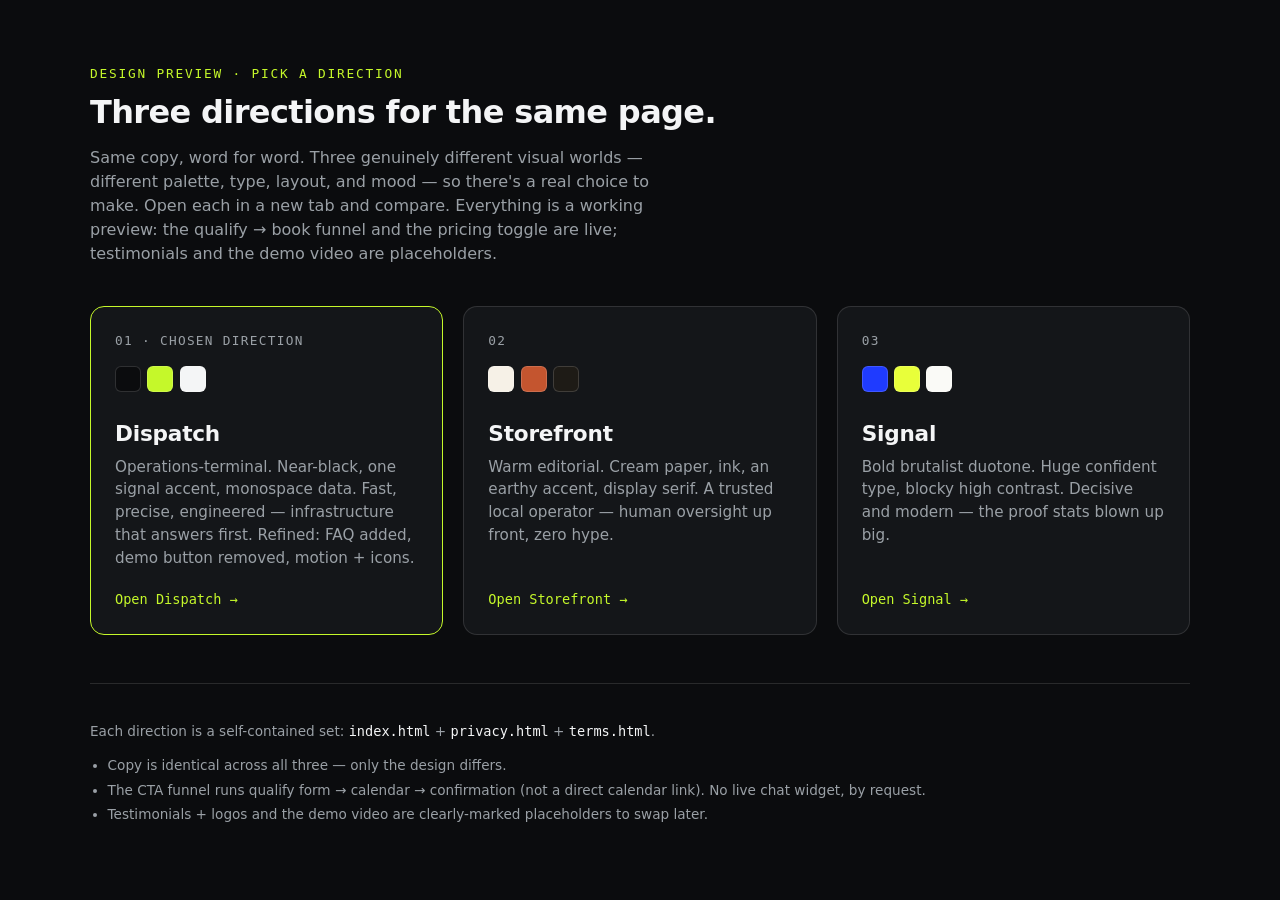
<file: designs/index.html>
<!DOCTYPE html>
<html lang="en">
<head>
<meta charset="utf-8">
<meta name="viewport" content="width=device-width, initial-scale=1">
<title>Design directions — choose one</title>
<meta name="description" content="Three distinct visual directions for the landing page. Open each and compare.">
<meta name="theme-color" content="#0b0c0e">
<style>
  :root{
    --bg:#0b0c0e; --panel:#141619; --line:rgba(255,255,255,.12);
    --text:#f4f5f6; --muted:#9aa0a6; --accent:#c5f82a;
    --font:ui-sans-serif,system-ui,-apple-system,"Segoe UI",Roboto,Helvetica,Arial,sans-serif;
    --mono:ui-monospace,SFMono-Regular,"JetBrains Mono",Menlo,Consolas,monospace;
  }
  *{box-sizing:border-box}
  html:focus-within{scroll-behavior:smooth}
  body{margin:0;background:var(--bg);color:var(--text);font-family:var(--font);
    line-height:1.5;-webkit-font-smoothing:antialiased;padding:clamp(1.25rem,5vw,4rem)}
  a{color:inherit}
  .skip{position:absolute;left:-9999px;top:0;background:var(--accent);color:#000;padding:.6rem 1rem;border-radius:6px}
  .skip:focus{left:1rem;top:1rem;z-index:10}
  header{max-width:1100px;margin:0 auto 2.5rem}
  .kicker{font-family:var(--mono);font-size:.8rem;letter-spacing:.14em;text-transform:uppercase;color:var(--accent);margin:0 0 .75rem}
  h1{font-size:clamp(1.9rem,1.2rem+3vw,3.2rem);line-height:1.08;margin:0 0 1rem;letter-spacing:-.02em}
  .lede{max-width:60ch;color:var(--muted);font-size:clamp(1rem,.95rem+.3vw,1.15rem);margin:0}
  main{max-width:1100px;margin:0 auto}
  .grid{display:grid;gap:1.25rem;grid-template-columns:1fr}
  @media(min-width:760px){.grid{grid-template-columns:repeat(3,1fr)}}
  .card{display:flex;flex-direction:column;background:var(--panel);border:1px solid var(--line);
    border-radius:14px;padding:1.5rem;text-decoration:none;transition:transform .2s ease,border-color .2s ease}
  .card:hover{transform:translateY(-4px);border-color:var(--accent)}
  .card:focus-visible{outline:3px solid var(--accent);outline-offset:3px}
  .num{font-family:var(--mono);font-size:.8rem;color:var(--muted);letter-spacing:.1em}
  .swatches{display:flex;gap:.4rem;margin:1rem 0}
  .sw{width:26px;height:26px;border-radius:6px;border:1px solid rgba(255,255,255,.15)}
  .card h2{font-size:1.35rem;margin:.6rem 0 .35rem;letter-spacing:-.01em}
  .card p{color:var(--muted);font-size:.95rem;margin:0 0 1.25rem}
  .open{margin-top:auto;font-family:var(--mono);font-size:.85rem;color:var(--accent)}
  .open::after{content:" \2192"}
  .a .sw:nth-child(1){background:#0b0c0e}.a .sw:nth-child(2){background:#c5f82a}.a .sw:nth-child(3){background:#f4f5f6}
  .b .sw:nth-child(1){background:#f6f1e7}.b .sw:nth-child(2){background:#c4552f}.b .sw:nth-child(3){background:#1e1b16}
  .c .sw:nth-child(1){background:#1f3bff}.c .sw:nth-child(2){background:#e8ff3a}.c .sw:nth-child(3){background:#fafaf7}
  footer{max-width:1100px;margin:3rem auto 0;color:var(--muted);font-size:.85rem;border-top:1px solid var(--line);padding-top:1.5rem}
  footer code{font-family:var(--mono);color:var(--text)}
  ul.notes{margin:.5rem 0 0;padding-left:1.1rem}ul.notes li{margin:.25rem 0}
  @media (prefers-reduced-motion: reduce){*{transition:none!important;scroll-behavior:auto!important}}
</style>
</head>
<body>
<a class="skip" href="#choose">Skip to the designs</a>
<header>
  <p class="kicker">Design preview · pick a direction</p>
  <h1>Three directions for the same page.</h1>
  <p class="lede">Same copy, word for word. Three genuinely different visual worlds — different palette, type, layout, and mood — so there's a real choice to make. Open each in a new tab and compare. Everything is a working preview: the qualify → book funnel and the pricing toggle are live; testimonials and the demo video are placeholders.</p>
</header>
<main id="choose">
  <div class="grid">
    <a class="card a" href="01-dispatch/index.html" style="border-color:var(--accent)">
      <span class="num">01 · CHOSEN DIRECTION</span>
      <div class="swatches" aria-hidden="true"><span class="sw"></span><span class="sw"></span><span class="sw"></span></div>
      <h2>Dispatch</h2>
      <p>Operations-terminal. Near-black, one signal accent, monospace data. Fast, precise, engineered — infrastructure that answers first. Refined: FAQ added, demo button removed, motion + icons.</p>
      <span class="open">Open Dispatch</span>
    </a>
    <a class="card b" href="02-storefront/index.html">
      <span class="num">02</span>
      <div class="swatches" aria-hidden="true"><span class="sw"></span><span class="sw"></span><span class="sw"></span></div>
      <h2>Storefront</h2>
      <p>Warm editorial. Cream paper, ink, an earthy accent, display serif. A trusted local operator — human oversight up front, zero hype.</p>
      <span class="open">Open Storefront</span>
    </a>
    <a class="card c" href="03-signal/index.html">
      <span class="num">03</span>
      <div class="swatches" aria-hidden="true"><span class="sw"></span><span class="sw"></span><span class="sw"></span></div>
      <h2>Signal</h2>
      <p>Bold brutalist duotone. Huge confident type, blocky high contrast. Decisive and modern — the proof stats blown up big.</p>
      <span class="open">Open Signal</span>
    </a>
  </div>
</main>
<footer>
  <p>Each direction is a self-contained set: <code>index.html</code> + <code>privacy.html</code> + <code>terms.html</code>.</p>
  <ul class="notes">
    <li>Copy is identical across all three — only the design differs.</li>
    <li>The CTA funnel runs qualify form → calendar → confirmation (not a direct calendar link). No live chat widget, by request.</li>
    <li>Testimonials + logos and the demo video are clearly-marked placeholders to swap later.</li>
  </ul>
</footer>
</body>
</html>
</file>
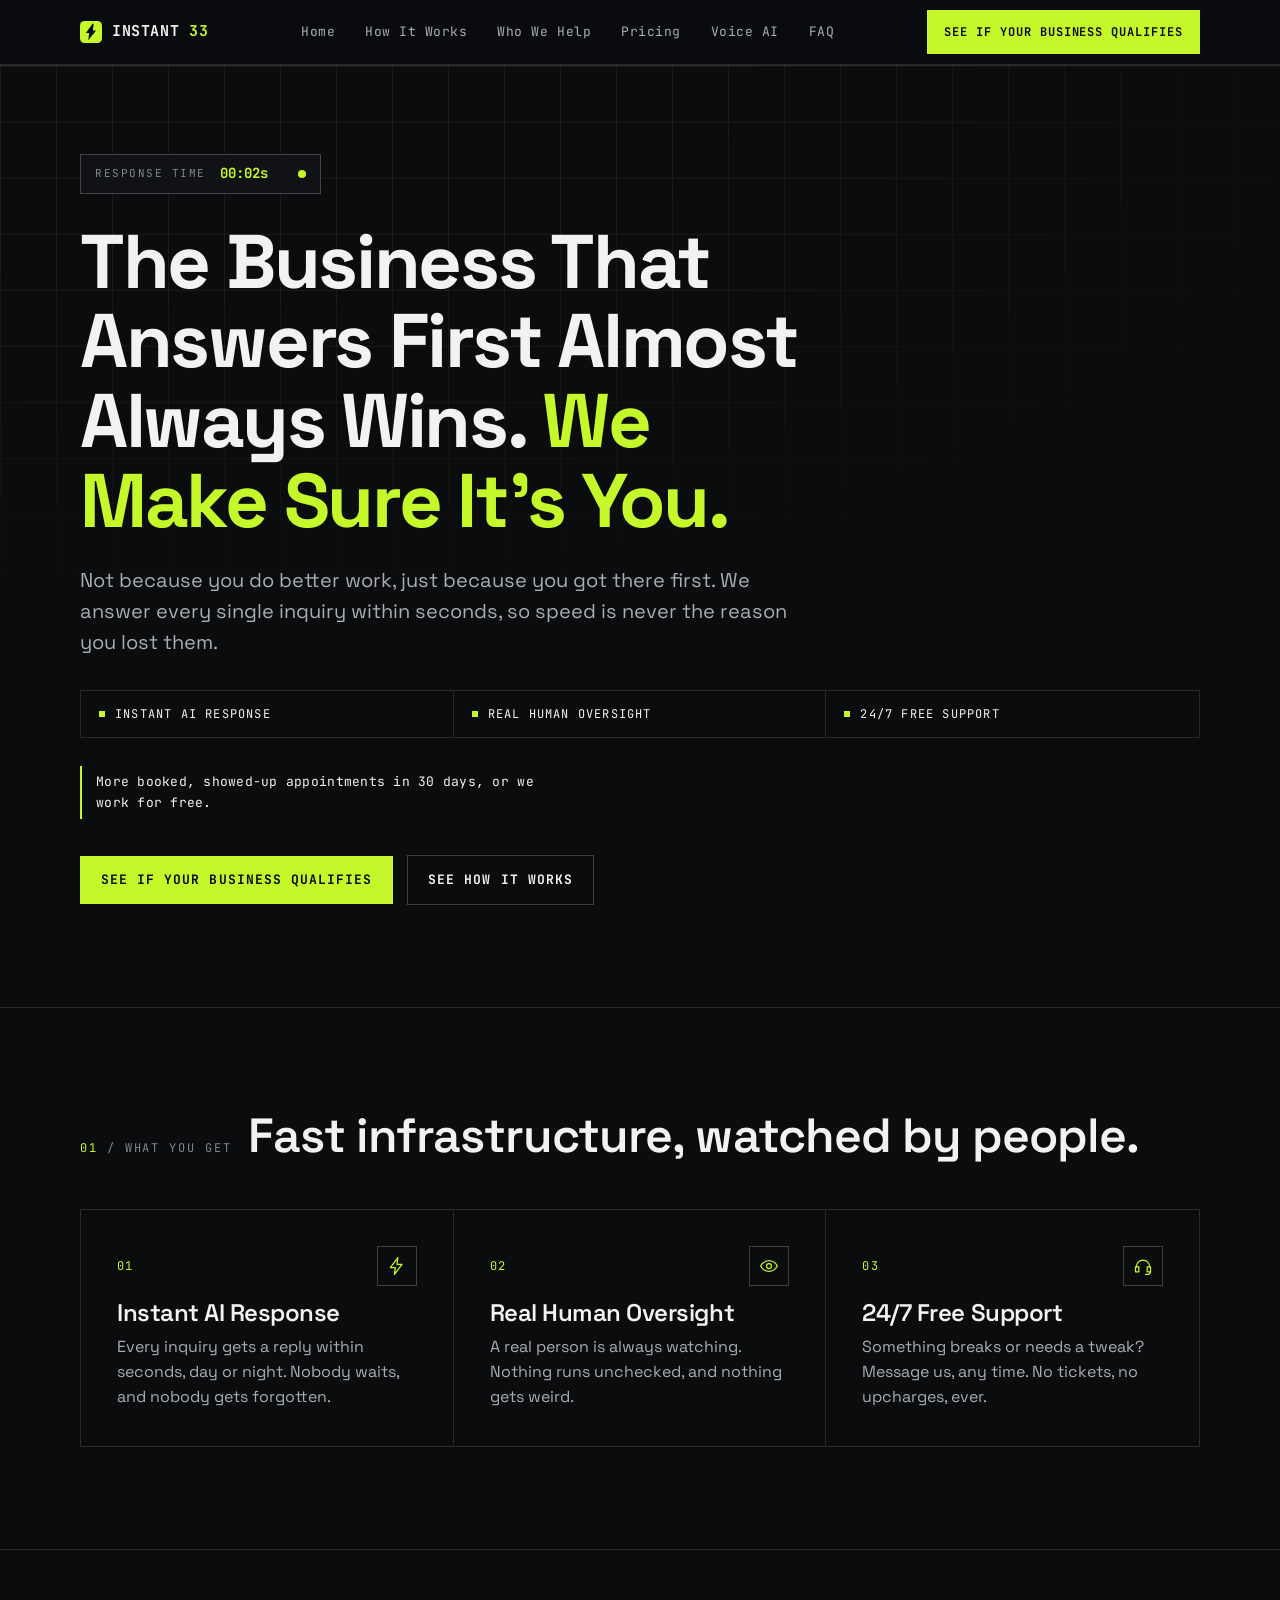
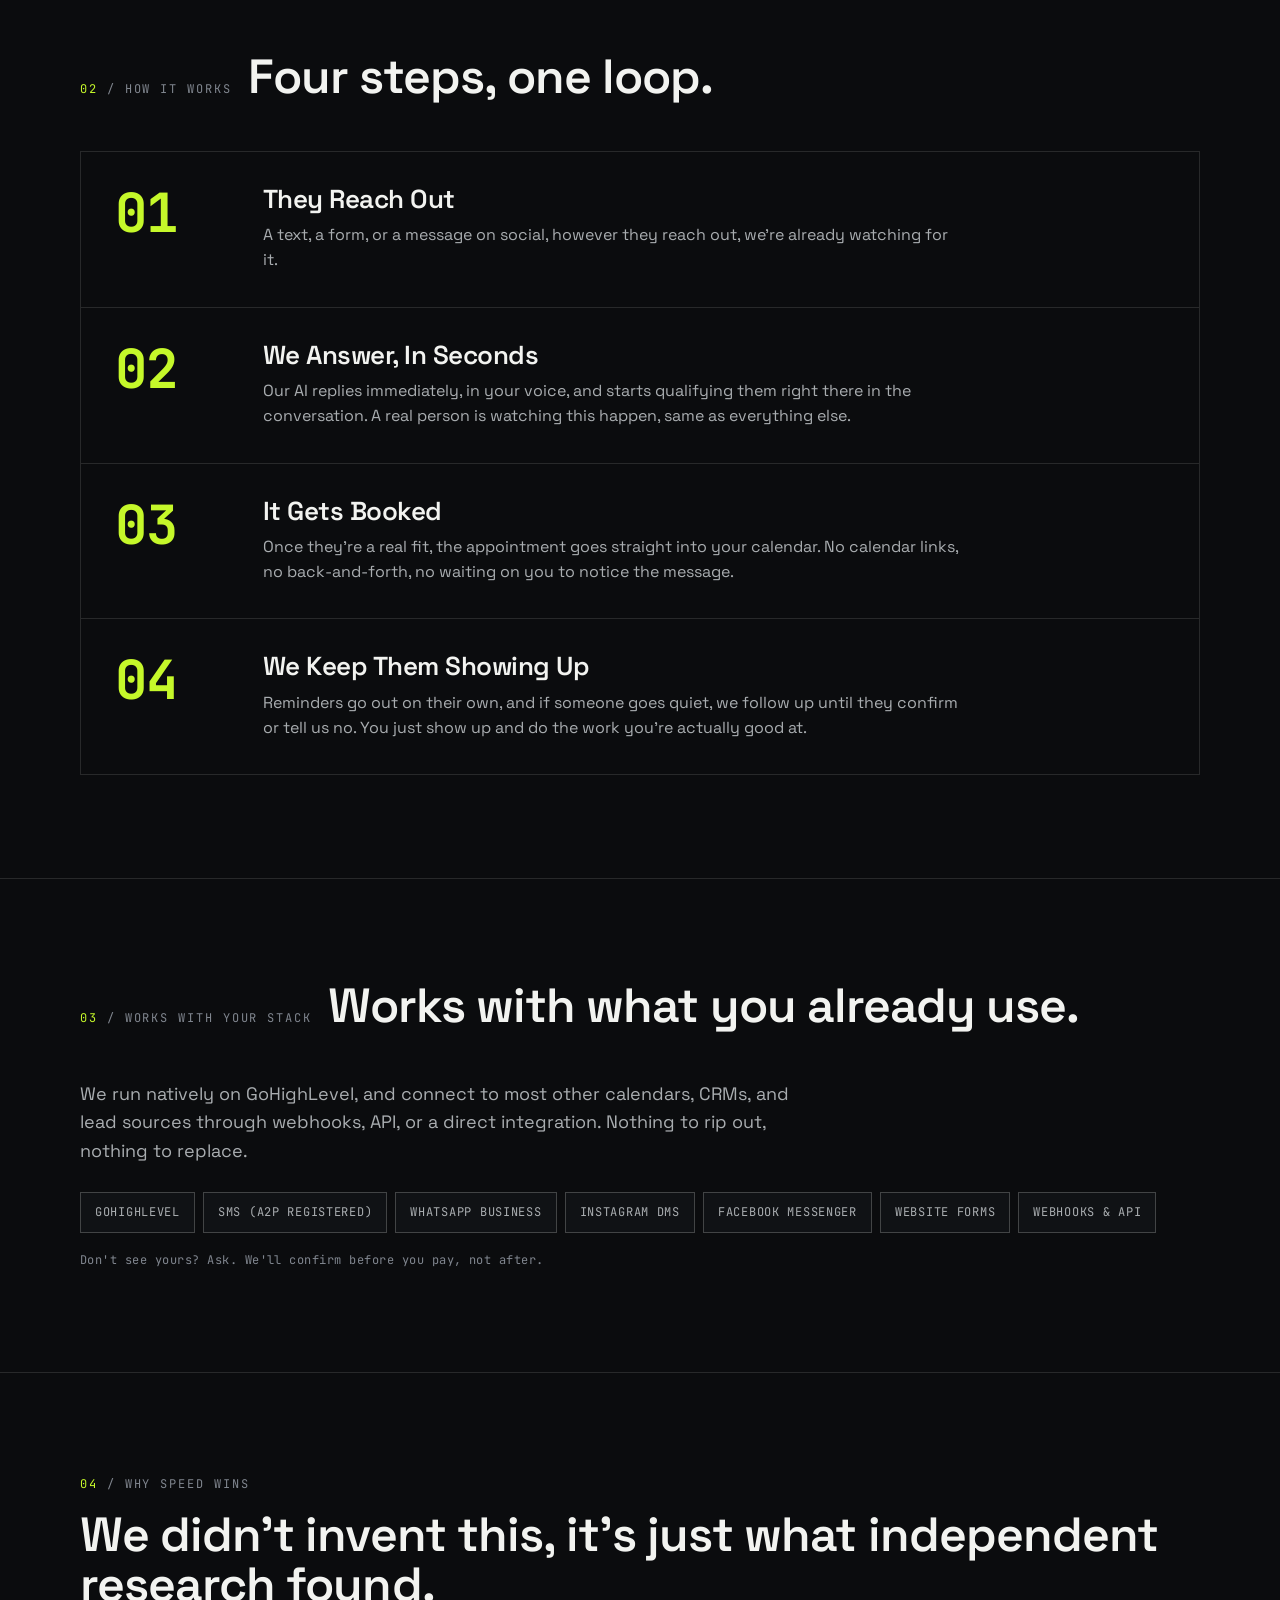
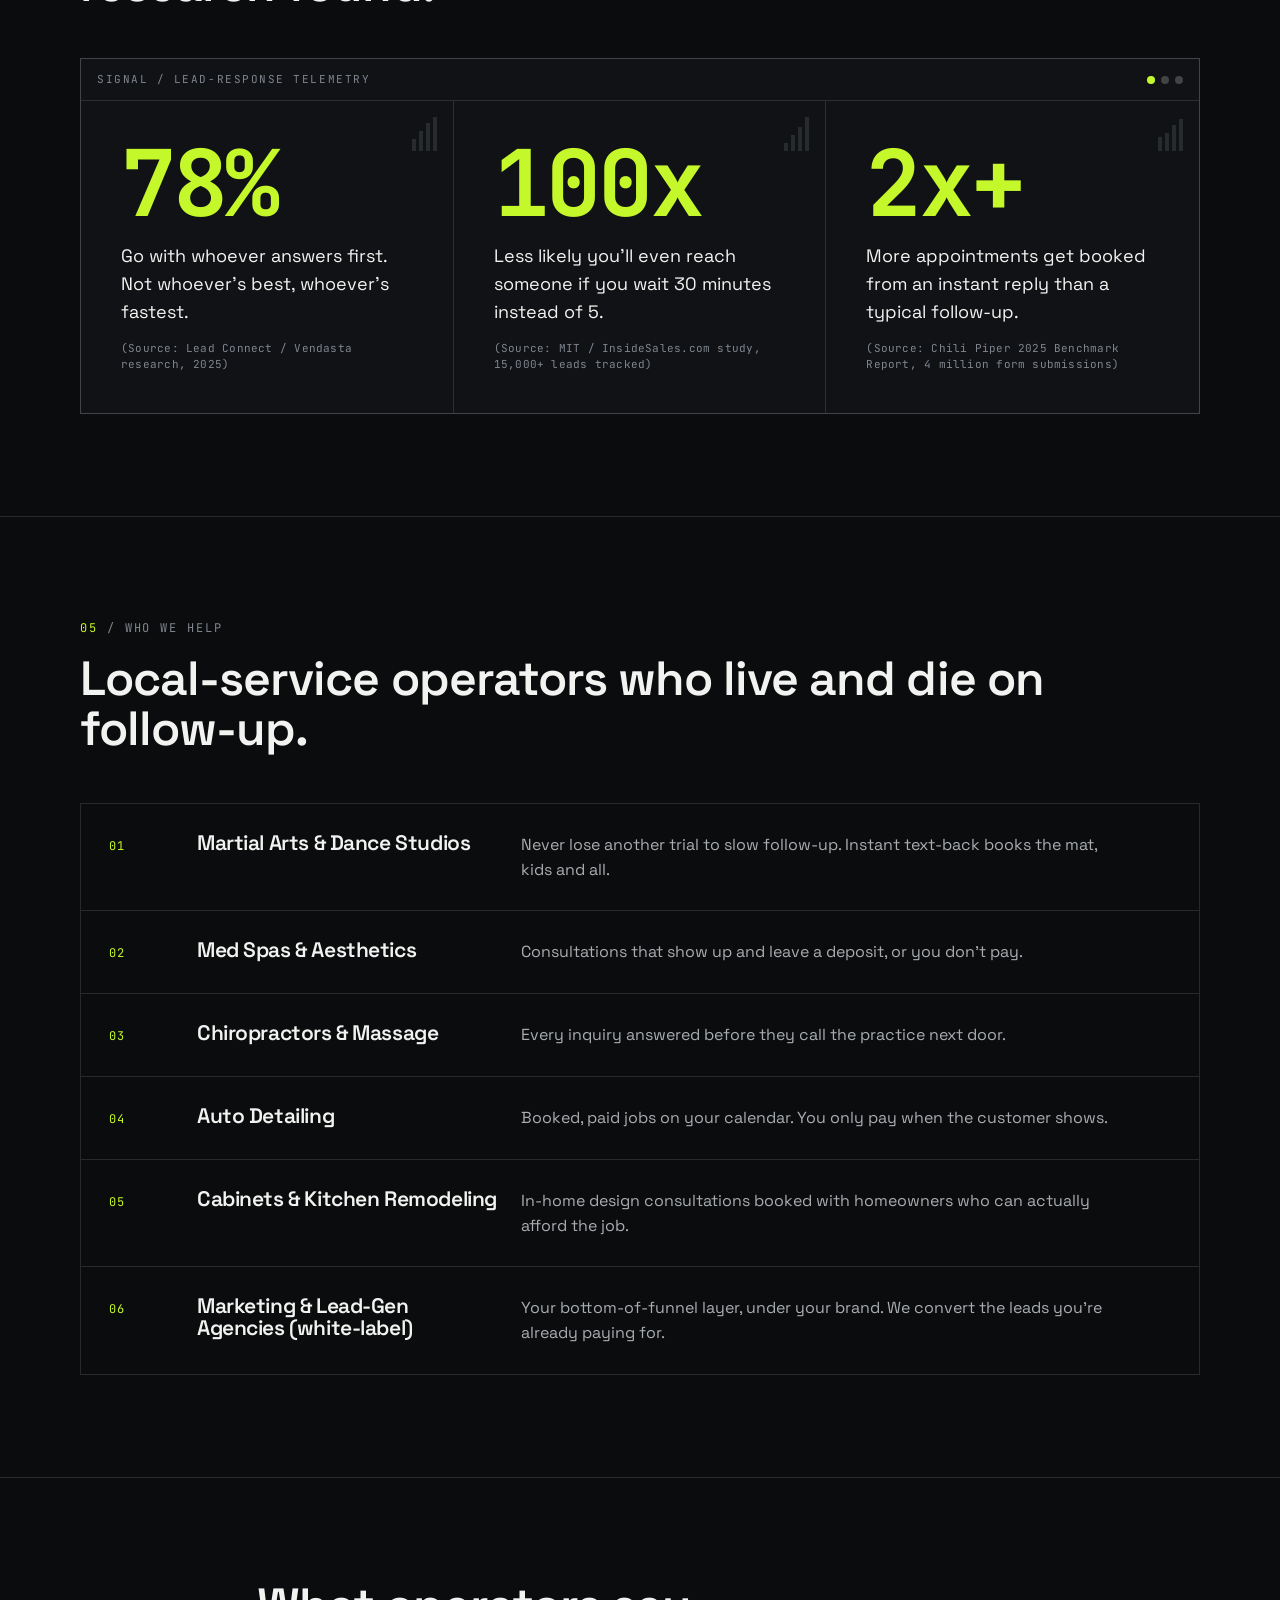
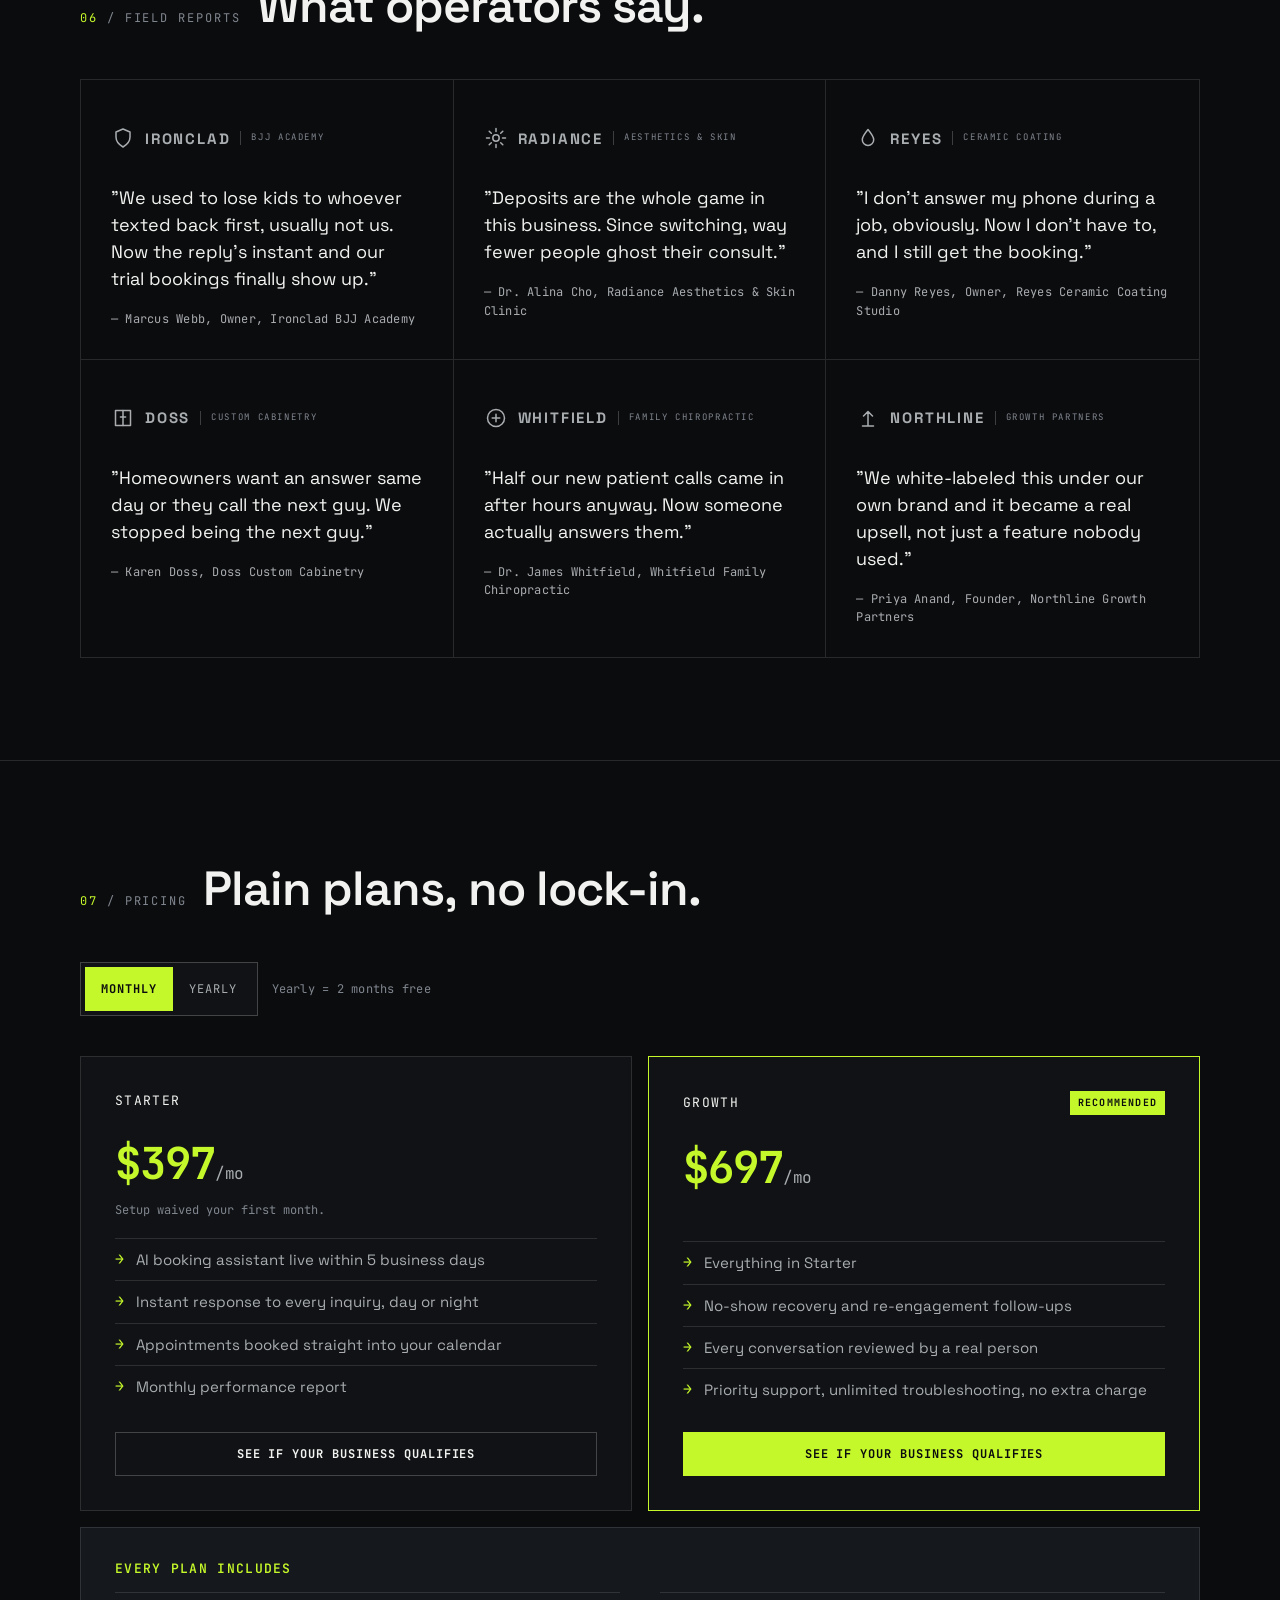
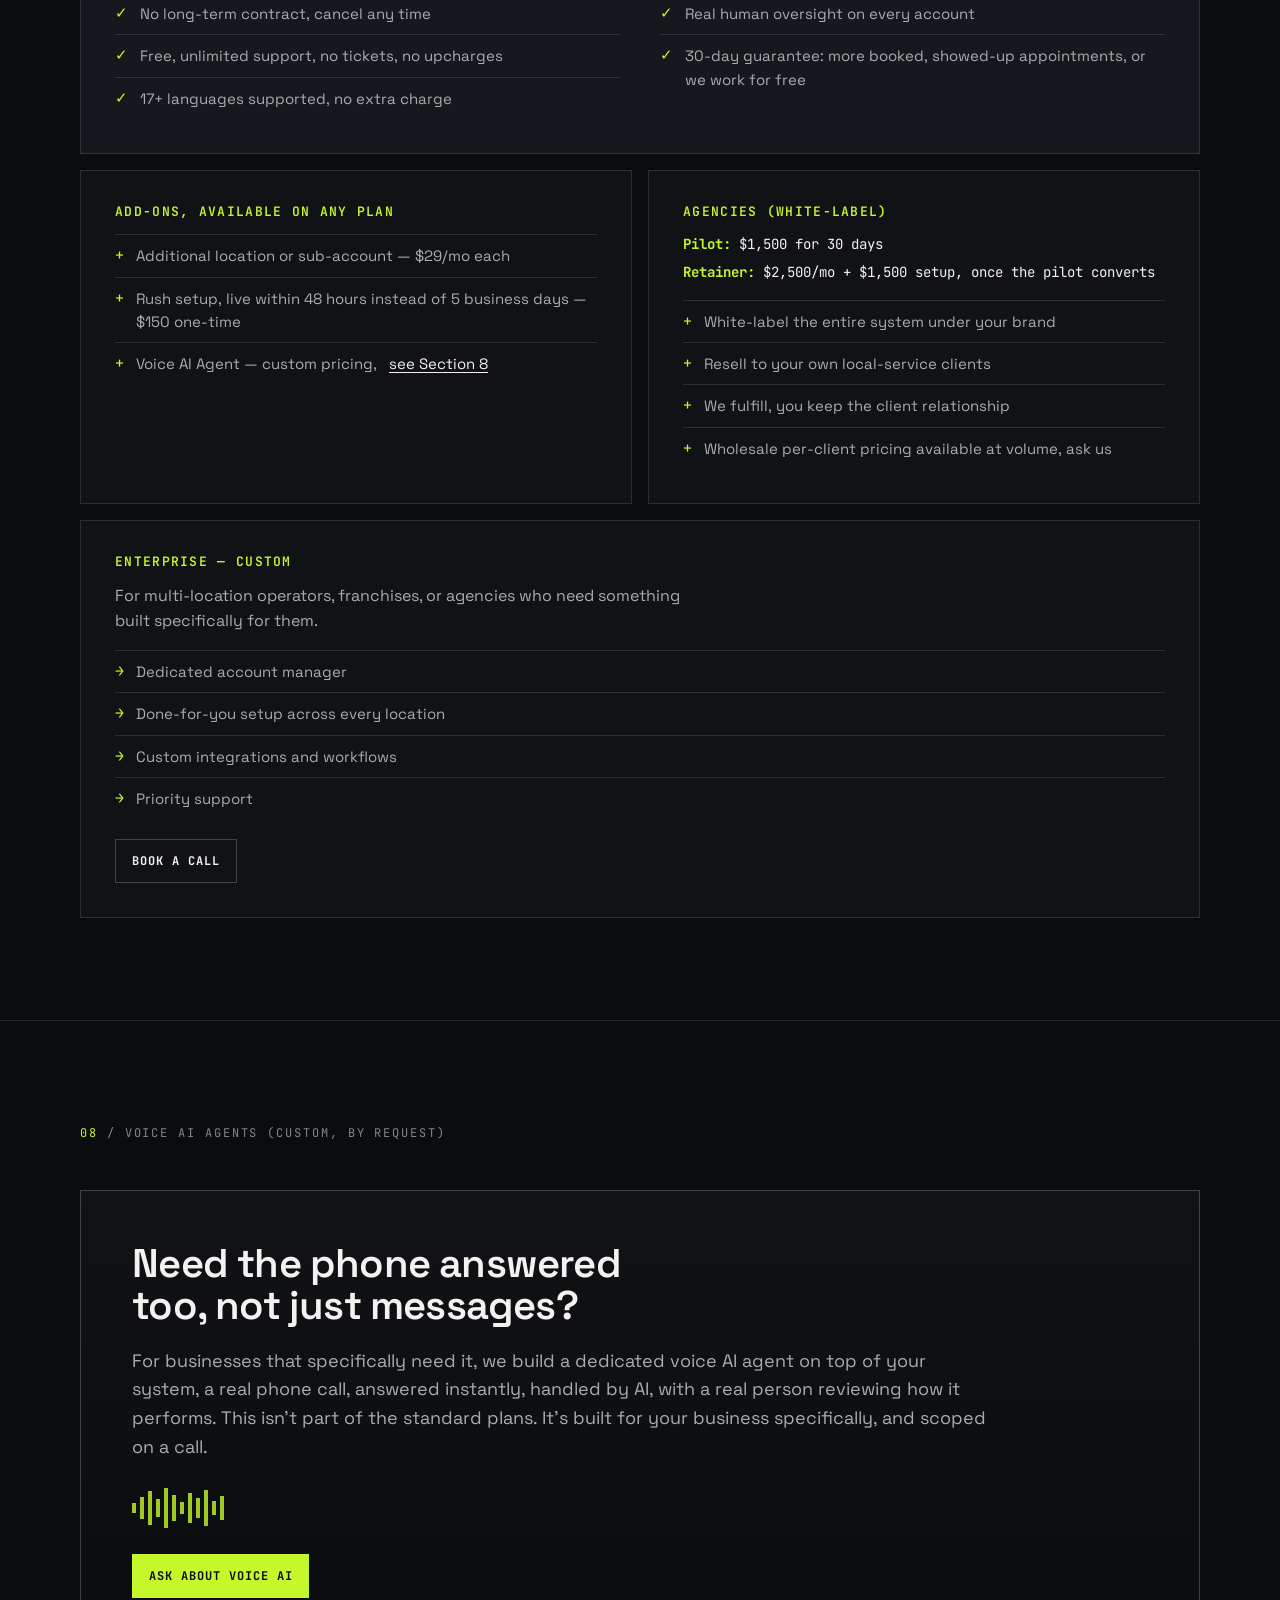
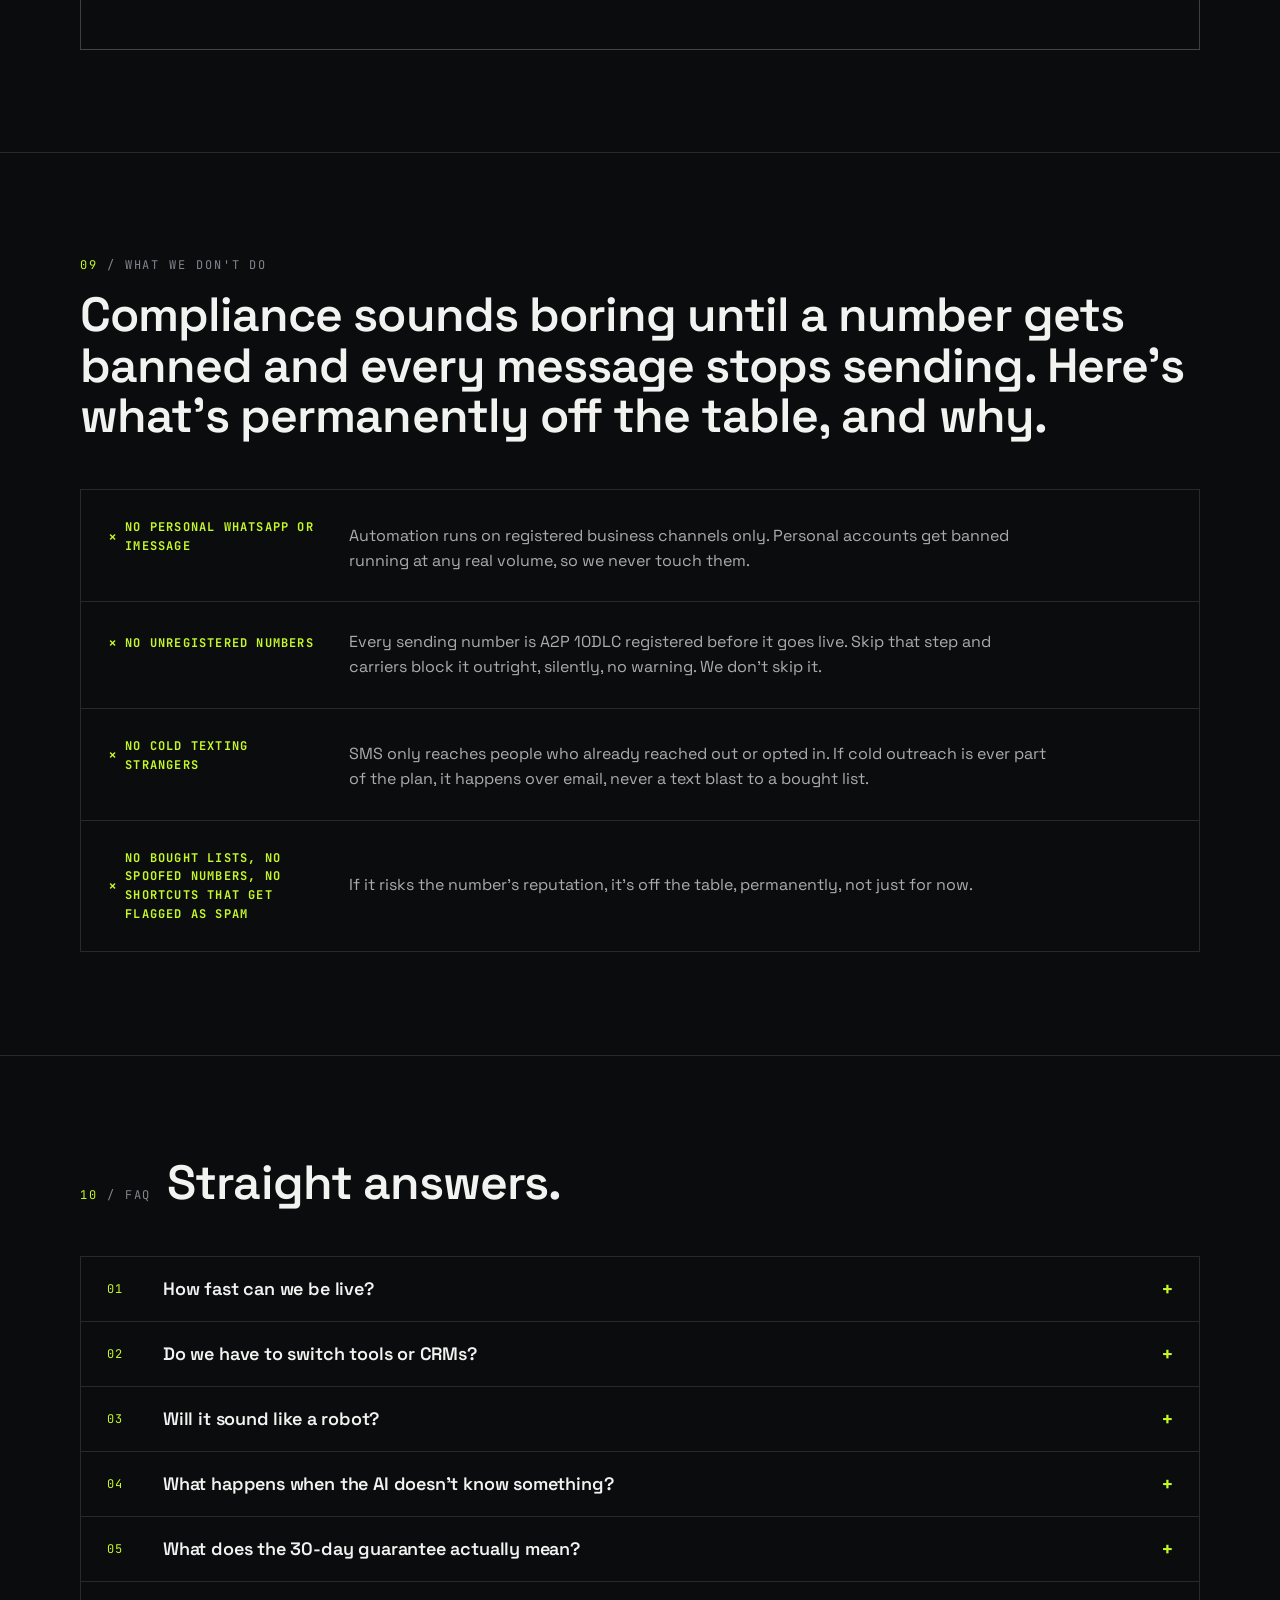
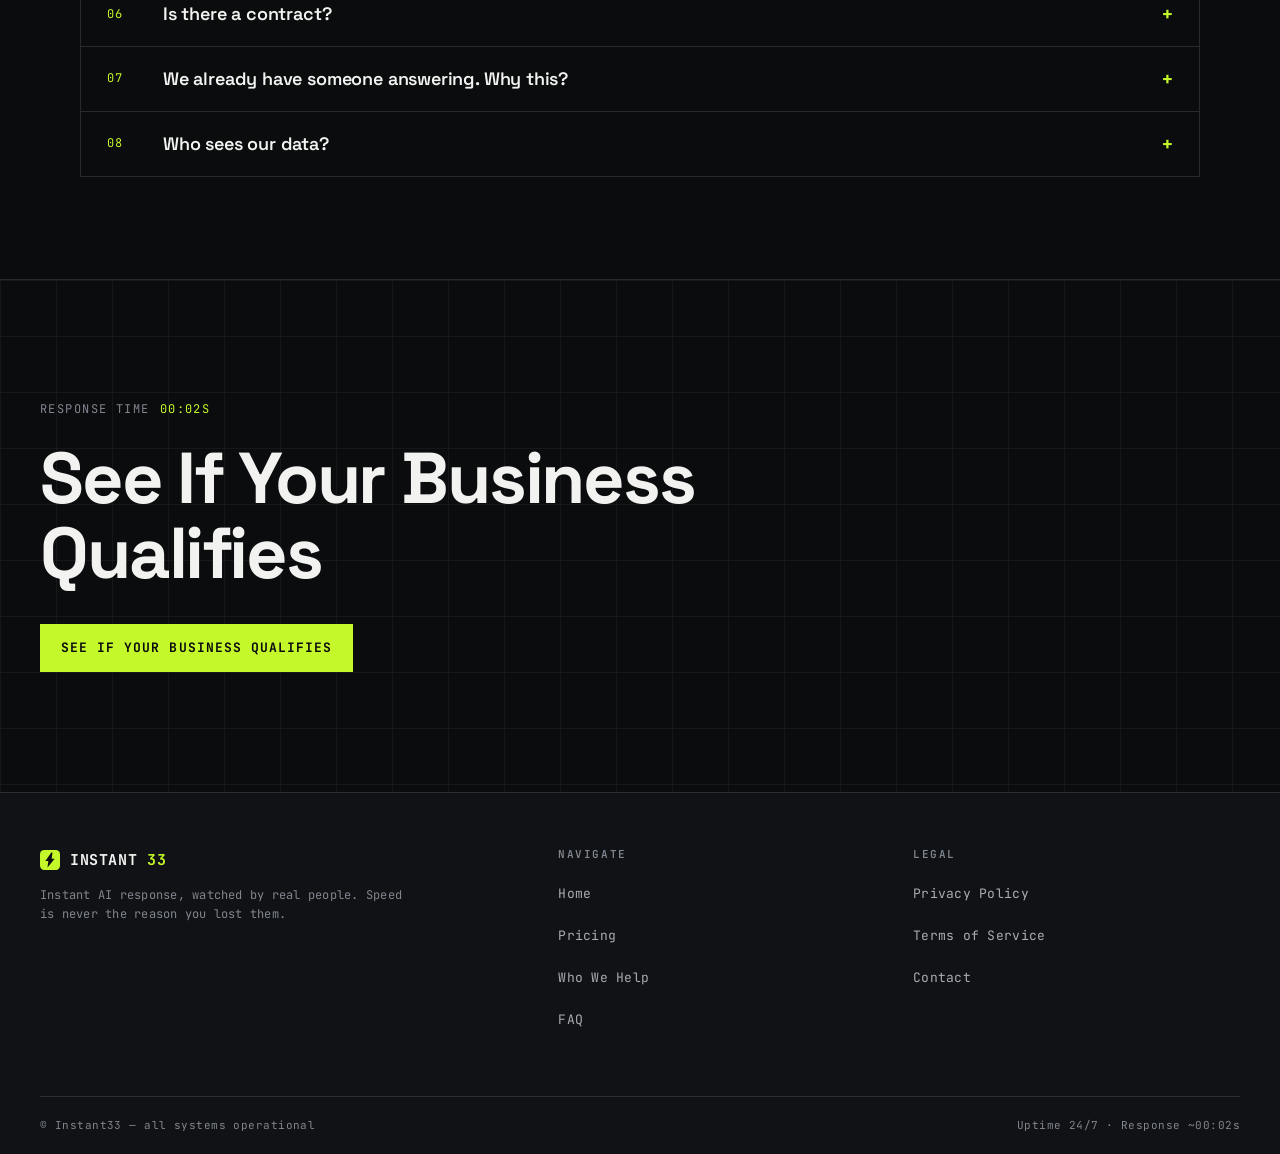
<file: designs/01-dispatch/index.html>
<!DOCTYPE html>
<html lang="en">
<head>
<meta charset="utf-8">
<meta name="viewport" content="width=device-width, initial-scale=1">
<title>Instant33 — Answer First, Win More</title>
<meta name="description" content="We answer every inquiry within seconds so speed is never the reason you lost the lead. Instant AI response with real human oversight. More booked, showed-up appointments in 30 days, or we work for free.">
<meta name="theme-color" content="#0B0C0E">
<!-- Google tag (gtag.js) -->
<script async src="https://www.googletagmanager.com/gtag/js?id=G-95TQKGDL1Y"></script>
<script>
  window.dataLayer = window.dataLayer || [];
  function gtag(){dataLayer.push(arguments);}
  gtag('js', new Date());
  gtag('config', 'G-95TQKGDL1Y');
</script>
<link rel="canonical" href="https://instant33.com/">
<meta property="og:type" content="website">
<meta property="og:url" content="https://instant33.com/">
<meta property="og:site_name" content="Instant33">
<meta property="og:title" content="Instant33 — Answer First, Win More">
<meta property="og:description" content="We answer every inquiry within seconds so speed is never the reason you lost the lead. Instant AI response with real human oversight. More booked, showed-up appointments in 30 days, or we work for free.">
<meta property="og:image" content="https://instant33.com/og-image.png">
<meta property="og:image:width" content="1200">
<meta property="og:image:height" content="630">
<meta name="twitter:card" content="summary_large_image">
<meta name="twitter:title" content="Instant33 — Answer First, Win More">
<meta name="twitter:description" content="We answer every inquiry within seconds so speed is never the reason you lost the lead. Instant AI response with real human oversight. More booked, showed-up appointments in 30 days, or we work for free.">
<meta name="twitter:image" content="https://instant33.com/og-image.png">
<link rel="preconnect" href="https://fonts.googleapis.com">
<link rel="preconnect" href="https://fonts.gstatic.com" crossorigin>
<link rel="preload" as="style" href="https://fonts.googleapis.com/css2?family=JetBrains+Mono:wght@400;700&family=Space+Grotesk:wght@400;600;700&display=swap">
<link href="https://fonts.googleapis.com/css2?family=JetBrains+Mono:wght@400;700&family=Space+Grotesk:wght@400;600;700&display=swap" rel="stylesheet" media="print" onload="this.media='all'">
<noscript><link href="https://fonts.googleapis.com/css2?family=JetBrains+Mono:wght@400;700&family=Space+Grotesk:wght@400;600;700&display=swap" rel="stylesheet"></noscript>
<link rel="icon" href="data:image/svg+xml,%3Csvg xmlns='http://www.w3.org/2000/svg' viewBox='0 0 24 24'%3E%3Crect width='24' height='24' rx='5' fill='%23C5F82A'/%3E%3Cpath d='M13.6 3 L6.4 13.2 H10 L9 21 L17.6 10.4 H14 L15 3 Z' fill='%230B0C0E'/%3E%3C/svg%3E">
<link rel="apple-touch-icon" href="/apple-touch-icon.png">
<link rel="manifest" href="/site.webmanifest">
<style>
/* metric-tuned local fallbacks — keep text width stable while webfonts load (less CLS) */
@font-face{font-family:"Space Grotesk Fallback";src:local("Arial"),local("Helvetica");size-adjust:103%;ascent-override:99%;descent-override:25%;line-gap-override:0%}
@font-face{font-family:"JetBrains Mono Fallback";src:local("Courier New");size-adjust:105%;ascent-override:101%;descent-override:26%;line-gap-override:0%}
:root{
  --canvas:#0B0C0E;
  --panel:#101215;
  --panel-2:#15181C;
  --ink:#F2F3F0;
  --ink-dim:#A9ADB0;
  --ink-faint:#80868F;
  --accent:#C5F82A;
  --accent-ink:#0B0C0E;
  --line:rgba(242,243,240,0.12);
  --line-strong:rgba(242,243,240,0.22);
  --mono:"JetBrains Mono","JetBrains Mono Fallback",ui-monospace,SFMono-Regular,Menlo,Consolas,monospace;
  --grot:"Space Grotesk","Space Grotesk Fallback",-apple-system,BlinkMacSystemFont,"Segoe UI",Roboto,sans-serif;
  --maxw:1200px;
  --pad:clamp(16px,4vw,40px);
}
*{box-sizing:border-box}
html{-webkit-text-size-adjust:100%;scroll-padding-top:84px}
@media(prefers-reduced-motion:no-preference){html{scroll-behavior:smooth}}
::selection{background:var(--accent);color:var(--accent-ink)}
body{
  margin:0;
  background:var(--canvas);
  color:var(--ink);
  font-family:var(--grot);
  font-size:16px;
  line-height:1.55;
  -webkit-font-smoothing:antialiased;
  text-rendering:optimizeLegibility;
  overflow-x:hidden;
}
img,svg{max-width:100%;display:block}
a{color:inherit;text-decoration:none}
h1,h2,h3,h4{margin:0;font-family:var(--grot);font-weight:600;line-height:1.05;letter-spacing:-0.02em}
p{margin:0}
ul{margin:0;padding:0;list-style:none}
button{font-family:inherit}

/* skip link */
.skip{position:absolute;left:-9999px;top:0;z-index:200;background:var(--accent);color:var(--accent-ink);padding:12px 18px;font-family:var(--mono);font-weight:700;font-size:13px;text-transform:uppercase;letter-spacing:0.08em}
.skip:focus{left:12px;top:12px}

:focus-visible{outline:2px solid var(--accent);outline-offset:2px}

.wrap{max-width:var(--maxw);margin:0 auto;padding-left:var(--pad);padding-right:var(--pad)}

/* mono micro-labels */
.mono{font-family:var(--mono)}
.eyebrow{font-family:var(--mono);font-size:12px;font-weight:400;text-transform:uppercase;letter-spacing:0.16em;color:var(--ink-faint)}
.eyebrow .idx{color:var(--accent)}
.tick{font-family:var(--mono);font-variant-numeric:tabular-nums;font-feature-settings:"tnum"}

/* section frame */
section{border-top:1px solid var(--line)}
.sec-pad{padding-top:clamp(56px,8vw,104px);padding-bottom:clamp(56px,8vw,104px)}
.sec-head{display:flex;align-items:baseline;gap:16px;flex-wrap:wrap;margin-bottom:clamp(28px,4vw,48px)}
.sec-head h2{font-size:clamp(28px,5vw,48px)}

/* header */
.site-header{position:sticky;top:0;z-index:100;background:rgba(11,12,14,0.86);backdrop-filter:blur(10px);border-bottom:1px solid var(--line)}
.hbar{display:flex;align-items:center;justify-content:space-between;gap:16px;height:64px}
.brand{display:flex;align-items:center;gap:10px;font-family:var(--mono);font-weight:700;font-size:15px;letter-spacing:0.04em}
.brand .sub{color:var(--ink-faint);font-weight:400}
.brand .n,.fb-name .n{color:var(--accent)}
.nav-desk{display:none;align-items:center;gap:6px}
.nav-desk a{font-family:var(--mono);font-size:13px;letter-spacing:0.04em;color:var(--ink-dim);padding:10px 12px;min-height:44px;display:flex;align-items:center}
.nav-desk a:hover{color:var(--ink)}
.hcta{display:none}
.btn{
  display:inline-flex;align-items:center;justify-content:center;gap:10px;
  font-family:var(--mono);font-weight:700;font-size:13px;text-transform:uppercase;letter-spacing:0.08em;
  padding:14px 20px;min-height:48px;border:1px solid var(--accent);background:var(--accent);color:var(--accent-ink);
  cursor:pointer;transition:transform .12s ease,background .12s ease;
}
.btn:hover{background:#d4ff45}
.btn:active{transform:translateY(1px)}
.btn.ghost{background:transparent;color:var(--ink);border-color:var(--line-strong)}
.btn.ghost:hover{border-color:var(--accent);color:var(--accent)}
.btn.sm{padding:11px 16px;min-height:44px;font-size:12px}
.btn.block{width:100%}

/* hamburger */
.burger{display:inline-flex;flex-direction:column;justify-content:center;gap:5px;width:48px;height:48px;background:transparent;border:1px solid var(--line-strong);cursor:pointer;padding:0}
.burger span{width:20px;height:2px;background:var(--ink);margin:0 auto;transition:.2s}
.burger[aria-expanded="true"] span:nth-child(1){transform:translateY(7px) rotate(45deg)}
.burger[aria-expanded="true"] span:nth-child(2){opacity:0}
.burger[aria-expanded="true"] span:nth-child(3){transform:translateY(-7px) rotate(-45deg)}
.nav-mobile{display:none;border-top:1px solid var(--line);background:var(--panel)}
.nav-mobile.open{display:block}
.nav-mobile a{display:flex;align-items:center;min-height:52px;padding:0 var(--pad);font-family:var(--mono);font-size:14px;letter-spacing:0.04em;color:var(--ink-dim);border-bottom:1px solid var(--line)}
.nav-mobile a:hover{color:var(--ink)}

@media(min-width:1100px){
  .nav-desk{display:flex}
  .hcta{display:inline-flex}
  .burger{display:none}
}

/* HERO */
.hero{position:relative;overflow:hidden}
.hero-grid-bg{position:absolute;inset:0;background-image:linear-gradient(var(--line) 1px,transparent 1px),linear-gradient(90deg,var(--line) 1px,transparent 1px);background-size:56px 56px;opacity:.5;-webkit-mask-image:radial-gradient(120% 80% at 20% 0%,#000 30%,transparent 75%);mask-image:radial-gradient(120% 80% at 20% 0%,#000 30%,transparent 75%);pointer-events:none}
.hero-inner{position:relative;padding-top:clamp(48px,7vw,88px);padding-bottom:clamp(56px,8vw,104px)}
.readout{display:inline-flex;align-items:center;gap:14px;border:1px solid var(--line-strong);padding:8px 14px;margin-bottom:28px;background:var(--panel)}
.readout .lbl{font-family:var(--mono);font-size:11px;text-transform:uppercase;letter-spacing:0.14em;color:var(--ink-faint)}
.readout .val{font-family:var(--mono);font-weight:700;font-size:14px;color:var(--accent);font-variant-numeric:tabular-nums;min-width:8ch}
.readout .pulse{width:8px;height:8px;border-radius:50%;background:var(--accent);animation:pulse 2s ease-in-out infinite}
@keyframes pulse{0%,100%{opacity:.35}50%{opacity:1}}
.hero h1{font-size:clamp(34px,7.2vw,76px);font-weight:700;letter-spacing:-0.03em;max-width:15ch}
.hero h1 .hl{color:var(--accent)}
.hero .sub{margin-top:24px;font-size:clamp(16px,2.1vw,20px);color:var(--ink-dim);max-width:56ch;line-height:1.55}
.strip{display:flex;flex-wrap:wrap;gap:0;margin-top:32px;border:1px solid var(--line)}
.strip .cell{flex:1 1 180px;padding:14px 18px;font-family:var(--mono);font-size:12px;text-transform:uppercase;letter-spacing:0.1em;color:var(--ink);border-right:1px solid var(--line);display:flex;align-items:center;gap:10px}
.strip .cell:last-child{border-right:0}
.strip .cell::before{content:"";width:6px;height:6px;background:var(--accent);flex:0 0 auto}
.guarantee{margin-top:28px;display:flex;gap:12px;align-items:flex-start;font-family:var(--mono);font-size:13px;letter-spacing:0.02em;color:var(--ink);border-left:2px solid var(--accent);padding:6px 0 6px 14px;max-width:60ch}
.hero-cta{margin-top:36px;display:flex;flex-wrap:wrap;gap:14px;align-items:center}

/* WHAT YOU GET (sec2) */
.grid-3{display:grid;grid-template-columns:1fr;border:1px solid var(--line)}
.grid-3 .item{padding:clamp(24px,4vw,36px);border-bottom:1px solid var(--line)}
.grid-3 .item:last-child{border-bottom:0}
.item .num{font-family:var(--mono);font-size:12px;color:var(--accent);letter-spacing:0.1em}
.item h3{font-size:clamp(19px,2.4vw,24px);margin:14px 0 10px}
.item p{color:var(--ink-dim);max-width:44ch}
@media(min-width:820px){
  .grid-3{grid-template-columns:repeat(3,1fr)}
  .grid-3 .item{border-bottom:0;border-right:1px solid var(--line)}
  .grid-3 .item:last-child{border-right:0}
}

/* HOW IT WORKS (sec3) */
.steps{border:1px solid var(--line)}
.step{display:grid;grid-template-columns:1fr;gap:8px 28px;padding:clamp(22px,3.5vw,34px);border-bottom:1px solid var(--line)}
.step:last-child{border-bottom:0}
.step .sidx{font-family:var(--mono);font-weight:700;font-size:clamp(28px,6vw,54px);color:var(--accent);line-height:1;letter-spacing:-0.02em}
.step .sbody h3{font-size:clamp(19px,2.6vw,26px);margin-bottom:10px}
.step .sbody p{color:var(--ink-dim);max-width:70ch}
@media(min-width:720px){
  .step{grid-template-columns:120px 1fr;align-items:start}
}

/* WHY SPEED WINS — telemetry dashboard (sec4) */
.telemetry{border:1px solid var(--line-strong);background:var(--panel)}
.tel-top{display:flex;align-items:center;justify-content:space-between;gap:12px;padding:12px 16px;border-bottom:1px solid var(--line);font-family:var(--mono);font-size:11px;text-transform:uppercase;letter-spacing:0.14em;color:var(--ink-faint)}
.tel-top .dots{display:flex;gap:6px}
.tel-top .dots i{width:8px;height:8px;border-radius:50%;background:var(--line-strong);display:inline-block}
.tel-top .dots i:first-child{background:var(--accent)}
.tel-grid{display:grid;grid-template-columns:1fr}
.tel-cell{padding:clamp(26px,4vw,40px);border-bottom:1px solid var(--line);position:relative}
.tel-cell:last-child{border-bottom:0}
.tel-cell .fig{font-family:var(--mono);font-weight:700;font-size:clamp(48px,10vw,92px);line-height:0.92;letter-spacing:-0.03em;color:var(--accent);font-variant-numeric:tabular-nums}
.tel-cell .desc{margin-top:16px;color:var(--ink);font-size:clamp(15px,1.9vw,18px);max-width:34ch}
.tel-cell .src{margin-top:14px;font-family:var(--mono);font-size:11px;color:var(--ink-faint);letter-spacing:0.02em;line-height:1.5}
.tel-cell .bars{position:absolute;right:16px;top:16px;display:flex;gap:3px;align-items:flex-end;height:34px;opacity:.5}
.tel-cell .bars span{width:4px;background:var(--line-strong);display:block}
@media(min-width:820px){
  .tel-grid{grid-template-columns:repeat(3,1fr)}
  .tel-cell{border-bottom:0;border-right:1px solid var(--line)}
  .tel-cell:last-child{border-right:0}
}

/* WHO WE HELP (sec5) */
.verticals{border:1px solid var(--line);display:grid;grid-template-columns:1fr}
.vrow{display:grid;grid-template-columns:1fr;gap:6px 24px;padding:clamp(20px,3vw,28px);border-bottom:1px solid var(--line)}
.vrow:last-child{border-bottom:0}
.vrow .vidx{font-family:var(--mono);font-size:12px;color:var(--accent);letter-spacing:0.1em}
.vrow h3{font-size:clamp(17px,2.2vw,21px)}
.vrow p{color:var(--ink-dim);max-width:60ch}
@media(min-width:720px){
  .vrow{grid-template-columns:64px 300px 1fr;align-items:baseline}
}

/* TESTIMONIALS (sec6) */
.tgrid{display:grid;grid-template-columns:1fr;gap:0;border:1px solid var(--line)}
.tcell{padding:clamp(22px,3vw,30px);border-bottom:1px solid var(--line);display:flex;flex-direction:column;gap:18px}
.tcell:last-child{border-bottom:0}
.tcell blockquote{margin:0;font-size:clamp(15px,1.9vw,18px);color:var(--ink);line-height:1.5}
.tcell cite{font-style:normal;font-family:var(--mono);font-size:12px;color:var(--ink-dim);letter-spacing:0.02em}
@media(min-width:720px){
  .tgrid{grid-template-columns:repeat(2,1fr)}
  .tcell{border-right:1px solid var(--line)}
  .tcell:nth-child(2n){border-right:0}
  .tcell:nth-last-child(-n+2){border-bottom:0}
}
@media(min-width:1024px){
  .tgrid{grid-template-columns:repeat(3,1fr)}
  .tcell:nth-child(2n){border-right:1px solid var(--line)}
  .tcell:nth-child(3n){border-right:0}
  .tcell:nth-last-child(-n+3){border-bottom:0}
}

/* PRICING (sec7) */
.toggle-row{display:flex;align-items:center;gap:14px;margin-bottom:clamp(28px,4vw,40px);flex-wrap:wrap}
.billtog{display:inline-flex;border:1px solid var(--line-strong);padding:4px;background:var(--panel)}
.billtog button{font-family:var(--mono);font-size:12px;text-transform:uppercase;letter-spacing:0.08em;padding:10px 16px;min-height:44px;background:transparent;color:var(--ink-dim);border:0;cursor:pointer}
.billtog button[aria-pressed="true"]{background:var(--accent);color:var(--accent-ink);font-weight:700}
.tog-note{font-family:var(--mono);font-size:12px;color:var(--ink-faint);letter-spacing:0.02em}
.plans{display:grid;grid-template-columns:1fr;gap:16px}
@media(min-width:820px){.plans{grid-template-columns:1fr 1fr}}
.plan{border:1px solid var(--line);background:var(--panel);padding:clamp(24px,3.5vw,34px);display:flex;flex-direction:column}
.plan.feature{border-color:var(--accent)}
.plan .ptag{display:flex;align-items:center;justify-content:space-between;gap:10px}
.plan .pname{font-family:var(--mono);font-size:13px;text-transform:uppercase;letter-spacing:0.1em;color:var(--ink)}
.plan .pflag{font-family:var(--mono);font-size:10px;text-transform:uppercase;letter-spacing:0.12em;color:var(--accent-ink);background:var(--accent);padding:4px 8px;font-weight:700}
.plan .price{margin:18px 0 4px;font-family:var(--mono);font-weight:700;font-size:clamp(30px,5vw,44px);letter-spacing:-0.02em;color:var(--accent);font-variant-numeric:tabular-nums}
.plan .price .per{font-size:16px;color:var(--ink-dim);font-weight:400}
.plan .pnote{font-family:var(--mono);font-size:12px;color:var(--ink-faint);margin-bottom:18px}
.plan ul li{display:flex;gap:12px;padding:9px 0;border-top:1px solid var(--line);color:var(--ink-dim);font-size:15px}
.plan ul li::before{content:"→";color:var(--accent);font-family:var(--mono);flex:0 0 auto}
.include{border:1px solid var(--line);background:var(--panel-2);padding:clamp(24px,3.5vw,34px);margin-top:16px}
.include h3, .addons h3, .agencies h3, .enterprise h3{font-family:var(--mono);font-size:13px;text-transform:uppercase;letter-spacing:0.1em;color:var(--accent);margin-bottom:16px}
.include ul{columns:1}
.include ul li{display:flex;gap:12px;padding:9px 0;border-top:1px solid var(--line);color:var(--ink-dim);font-size:15px}
.include ul li::before{content:"✓";color:var(--accent);font-family:var(--mono);flex:0 0 auto}
@media(min-width:720px){.include ul{columns:2;column-gap:40px}.include ul li{break-inside:avoid}}
.two-col{display:grid;grid-template-columns:1fr;gap:16px;margin-top:16px}
@media(min-width:820px){.two-col{grid-template-columns:1fr 1fr}}
.addons,.agencies,.enterprise{border:1px solid var(--line);background:var(--panel);padding:clamp(24px,3.5vw,34px)}
.addons ul li,.agencies ul li{display:flex;gap:12px;padding:9px 0;border-top:1px solid var(--line);color:var(--ink-dim);font-size:15px}
.addons ul li::before,.agencies ul li::before{content:"+";color:var(--accent);font-family:var(--mono);flex:0 0 auto}
.agencies .tiers{display:flex;flex-direction:column;gap:6px;margin-bottom:16px}
.agencies .tier{font-family:var(--mono);font-size:14px;color:var(--ink)}
.agencies .tier b{color:var(--accent);font-weight:700}
.enterprise .ep{color:var(--ink-dim);margin-bottom:16px;max-width:60ch}
.enterprise ul li{display:flex;gap:12px;padding:9px 0;border-top:1px solid var(--line);color:var(--ink-dim);font-size:15px}
.enterprise ul li::before{content:"→";color:var(--accent);font-family:var(--mono);flex:0 0 auto}
.enterprise .ecta{margin-top:20px}

/* VOICE AI (sec8) */
.voice{border:1px solid var(--line-strong);background:linear-gradient(180deg,var(--panel),var(--canvas));padding:clamp(28px,4vw,52px)}
.voice h2{font-size:clamp(24px,4vw,40px);max-width:20ch;margin-bottom:20px}
.voice .vp{color:var(--ink-dim);max-width:72ch;font-size:clamp(15px,1.9vw,18px);line-height:1.6}
.voice .wave{display:flex;gap:4px;align-items:center;height:40px;margin:26px 0}
.voice .wave span{width:4px;background:var(--accent);opacity:.8;display:block}
.voice .vcta{margin-top:8px}

/* WHAT WE DON'T DO (sec9) */
.dont{border:1px solid var(--line)}
.dont .drow{display:grid;grid-template-columns:1fr;gap:6px 20px;padding:clamp(20px,3vw,28px);border-bottom:1px solid var(--line)}
.dont .drow:last-child{border-bottom:0}
.dont .dno{font-family:var(--mono);font-weight:700;font-size:12px;text-transform:uppercase;letter-spacing:0.1em;color:var(--accent);display:flex;align-items:center;gap:8px}
.dont .dno .x{color:var(--accent)}
.dont .drow p{color:var(--ink-dim);max-width:70ch}
.dont .drow p b{color:var(--ink);font-weight:600}
@media(min-width:720px){.dont .drow{grid-template-columns:220px 1fr;align-items:baseline}}

/* FINAL CTA (sec10) */
.finalcta{text-align:left;position:relative;overflow:hidden}
.finalcta .fc-bg{position:absolute;inset:0;background-image:linear-gradient(var(--line) 1px,transparent 1px),linear-gradient(90deg,var(--line) 1px,transparent 1px);background-size:56px 56px;opacity:.4;pointer-events:none}
.finalcta .fc-inner{position:relative;padding:clamp(60px,10vw,120px) 0}
.finalcta h2{font-size:clamp(34px,7vw,72px);font-weight:700;letter-spacing:-0.03em;max-width:16ch}
.finalcta .fc-cta{margin-top:32px;display:flex;gap:14px;align-items:center;flex-wrap:wrap}
.finalcta .fc-read{font-family:var(--mono);font-size:12px;text-transform:uppercase;letter-spacing:0.12em;color:var(--ink-faint);margin-bottom:22px;display:flex;align-items:center;gap:10px}
.finalcta .fc-read .val{color:var(--accent)}

/* FOOTER (sec11) */
.site-footer{border-top:1px solid var(--line);background:var(--panel)}
.foot-top{display:grid;grid-template-columns:1fr;gap:28px;padding:clamp(36px,5vw,56px) 0}
.foot-brand{display:flex;flex-direction:column;gap:14px;max-width:38ch}
.foot-brand .fb-name{display:flex;align-items:center;gap:10px;font-family:var(--mono);font-weight:700;font-size:15px;letter-spacing:0.04em}
.foot-brand p{color:var(--ink-faint);font-family:var(--mono);font-size:12px;letter-spacing:0.02em;line-height:1.6}
.foot-nav h3{font-family:var(--mono);font-size:11px;text-transform:uppercase;letter-spacing:0.14em;color:var(--ink-faint);margin-bottom:14px}
.foot-nav ul{display:flex;flex-direction:column;gap:2px}
.foot-nav a{display:inline-flex;align-items:center;min-height:40px;font-family:var(--mono);font-size:13px;color:var(--ink-dim);letter-spacing:0.02em}
.foot-nav a:hover{color:var(--accent)}
.foot-bot{border-top:1px solid var(--line);padding:20px 0;display:flex;justify-content:space-between;gap:12px;flex-wrap:wrap;font-family:var(--mono);font-size:11px;color:var(--ink-faint);letter-spacing:0.04em}
@media(min-width:820px){.foot-top{grid-template-columns:1.5fr 1fr 1fr}}

/* MODAL / DIALOG */
.modal-overlay{position:fixed;inset:0;z-index:1000;background:rgba(5,6,7,0.78);backdrop-filter:blur(4px);display:none;align-items:flex-start;justify-content:center;padding:clamp(12px,4vh,48px) 16px;overflow-y:auto}
.modal-overlay.open{display:flex}
.dialog{width:100%;max-width:560px;background:var(--panel);border:1px solid var(--line-strong);position:relative;margin:auto 0}
.dialog-head{display:flex;align-items:center;justify-content:space-between;gap:12px;padding:18px 20px;border-bottom:1px solid var(--line)}
.dialog-head .dh-l{display:flex;align-items:center;gap:12px;font-family:var(--mono);font-size:11px;text-transform:uppercase;letter-spacing:0.12em;color:var(--ink-faint)}
.dialog-head .dh-l .dot{width:8px;height:8px;background:var(--accent);border-radius:50%}
.dclose{width:44px;height:44px;background:transparent;border:1px solid var(--line-strong);color:var(--ink);cursor:pointer;font-size:20px;line-height:1;display:inline-flex;align-items:center;justify-content:center}
.dclose:hover{border-color:var(--accent);color:var(--accent)}
.dialog-body{padding:clamp(20px,4vw,32px)}
.dialog h2{font-size:clamp(22px,3.4vw,30px);margin-bottom:8px}
.dialog .lead{color:var(--ink-dim);font-size:14px;margin-bottom:24px;font-family:var(--mono);letter-spacing:0.02em}
.field{margin-bottom:22px}
.field > .qlabel{display:block;font-family:var(--mono);font-size:12px;text-transform:uppercase;letter-spacing:0.06em;color:var(--ink);margin-bottom:10px}
.field .qlabel .qn{color:var(--accent);margin-right:8px}
.field select{width:100%;padding:14px 16px;min-height:48px;background:var(--panel-2);border:1px solid var(--line-strong);color:var(--ink);font-family:var(--grot);font-size:15px;appearance:none;background-image:url("data:image/svg+xml,%3Csvg xmlns='http://www.w3.org/2000/svg' width='12' height='8' viewBox='0 0 12 8'%3E%3Cpath fill='%23C5F82A' d='M6 8 0 0h12z'/%3E%3C/svg%3E");background-repeat:no-repeat;background-position:right 16px center}
.field select:focus-visible{border-color:var(--accent)}
.radios{display:grid;grid-template-columns:1fr 1fr;gap:8px}
@media(max-width:420px){.radios{grid-template-columns:1fr}}
.radio{position:relative}
.radio input{position:absolute;opacity:0;width:0;height:0}
.radio label{display:flex;align-items:center;min-height:48px;padding:12px 14px;border:1px solid var(--line-strong);background:var(--panel-2);font-family:var(--mono);font-size:13px;color:var(--ink-dim);cursor:pointer;letter-spacing:0.02em}
.radio input:checked + label{border-color:var(--accent);color:var(--accent);background:rgba(197,248,42,0.06)}
.radio input:focus-visible + label{outline:2px solid var(--accent);outline-offset:2px}
.err{display:none;color:var(--accent);font-family:var(--mono);font-size:12px;margin-top:8px;letter-spacing:0.02em}
.field.invalid .err{display:block}
.field.invalid select,.field.invalid .radios{outline:1px solid var(--accent);outline-offset:4px}
.dialog-actions{display:flex;gap:12px;margin-top:8px;flex-wrap:wrap}

/* calendar */
.cal-label{font-family:var(--mono);font-size:12px;text-transform:uppercase;letter-spacing:0.08em;color:var(--ink);margin-bottom:12px;display:block}
.days{display:grid;grid-template-columns:repeat(auto-fill,minmax(96px,1fr));gap:8px;margin-bottom:24px}
.day{padding:12px 8px;min-height:56px;border:1px solid var(--line-strong);background:var(--panel-2);cursor:pointer;text-align:left;font-family:var(--mono);color:var(--ink-dim);display:flex;flex-direction:column;gap:2px}
.day .dow{font-size:11px;letter-spacing:0.1em;text-transform:uppercase;color:var(--ink-faint)}
.day .dnum{font-size:16px;font-weight:700;color:var(--ink)}
.day[aria-pressed="true"]{border-color:var(--accent);background:rgba(197,248,42,0.08)}
.day[aria-pressed="true"] .dnum{color:var(--accent)}
.slots{display:grid;grid-template-columns:repeat(auto-fill,minmax(84px,1fr));gap:8px;margin-bottom:24px}
.slot{padding:12px 8px;min-height:48px;border:1px solid var(--line-strong);background:var(--panel-2);cursor:pointer;font-family:var(--mono);font-size:13px;color:var(--ink-dim)}
.slot[aria-pressed="true"]{border-color:var(--accent);background:rgba(197,248,42,0.08);color:var(--accent);font-weight:700}

/* confirmation */
.confirm{text-align:left}
.confirm .cmark{width:56px;height:56px;border:1px solid var(--accent);display:flex;align-items:center;justify-content:center;color:var(--accent);font-size:26px;margin-bottom:22px}
.confirm .cval{font-family:var(--mono);font-weight:700;color:var(--accent);font-size:clamp(18px,3vw,24px);margin:12px 0}
.confirm p{color:var(--ink-dim);max-width:44ch}

/* FAQ (sec: straight answers) */
.faq{border:1px solid var(--line)}
.faq details{border-bottom:1px solid var(--line)}
.faq details:last-child{border-bottom:0}
.faq summary{display:grid;grid-template-columns:44px 1fr 32px;align-items:center;gap:12px;padding:18px clamp(16px,3vw,26px);min-height:60px;cursor:pointer;list-style:none}
.faq summary::-webkit-details-marker{display:none}
.faq summary:hover .fq{color:var(--accent)}
.faq .fidx{font-family:var(--mono);font-size:12px;color:var(--accent);letter-spacing:0.1em}
.faq .fq{font-family:var(--grot);font-weight:600;font-size:clamp(15px,2vw,18px);color:var(--ink);letter-spacing:-0.01em}
.faq .mark{font-family:var(--mono);font-weight:700;font-size:18px;color:var(--accent);justify-self:end;transition:transform .2s ease}
.faq details[open] .mark{transform:rotate(45deg)}
.faq .fa{padding:0 clamp(16px,3vw,26px) 22px;margin:0}
.faq .fa p{color:var(--ink-dim);max-width:70ch}
@media(min-width:720px){.faq .fa{padding-left:calc(clamp(16px,3vw,26px) + 56px)}}

/* what-you-get icons */
.item-top{display:flex;align-items:center;justify-content:space-between;gap:12px}
.item .ico{width:40px;height:40px;border:1px solid var(--line-strong);display:inline-flex;align-items:center;justify-content:center;color:var(--accent);flex:0 0 auto}
.item .ico svg{width:20px;height:20px}

/* plan card CTAs */
.plan .pcta{margin-top:auto;padding-top:22px}

/* voice wave motion */
@media(prefers-reduced-motion:no-preference){
  .voice .wave span{animation:wave 1.5s ease-in-out infinite alternate;transform-origin:bottom}
  .voice .wave span:nth-child(2n){animation-delay:-.35s}
  .voice .wave span:nth-child(3n){animation-delay:-.7s}
  .voice .wave span:nth-child(4n){animation-delay:-1.05s}
  .voice .wave span:nth-child(5n){animation-delay:-.2s}
}
@keyframes wave{from{transform:scaleY(.3)}to{transform:scaleY(1)}}

/* scroll reveal (JS adds .js-anim on <html>; no-JS and reduced-motion stay fully visible) */
.js-anim .rv{opacity:0;transform:translateY(12px);transition:opacity .45s cubic-bezier(0,0,0.2,1),transform .45s cubic-bezier(0,0,0.2,1)}
.js-anim .rv.in{opacity:1;transform:none}
@media print{.js-anim .rv{opacity:1 !important;transform:none !important}}

/* brand mark */
.brand .mark{width:22px;height:22px;flex:0 0 auto}
.fb-name .mark{width:20px;height:20px;flex:0 0 auto}

/* integrations strip */
.stack-lede{color:var(--ink-dim);max-width:62ch;font-size:clamp(15px,1.9vw,18px);line-height:1.6;margin:0 0 26px}
.chips{display:flex;flex-wrap:wrap;gap:8px}
.chips li{font-family:var(--mono);font-size:12px;letter-spacing:0.06em;text-transform:uppercase;color:var(--ink-dim);border:1px solid var(--line-strong);background:var(--panel);padding:10px 14px}
.stack-note{margin-top:18px;font-family:var(--mono);font-size:12px;color:var(--ink-faint);letter-spacing:0.04em}
.inline-link{color:var(--ink);text-decoration:underline;text-underline-offset:3px}
.inline-link:hover{color:var(--accent)}

/* testimonial logo lockups */
.logo-real{display:flex;align-items:center;gap:10px;height:56px;color:var(--ink-dim)}
.logo-real svg{width:24px;height:24px;flex:0 0 auto}
.lr-name{font-family:var(--grot);font-weight:700;font-size:15px;letter-spacing:0.12em}
.lr-sub{font-family:var(--mono);font-size:9px;letter-spacing:0.18em;color:var(--ink-faint);text-transform:uppercase;border-left:1px solid var(--line-strong);padding-left:10px}

/* hidden util */
[hidden]{display:none !important}
.visually-hidden{position:absolute;width:1px;height:1px;padding:0;margin:-1px;overflow:hidden;clip:rect(0 0 0 0);white-space:nowrap;border:0}

@media (prefers-reduced-motion: reduce){
  *{animation-duration:0.001ms !important;animation-iteration-count:1 !important;transition-duration:0.001ms !important}
  .readout .pulse{opacity:1}
}
</style>
<script type="application/ld+json">
{
  "@context": "https://schema.org",
  "@graph": [
    {
      "@type": "Organization",
      "@id": "https://instant33.com/#org",
      "name": "Instant33",
      "url": "https://instant33.com/",
      "logo": {"@type": "ImageObject", "url": "https://instant33.com/logo.png", "width": 512, "height": 512},
      "description": "Done-for-you AI appointment-setting and lead-response agency. Instant AI response to every inquiry, 24/7, with real human oversight on every account."
    },
    {
      "@type": "WebSite",
      "@id": "https://instant33.com/#website",
      "url": "https://instant33.com/",
      "name": "Instant33",
      "publisher": {"@id": "https://instant33.com/#org"}
    },
    {
      "@type": "Service",
      "@id": "https://instant33.com/#service",
      "name": "AI appointment setting and lead response",
      "serviceType": "AI lead response and appointment booking",
      "provider": {"@id": "https://instant33.com/#org"},
      "areaServed": "US",
      "description": "Instant AI replies to every inquiry by SMS, WhatsApp Business, Instagram DMs, Facebook Messenger, and website forms. Leads are qualified in conversation and appointments are booked straight into the business calendar, with a real person overseeing every account.",
      "offers": [
        {"@type": "Offer", "name": "Starter", "price": "397", "priceCurrency": "USD", "description": "Monthly plan. AI booking assistant live within 5 business days, instant response to every inquiry, appointments booked straight into your calendar, monthly performance report."},
        {"@type": "Offer", "name": "Growth", "price": "697", "priceCurrency": "USD", "description": "Monthly plan. Everything in Starter plus no-show recovery and re-engagement follow-ups, every conversation reviewed by a real person, and priority support."}
      ]
    }
  ]
}
</script>
<script type="application/ld+json">
{
  "@context": "https://schema.org",
  "@type": "FAQPage",
  "mainEntity": [
    {"@type":"Question","name":"How fast can we be live?","acceptedAnswer":{"@type":"Answer","text":"Starter accounts go live within 5 business days. Rush setup gets you live within 48 hours for $150, one-time."}},
    {"@type":"Question","name":"Do we have to switch tools or CRMs?","acceptedAnswer":{"@type":"Answer","text":"Not usually. We run on GoHighLevel natively and connect to most other calendars and CRMs through webhooks or a direct integration. If something can't connect, we tell you before you pay, not after."}},
    {"@type":"Question","name":"Will it sound like a robot?","acceptedAnswer":{"@type":"Answer","text":"It answers in your voice, with your services, your prices, and your hours. When someone asks for a human, a human takes over."}},
    {"@type":"Question","name":"What happens when the AI doesn't know something?","acceptedAnswer":{"@type":"Answer","text":"It doesn't guess. The conversation gets flagged to a real person, and a human steps in. That's what the oversight is for."}},
    {"@type":"Question","name":"What does the 30-day guarantee actually mean?","acceptedAnswer":{"@type":"Answer","text":"If your first 30 days don't produce more booked, showed-up appointments than before, we keep working for free until they do."}},
    {"@type":"Question","name":"Is there a contract?","acceptedAnswer":{"@type":"Answer","text":"No long-term contract, cancel any time. Yearly billing just trades flexibility for 2 months free."}},
    {"@type":"Question","name":"We already have someone answering. Why this?","acceptedAnswer":{"@type":"Answer","text":"Keep them. We catch what they can't, nights, weekends, and the inquiries that come in while they're on another call."}},
    {"@type":"Question","name":"Who sees our data?","acceptedAnswer":{"@type":"Answer","text":"Your data stays yours. We use it to run your account, not to sell it or share it. Details live in the Privacy Policy."}}
  ]
}
</script>
</head>
<body>
<a class="skip" href="#main">Skip to content</a>

<header class="site-header">
  <div class="wrap hbar">
    <a class="brand" href="#top">
      <svg class="mark" viewBox="0 0 24 24" aria-hidden="true"><rect width="24" height="24" rx="5" fill="#C5F82A"/><path d="M13.6 3 L6.4 13.2 H10 L9 21 L17.6 10.4 H14 L15 3 Z" fill="#0B0C0E"/></svg>
      INSTANT<span class="n">33</span>
    </a>
    <nav class="nav-desk" aria-label="Primary">
      <a href="#top">Home</a>
      <a href="#how">How It Works</a>
      <a href="#who">Who We Help</a>
      <a href="#pricing">Pricing</a>
      <a href="#voice">Voice AI</a>
      <a href="#faq">FAQ</a>
    </nav>
    <button class="btn sm hcta" data-open-funnel type="button">See If Your Business Qualifies</button>
    <button class="burger" type="button" aria-label="Menu" aria-expanded="false" aria-controls="mobileNav">
      <span></span><span></span><span></span>
    </button>
  </div>
  <nav class="nav-mobile" id="mobileNav" aria-label="Mobile">
    <a href="#top">Home</a>
    <a href="#how">How It Works</a>
    <a href="#who">Who We Help</a>
    <a href="#pricing">Pricing</a>
    <a href="#voice">Voice AI</a>
    <a href="#faq">FAQ</a>
    <a href="#final" data-open-funnel-link>See If Your Business Qualifies</a>
  </nav>
</header>

<main id="main">
<span id="top"></span>

<!-- SECTION 1: HERO -->
<section class="hero" aria-labelledby="hero-h1">
  <div class="hero-grid-bg" aria-hidden="true"></div>
  <div class="wrap hero-inner">
    <div class="readout" role="status" aria-live="off">
      <span class="lbl">Response time</span>
      <span class="val tick" id="respReadout">00:00s</span>
      <span class="pulse" aria-hidden="true"></span>
    </div>
    <h1 id="hero-h1">The Business That Answers First Almost Always Wins. <span class="hl">We Make Sure It's You.</span></h1>
    <p class="sub">Not because you do better work, just because you got there first. We answer every single inquiry within seconds, so speed is never the reason you lost them.</p>
    <div class="strip" role="list">
      <div class="cell" role="listitem">Instant AI Response</div>
      <div class="cell" role="listitem">Real Human Oversight</div>
      <div class="cell" role="listitem">24/7 Free Support</div>
    </div>
    <p class="guarantee">More booked, showed-up appointments in 30 days, or we work for free.</p>
    <div class="hero-cta">
      <button class="btn" data-open-funnel type="button">See If Your Business Qualifies</button>
      <a class="btn ghost" href="#how">See how it works</a>
    </div>
  </div>
</section>

<!-- SECTION 2: WHAT YOU GET -->
<section aria-labelledby="s2h" class="sec-pad">
  <div class="wrap">
    <div class="sec-head">
      <span class="eyebrow"><span class="idx">01</span> / What you get</span>
      <h2 id="s2h">Fast infrastructure, watched by people.</h2>
    </div>
    <div class="grid-3">
      <div class="item rv">
        <div class="item-top">
          <span class="num">01</span>
          <span class="ico" aria-hidden="true"><svg viewBox="0 0 24 24" fill="none" stroke="currentColor" stroke-width="1.5" stroke-linejoin="round" stroke-linecap="round"><path d="M13 2 4 14h6l-1 8 9-12h-6l1-8z"/></svg></span>
        </div>
        <h3>Instant AI Response</h3>
        <p>Every inquiry gets a reply within seconds, day or night. Nobody waits, and nobody gets forgotten.</p>
      </div>
      <div class="item rv">
        <div class="item-top">
          <span class="num">02</span>
          <span class="ico" aria-hidden="true"><svg viewBox="0 0 24 24" fill="none" stroke="currentColor" stroke-width="1.5" stroke-linejoin="round" stroke-linecap="round"><path d="M2 12s3.5-6.5 10-6.5S22 12 22 12s-3.5 6.5-10 6.5S2 12 2 12z"/><circle cx="12" cy="12" r="3"/></svg></span>
        </div>
        <h3>Real Human Oversight</h3>
        <p>A real person is always watching. Nothing runs unchecked, and nothing gets weird.</p>
      </div>
      <div class="item rv">
        <div class="item-top">
          <span class="num">03</span>
          <span class="ico" aria-hidden="true"><svg viewBox="0 0 24 24" fill="none" stroke="currentColor" stroke-width="1.5" stroke-linejoin="round" stroke-linecap="round"><path d="M4 13a8 8 0 0 1 16 0"/><rect x="3" y="13" width="4" height="6"/><rect x="17" y="13" width="4" height="6"/><path d="M21 19a3 3 0 0 1-3 3h-3"/></svg></span>
        </div>
        <h3>24/7 Free Support</h3>
        <p>Something breaks or needs a tweak? Message us, any time. No tickets, no upcharges, ever.</p>
      </div>
    </div>
  </div>
</section>

<!-- SECTION 3: HOW IT WORKS -->
<section id="how" aria-labelledby="s3h" class="sec-pad">
  <div class="wrap">
    <div class="sec-head">
      <span class="eyebrow"><span class="idx">02</span> / How it works</span>
      <h2 id="s3h">Four steps, one loop.</h2>
    </div>
    <div class="steps">
      <div class="step rv">
        <div class="sidx">01</div>
        <div class="sbody">
          <h3>They Reach Out</h3>
          <p>A text, a form, or a message on social, however they reach out, we're already watching for it.</p>
        </div>
      </div>
      <div class="step rv">
        <div class="sidx">02</div>
        <div class="sbody">
          <h3>We Answer, In Seconds</h3>
          <p>Our AI replies immediately, in your voice, and starts qualifying them right there in the conversation. A real person is watching this happen, same as everything else.</p>
        </div>
      </div>
      <div class="step rv">
        <div class="sidx">03</div>
        <div class="sbody">
          <h3>It Gets Booked</h3>
          <p>Once they're a real fit, the appointment goes straight into your calendar. No calendar links, no back-and-forth, no waiting on you to notice the message.</p>
        </div>
      </div>
      <div class="step rv">
        <div class="sidx">04</div>
        <div class="sbody">
          <h3>We Keep Them Showing Up</h3>
          <p>Reminders go out on their own, and if someone goes quiet, we follow up until they confirm or tell us no. You just show up and do the work you're actually good at.</p>
        </div>
      </div>
    </div>
  </div>
</section>

<!-- SECTION 3b: WORKS WITH YOUR STACK (added by owner request review) -->
<section id="stack" aria-labelledby="s3bh" class="sec-pad">
  <div class="wrap">
    <div class="sec-head">
      <span class="eyebrow"><span class="idx">03</span> / Works with your stack</span>
      <h2 id="s3bh">Works with what you already use.</h2>
    </div>
    <p class="stack-lede">We run natively on GoHighLevel, and connect to most other calendars, CRMs, and lead sources through webhooks, API, or a direct integration. Nothing to rip out, nothing to replace.</p>
    <ul class="chips rv">
      <li>GoHighLevel</li>
      <li>SMS (A2P registered)</li>
      <li>WhatsApp Business</li>
      <li>Instagram DMs</li>
      <li>Facebook Messenger</li>
      <li>Website forms</li>
      <li>Webhooks &amp; API</li>
    </ul>
    <p class="stack-note">Don't see yours? Ask. We'll confirm before you pay, not after.</p>
  </div>
</section>

<!-- SECTION 4: WHY SPEED WINS — telemetry dashboard -->
<section aria-labelledby="s4h" class="sec-pad">
  <div class="wrap">
    <div class="sec-head">
      <span class="eyebrow"><span class="idx">04</span> / Why speed wins</span>
      <h2 id="s4h">We didn't invent this, it's just what independent research found.</h2>
    </div>
    <div class="telemetry">
      <div class="tel-top">
        <span>Signal / lead-response telemetry</span>
        <span class="dots" aria-hidden="true"><i></i><i></i><i></i></span>
      </div>
      <div class="tel-grid">
        <div class="tel-cell rv">
          <div class="bars" aria-hidden="true"><span style="height:12px"></span><span style="height:20px"></span><span style="height:28px"></span><span style="height:34px"></span></div>
          <div class="fig" data-count="78" data-suffix="%">78%</div>
          <p class="desc">Go with whoever answers first. Not whoever's best, whoever's fastest.</p>
          <p class="src">(Source: Lead Connect / Vendasta research, 2025)</p>
        </div>
        <div class="tel-cell rv">
          <div class="bars" aria-hidden="true"><span style="height:8px"></span><span style="height:16px"></span><span style="height:24px"></span><span style="height:34px"></span></div>
          <div class="fig" data-count="100" data-suffix="x">100x</div>
          <p class="desc">Less likely you'll even reach someone if you wait 30 minutes instead of 5.</p>
          <p class="src">(Source: MIT / InsideSales.com study, 15,000+ leads tracked)</p>
        </div>
        <div class="tel-cell rv">
          <div class="bars" aria-hidden="true"><span style="height:14px"></span><span style="height:18px"></span><span style="height:26px"></span><span style="height:32px"></span></div>
          <div class="fig" data-count="2" data-suffix="x+">2x+</div>
          <p class="desc">More appointments get booked from an instant reply than a typical follow-up.</p>
          <p class="src">(Source: Chili Piper 2025 Benchmark Report, 4 million form submissions)</p>
        </div>
      </div>
    </div>
  </div>
</section>

<!-- SECTION 5: WHO WE HELP -->
<section id="who" aria-labelledby="s5h" class="sec-pad">
  <div class="wrap">
    <div class="sec-head">
      <span class="eyebrow"><span class="idx">05</span> / Who we help</span>
      <h2 id="s5h">Local-service operators who live and die on follow-up.</h2>
    </div>
    <div class="verticals">
      <div class="vrow rv">
        <span class="vidx">01</span>
        <h3>Martial Arts &amp; Dance Studios</h3>
        <p>Never lose another trial to slow follow-up. Instant text-back books the mat, kids and all.</p>
      </div>
      <div class="vrow rv">
        <span class="vidx">02</span>
        <h3>Med Spas &amp; Aesthetics</h3>
        <p>Consultations that show up and leave a deposit, or you don't pay.</p>
      </div>
      <div class="vrow rv">
        <span class="vidx">03</span>
        <h3>Chiropractors &amp; Massage</h3>
        <p>Every inquiry answered before they call the practice next door.</p>
      </div>
      <div class="vrow rv">
        <span class="vidx">04</span>
        <h3>Auto Detailing</h3>
        <p>Booked, paid jobs on your calendar. You only pay when the customer shows.</p>
      </div>
      <div class="vrow rv">
        <span class="vidx">05</span>
        <h3>Cabinets &amp; Kitchen Remodeling</h3>
        <p>In-home design consultations booked with homeowners who can actually afford the job.</p>
      </div>
      <div class="vrow rv">
        <span class="vidx">06</span>
        <h3>Marketing &amp; Lead-Gen Agencies (white-label)</h3>
        <p>Your bottom-of-funnel layer, under your brand. We convert the leads you're already paying for.</p>
      </div>
    </div>
  </div>
</section>

<!-- SECTION 6: TESTIMONIALS -->
<!-- PLACEHOLDER TESTIMONIALS: swap real names/quotes/logos -->
<section aria-labelledby="s6h" class="sec-pad">
  <div class="wrap">
    <div class="sec-head">
      <span class="eyebrow"><span class="idx">06</span> / Field reports</span>
      <h2 id="s6h">What operators say.</h2>
    </div>
    <div class="tgrid">
      <div class="tcell rv">
        <div class="logo-real" aria-hidden="true"><svg viewBox="0 0 24 24" fill="none" stroke="currentColor" stroke-width="1.5" stroke-linecap="round" stroke-linejoin="round"><path d="M12 3l7 3v5c0 4.6-2.9 7.6-7 10-4.1-2.4-7-5.4-7-10V6z"/></svg><span class="lr-name">IRONCLAD</span><span class="lr-sub">BJJ Academy</span></div>
        <blockquote>"We used to lose kids to whoever texted back first, usually not us. Now the reply's instant and our trial bookings finally show up."</blockquote>
        <cite>— Marcus Webb, Owner, Ironclad BJJ Academy</cite>
      </div>
      <div class="tcell rv">
        <div class="logo-real" aria-hidden="true"><svg viewBox="0 0 24 24" fill="none" stroke="currentColor" stroke-width="1.5" stroke-linecap="round" stroke-linejoin="round"><circle cx="12" cy="12" r="3.2"/><path d="M12 2.5v3M12 18.5v3M2.5 12h3M18.5 12h3M5.2 5.2l2.1 2.1M16.7 16.7l2.1 2.1M18.8 5.2l-2.1 2.1M7.3 16.7l-2.1 2.1"/></svg><span class="lr-name">RADIANCE</span><span class="lr-sub">Aesthetics &amp; Skin</span></div>
        <blockquote>"Deposits are the whole game in this business. Since switching, way fewer people ghost their consult."</blockquote>
        <cite>— Dr. Alina Cho, Radiance Aesthetics &amp; Skin Clinic</cite>
      </div>
      <div class="tcell rv">
        <div class="logo-real" aria-hidden="true"><svg viewBox="0 0 24 24" fill="none" stroke="currentColor" stroke-width="1.5" stroke-linecap="round" stroke-linejoin="round"><path d="M12 3.5c3.8 4.6 5.7 7.5 5.7 10.2a5.7 5.7 0 1 1-11.4 0C6.3 11 8.2 8.1 12 3.5z"/></svg><span class="lr-name">REYES</span><span class="lr-sub">Ceramic Coating</span></div>
        <blockquote>"I don't answer my phone during a job, obviously. Now I don't have to, and I still get the booking."</blockquote>
        <cite>— Danny Reyes, Owner, Reyes Ceramic Coating Studio</cite>
      </div>
      <div class="tcell rv">
        <div class="logo-real" aria-hidden="true"><svg viewBox="0 0 24 24" fill="none" stroke="currentColor" stroke-width="1.5" stroke-linecap="round" stroke-linejoin="round"><rect x="4.5" y="4.5" width="15" height="15"/><path d="M12 4.5v15M9.4 11h1.7M12.9 11h1.7"/></svg><span class="lr-name">DOSS</span><span class="lr-sub">Custom Cabinetry</span></div>
        <blockquote>"Homeowners want an answer same day or they call the next guy. We stopped being the next guy."</blockquote>
        <cite>— Karen Doss, Doss Custom Cabinetry</cite>
      </div>
      <div class="tcell rv">
        <div class="logo-real" aria-hidden="true"><svg viewBox="0 0 24 24" fill="none" stroke="currentColor" stroke-width="1.5" stroke-linecap="round" stroke-linejoin="round"><circle cx="12" cy="12" r="8.5"/><path d="M12 8.2v7.6M8.2 12h7.6"/></svg><span class="lr-name">WHITFIELD</span><span class="lr-sub">Family Chiropractic</span></div>
        <blockquote>"Half our new patient calls came in after hours anyway. Now someone actually answers them."</blockquote>
        <cite>— Dr. James Whitfield, Whitfield Family Chiropractic</cite>
      </div>
      <div class="tcell rv">
        <div class="logo-real" aria-hidden="true"><svg viewBox="0 0 24 24" fill="none" stroke="currentColor" stroke-width="1.5" stroke-linecap="round" stroke-linejoin="round"><path d="M12 20V5.5M7.5 10L12 5.5 16.5 10M6.5 20h11"/></svg><span class="lr-name">NORTHLINE</span><span class="lr-sub">Growth Partners</span></div>
        <blockquote>"We white-labeled this under our own brand and it became a real upsell, not just a feature nobody used."</blockquote>
        <cite>— Priya Anand, Founder, Northline Growth Partners</cite>
      </div>
    </div>
  </div>
</section>

<!-- SECTION 7: PRICING -->
<section id="pricing" aria-labelledby="s7h" class="sec-pad">
  <div class="wrap">
    <div class="sec-head">
      <span class="eyebrow"><span class="idx">07</span> / Pricing</span>
      <h2 id="s7h">Plain plans, no lock-in.</h2>
    </div>

    <div class="toggle-row">
      <div class="billtog" role="group" aria-label="Billing period">
        <button type="button" id="billMonthly" data-bill="monthly" aria-pressed="true">Monthly</button>
        <button type="button" id="billYearly" data-bill="yearly" aria-pressed="false">Yearly</button>
      </div>
      <span class="tog-note">Yearly = 2 months free</span>
    </div>

    <div class="plans">
      <div class="plan rv">
        <div class="ptag"><span class="pname">Starter</span></div>
        <div class="price"><span class="pamt" data-monthly="$397" data-yearly="$3,970">$397</span><span class="per pper" data-monthly="/mo" data-yearly="/yr">/mo</span></div>
        <p class="pnote">Setup waived your first month.</p>
        <ul>
          <li>AI booking assistant live within 5 business days</li>
          <li>Instant response to every inquiry, day or night</li>
          <li>Appointments booked straight into your calendar</li>
          <li>Monthly performance report</li>
        </ul>
        <div class="pcta"><button class="btn ghost sm block" data-open-funnel type="button">See If Your Business Qualifies</button></div>
      </div>
      <div class="plan feature rv">
        <div class="ptag"><span class="pname">Growth</span><span class="pflag">Recommended</span></div>
        <div class="price"><span class="pamt" data-monthly="$697" data-yearly="$6,970">$697</span><span class="per pper" data-monthly="/mo" data-yearly="/yr">/mo</span></div>
        <p class="pnote">&nbsp;</p>
        <ul>
          <li>Everything in Starter</li>
          <li>No-show recovery and re-engagement follow-ups</li>
          <li>Every conversation reviewed by a real person</li>
          <li>Priority support, unlimited troubleshooting, no extra charge</li>
        </ul>
        <div class="pcta"><button class="btn sm block" data-open-funnel type="button">See If Your Business Qualifies</button></div>
      </div>
    </div>

    <div class="include">
      <h3>Every plan includes</h3>
      <ul>
        <li>No long-term contract, cancel any time</li>
        <li>Free, unlimited support, no tickets, no upcharges</li>
        <li>17+ languages supported, no extra charge</li>
        <li>Real human oversight on every account</li>
        <li>30-day guarantee: more booked, showed-up appointments, or we work for free</li>
      </ul>
    </div>

    <div class="two-col">
      <div class="addons">
        <h3>Add-ons, available on any plan</h3>
        <ul>
          <li>Additional location or sub-account — $29/mo each</li>
          <li>Rush setup, live within 48 hours instead of 5 business days — $150 one-time</li>
          <li>Voice AI Agent — custom pricing, <a class="inline-link" href="#voice">see Section 8</a></li>
        </ul>
      </div>
      <div class="agencies">
        <h3>Agencies (White-Label)</h3>
        <div class="tiers">
          <div class="tier"><b>Pilot:</b> $1,500 for 30 days</div>
          <div class="tier"><b>Retainer:</b> $2,500/mo + $1,500 setup, once the pilot converts</div>
        </div>
        <ul>
          <li>White-label the entire system under your brand</li>
          <li>Resell to your own local-service clients</li>
          <li>We fulfill, you keep the client relationship</li>
          <li>Wholesale per-client pricing available at volume, ask us</li>
        </ul>
      </div>
    </div>

    <div class="enterprise" style="margin-top:16px">
      <h3>Enterprise — Custom</h3>
      <p class="ep">For multi-location operators, franchises, or agencies who need something built specifically for them.</p>
      <ul>
        <li>Dedicated account manager</li>
        <li>Done-for-you setup across every location</li>
        <li>Custom integrations and workflows</li>
        <li>Priority support</li>
      </ul>
      <div class="ecta">
        <button class="btn ghost sm" data-open-funnel type="button">Book a Call</button>
      </div>
    </div>
  </div>
</section>

<!-- SECTION 8: VOICE AI -->
<section id="voice" aria-labelledby="s8h" class="sec-pad">
  <div class="wrap">
    <div class="sec-head">
      <span class="eyebrow"><span class="idx">08</span> / Voice AI Agents (Custom, By Request)</span>
    </div>
    <div class="voice">
      <h2 id="s8h">Need the phone answered too, not just messages?</h2>
      <p class="vp">For businesses that specifically need it, we build a dedicated voice AI agent on top of your system, a real phone call, answered instantly, handled by AI, with a real person reviewing how it performs. This isn't part of the standard plans. It's built for your business specifically, and scoped on a call.</p>
      <div class="wave" aria-hidden="true">
        <span style="height:10px"></span><span style="height:22px"></span><span style="height:34px"></span><span style="height:18px"></span><span style="height:40px"></span><span style="height:26px"></span><span style="height:12px"></span><span style="height:30px"></span><span style="height:20px"></span><span style="height:36px"></span><span style="height:14px"></span><span style="height:24px"></span>
      </div>
      <div class="vcta">
        <button class="btn sm" data-open-funnel type="button">Ask About Voice AI</button>
      </div>
    </div>
  </div>
</section>

<!-- SECTION 9: WHAT WE DON'T DO -->
<section aria-labelledby="s9h" class="sec-pad">
  <div class="wrap">
    <div class="sec-head">
      <span class="eyebrow"><span class="idx">09</span> / What we don't do</span>
      <h2 id="s9h">Compliance sounds boring until a number gets banned and every message stops sending. Here's what's permanently off the table, and why.</h2>
    </div>
    <div class="dont">
      <div class="drow">
        <div class="dno"><span class="x" aria-hidden="true">✕</span> No personal WhatsApp or iMessage</div>
        <p>Automation runs on registered business channels only. Personal accounts get banned running at any real volume, so we never touch them.</p>
      </div>
      <div class="drow">
        <div class="dno"><span class="x" aria-hidden="true">✕</span> No unregistered numbers</div>
        <p>Every sending number is A2P 10DLC registered before it goes live. Skip that step and carriers block it outright, silently, no warning. We don't skip it.</p>
      </div>
      <div class="drow">
        <div class="dno"><span class="x" aria-hidden="true">✕</span> No cold texting strangers</div>
        <p>SMS only reaches people who already reached out or opted in. If cold outreach is ever part of the plan, it happens over email, never a text blast to a bought list.</p>
      </div>
      <div class="drow">
        <div class="dno"><span class="x" aria-hidden="true">✕</span> No bought lists, no spoofed numbers, no shortcuts that get flagged as spam</div>
        <p>If it risks the number's reputation, it's off the table, permanently, not just for now.</p>
      </div>
    </div>
  </div>
</section>

<!-- SECTION 9b: FAQ -->
<section id="faq" aria-labelledby="s9bh" class="sec-pad">
  <div class="wrap">
    <div class="sec-head">
      <span class="eyebrow"><span class="idx">10</span> / FAQ</span>
      <h2 id="s9bh">Straight answers.</h2>
    </div>
    <div class="faq rv">
      <details>
        <summary><span class="fidx">01</span><span class="fq">How fast can we be live?</span><span class="mark" aria-hidden="true">+</span></summary>
        <div class="fa"><p>Starter accounts go live within 5 business days. Rush setup gets you live within 48 hours for $150, one-time.</p></div>
      </details>
      <details>
        <summary><span class="fidx">02</span><span class="fq">Do we have to switch tools or CRMs?</span><span class="mark" aria-hidden="true">+</span></summary>
        <div class="fa"><p>Not usually. We run on GoHighLevel natively and connect to most other calendars and CRMs through webhooks or a direct integration. If something can't connect, we tell you before you pay, not after.</p></div>
      </details>
      <details>
        <summary><span class="fidx">03</span><span class="fq">Will it sound like a robot?</span><span class="mark" aria-hidden="true">+</span></summary>
        <div class="fa"><p>It answers in your voice, with your services, your prices, and your hours. When someone asks for a human, a human takes over.</p></div>
      </details>
      <details>
        <summary><span class="fidx">04</span><span class="fq">What happens when the AI doesn't know something?</span><span class="mark" aria-hidden="true">+</span></summary>
        <div class="fa"><p>It doesn't guess. The conversation gets flagged to a real person, and a human steps in. That's what the oversight is for.</p></div>
      </details>
      <details>
        <summary><span class="fidx">05</span><span class="fq">What does the 30-day guarantee actually mean?</span><span class="mark" aria-hidden="true">+</span></summary>
        <div class="fa"><p>If your first 30 days don't produce more booked, showed-up appointments than before, we keep working for free until they do.</p></div>
      </details>
      <details>
        <summary><span class="fidx">06</span><span class="fq">Is there a contract?</span><span class="mark" aria-hidden="true">+</span></summary>
        <div class="fa"><p>No long-term contract, cancel any time. Yearly billing just trades flexibility for 2 months free.</p></div>
      </details>
      <details>
        <summary><span class="fidx">07</span><span class="fq">We already have someone answering. Why this?</span><span class="mark" aria-hidden="true">+</span></summary>
        <div class="fa"><p>Keep them. We catch what they can't, nights, weekends, and the inquiries that come in while they're on another call.</p></div>
      </details>
      <details>
        <summary><span class="fidx">08</span><span class="fq">Who sees our data?</span><span class="mark" aria-hidden="true">+</span></summary>
        <div class="fa"><p>Your data stays yours. We use it to run your account, not to sell it or share it. Details live in the <a class="inline-link" href="privacy.html">Privacy Policy</a>.</p></div>
      </details>
    </div>
  </div>
</section>

<!-- SECTION 10: FINAL CTA -->
<section id="final" class="finalcta" aria-labelledby="s10h">
  <div class="fc-bg" aria-hidden="true"></div>
  <div class="wrap fc-inner">
    <p class="fc-read"><span>Response time</span> <span class="val tick">00:02s</span></p>
    <h2 id="s10h">See If Your Business Qualifies</h2>
    <div class="fc-cta">
      <button class="btn" data-open-funnel type="button">See If Your Business Qualifies</button>
    </div>
  </div>
</section>

</main>

<!-- SECTION 11: FOOTER -->
<footer class="site-footer">
  <div class="wrap foot-top">
    <div class="foot-brand">
      <span class="fb-name"><svg class="mark" viewBox="0 0 24 24" aria-hidden="true"><rect width="24" height="24" rx="5" fill="#C5F82A"/><path d="M13.6 3 L6.4 13.2 H10 L9 21 L17.6 10.4 H14 L15 3 Z" fill="#0B0C0E"/></svg> INSTANT<span class="n">33</span></span>
      <p>Instant AI response, watched by real people. Speed is never the reason you lost them.</p>
    </div>
    <nav class="foot-nav" aria-label="Footer">
      <h3>Navigate</h3>
      <ul>
        <li><a href="#top">Home</a></li>
        <li><a href="#pricing">Pricing</a></li>
        <li><a href="#who">Who We Help</a></li>
        <li><a href="#faq">FAQ</a></li>
      </ul>
    </nav>
    <nav class="foot-nav" aria-label="Legal and contact">
      <h3>Legal</h3>
      <ul>
        <li><a href="privacy.html">Privacy Policy</a></li>
        <li><a href="terms.html">Terms of Service</a></li>
        <li><a href="#final">Contact</a></li>
      </ul>
    </nav>
  </div>
  <div class="wrap foot-bot">
    <span>© Instant33 — all systems operational</span>
    <span class="tick">Uptime 24/7 · Response ~00:02s</span>
  </div>
</footer>

<!-- ===== FUNNEL MODAL ===== -->
<div class="modal-overlay" id="funnelOverlay">
  <div class="dialog" role="dialog" aria-modal="true" aria-labelledby="funnelTitle" id="funnelDialog">
    <div class="dialog-head">
      <div class="dh-l"><span class="dot" aria-hidden="true"></span> <span id="funnelStepLabel">Step 1 of 3</span></div>
      <button class="dclose" type="button" data-close-funnel aria-label="Close dialog">×</button>
    </div>
    <div class="dialog-body">
      <!-- STEP 1 -->
      <div id="funnelStep1">
        <h2 id="funnelTitle">See if your business qualifies</h2>
        <p class="lead">Four quick questions. About thirty seconds.</p>
        <form id="qualifyForm" novalidate>
          <div class="field" id="fieldQ1">
            <label class="qlabel" for="q1"><span class="qn">01</span>What's your business?</label>
            <select id="q1" name="q1" required aria-describedby="q1err">
              <option value="" disabled selected>Select one</option>
              <option>Martial Arts</option>
              <option>Dance</option>
              <option>Med Spa</option>
              <option>Chiropractic</option>
              <option>Massage</option>
              <option>Auto Detailing</option>
              <option>Cabinets &amp; Remodeling</option>
              <option>Marketing Agency</option>
              <option>Other</option>
            </select>
            <span class="err" id="q1err">Pick an option to continue.</span>
          </div>

          <div class="field" id="fieldQ2" role="radiogroup" aria-labelledby="q2label" aria-describedby="q2err">
            <span class="qlabel" id="q2label"><span class="qn">02</span>Roughly how many new inquiries do you get a month?</span>
            <div class="radios">
              <div class="radio"><input type="radio" name="q2" id="q2a" value="under 20"><label for="q2a">under 20</label></div>
              <div class="radio"><input type="radio" name="q2" id="q2b" value="20–50"><label for="q2b">20–50</label></div>
              <div class="radio"><input type="radio" name="q2" id="q2c" value="50–100"><label for="q2c">50–100</label></div>
              <div class="radio"><input type="radio" name="q2" id="q2d" value="100+"><label for="q2d">100+</label></div>
            </div>
            <span class="err" id="q2err">Pick an option to continue.</span>
          </div>

          <div class="field" id="fieldQ3" role="radiogroup" aria-labelledby="q3label" aria-describedby="q3err">
            <span class="qlabel" id="q3label"><span class="qn">03</span>Do you currently follow up with every inquiry within 5 minutes?</span>
            <div class="radios">
              <div class="radio"><input type="radio" name="q3" id="q3a" value="Yes"><label for="q3a">Yes</label></div>
              <div class="radio"><input type="radio" name="q3" id="q3b" value="No"><label for="q3b">No</label></div>
              <div class="radio"><input type="radio" name="q3" id="q3c" value="Not sure"><label for="q3c">Not sure</label></div>
            </div>
            <span class="err" id="q3err">Pick an option to continue.</span>
          </div>

          <div class="field" id="fieldQ4" role="radiogroup" aria-labelledby="q4label" aria-describedby="q4err">
            <span class="qlabel" id="q4label"><span class="qn">04</span>What's slowing you down most right now?</span>
            <div class="radios">
              <div class="radio"><input type="radio" name="q4" id="q4a" value="Slow follow-up"><label for="q4a">Slow follow-up</label></div>
              <div class="radio"><input type="radio" name="q4" id="q4b" value="No-shows"><label for="q4b">No-shows</label></div>
              <div class="radio"><input type="radio" name="q4" id="q4c" value="Not enough leads"><label for="q4c">Not enough leads</label></div>
              <div class="radio"><input type="radio" name="q4" id="q4d" value="Something else"><label for="q4d">Something else</label></div>
            </div>
            <span class="err" id="q4err">Pick an option to continue.</span>
          </div>

          <div class="dialog-actions">
            <button class="btn" type="submit">Continue</button>
          </div>
        </form>
      </div>

      <!-- STEP 2 -->
      <div id="funnelStep2" hidden>
        <h2>Pick a call time</h2>
        <p class="lead">Choose a day and a slot. We'll confirm on the next screen.</p>
        <span class="cal-label">Day</span>
        <div class="days" id="dayGrid" role="group" aria-label="Choose a day"></div>
        <span class="cal-label">Time</span>
        <div class="slots" id="slotGrid" role="group" aria-label="Choose a time"></div>
        <span class="err" id="calErr">Pick a day and a time to continue.</span>
        <div class="dialog-actions">
          <button class="btn ghost sm" type="button" id="backToStep1">Back</button>
          <button class="btn" type="button" id="confirmBooking">Confirm booking</button>
        </div>
      </div>

      <!-- STEP 3 -->
      <div id="funnelStep3" hidden>
        <div class="confirm">
          <div class="cmark" aria-hidden="true">✓</div>
          <h2>You're booked.</h2>
          <p class="cval" id="confirmDetail">—</p>
          <p>Check your email for details.</p>
          <div class="dialog-actions" style="margin-top:24px">
            <button class="btn" type="button" data-close-funnel>Close</button>
          </div>
        </div>
      </div>
    </div>
  </div>
</div>

<script>
(function(){
  "use strict";
  var reduceMotion = window.matchMedia && window.matchMedia("(prefers-reduced-motion: reduce)").matches;
  if(!reduceMotion){ document.documentElement.classList.add("js-anim"); }

  /* ---------- Hero response-time ticker ---------- */
  var readout = document.getElementById("respReadout");
  if(readout){
    if(reduceMotion){
      readout.textContent = "00:02s";
    } else {
      var v = 0; /* tenths of a second — counts to 2.0s, holds, then loops */
      setInterval(function(){
        v += 1;
        if(v > 34) v = 0;
        var t = Math.min(v, 20);
        var whole = Math.floor(t/10);
        var frac = t % 10;
        readout.textContent = "00:0" + whole + (frac ? "." + frac : "") + "s";
      }, 90);
    }
  }

  /* ---------- Mobile nav ---------- */
  var burger = document.querySelector(".burger");
  var mnav = document.getElementById("mobileNav");
  function closeMobileNav(){
    if(!burger || !mnav) return;
    burger.setAttribute("aria-expanded","false");
    mnav.classList.remove("open");
  }
  if(burger && mnav){
    burger.addEventListener("click", function(){
      var open = burger.getAttribute("aria-expanded") === "true";
      burger.setAttribute("aria-expanded", String(!open));
      mnav.classList.toggle("open", !open);
    });
    mnav.querySelectorAll("a").forEach(function(a){
      a.addEventListener("click", closeMobileNav);
    });
    document.addEventListener("click", function(e){
      if(mnav.classList.contains("open") && !e.target.closest(".site-header")) closeMobileNav();
    });
  }

  /* ---------- Generic modal machinery ---------- */
  var lastTrigger = null;
  var scrollY = 0;
  function lockScroll(){
    scrollY = window.scrollY;
    document.body.style.position = "fixed";
    document.body.style.top = "-" + scrollY + "px";
    document.body.style.width = "100%";
  }
  function unlockScroll(){
    document.body.style.position = "";
    document.body.style.top = "";
    document.body.style.width = "";
    window.scrollTo(0, scrollY);
  }
  function focusables(container){
    return Array.prototype.slice.call(container.querySelectorAll(
      'a[href], button:not([disabled]), select, input:not([disabled]), [tabindex]:not([tabindex="-1"])'
    )).filter(function(el){ return el.offsetParent !== null || el === document.activeElement; });
  }
  function openModal(overlay, dialog, trigger){
    lastTrigger = trigger || document.activeElement;
    overlay.classList.add("open");
    lockScroll();
    var f = focusables(dialog);
    (f[0] || dialog).focus();
  }
  function closeModal(overlay){
    overlay.classList.remove("open");
    unlockScroll();
    if(lastTrigger && typeof lastTrigger.focus === "function"){ lastTrigger.focus(); }
    lastTrigger = null;
  }
  function trapFocus(e, dialog){
    if(e.key !== "Tab") return;
    var f = focusables(dialog);
    if(!f.length) return;
    var first = f[0], last = f[f.length-1];
    if(e.shiftKey && document.activeElement === first){ e.preventDefault(); last.focus(); }
    else if(!e.shiftKey && document.activeElement === last){ e.preventDefault(); first.focus(); }
  }

  /* ---------- Funnel modal ---------- */
  var funnelOverlay = document.getElementById("funnelOverlay");
  var funnelDialog = document.getElementById("funnelDialog");
  var step1 = document.getElementById("funnelStep1");
  var step2 = document.getElementById("funnelStep2");
  var step3 = document.getElementById("funnelStep3");
  var stepLabel = document.getElementById("funnelStepLabel");

  function showStep(n){
    step1.hidden = n !== 1;
    step2.hidden = n !== 2;
    step3.hidden = n !== 3;
    stepLabel.textContent = "Step " + n + " of 3";
    var f = focusables(funnelDialog);
    (f[0] || funnelDialog).focus();
  }
  function resetFunnel(){
    var form = document.getElementById("qualifyForm");
    if(form) form.reset();
    ["fieldQ1","fieldQ2","fieldQ3","fieldQ4"].forEach(function(id){
      var fd = document.getElementById(id);
      fd.classList.remove("invalid");
      fd.removeAttribute("aria-invalid");
    });
    document.getElementById("q1").removeAttribute("aria-invalid");
    selectedDay = null; selectedSlot = null;
    document.getElementById("calErr").style.display = "none";
    showStep(1);
  }
  function openFunnel(trigger){
    resetFunnel();
    openModal(funnelOverlay, funnelDialog, trigger);
  }

  document.querySelectorAll("[data-open-funnel],[data-open-funnel-link]").forEach(function(b){
    b.addEventListener("click", function(e){
      if(b.hasAttribute("data-open-funnel-link")) e.preventDefault();
      openFunnel(b);
    });
  });
  funnelOverlay.querySelectorAll("[data-close-funnel]").forEach(function(b){
    b.addEventListener("click", function(){ closeModal(funnelOverlay); });
  });
  funnelOverlay.addEventListener("mousedown", function(e){
    if(e.target === funnelOverlay) closeModal(funnelOverlay);
  });

  /* Step 1 validation */
  var qForm = document.getElementById("qualifyForm");
  qForm.addEventListener("submit", function(e){
    e.preventDefault();
    var ok = true;
    var q1 = document.getElementById("q1");
    var f1 = document.getElementById("fieldQ1");
    if(!q1.value){ f1.classList.add("invalid"); q1.setAttribute("aria-invalid","true"); ok = false; }
    else { f1.classList.remove("invalid"); q1.removeAttribute("aria-invalid"); }
    [["q2","fieldQ2"],["q3","fieldQ3"],["q4","fieldQ4"]].forEach(function(pair){
      var checked = qForm.querySelector('input[name="'+pair[0]+'"]:checked');
      var fd = document.getElementById(pair[1]);
      if(!checked){ fd.classList.add("invalid"); fd.setAttribute("aria-invalid","true"); ok = false; }
      else { fd.classList.remove("invalid"); fd.removeAttribute("aria-invalid"); }
    });
    if(ok) showStep(2);
    else {
      var firstInvalid = funnelDialog.querySelector(".field.invalid");
      if(firstInvalid){
        var focusEl = firstInvalid.querySelector("select,input");
        if(focusEl) focusEl.focus();
      }
    }
  });

  /* clear invalid state on change */
  qForm.addEventListener("change", function(e){
    var field = e.target.closest(".field");
    if(field){ field.classList.remove("invalid"); field.removeAttribute("aria-invalid"); }
    e.target.removeAttribute("aria-invalid");
  });

  document.getElementById("backToStep1").addEventListener("click", function(){ showStep(1); });

  /* ---------- Calendar ---------- */
  var dayGrid = document.getElementById("dayGrid");
  var slotGrid = document.getElementById("slotGrid");
  var selectedDay = null, selectedSlot = null;
  var DOW = ["Sun","Mon","Tue","Wed","Thu","Fri","Sat"];
  var MON = ["Jan","Feb","Mar","Apr","May","Jun","Jul","Aug","Sep","Oct","Nov","Dec"];

  function buildDays(){
    dayGrid.innerHTML = "";
    var d = new Date();
    var count = 0;
    while(count < 8){
      d.setDate(d.getDate() + 1);
      var dow = d.getDay();
      if(dow === 0 || dow === 6) continue; // weekdays only
      count++;
      var label = DOW[dow] + ", " + MON[d.getMonth()] + " " + d.getDate();
      var btn = document.createElement("button");
      btn.type = "button";
      btn.className = "day";
      btn.setAttribute("aria-pressed","false");
      btn.dataset.label = label;
      btn.innerHTML = '<span class="dow">'+DOW[dow]+'</span><span class="dnum">'+MON[d.getMonth()]+' '+d.getDate()+'</span>';
      btn.addEventListener("click", function(){
        dayGrid.querySelectorAll(".day").forEach(function(x){ x.setAttribute("aria-pressed","false"); });
        this.setAttribute("aria-pressed","true");
        selectedDay = this.dataset.label;
        document.getElementById("calErr").style.display = "none";
      });
      dayGrid.appendChild(btn);
    }
  }
  function buildSlots(){
    slotGrid.innerHTML = "";
    var times = ["9:00 AM","9:30 AM","10:00 AM","10:30 AM","11:00 AM","11:30 AM","1:00 PM","1:30 PM","2:00 PM","2:30 PM","3:00 PM","3:30 PM","4:00 PM"];
    times.forEach(function(t){
      var btn = document.createElement("button");
      btn.type = "button";
      btn.className = "slot";
      btn.textContent = t;
      btn.setAttribute("aria-pressed","false");
      btn.addEventListener("click", function(){
        slotGrid.querySelectorAll(".slot").forEach(function(x){ x.setAttribute("aria-pressed","false"); });
        this.setAttribute("aria-pressed","true");
        selectedSlot = t;
        document.getElementById("calErr").style.display = "none";
      });
      slotGrid.appendChild(btn);
    });
  }
  buildDays();
  buildSlots();

  document.getElementById("confirmBooking").addEventListener("click", function(){
    if(!selectedDay || !selectedSlot){
      document.getElementById("calErr").style.display = "block";
      return;
    }
    document.getElementById("confirmDetail").textContent = "You're booked for " + selectedDay + " at " + selectedSlot + ".";
    showStep(3);
  });

  /* ---------- Global key handling ---------- */
  document.addEventListener("keydown", function(e){
    if(funnelOverlay.classList.contains("open")){
      if(e.key === "Escape") closeModal(funnelOverlay);
      else trapFocus(e, funnelDialog);
    } else if(e.key === "Escape" && mnav && mnav.classList.contains("open")){
      closeMobileNav();
      burger.focus();
    }
  });

  /* ---------- Pricing billing toggle ---------- */
  var billMonthly = document.getElementById("billMonthly");
  var billYearly = document.getElementById("billYearly");
  function setBilling(mode){
    var yearly = mode === "yearly";
    billMonthly.setAttribute("aria-pressed", String(!yearly));
    billYearly.setAttribute("aria-pressed", String(yearly));
    document.querySelectorAll(".pamt").forEach(function(el){
      el.textContent = yearly ? el.dataset.yearly : el.dataset.monthly;
    });
    document.querySelectorAll(".pper").forEach(function(el){
      el.textContent = yearly ? el.dataset.yearly : el.dataset.monthly;
    });
  }
  billMonthly.addEventListener("click", function(){ setBilling("monthly"); });
  billYearly.addEventListener("click", function(){ setBilling("yearly"); });
  setBilling("monthly");

  /* ---------- Scroll reveal (staggered per group) ---------- */
  var rvEls = Array.prototype.slice.call(document.querySelectorAll(".rv"));
  if(!reduceMotion && "IntersectionObserver" in window && rvEls.length){
    var groups = [];
    rvEls.forEach(function(el){
      var rec = null;
      for(var i = 0; i < groups.length; i++){ if(groups[i].p === el.parentNode){ rec = groups[i]; break; } }
      if(!rec){ rec = {p: el.parentNode, n: 0}; groups.push(rec); }
      el.style.transitionDelay = Math.min(rec.n * 60, 300) + "ms";
      rec.n += 1;
    });
    var io = new IntersectionObserver(function(entries){
      entries.forEach(function(en){
        if(en.isIntersecting){ en.target.classList.add("in"); io.unobserve(en.target); }
      });
    }, {rootMargin: "0px 0px 6% 0px", threshold: 0.01});
    rvEls.forEach(function(el){ io.observe(el); });
  } else {
    rvEls.forEach(function(el){ el.classList.add("in"); });
  }

  /* ---------- Stat count-up (once, on view) ---------- */
  var figs = Array.prototype.slice.call(document.querySelectorAll(".fig[data-count]"));
  if(!reduceMotion && "IntersectionObserver" in window && figs.length){
    var fio = new IntersectionObserver(function(entries){
      entries.forEach(function(en){
        if(!en.isIntersecting) return;
        fio.unobserve(en.target);
        var el = en.target;
        var target = parseInt(el.getAttribute("data-count"), 10);
        var suffix = el.getAttribute("data-suffix") || "";
        var start = null, dur = 900;
        var tick = function(ts){
          if(start === null) start = ts;
          var p = Math.min((ts - start) / dur, 1);
          var eased = 1 - Math.pow(1 - p, 3);
          el.textContent = Math.round(target * eased) + suffix;
          if(p < 1) requestAnimationFrame(tick);
        };
        requestAnimationFrame(tick);
      });
    }, {threshold: 0.4});
    figs.forEach(function(el){ fio.observe(el); });
  }
})();
</script>
</body>
</html>
</file>
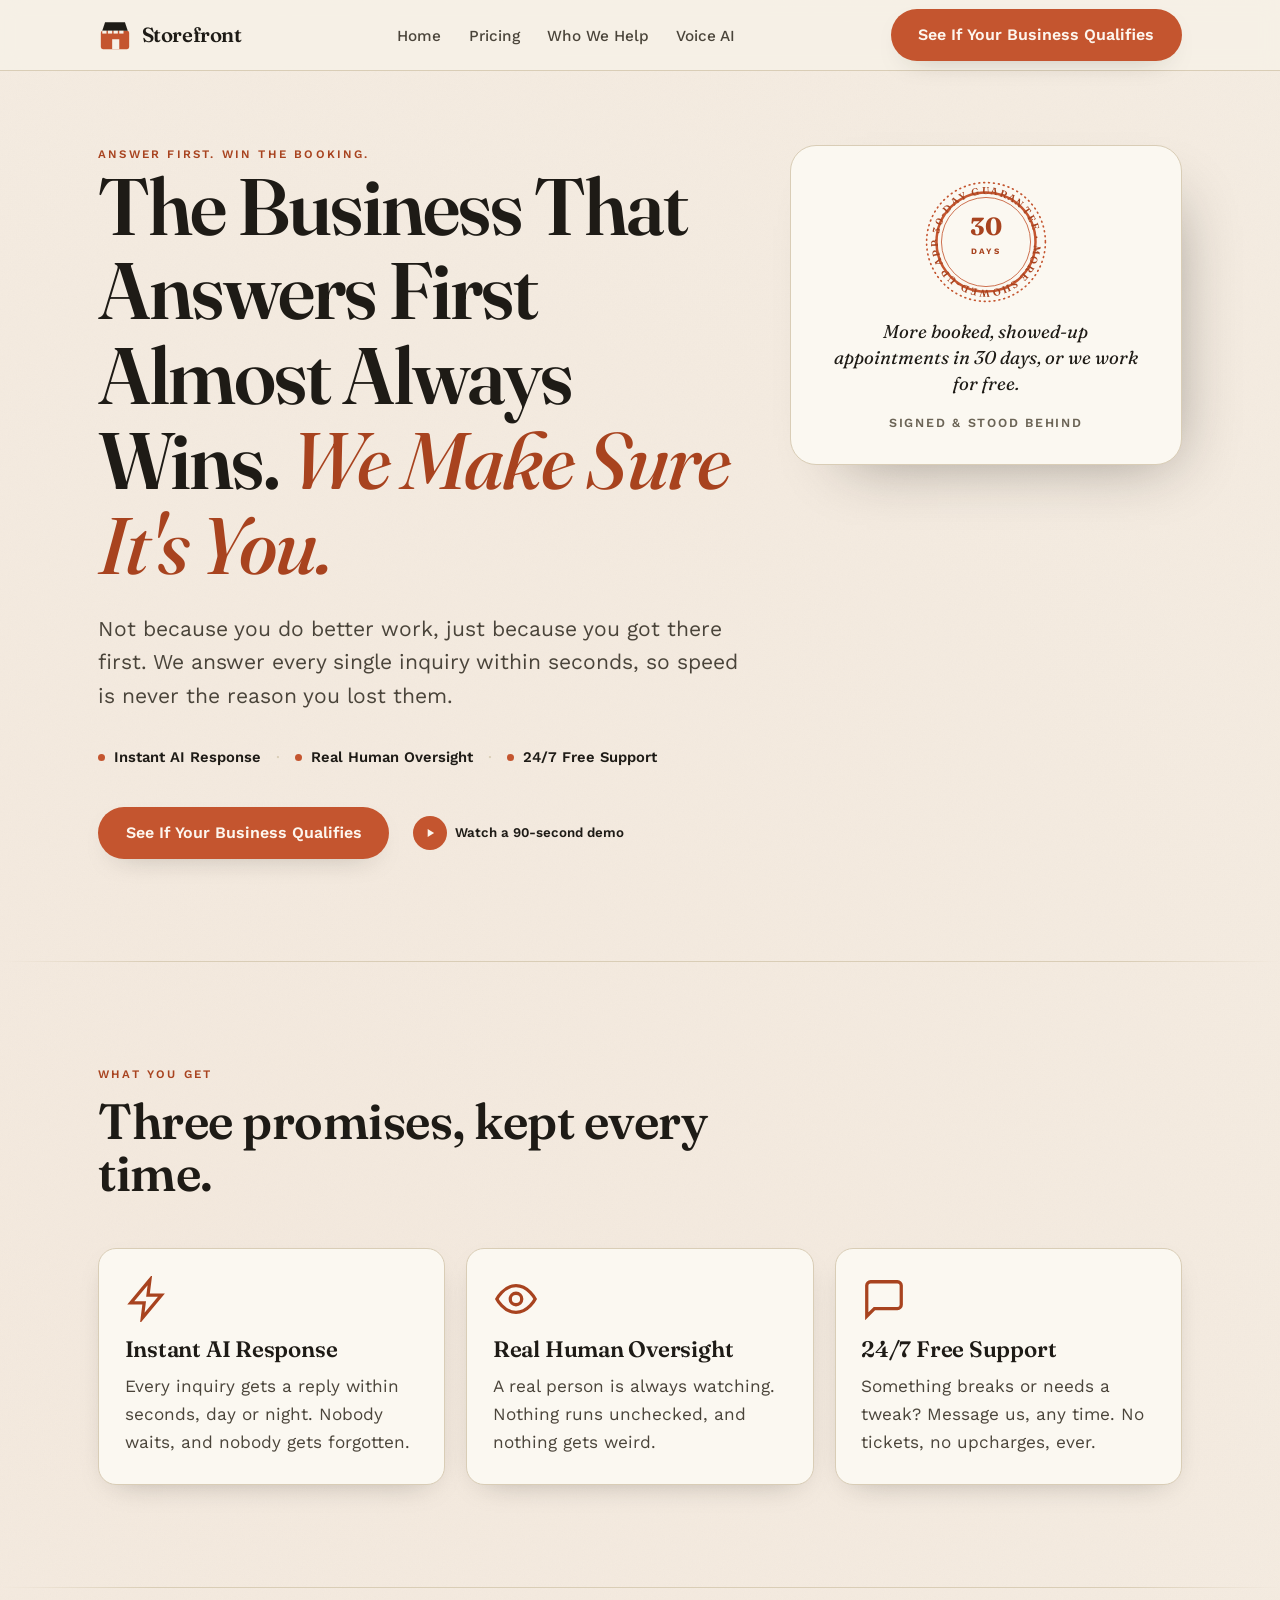
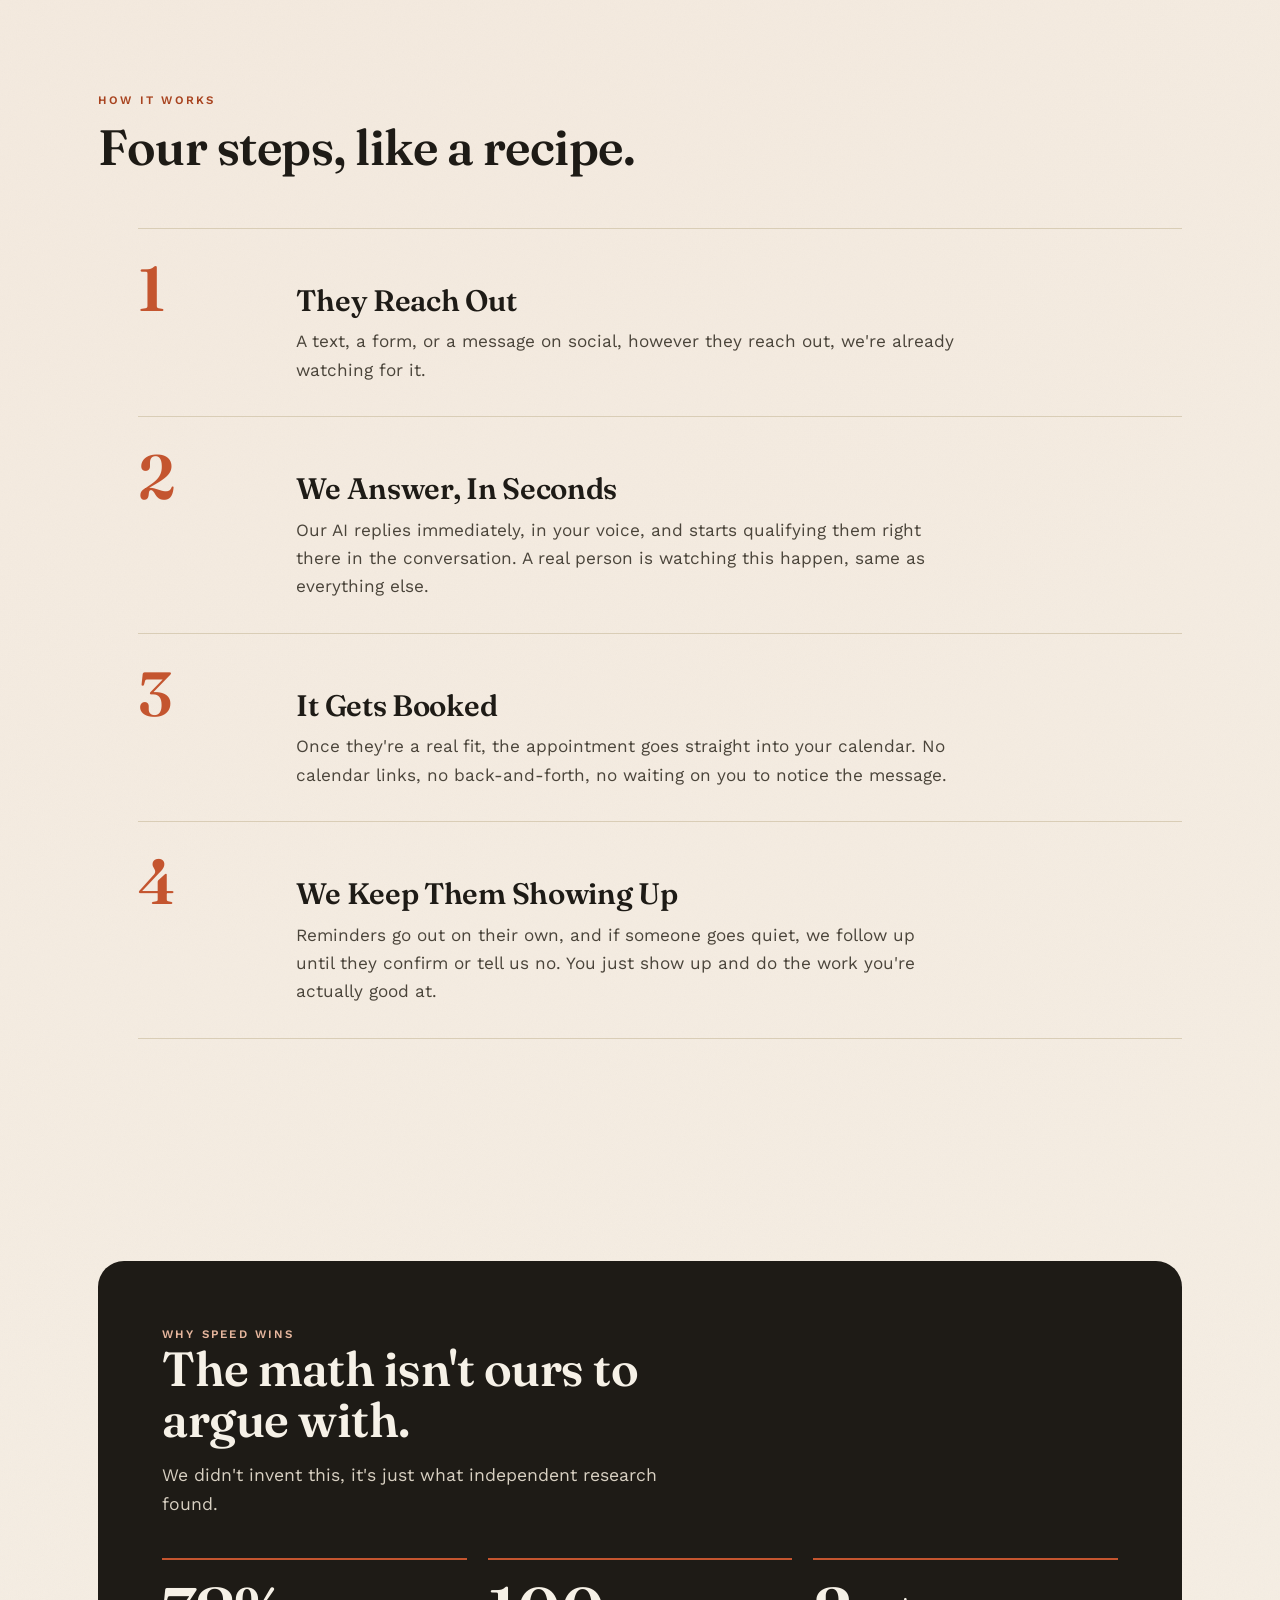
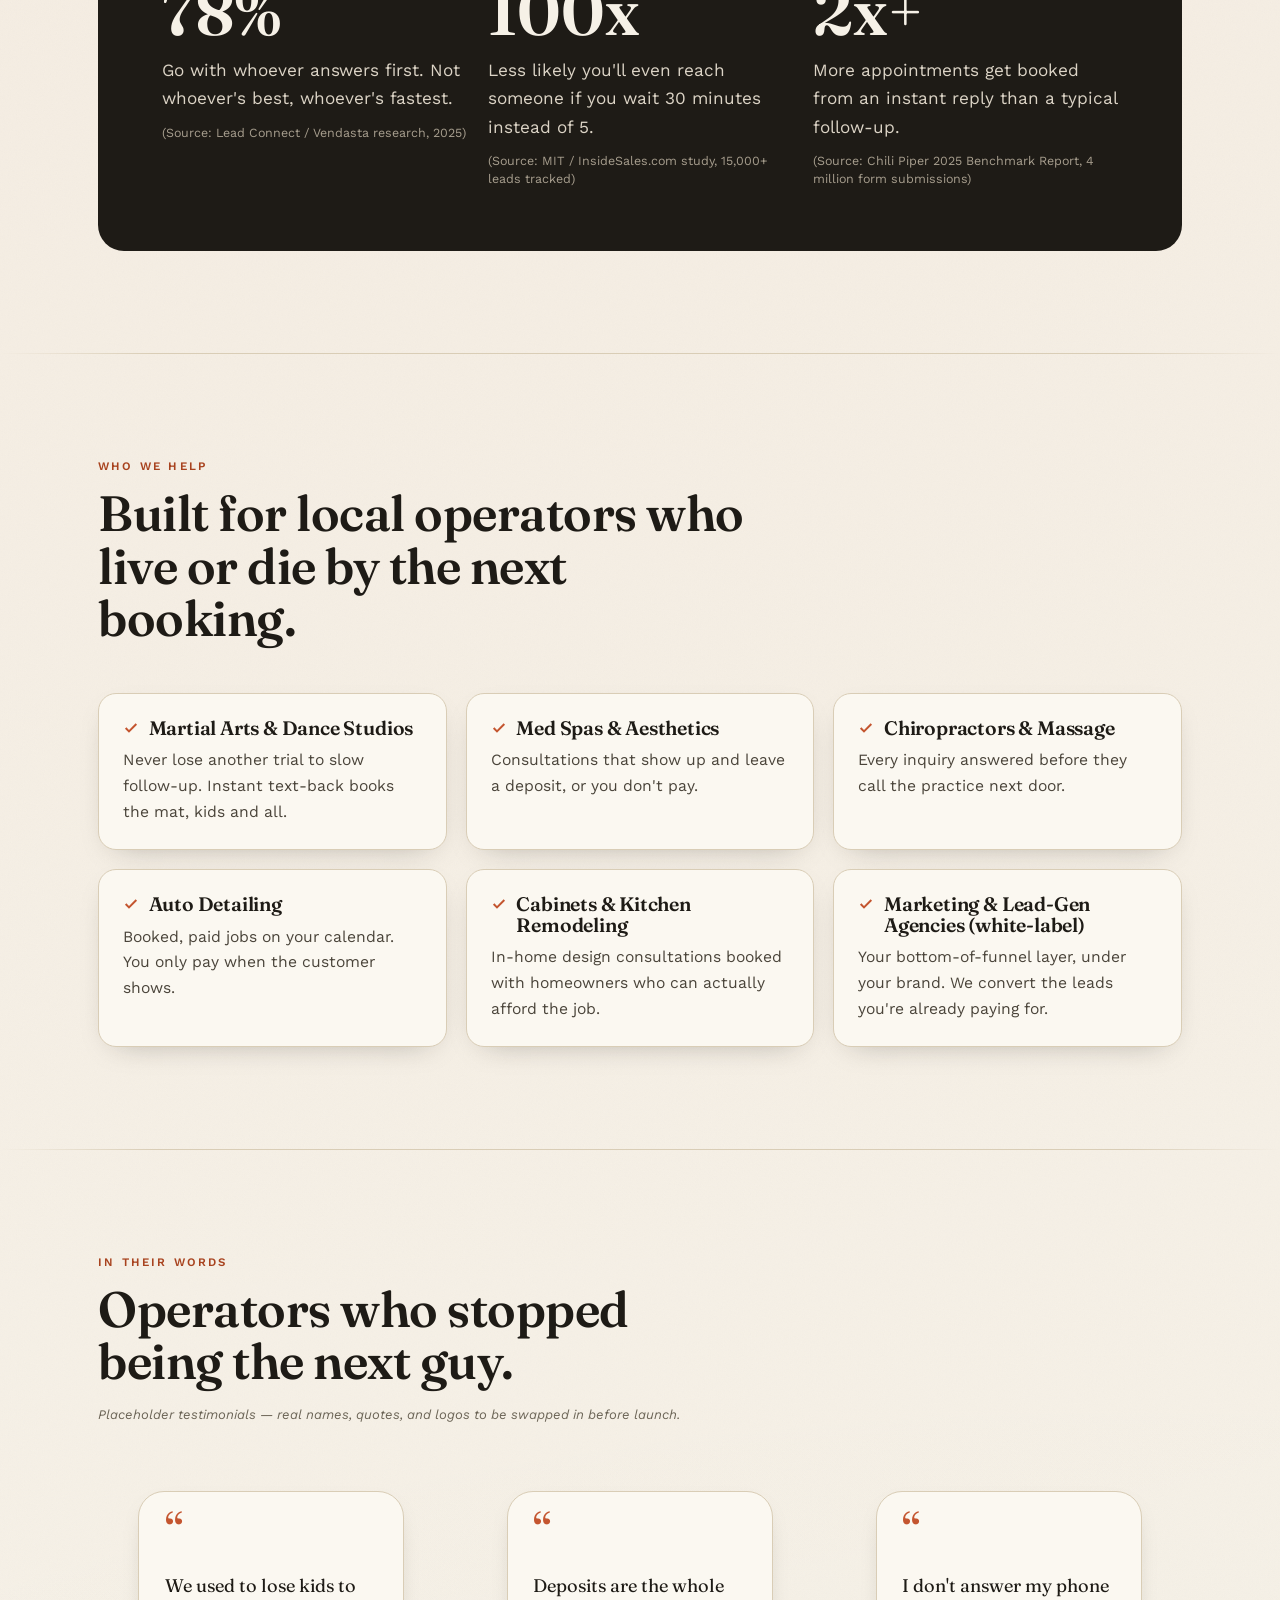
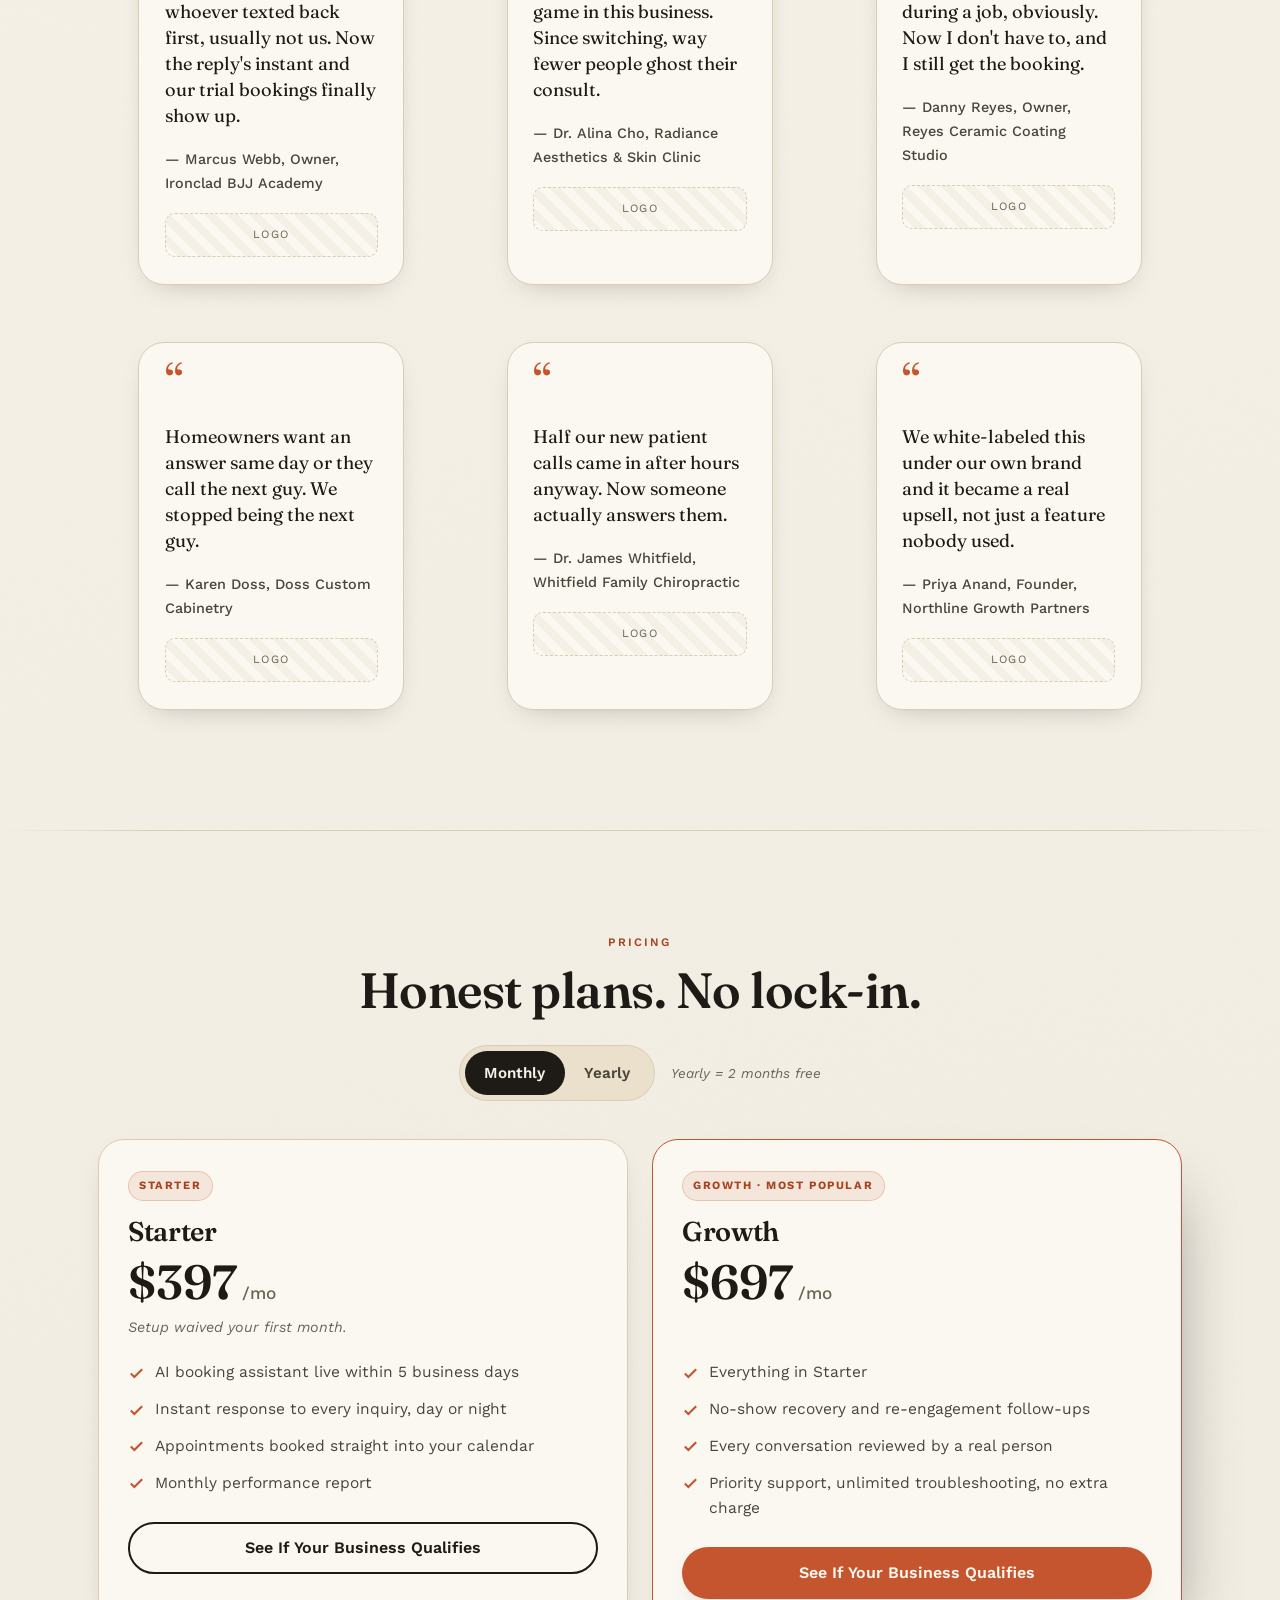
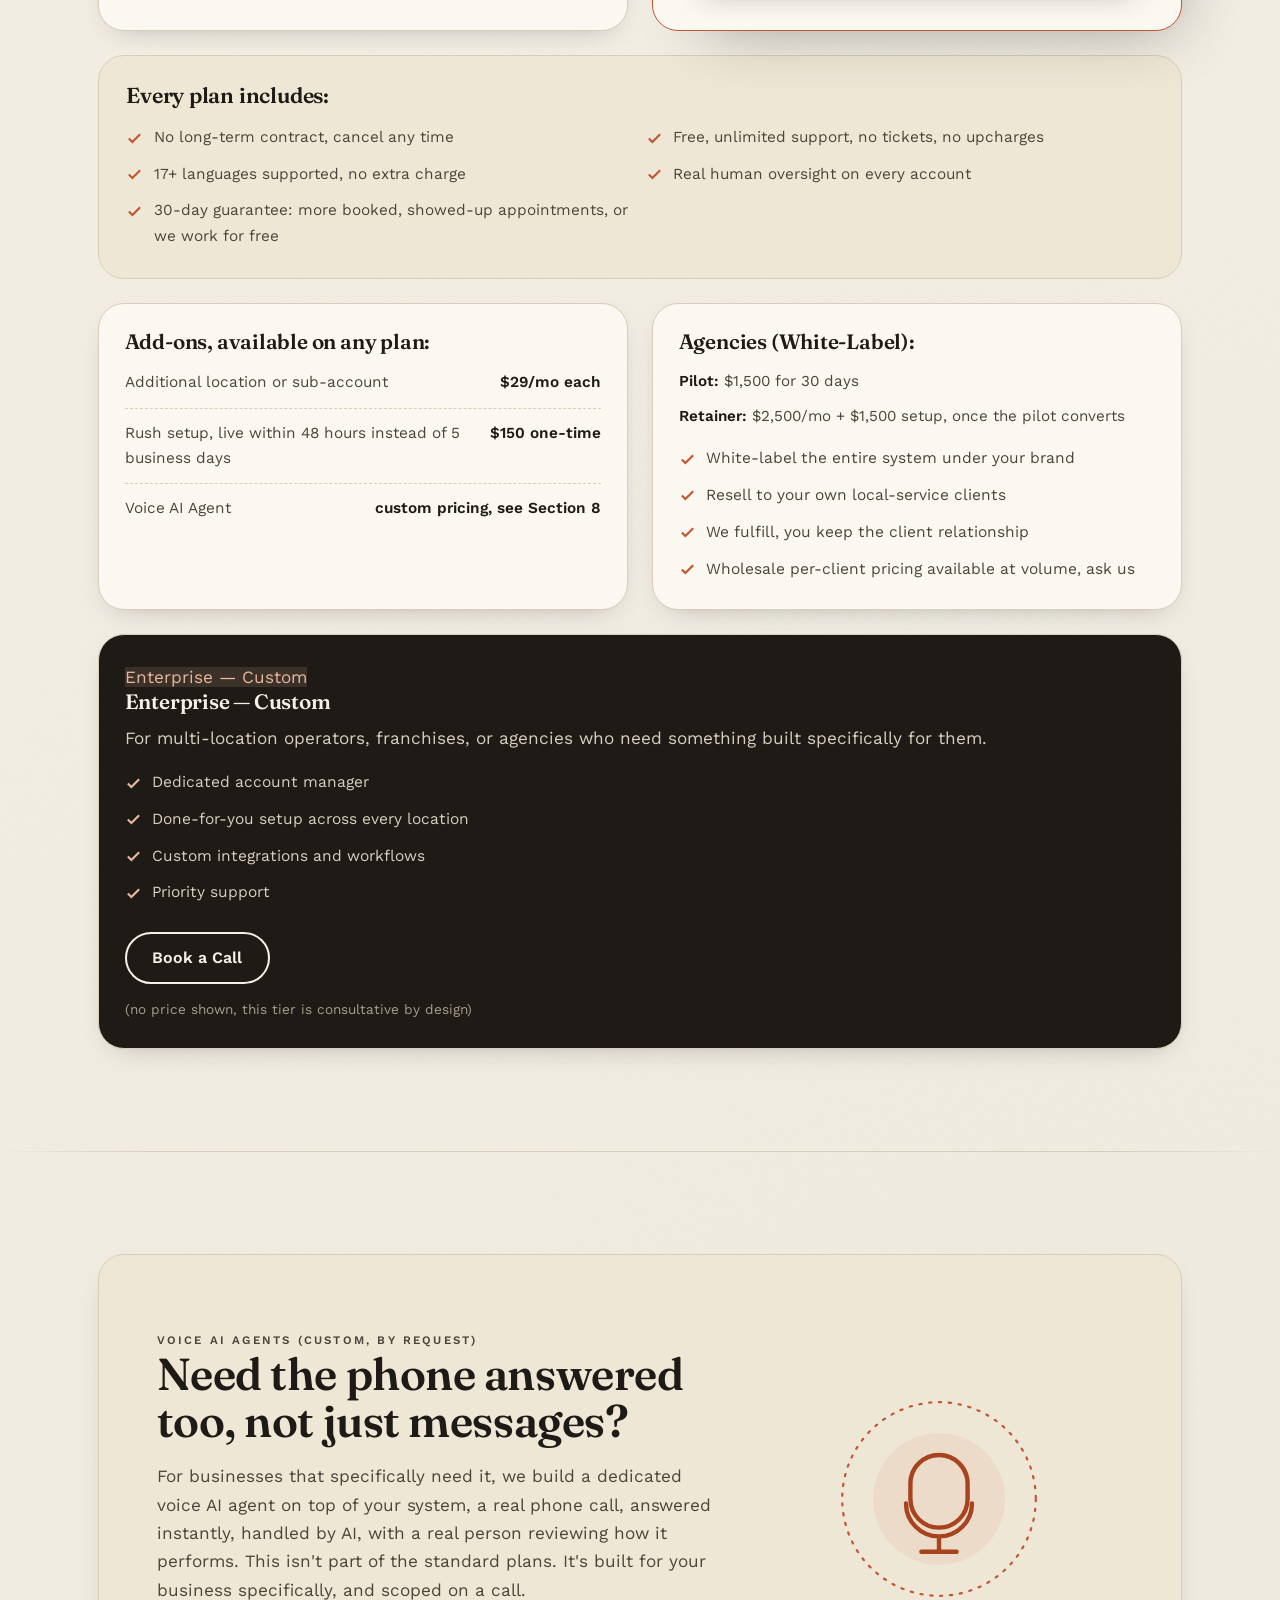
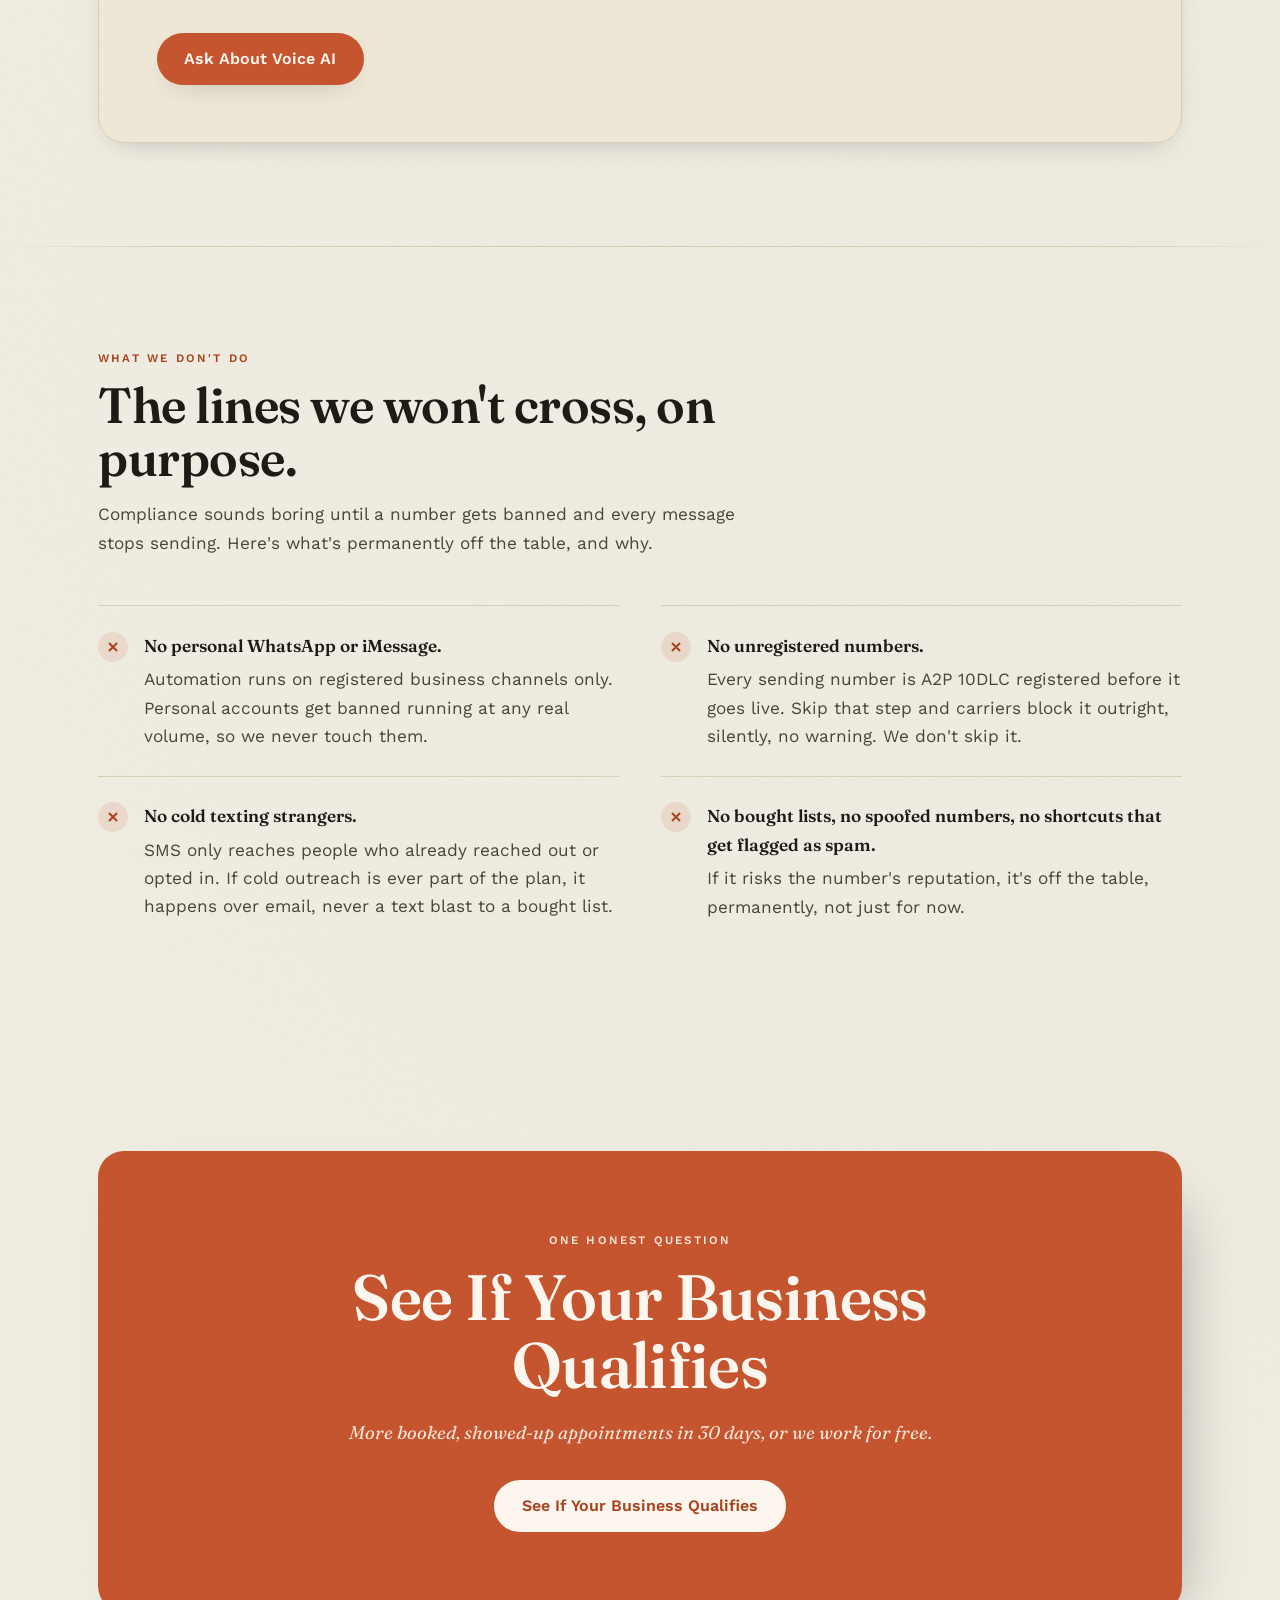
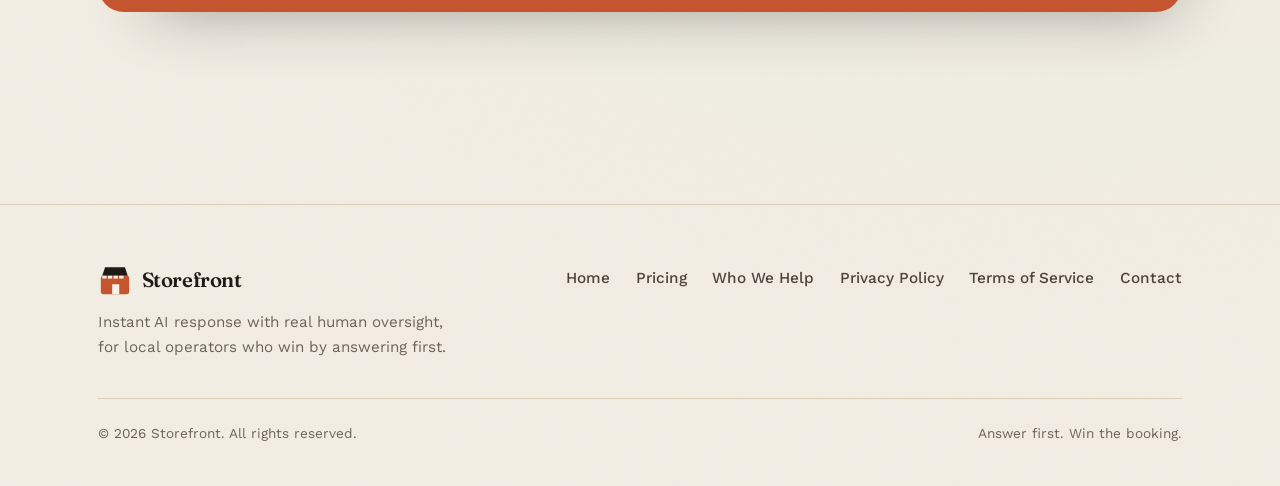
<file: designs/02-storefront/index.html>
<!DOCTYPE html>
<html lang="en">
<head>
<meta charset="utf-8">
<meta name="viewport" content="width=device-width, initial-scale=1">
<title>Storefront — Answer First. Win the Booking.</title>
<meta name="description" content="We answer every inquiry within seconds with AI plus real human oversight, so speed is never the reason you lost the booking. More showed-up appointments in 30 days, or we work for free.">
<meta name="theme-color" content="#F6F1E7">
<link rel="preconnect" href="https://fonts.googleapis.com">
<link rel="preconnect" href="https://fonts.gstatic.com" crossorigin>
<link href="https://fonts.googleapis.com/css2?family=Fraunces:ital,opsz,wght@0,9..144,400;0,9..144,500;0,9..144,600;0,9..144,700;1,9..144,400&family=Work+Sans:wght@400;500;600;700&display=swap" rel="stylesheet">
<style>
  :root{
    --paper:#F6F1E7;
    --paper-2:#EFE7D6;
    --paper-3:#EAE0CC;
    --ink:#1E1B16;
    --ink-soft:#4A443A;
    --ink-mute:#6B6456;
    --terra:#C4552F;
    --terra-deep:#A8431F;
    --line:#D9CDB6;
    --card:#FBF8F1;
    --shadow:22px 26px 60px -34px rgba(30,27,22,.45);
    --shadow-sm:0 10px 30px -18px rgba(30,27,22,.4);
    --radius:18px;
    --radius-lg:26px;
    --measure:66ch;
    --serif:"Fraunces",Georgia,"Times New Roman",serif;
    --sans:"Work Sans",-apple-system,BlinkMacSystemFont,"Segoe UI",Roboto,Helvetica,Arial,sans-serif;
  }
  *,*::before,*::after{box-sizing:border-box}
  html{-webkit-text-size-adjust:100%}
  body{
    margin:0;
    background-color:var(--paper);
    background-image:
      radial-gradient(circle at 18% 12%, rgba(196,85,47,.05), transparent 42%),
      radial-gradient(circle at 88% 82%, rgba(47,93,69,.045), transparent 46%),
      url("data:image/svg+xml,%3Csvg xmlns='http://www.w3.org/2000/svg' width='140' height='140'%3E%3Cfilter id='n'%3E%3CfeTurbulence type='fractalNoise' baseFrequency='0.85' numOctaves='2' stitchTiles='stitch'/%3E%3CfeColorMatrix type='saturate' values='0'/%3E%3C/filter%3E%3Crect width='140' height='140' filter='url(%23n)' opacity='0.035'/%3E%3C/svg%3E");
    color:var(--ink);
    font-family:var(--sans);
    font-size:clamp(1rem,.96rem + .2vw,1.075rem);
    line-height:1.65;
    -webkit-font-smoothing:antialiased;
    text-rendering:optimizeLegibility;
    overflow-x:hidden;
  }
  h1,h2,h3,h4{font-family:var(--serif);font-weight:600;line-height:1.06;margin:0;font-optical-sizing:auto;letter-spacing:-.01em}
  p{margin:0}
  a{color:var(--terra-deep);text-decoration-thickness:1px;text-underline-offset:3px}
  a:hover{color:var(--terra)}
  img,svg{max-width:100%;display:block}
  ::selection{background:var(--terra);color:var(--paper)}

  .wrap{width:100%;max-width:1180px;margin:0 auto;padding:0 clamp(1.15rem,4vw,3rem)}
  .eyebrow{font-family:var(--sans);font-weight:600;text-transform:uppercase;letter-spacing:.19em;font-size:.72rem;color:var(--terra-deep)}
  .section{padding:clamp(3.6rem,8vw,7rem) 0;position:relative}
  .rule{height:1px;background:linear-gradient(90deg,transparent,var(--line) 12%,var(--line) 88%,transparent);border:0;margin:0}

  /* Skip link */
  .skip{position:absolute;left:-999px;top:0;z-index:200;background:var(--ink);color:var(--paper);padding:.75rem 1.1rem;border-radius:0 0 12px 0;font-weight:600}
  .skip:focus{left:0}

  /* Focus */
  a:focus-visible,button:focus-visible,select:focus-visible,input:focus-visible,[tabindex]:focus-visible{
    outline:3px solid var(--terra);outline-offset:3px;border-radius:6px}

  /* Buttons */
  .btn{
    display:inline-flex;align-items:center;justify-content:center;gap:.55rem;
    font-family:var(--sans);font-weight:600;font-size:1rem;line-height:1;
    min-height:52px;padding:.95rem 1.6rem;border-radius:999px;border:2px solid transparent;
    cursor:pointer;text-decoration:none;transition:transform .18s ease,box-shadow .2s ease,background .2s ease,color .2s ease;
  }
  .btn-primary{background:var(--terra);color:#FDF6EE;box-shadow:var(--shadow-sm)}
  .btn-primary:hover{background:var(--terra-deep);color:#FDF6EE;transform:translateY(-2px)}
  .btn-ghost{background:transparent;color:var(--ink);border-color:var(--ink)}
  .btn-ghost:hover{background:var(--ink);color:var(--paper);transform:translateY(-2px)}
  .btn-quiet{background:transparent;color:var(--ink);border-color:var(--line);min-height:48px}
  .btn-quiet:hover{border-color:var(--ink);transform:translateY(-1px)}
  .btn-link{background:none;border:0;padding:0;min-height:44px;font-family:var(--sans);font-weight:600;color:var(--ink);cursor:pointer;display:inline-flex;align-items:center;gap:.5rem}
  .btn-link .play{width:34px;height:34px;border-radius:50%;background:var(--terra);color:#FDF6EE;display:grid;place-items:center;flex:none}
  .btn-link:hover{color:var(--terra-deep)}

  /* Header */
  .site-header{position:sticky;top:0;z-index:100;background:rgba(246,241,231,.86);backdrop-filter:blur(9px);border-bottom:1px solid var(--line)}
  .nav{display:flex;align-items:center;justify-content:space-between;gap:1rem;min-height:70px}
  .brand{display:inline-flex;align-items:center;gap:.6rem;text-decoration:none;color:var(--ink);font-family:var(--serif);font-weight:600;font-size:1.28rem;letter-spacing:-.02em}
  .brand .mark{width:34px;height:34px;flex:none}
  .nav-links{display:none;align-items:center;gap:1.7rem;list-style:none;margin:0;padding:0}
  .nav-links a{color:var(--ink-soft);text-decoration:none;font-weight:500;font-size:.96rem}
  .nav-links a:hover{color:var(--terra-deep)}
  .nav-cta{display:none}
  .nav-toggle{display:inline-flex;align-items:center;justify-content:center;width:48px;height:48px;background:transparent;border:1px solid var(--line);border-radius:12px;cursor:pointer;color:var(--ink)}
  .mobile-menu{display:none;border-top:1px solid var(--line);background:var(--paper)}
  .mobile-menu.open{display:block}
  .mobile-menu ul{list-style:none;margin:0;padding:.6rem clamp(1.15rem,4vw,3rem) 1.3rem;display:flex;flex-direction:column;gap:.2rem}
  .mobile-menu a{display:block;padding:.75rem .2rem;color:var(--ink);text-decoration:none;font-weight:500;border-bottom:1px solid var(--line)}
  .mobile-menu .btn{margin-top:.9rem;width:100%}
  @media(min-width:900px){
    .nav-links{display:flex}
    .nav-cta{display:inline-flex}
    .nav-toggle{display:none}
  }

  /* Hero */
  .hero{padding-top:clamp(2.6rem,6vw,4.6rem)}
  .hero-grid{display:grid;grid-template-columns:1fr;gap:clamp(2rem,5vw,3.4rem);align-items:start}
  @media(min-width:960px){.hero-grid{grid-template-columns:1.55fr .95fr;gap:clamp(2.4rem,4vw,4rem)}}
  .hero h1{font-size:clamp(2.5rem,3.1rem + 2.6vw,5rem);letter-spacing:-.025em;max-width:16ch}
  .hero h1 em{font-style:italic;color:var(--terra-deep);font-weight:500}
  .hero .sub{font-size:clamp(1.08rem,1.02rem + .5vw,1.32rem);color:var(--ink-soft);margin-top:1.5rem;max-width:52ch;line-height:1.6}
  .strip{display:flex;flex-wrap:wrap;align-items:center;gap:.5rem .95rem;margin-top:1.9rem}
  .strip .chip{display:inline-flex;align-items:center;gap:.55rem;font-weight:600;font-size:.92rem;color:var(--ink)}
  .strip .dot{width:7px;height:7px;border-radius:50%;background:var(--terra);flex:none}
  .strip .sep{color:var(--line);font-weight:400}
  .hero-cta{display:flex;flex-wrap:wrap;align-items:center;gap:1.1rem 1.5rem;margin-top:2.2rem}
  .hero-side{align-self:stretch}

  /* Guarantee stamp */
  .stamp{
    position:relative;background:var(--card);border:1px solid var(--line);border-radius:var(--radius-lg);
    padding:1.9rem 1.7rem;box-shadow:var(--shadow);text-align:center;
  }
  .stamp .seal{width:132px;height:132px;margin:0 auto .7rem}
  .stamp .note{font-family:var(--serif);font-style:italic;font-size:1.16rem;line-height:1.4;color:var(--ink);max-width:26ch;margin:0 auto}
  .stamp .kicker{margin-top:1rem;font-size:.78rem;letter-spacing:.14em;text-transform:uppercase;color:var(--ink-mute);font-weight:600}

  /* What you get */
  .lead{font-size:clamp(1.9rem,1.5rem + 2vw,3.1rem);max-width:20ch}
  .section-head{max-width:60ch}
  .section-head .lead{margin-top:.7rem}
  .get-grid{display:grid;grid-template-columns:1fr;gap:1.3rem;margin-top:clamp(2rem,4vw,3rem)}
  @media(min-width:760px){.get-grid{grid-template-columns:repeat(3,1fr)}}
  .get-card{background:var(--card);border:1px solid var(--line);border-radius:var(--radius);padding:1.7rem 1.6rem;box-shadow:var(--shadow-sm)}
  .get-card .ic{width:46px;height:46px;color:var(--terra-deep);margin-bottom:1rem}
  .get-card h3{font-size:1.4rem;letter-spacing:-.01em}
  .get-card p{margin-top:.6rem;color:var(--ink-soft)}

  /* How it works — recipe */
  .steps{margin-top:clamp(2.2rem,5vw,3.4rem);display:grid;gap:0}
  .step{display:grid;grid-template-columns:auto 1fr;gap:1.3rem clamp(1.3rem,3vw,2.4rem);padding:2rem 0;border-top:1px solid var(--line);align-items:start}
  .step:last-child{border-bottom:1px solid var(--line)}
  .step .num{font-family:var(--serif);font-size:clamp(2.4rem,1.6rem + 3vw,3.9rem);line-height:.9;color:var(--terra);font-weight:600;font-variant-numeric:lining-nums}
  .step h3{font-size:clamp(1.35rem,1.15rem + 1vw,1.85rem)}
  .step p{margin-top:.7rem;color:var(--ink-soft);max-width:60ch}
  @media(min-width:820px){.step{grid-template-columns:120px 1fr;align-items:baseline}}

  /* Why speed wins */
  .speed{background:var(--ink);color:var(--paper);border-radius:var(--radius-lg);padding:clamp(2.4rem,5vw,4rem)}
  .speed .eyebrow{color:#E7B79E}
  .speed h2{color:var(--paper);font-size:clamp(1.9rem,1.5rem + 2vw,3rem);max-width:18ch}
  .speed .intro{color:#D8D0C2;margin-top:1rem;font-size:1.1rem;max-width:46ch}
  .stats{display:grid;grid-template-columns:1fr;gap:1.3rem;margin-top:2.4rem}
  @media(min-width:760px){.stats{grid-template-columns:repeat(3,1fr)}}
  .stat{border-top:2px solid var(--terra);padding-top:1.1rem}
  .stat .big{font-family:var(--serif);font-size:clamp(2.8rem,2rem + 4vw,4.2rem);line-height:1;color:var(--paper);font-weight:600}
  .stat p{color:#DCD4C6;margin-top:.7rem}
  .stat .src{display:block;margin-top:.7rem;font-size:.78rem;color:#A79E8E;line-height:1.4}

  /* Who we help */
  .help-grid{display:grid;grid-template-columns:1fr;gap:1.2rem;margin-top:clamp(2rem,4vw,3rem)}
  @media(min-width:680px){.help-grid{grid-template-columns:1fr 1fr}}
  @media(min-width:1000px){.help-grid{grid-template-columns:repeat(3,1fr)}}
  .help-card{background:var(--card);border:1px solid var(--line);border-radius:var(--radius);padding:1.5rem 1.5rem;box-shadow:var(--shadow-sm)}
  .help-card h3{font-size:1.22rem;display:flex;gap:.6rem;align-items:baseline}
  .help-card h3 .tick{width:16px;height:16px;color:var(--terra);flex:none;transform:translateY(1px)}
  .help-card p{margin-top:.55rem;color:var(--ink-soft);font-size:.98rem}

  /* Testimonials */
  .quotes{display:grid;grid-template-columns:1fr;gap:1.4rem;margin-top:clamp(2rem,4vw,3rem)}
  @media(min-width:720px){.quotes{grid-template-columns:1fr 1fr}}
  @media(min-width:1040px){.quotes{grid-template-columns:repeat(3,1fr)}}
  .quote{background:var(--card);border:1px solid var(--line);border-radius:var(--radius-lg);padding:1.7rem 1.6rem;box-shadow:var(--shadow-sm);display:flex;flex-direction:column}
  .quote .mark{font-family:var(--serif);font-size:3rem;line-height:.5;color:var(--terra);height:.9em}
  .quote blockquote{margin:.7rem 0 0;font-family:var(--serif);font-size:1.14rem;line-height:1.42;color:var(--ink)}
  .quote figcaption{margin-top:1.2rem;font-size:.9rem;color:var(--ink-soft);font-weight:500}
  .logo-box{margin-top:1.1rem;height:44px;border:1px dashed var(--line);border-radius:10px;display:flex;align-items:center;justify-content:center;color:var(--ink-mute);font-size:.7rem;letter-spacing:.12em;text-transform:uppercase;background:repeating-linear-gradient(45deg,transparent,transparent 8px,rgba(217,205,182,.18) 8px,rgba(217,205,182,.18) 16px)}
  .placeholder-note{margin-top:1rem;font-size:.82rem;color:var(--ink-mute);font-style:italic}

  /* Pricing */
  .toggle-wrap{display:flex;align-items:center;justify-content:center;gap:1rem;margin-top:1.8rem;flex-wrap:wrap}
  .toggle{position:relative;display:inline-flex;background:var(--paper-3);border:1px solid var(--line);border-radius:999px;padding:5px}
  .toggle button{appearance:none;border:0;background:transparent;font-family:var(--sans);font-weight:600;font-size:.95rem;color:var(--ink-soft);padding:.6rem 1.2rem;border-radius:999px;cursor:pointer;min-height:44px;transition:color .2s ease}
  .toggle button[aria-pressed="true"]{background:var(--ink);color:var(--paper)}
  .toggle-hint{font-size:.85rem;color:var(--ink-mute);font-style:italic}
  .price-grid{display:grid;grid-template-columns:1fr;gap:1.5rem;margin-top:2.4rem}
  @media(min-width:820px){.price-grid{grid-template-columns:1fr 1fr}}
  .plan{background:var(--card);border:1px solid var(--line);border-radius:var(--radius-lg);padding:1.9rem 1.8rem;box-shadow:var(--shadow-sm);display:flex;flex-direction:column}
  .plan.featured{border-color:var(--terra);box-shadow:var(--shadow)}
  .plan .tag{align-self:flex-start;font-size:.7rem;font-weight:700;letter-spacing:.14em;text-transform:uppercase;color:var(--terra-deep);background:rgba(196,85,47,.1);border:1px solid rgba(196,85,47,.25);padding:.3rem .65rem;border-radius:999px;margin-bottom:1rem}
  .plan h3{font-size:1.7rem}
  .price{margin-top:.8rem;display:flex;align-items:baseline;gap:.35rem;flex-wrap:wrap}
  .price .amt{font-family:var(--serif);font-size:clamp(2.2rem,1.6rem + 2vw,3rem);font-weight:600;line-height:1}
  .price .per{color:var(--ink-mute);font-weight:500}
  .plan .subnote{margin-top:.5rem;font-size:.9rem;color:var(--ink-mute);font-style:italic;min-height:1.2em}
  .feat{list-style:none;margin:1.3rem 0 0;padding:0;display:flex;flex-direction:column;gap:.7rem}
  .feat li{display:flex;gap:.65rem;align-items:flex-start;font-size:.97rem;color:var(--ink-soft)}
  .feat li .tick{width:17px;height:17px;color:var(--terra);flex:none;margin-top:.28rem}
  .plan .btn{margin-top:1.6rem}

  .includes{margin-top:1.5rem;background:var(--paper-2);border:1px solid var(--line);border-radius:var(--radius-lg);padding:1.8rem 1.7rem}
  .includes h3{font-size:1.35rem}
  .includes ul{list-style:none;margin:1.1rem 0 0;padding:0;display:grid;grid-template-columns:1fr;gap:.7rem}
  @media(min-width:720px){.includes ul{grid-template-columns:1fr 1fr}}
  .includes li{display:flex;gap:.65rem;align-items:flex-start;font-size:.96rem;color:var(--ink-soft)}
  .includes li .tick{width:17px;height:17px;color:var(--terra);flex:none;margin-top:.28rem}

  .extra-grid{margin-top:1.5rem;display:grid;grid-template-columns:1fr;gap:1.5rem}
  @media(min-width:820px){.extra-grid{grid-template-columns:1fr 1fr}}
  .panel{background:var(--card);border:1px solid var(--line);border-radius:var(--radius-lg);padding:1.7rem 1.6rem;box-shadow:var(--shadow-sm)}
  .panel h3{font-size:1.3rem}
  .panel .lines{list-style:none;margin:1.1rem 0 0;padding:0;display:flex;flex-direction:column;gap:.75rem}
  .panel .lines li{display:flex;justify-content:space-between;gap:1rem;font-size:.96rem;color:var(--ink-soft);border-bottom:1px dashed var(--line);padding-bottom:.75rem}
  .panel .lines li:last-child{border-bottom:0;padding-bottom:0}
  .panel .lines .amt{font-weight:600;color:var(--ink);white-space:nowrap}
  .panel .tiers{display:flex;flex-wrap:wrap;gap:.6rem 1.4rem;margin-top:1rem}
  .panel .tiers .t{font-size:.95rem;color:var(--ink-soft)}
  .panel .tiers .t strong{color:var(--ink);font-weight:600}
  .enterprise{background:var(--ink);color:var(--paper)}
  .enterprise h3,.enterprise .price .amt{color:var(--paper)}
  .enterprise p,.enterprise .feat li{color:#D8D0C2}
  .enterprise .feat li .tick{color:#E7B79E}
  .enterprise .btn-ghost{border-color:var(--paper);color:var(--paper)}
  .enterprise .btn-ghost:hover{background:var(--paper);color:var(--ink)}

  /* Voice */
  .voice{background:var(--paper-2);border:1px solid var(--line);border-radius:var(--radius-lg);padding:clamp(2.2rem,5vw,3.6rem);box-shadow:var(--shadow-sm)}
  .voice-grid{display:grid;grid-template-columns:1fr;gap:1.6rem;align-items:center}
  @media(min-width:860px){.voice-grid{grid-template-columns:1.4fr .9fr}}
  .voice h2{font-size:clamp(1.8rem,1.4rem + 2vw,2.8rem);max-width:18ch}
  .voice p{margin-top:1.1rem;color:var(--ink-soft);max-width:56ch}
  .voice .badge{width:100%;max-width:220px;margin:0 auto;color:var(--terra-deep)}

  /* What we don't do */
  .dont-list{margin-top:clamp(2rem,4vw,3rem);display:grid;grid-template-columns:1fr;gap:0}
  @media(min-width:820px){.dont-list{grid-template-columns:1fr 1fr;column-gap:2.6rem}}
  .dont{padding:1.6rem 0;border-top:1px solid var(--line);display:grid;grid-template-columns:auto 1fr;gap:1rem;align-items:start}
  .dont .x{width:30px;height:30px;border-radius:50%;background:rgba(196,85,47,.12);color:var(--terra-deep);display:grid;place-items:center;flex:none}
  .dont p{color:var(--ink-soft)}
  .dont p strong{color:var(--ink);font-family:var(--serif);font-weight:600;font-size:1.08rem;display:block;margin-bottom:.3rem}

  /* Final CTA */
  .final{background:var(--terra);border-radius:var(--radius-lg);padding:clamp(2.8rem,7vw,5rem) clamp(1.5rem,5vw,3rem);text-align:center;color:#FDF6EE;box-shadow:var(--shadow)}
  .final .eyebrow{color:#FBE3D6}
  .final h2{color:#FDF6EE;font-size:clamp(2.2rem,1.7rem + 3vw,4rem);max-width:16ch;margin:.8rem auto 0}
  .final .g{margin-top:1.2rem;color:#FBE3D6;font-style:italic;font-family:var(--serif);font-size:1.15rem}
  .final .btn{margin-top:2rem;background:#FDF6EE;color:var(--terra-deep);border-color:#FDF6EE}
  .final .btn:hover{background:var(--ink);color:#FDF6EE;border-color:var(--ink)}

  /* Footer */
  .site-footer{border-top:1px solid var(--line);margin-top:clamp(3rem,7vw,6rem);padding:clamp(2.4rem,5vw,3.6rem) 0 2.6rem}
  .foot-top{display:flex;flex-wrap:wrap;justify-content:space-between;gap:2rem}
  .foot-brand{max-width:32ch}
  .foot-brand .brand{margin-bottom:.8rem}
  .foot-brand p{color:var(--ink-mute);font-size:.95rem}
  .foot-nav{list-style:none;margin:0;padding:0;display:flex;flex-wrap:wrap;gap:.6rem 1.6rem}
  .foot-nav a{color:var(--ink-soft);text-decoration:none;font-weight:500;font-size:.96rem}
  .foot-nav a:hover{color:var(--terra-deep)}
  .foot-bottom{margin-top:2.4rem;padding-top:1.4rem;border-top:1px solid var(--line);color:var(--ink-mute);font-size:.85rem;display:flex;flex-wrap:wrap;gap:.6rem 1.2rem;justify-content:space-between}

  /* Modal / dialog */
  .backdrop{position:fixed;inset:0;background:rgba(30,27,22,.55);backdrop-filter:blur(3px);z-index:300;display:none;align-items:flex-start;justify-content:center;padding:clamp(.8rem,4vh,3rem) 1rem;overflow-y:auto}
  .backdrop.open{display:flex}
  .dialog{background:var(--paper);border:1px solid var(--line);border-radius:var(--radius-lg);box-shadow:0 40px 90px -30px rgba(30,27,22,.6);width:100%;max-width:560px;margin:auto;position:relative;overflow:hidden}
  .dialog-head{display:flex;align-items:flex-start;justify-content:space-between;gap:1rem;padding:1.6rem 1.7rem 0}
  .dialog-head .eyebrow{margin-bottom:.35rem}
  .dialog-head h2{font-size:clamp(1.5rem,1.2rem + 1.5vw,2rem)}
  .dialog-body{padding:1.2rem 1.7rem 1.8rem}
  .x-close{width:44px;height:44px;flex:none;border:1px solid var(--line);background:var(--card);border-radius:12px;cursor:pointer;color:var(--ink);display:grid;place-items:center}
  .x-close:hover{background:var(--ink);color:var(--paper)}
  .field{margin-top:1.2rem}
  .field > label,.fieldset > legend{display:block;font-weight:600;font-size:.98rem;margin-bottom:.55rem;color:var(--ink)}
  .fieldset{border:0;padding:0;margin:1.2rem 0 0}
  select{width:100%;font-family:var(--sans);font-size:1rem;color:var(--ink);background:var(--card);border:1.5px solid var(--line);border-radius:12px;padding:.85rem 1rem;min-height:50px;appearance:none;background-image:url("data:image/svg+xml,%3Csvg xmlns='http://www.w3.org/2000/svg' width='14' height='14' viewBox='0 0 24 24' fill='none' stroke='%236B6456' stroke-width='2.5'%3E%3Cpath d='M6 9l6 6 6-6'/%3E%3C/svg%3E");background-repeat:no-repeat;background-position:right 1rem center}
  select:hover{border-color:var(--ink-mute)}
  .radios{display:grid;grid-template-columns:1fr 1fr;gap:.55rem}
  .radio{position:relative}
  .radio input{position:absolute;opacity:0;width:1px;height:1px}
  .radio label{display:flex;align-items:center;min-height:48px;padding:.6rem .9rem;border:1.5px solid var(--line);border-radius:12px;background:var(--card);cursor:pointer;font-size:.95rem;font-weight:500;transition:border-color .15s ease,background .15s ease}
  .radio label:hover{border-color:var(--ink-mute)}
  .radio input:checked + label{border-color:var(--terra);background:rgba(196,85,47,.08);color:var(--terra-deep);font-weight:600}
  .radio input:focus-visible + label{outline:3px solid var(--terra);outline-offset:2px}
  .err{color:var(--terra-deep);font-size:.85rem;font-weight:600;margin-top:.5rem;display:none}
  .err.show{display:block}
  .field.invalid select{border-color:var(--terra-deep)}
  .dialog-actions{margin-top:1.7rem;display:flex;gap:.8rem;flex-wrap:wrap}
  .dialog-actions .btn{flex:1;min-width:150px}

  .cal{margin-top:1.2rem}
  .cal h3{font-size:1.05rem;font-family:var(--sans);font-weight:600;margin-bottom:.6rem}
  .day-grid{display:grid;grid-template-columns:repeat(2,1fr);gap:.55rem}
  @media(min-width:460px){.day-grid{grid-template-columns:repeat(3,1fr)}}
  .slot-grid{display:grid;grid-template-columns:repeat(3,1fr);gap:.55rem;margin-top:.6rem}
  .pick{appearance:none;border:1.5px solid var(--line);background:var(--card);border-radius:12px;padding:.7rem .5rem;min-height:48px;cursor:pointer;font-family:var(--sans);font-size:.9rem;font-weight:500;color:var(--ink);text-align:center;transition:border-color .15s ease,background .15s ease}
  .pick:hover{border-color:var(--ink-mute)}
  .pick[aria-pressed="true"]{border-color:var(--terra);background:var(--terra);color:#FDF6EE;font-weight:600}
  .pick .dow{display:block;font-size:.72rem;color:var(--ink-mute);text-transform:uppercase;letter-spacing:.06em}
  .pick[aria-pressed="true"] .dow{color:#FBE3D6}

  .confirm{text-align:center;padding:1rem 0 .4rem}
  .confirm .seal{width:96px;height:96px;margin:0 auto 1.1rem}
  .confirm h2{margin-bottom:.6rem}
  .confirm p{color:var(--ink-soft);max-width:38ch;margin:0 auto}
  .confirm .when{font-family:var(--serif);font-weight:600;color:var(--terra-deep)}

  /* Video lightbox */
  .video-box{aspect-ratio:16/9;width:100%;background:var(--ink);border-radius:14px;display:flex;flex-direction:column;align-items:center;justify-content:center;color:var(--paper);gap:1rem;text-align:center;padding:1.5rem}
  .video-box .play-big{width:70px;height:70px;border-radius:50%;background:var(--terra);display:grid;place-items:center;color:#FDF6EE}
  .video-box p{color:#D8D0C2;font-size:.95rem}

  .sr-only{position:absolute;width:1px;height:1px;padding:0;margin:-1px;overflow:hidden;clip:rect(0,0,0,0);white-space:nowrap;border:0}

  @media (prefers-reduced-motion: reduce){
    *,*::before,*::after{animation-duration:.001ms!important;transition-duration:.001ms!important;scroll-behavior:auto!important}
    .btn:hover,.btn-quiet:hover,.btn-link:hover{transform:none}
  }
</style>
</head>
<body>
<a class="skip" href="#main">Skip to content</a>

<header class="site-header">
  <div class="wrap">
    <nav class="nav" aria-label="Primary">
      <a class="brand" href="#top" aria-label="Storefront, home">
        <svg class="mark" viewBox="0 0 48 48" fill="none" aria-hidden="true">
          <rect x="4" y="18" width="40" height="26" rx="3" fill="#C4552F"/>
          <path d="M6 18 L10 6 H38 L42 18 Z" fill="#1E1B16"/>
          <rect x="6" y="18" width="6" height="4" fill="#F6F1E7"/>
          <rect x="14" y="18" width="6" height="4" fill="#F6F1E7"/>
          <rect x="22" y="18" width="6" height="4" fill="#F6F1E7"/>
          <rect x="30" y="18" width="6" height="4" fill="#F6F1E7"/>
          <rect x="20" y="30" width="10" height="14" fill="#F6F1E7"/>
        </svg>
        <span>Storefront</span>
      </a>
      <ul class="nav-links">
        <li><a href="#top">Home</a></li>
        <li><a href="#pricing">Pricing</a></li>
        <li><a href="#who">Who We Help</a></li>
        <li><a href="#voice">Voice AI</a></li>
      </ul>
      <button class="btn btn-primary nav-cta" data-open-funnel type="button">See If Your Business Qualifies</button>
      <button class="nav-toggle" type="button" aria-expanded="false" aria-controls="mobile-menu" aria-label="Open menu">
        <svg width="22" height="22" viewBox="0 0 24 24" fill="none" stroke="currentColor" stroke-width="2.2" aria-hidden="true"><path d="M4 7h16M4 12h16M4 17h16"/></svg>
      </button>
    </nav>
  </div>
  <div class="mobile-menu" id="mobile-menu">
    <ul>
      <li><a href="#top">Home</a></li>
      <li><a href="#pricing">Pricing</a></li>
      <li><a href="#who">Who We Help</a></li>
      <li><a href="#voice">Voice AI</a></li>
      <li><button class="btn btn-primary" data-open-funnel type="button">See If Your Business Qualifies</button></li>
    </ul>
  </div>
</header>

<main id="main">
<span id="top"></span>

<!-- ===== SECTION 1: HERO ===== -->
<section class="section hero" aria-labelledby="hero-h">
  <div class="wrap">
    <div class="hero-grid">
      <div class="hero-main">
        <p class="eyebrow">Answer first. Win the booking.</p>
        <h1 id="hero-h">The Business That Answers First Almost Always Wins. <em>We Make Sure It's You.</em></h1>
        <p class="sub">Not because you do better work, just because you got there first. We answer every single inquiry within seconds, so speed is never the reason you lost them.</p>
        <div class="strip" aria-label="What we deliver">
          <span class="chip"><span class="dot"></span>Instant AI Response</span>
          <span class="sep" aria-hidden="true">·</span>
          <span class="chip"><span class="dot"></span>Real Human Oversight</span>
          <span class="sep" aria-hidden="true">·</span>
          <span class="chip"><span class="dot"></span>24/7 Free Support</span>
        </div>
        <div class="hero-cta">
          <button class="btn btn-primary" data-open-funnel type="button">See If Your Business Qualifies</button>
          <button class="btn-link" data-open-video type="button">
            <span class="play" aria-hidden="true"><svg width="14" height="14" viewBox="0 0 24 24" fill="currentColor"><path d="M8 5v14l11-7z"/></svg></span>
            Watch a 90-second demo
          </button>
        </div>
      </div>
      <aside class="hero-side" aria-label="Guarantee">
        <div class="stamp">
          <svg class="seal" viewBox="0 0 160 160" aria-hidden="true">
            <path id="sealcurve" d="M80,80 m-58,0 a58,58 0 1,1 116,0 a58,58 0 1,1 -116,0" fill="none"/>
            <circle cx="80" cy="80" r="72" fill="none" stroke="#C4552F" stroke-width="2" stroke-dasharray="1 5" stroke-linecap="round"/>
            <circle cx="80" cy="80" r="60" fill="none" stroke="#C4552F" stroke-width="3"/>
            <circle cx="80" cy="80" r="54" fill="none" stroke="#C4552F" stroke-width="1"/>
            <text font-family="Fraunces, serif" font-size="12" font-weight="600" letter-spacing="2" fill="#A8431F">
              <textPath href="#sealcurve" startOffset="0%">· 30-DAY GUARANTEE · MORE SHOWED-UP APPOINTMENTS ·</textPath>
            </text>
            <text x="80" y="72" text-anchor="middle" font-family="Fraunces, serif" font-size="30" font-weight="700" fill="#A8431F">30</text>
            <text x="80" y="94" text-anchor="middle" font-family="Work Sans, sans-serif" font-size="10" letter-spacing="3" font-weight="700" fill="#A8431F">DAYS</text>
          </svg>
          <p class="note">More booked, showed-up appointments in 30 days, or we work for free.</p>
          <p class="kicker">Signed &amp; stood behind</p>
        </div>
      </aside>
    </div>
  </div>
</section>

<hr class="rule">

<!-- ===== SECTION 2: WHAT YOU GET ===== -->
<section class="section" aria-labelledby="get-h">
  <div class="wrap">
    <div class="section-head">
      <p class="eyebrow">What you get</p>
      <h2 class="lead" id="get-h">Three promises, kept every time.</h2>
    </div>
    <div class="get-grid">
      <article class="get-card">
        <svg class="ic" viewBox="0 0 24 24" fill="none" stroke="currentColor" stroke-width="1.7" aria-hidden="true"><path d="M13 2 3 14h7l-1 8 10-12h-7z"/></svg>
        <h3>Instant AI Response</h3>
        <p>Every inquiry gets a reply within seconds, day or night. Nobody waits, and nobody gets forgotten.</p>
      </article>
      <article class="get-card">
        <svg class="ic" viewBox="0 0 24 24" fill="none" stroke="currentColor" stroke-width="1.7" aria-hidden="true"><circle cx="12" cy="12" r="3"/><path d="M2 12s3.5-7 10-7 10 7 10 7-3.5 7-10 7-10-7-10-7z"/></svg>
        <h3>Real Human Oversight</h3>
        <p>A real person is always watching. Nothing runs unchecked, and nothing gets weird.</p>
      </article>
      <article class="get-card">
        <svg class="ic" viewBox="0 0 24 24" fill="none" stroke="currentColor" stroke-width="1.7" aria-hidden="true"><path d="M21 15a2 2 0 0 1-2 2H7l-4 4V5a2 2 0 0 1 2-2h14a2 2 0 0 1 2 2z"/></svg>
        <h3>24/7 Free Support</h3>
        <p>Something breaks or needs a tweak? Message us, any time. No tickets, no upcharges, ever.</p>
      </article>
    </div>
  </div>
</section>

<hr class="rule">

<!-- ===== SECTION 3: HOW IT WORKS ===== -->
<section class="section" aria-labelledby="how-h">
  <div class="wrap">
    <div class="section-head">
      <p class="eyebrow">How it works</p>
      <h2 class="lead" id="how-h">Four steps, like a recipe.</h2>
    </div>
    <ol class="steps">
      <li class="step">
        <span class="num" aria-hidden="true">1</span>
        <div>
          <h3>They Reach Out</h3>
          <p>A text, a form, or a message on social, however they reach out, we're already watching for it.</p>
        </div>
      </li>
      <li class="step">
        <span class="num" aria-hidden="true">2</span>
        <div>
          <h3>We Answer, In Seconds</h3>
          <p>Our AI replies immediately, in your voice, and starts qualifying them right there in the conversation. A real person is watching this happen, same as everything else.</p>
        </div>
      </li>
      <li class="step">
        <span class="num" aria-hidden="true">3</span>
        <div>
          <h3>It Gets Booked</h3>
          <p>Once they're a real fit, the appointment goes straight into your calendar. No calendar links, no back-and-forth, no waiting on you to notice the message.</p>
        </div>
      </li>
      <li class="step">
        <span class="num" aria-hidden="true">4</span>
        <div>
          <h3>We Keep Them Showing Up</h3>
          <p>Reminders go out on their own, and if someone goes quiet, we follow up until they confirm or tell us no. You just show up and do the work you're actually good at.</p>
        </div>
      </li>
    </ol>
  </div>
</section>

<!-- ===== SECTION 4: WHY SPEED WINS ===== -->
<section class="section" aria-labelledby="speed-h">
  <div class="wrap">
    <div class="speed">
      <p class="eyebrow">Why speed wins</p>
      <h2 id="speed-h">The math isn't ours to argue with.</h2>
      <p class="intro">We didn't invent this, it's just what independent research found.</p>
      <div class="stats">
        <div class="stat">
          <div class="big">78%</div>
          <p>Go with whoever answers first. Not whoever's best, whoever's fastest.</p>
          <span class="src">(Source: Lead Connect / Vendasta research, 2025)</span>
        </div>
        <div class="stat">
          <div class="big">100x</div>
          <p>Less likely you'll even reach someone if you wait 30 minutes instead of 5.</p>
          <span class="src">(Source: MIT / InsideSales.com study, 15,000+ leads tracked)</span>
        </div>
        <div class="stat">
          <div class="big">2x+</div>
          <p>More appointments get booked from an instant reply than a typical follow-up.</p>
          <span class="src">(Source: Chili Piper 2025 Benchmark Report, 4 million form submissions)</span>
        </div>
      </div>
    </div>
  </div>
</section>

<hr class="rule">

<!-- ===== SECTION 5: WHO WE HELP ===== -->
<section class="section" id="who" aria-labelledby="who-h">
  <div class="wrap">
    <div class="section-head">
      <p class="eyebrow">Who we help</p>
      <h2 class="lead" id="who-h">Built for local operators who live or die by the next booking.</h2>
    </div>
    <div class="help-grid">
      <article class="help-card">
        <h3><svg class="tick" viewBox="0 0 24 24" fill="none" stroke="currentColor" stroke-width="3" aria-hidden="true"><path d="M20 6 9 17l-5-5"/></svg>Martial Arts &amp; Dance Studios</h3>
        <p>Never lose another trial to slow follow-up. Instant text-back books the mat, kids and all.</p>
      </article>
      <article class="help-card">
        <h3><svg class="tick" viewBox="0 0 24 24" fill="none" stroke="currentColor" stroke-width="3" aria-hidden="true"><path d="M20 6 9 17l-5-5"/></svg>Med Spas &amp; Aesthetics</h3>
        <p>Consultations that show up and leave a deposit, or you don't pay.</p>
      </article>
      <article class="help-card">
        <h3><svg class="tick" viewBox="0 0 24 24" fill="none" stroke="currentColor" stroke-width="3" aria-hidden="true"><path d="M20 6 9 17l-5-5"/></svg>Chiropractors &amp; Massage</h3>
        <p>Every inquiry answered before they call the practice next door.</p>
      </article>
      <article class="help-card">
        <h3><svg class="tick" viewBox="0 0 24 24" fill="none" stroke="currentColor" stroke-width="3" aria-hidden="true"><path d="M20 6 9 17l-5-5"/></svg>Auto Detailing</h3>
        <p>Booked, paid jobs on your calendar. You only pay when the customer shows.</p>
      </article>
      <article class="help-card">
        <h3><svg class="tick" viewBox="0 0 24 24" fill="none" stroke="currentColor" stroke-width="3" aria-hidden="true"><path d="M20 6 9 17l-5-5"/></svg>Cabinets &amp; Kitchen Remodeling</h3>
        <p>In-home design consultations booked with homeowners who can actually afford the job.</p>
      </article>
      <article class="help-card">
        <h3><svg class="tick" viewBox="0 0 24 24" fill="none" stroke="currentColor" stroke-width="3" aria-hidden="true"><path d="M20 6 9 17l-5-5"/></svg>Marketing &amp; Lead-Gen Agencies (white-label)</h3>
        <p>Your bottom-of-funnel layer, under your brand. We convert the leads you're already paying for.</p>
      </article>
    </div>
  </div>
</section>

<hr class="rule">

<!-- ===== SECTION 6: TESTIMONIALS ===== -->
<!-- PLACEHOLDER TESTIMONIALS: swap real names/quotes/logos -->
<section class="section" aria-labelledby="testi-h">
  <div class="wrap">
    <div class="section-head">
      <p class="eyebrow">In their words</p>
      <h2 class="lead" id="testi-h">Operators who stopped being the next guy.</h2>
      <p class="placeholder-note">Placeholder testimonials — real names, quotes, and logos to be swapped in before launch.</p>
    </div>
    <div class="quotes">
      <figure class="quote">
        <span class="mark" aria-hidden="true">&ldquo;</span>
        <blockquote>We used to lose kids to whoever texted back first, usually not us. Now the reply's instant and our trial bookings finally show up.</blockquote>
        <figcaption>&mdash; Marcus Webb, Owner, Ironclad BJJ Academy</figcaption>
        <div class="logo-box" aria-label="Client logo placeholder">Logo</div>
      </figure>
      <figure class="quote">
        <span class="mark" aria-hidden="true">&ldquo;</span>
        <blockquote>Deposits are the whole game in this business. Since switching, way fewer people ghost their consult.</blockquote>
        <figcaption>&mdash; Dr. Alina Cho, Radiance Aesthetics &amp; Skin Clinic</figcaption>
        <div class="logo-box" aria-label="Client logo placeholder">Logo</div>
      </figure>
      <figure class="quote">
        <span class="mark" aria-hidden="true">&ldquo;</span>
        <blockquote>I don't answer my phone during a job, obviously. Now I don't have to, and I still get the booking.</blockquote>
        <figcaption>&mdash; Danny Reyes, Owner, Reyes Ceramic Coating Studio</figcaption>
        <div class="logo-box" aria-label="Client logo placeholder">Logo</div>
      </figure>
      <figure class="quote">
        <span class="mark" aria-hidden="true">&ldquo;</span>
        <blockquote>Homeowners want an answer same day or they call the next guy. We stopped being the next guy.</blockquote>
        <figcaption>&mdash; Karen Doss, Doss Custom Cabinetry</figcaption>
        <div class="logo-box" aria-label="Client logo placeholder">Logo</div>
      </figure>
      <figure class="quote">
        <span class="mark" aria-hidden="true">&ldquo;</span>
        <blockquote>Half our new patient calls came in after hours anyway. Now someone actually answers them.</blockquote>
        <figcaption>&mdash; Dr. James Whitfield, Whitfield Family Chiropractic</figcaption>
        <div class="logo-box" aria-label="Client logo placeholder">Logo</div>
      </figure>
      <figure class="quote">
        <span class="mark" aria-hidden="true">&ldquo;</span>
        <blockquote>We white-labeled this under our own brand and it became a real upsell, not just a feature nobody used.</blockquote>
        <figcaption>&mdash; Priya Anand, Founder, Northline Growth Partners</figcaption>
        <div class="logo-box" aria-label="Client logo placeholder">Logo</div>
      </figure>
    </div>
  </div>
</section>

<hr class="rule">

<!-- ===== SECTION 7: PRICING ===== -->
<section class="section" id="pricing" aria-labelledby="price-h">
  <div class="wrap">
    <div class="section-head" style="max-width:none;text-align:center;margin:0 auto">
      <p class="eyebrow">Pricing</p>
      <h2 class="lead" id="price-h" style="margin-left:auto;margin-right:auto">Honest plans. No lock-in.</h2>
    </div>
    <div class="toggle-wrap">
      <div class="toggle" role="group" aria-label="Billing period">
        <button type="button" id="bill-monthly" data-bill="monthly" aria-pressed="true">Monthly</button>
        <button type="button" id="bill-yearly" data-bill="yearly" aria-pressed="false">Yearly</button>
      </div>
      <span class="toggle-hint">Yearly = 2 months free</span>
    </div>

    <div class="price-grid">
      <article class="plan">
        <span class="tag">Starter</span>
        <h3>Starter</h3>
        <div class="price">
          <span class="amt" data-price-monthly="$397" data-price-yearly="$3,970">$397</span>
          <span class="per" data-per-monthly="/mo" data-per-yearly="/yr">/mo</span>
        </div>
        <p class="subnote">Setup waived your first month.</p>
        <ul class="feat">
          <li><svg class="tick" viewBox="0 0 24 24" fill="none" stroke="currentColor" stroke-width="3" aria-hidden="true"><path d="M20 6 9 17l-5-5"/></svg>AI booking assistant live within 5 business days</li>
          <li><svg class="tick" viewBox="0 0 24 24" fill="none" stroke="currentColor" stroke-width="3" aria-hidden="true"><path d="M20 6 9 17l-5-5"/></svg>Instant response to every inquiry, day or night</li>
          <li><svg class="tick" viewBox="0 0 24 24" fill="none" stroke="currentColor" stroke-width="3" aria-hidden="true"><path d="M20 6 9 17l-5-5"/></svg>Appointments booked straight into your calendar</li>
          <li><svg class="tick" viewBox="0 0 24 24" fill="none" stroke="currentColor" stroke-width="3" aria-hidden="true"><path d="M20 6 9 17l-5-5"/></svg>Monthly performance report</li>
        </ul>
        <button class="btn btn-ghost" data-open-funnel type="button">See If Your Business Qualifies</button>
      </article>

      <article class="plan featured">
        <span class="tag">Growth · Most popular</span>
        <h3>Growth</h3>
        <div class="price">
          <span class="amt" data-price-monthly="$697" data-price-yearly="$6,970">$697</span>
          <span class="per" data-per-monthly="/mo" data-per-yearly="/yr">/mo</span>
        </div>
        <p class="subnote">&nbsp;</p>
        <ul class="feat">
          <li><svg class="tick" viewBox="0 0 24 24" fill="none" stroke="currentColor" stroke-width="3" aria-hidden="true"><path d="M20 6 9 17l-5-5"/></svg>Everything in Starter</li>
          <li><svg class="tick" viewBox="0 0 24 24" fill="none" stroke="currentColor" stroke-width="3" aria-hidden="true"><path d="M20 6 9 17l-5-5"/></svg>No-show recovery and re-engagement follow-ups</li>
          <li><svg class="tick" viewBox="0 0 24 24" fill="none" stroke="currentColor" stroke-width="3" aria-hidden="true"><path d="M20 6 9 17l-5-5"/></svg>Every conversation reviewed by a real person</li>
          <li><svg class="tick" viewBox="0 0 24 24" fill="none" stroke="currentColor" stroke-width="3" aria-hidden="true"><path d="M20 6 9 17l-5-5"/></svg>Priority support, unlimited troubleshooting, no extra charge</li>
        </ul>
        <button class="btn btn-primary" data-open-funnel type="button">See If Your Business Qualifies</button>
      </article>
    </div>

    <div class="includes">
      <h3>Every plan includes:</h3>
      <ul>
        <li><svg class="tick" viewBox="0 0 24 24" fill="none" stroke="currentColor" stroke-width="3" aria-hidden="true"><path d="M20 6 9 17l-5-5"/></svg>No long-term contract, cancel any time</li>
        <li><svg class="tick" viewBox="0 0 24 24" fill="none" stroke="currentColor" stroke-width="3" aria-hidden="true"><path d="M20 6 9 17l-5-5"/></svg>Free, unlimited support, no tickets, no upcharges</li>
        <li><svg class="tick" viewBox="0 0 24 24" fill="none" stroke="currentColor" stroke-width="3" aria-hidden="true"><path d="M20 6 9 17l-5-5"/></svg>17+ languages supported, no extra charge</li>
        <li><svg class="tick" viewBox="0 0 24 24" fill="none" stroke="currentColor" stroke-width="3" aria-hidden="true"><path d="M20 6 9 17l-5-5"/></svg>Real human oversight on every account</li>
        <li><svg class="tick" viewBox="0 0 24 24" fill="none" stroke="currentColor" stroke-width="3" aria-hidden="true"><path d="M20 6 9 17l-5-5"/></svg>30-day guarantee: more booked, showed-up appointments, or we work for free</li>
      </ul>
    </div>

    <div class="extra-grid">
      <article class="panel">
        <h3>Add-ons, available on any plan:</h3>
        <ul class="lines">
          <li><span>Additional location or sub-account</span><span class="amt">$29/mo each</span></li>
          <li><span>Rush setup, live within 48 hours instead of 5 business days</span><span class="amt">$150 one-time</span></li>
          <li><span>Voice AI Agent</span><span class="amt">custom pricing, see Section 8</span></li>
        </ul>
      </article>
      <article class="panel">
        <h3>Agencies (White-Label):</h3>
        <div class="tiers">
          <span class="t"><strong>Pilot:</strong> $1,500 for 30 days</span>
          <span class="t"><strong>Retainer:</strong> $2,500/mo + $1,500 setup, once the pilot converts</span>
        </div>
        <ul class="feat" style="margin-top:1.1rem">
          <li><svg class="tick" viewBox="0 0 24 24" fill="none" stroke="currentColor" stroke-width="3" aria-hidden="true"><path d="M20 6 9 17l-5-5"/></svg>White-label the entire system under your brand</li>
          <li><svg class="tick" viewBox="0 0 24 24" fill="none" stroke="currentColor" stroke-width="3" aria-hidden="true"><path d="M20 6 9 17l-5-5"/></svg>Resell to your own local-service clients</li>
          <li><svg class="tick" viewBox="0 0 24 24" fill="none" stroke="currentColor" stroke-width="3" aria-hidden="true"><path d="M20 6 9 17l-5-5"/></svg>We fulfill, you keep the client relationship</li>
          <li><svg class="tick" viewBox="0 0 24 24" fill="none" stroke="currentColor" stroke-width="3" aria-hidden="true"><path d="M20 6 9 17l-5-5"/></svg>Wholesale per-client pricing available at volume, ask us</li>
        </ul>
      </article>
    </div>

    <div class="extra-grid" style="grid-template-columns:1fr">
      <article class="panel enterprise">
        <span class="tag" style="color:#E7B79E;background:rgba(231,183,158,.14);border-color:rgba(231,183,158,.3)">Enterprise — Custom</span>
        <h3>Enterprise — Custom</h3>
        <p style="margin-top:.7rem">For multi-location operators, franchises, or agencies who need something built specifically for them.</p>
        <ul class="feat" style="margin-top:1.1rem">
          <li><svg class="tick" viewBox="0 0 24 24" fill="none" stroke="currentColor" stroke-width="3" aria-hidden="true"><path d="M20 6 9 17l-5-5"/></svg>Dedicated account manager</li>
          <li><svg class="tick" viewBox="0 0 24 24" fill="none" stroke="currentColor" stroke-width="3" aria-hidden="true"><path d="M20 6 9 17l-5-5"/></svg>Done-for-you setup across every location</li>
          <li><svg class="tick" viewBox="0 0 24 24" fill="none" stroke="currentColor" stroke-width="3" aria-hidden="true"><path d="M20 6 9 17l-5-5"/></svg>Custom integrations and workflows</li>
          <li><svg class="tick" viewBox="0 0 24 24" fill="none" stroke="currentColor" stroke-width="3" aria-hidden="true"><path d="M20 6 9 17l-5-5"/></svg>Priority support</li>
        </ul>
        <button class="btn btn-ghost" data-open-funnel type="button" style="align-self:flex-start;margin-top:1.6rem">Book a Call</button>
        <p style="margin-top:.9rem;font-size:.85rem;color:#A79E8E">(no price shown, this tier is consultative by design)</p>
      </article>
    </div>
  </div>
</section>

<hr class="rule">

<!-- ===== SECTION 8: VOICE AI ===== -->
<section class="section" id="voice" aria-labelledby="voice-h">
  <div class="wrap">
    <div class="voice">
      <div class="voice-grid">
        <div>
          <p class="eyebrow">Voice AI Agents (Custom, By Request)</p>
          <h2 id="voice-h">Need the phone answered too, not just messages?</h2>
          <p>For businesses that specifically need it, we build a dedicated voice AI agent on top of your system, a real phone call, answered instantly, handled by AI, with a real person reviewing how it performs. This isn't part of the standard plans. It's built for your business specifically, and scoped on a call.</p>
          <button class="btn btn-primary" data-open-funnel type="button" style="margin-top:1.8rem">Ask About Voice AI</button>
        </div>
        <div>
          <svg class="badge" viewBox="0 0 200 200" aria-hidden="true">
            <circle cx="100" cy="100" r="88" fill="none" stroke="#C4552F" stroke-width="2" stroke-dasharray="2 7" stroke-linecap="round"/>
            <circle cx="100" cy="100" r="60" fill="rgba(196,85,47,.08)"/>
            <path d="M100 60a26 26 0 0 1 26 26v14a26 26 0 0 1-52 0V86a26 26 0 0 1 26-26z" fill="none" stroke="#A8431F" stroke-width="4"/>
            <path d="M70 104a30 30 0 0 0 60 0M100 134v14M84 148h32" fill="none" stroke="#A8431F" stroke-width="4" stroke-linecap="round"/>
          </svg>
        </div>
      </div>
    </div>
  </div>
</section>

<hr class="rule">

<!-- ===== SECTION 9: WHAT WE DON'T DO ===== -->
<section class="section" aria-labelledby="dont-h">
  <div class="wrap">
    <div class="section-head">
      <p class="eyebrow">What we don't do</p>
      <h2 class="lead" id="dont-h">The lines we won't cross, on purpose.</h2>
      <p class="sub" style="margin-top:1rem;max-width:60ch;color:var(--ink-soft)">Compliance sounds boring until a number gets banned and every message stops sending. Here's what's permanently off the table, and why.</p>
    </div>
    <div class="dont-list">
      <div class="dont">
        <span class="x" aria-hidden="true"><svg width="16" height="16" viewBox="0 0 24 24" fill="none" stroke="currentColor" stroke-width="3"><path d="M18 6 6 18M6 6l12 12"/></svg></span>
        <p><strong>No personal WhatsApp or iMessage.</strong>Automation runs on registered business channels only. Personal accounts get banned running at any real volume, so we never touch them.</p>
      </div>
      <div class="dont">
        <span class="x" aria-hidden="true"><svg width="16" height="16" viewBox="0 0 24 24" fill="none" stroke="currentColor" stroke-width="3"><path d="M18 6 6 18M6 6l12 12"/></svg></span>
        <p><strong>No unregistered numbers.</strong>Every sending number is A2P 10DLC registered before it goes live. Skip that step and carriers block it outright, silently, no warning. We don't skip it.</p>
      </div>
      <div class="dont">
        <span class="x" aria-hidden="true"><svg width="16" height="16" viewBox="0 0 24 24" fill="none" stroke="currentColor" stroke-width="3"><path d="M18 6 6 18M6 6l12 12"/></svg></span>
        <p><strong>No cold texting strangers.</strong>SMS only reaches people who already reached out or opted in. If cold outreach is ever part of the plan, it happens over email, never a text blast to a bought list.</p>
      </div>
      <div class="dont">
        <span class="x" aria-hidden="true"><svg width="16" height="16" viewBox="0 0 24 24" fill="none" stroke="currentColor" stroke-width="3"><path d="M18 6 6 18M6 6l12 12"/></svg></span>
        <p><strong>No bought lists, no spoofed numbers, no shortcuts that get flagged as spam.</strong>If it risks the number's reputation, it's off the table, permanently, not just for now.</p>
      </div>
    </div>
  </div>
</section>

<!-- ===== SECTION 10: FINAL CTA ===== -->
<section class="section" aria-labelledby="final-h">
  <div class="wrap">
    <div class="final">
      <p class="eyebrow">One honest question</p>
      <h2 id="final-h">See If Your Business Qualifies</h2>
      <p class="g">More booked, showed-up appointments in 30 days, or we work for free.</p>
      <button class="btn" data-open-funnel type="button">See If Your Business Qualifies</button>
    </div>
  </div>
</section>

</main>

<!-- ===== SECTION 11: FOOTER ===== -->
<footer class="site-footer">
  <div class="wrap">
    <div class="foot-top">
      <div class="foot-brand">
        <a class="brand" href="#top" aria-label="Storefront, home">
          <svg class="mark" viewBox="0 0 48 48" fill="none" aria-hidden="true">
            <rect x="4" y="18" width="40" height="26" rx="3" fill="#C4552F"/>
            <path d="M6 18 L10 6 H38 L42 18 Z" fill="#1E1B16"/>
            <rect x="6" y="18" width="6" height="4" fill="#F6F1E7"/>
            <rect x="14" y="18" width="6" height="4" fill="#F6F1E7"/>
            <rect x="22" y="18" width="6" height="4" fill="#F6F1E7"/>
            <rect x="30" y="18" width="6" height="4" fill="#F6F1E7"/>
            <rect x="20" y="30" width="10" height="14" fill="#F6F1E7"/>
          </svg>
          <span>Storefront</span>
        </a>
        <p>Instant AI response with real human oversight, for local operators who win by answering first.</p>
      </div>
      <nav aria-label="Footer">
        <ul class="foot-nav">
          <li><a href="#top">Home</a></li>
          <li><a href="#pricing">Pricing</a></li>
          <li><a href="#who">Who We Help</a></li>
          <li><a href="privacy.html">Privacy Policy</a></li>
          <li><a href="terms.html">Terms of Service</a></li>
          <li><a href="#top">Contact</a></li>
        </ul>
      </nav>
    </div>
    <div class="foot-bottom">
      <span>&copy; 2026 Storefront. All rights reserved.</span>
      <span>Answer first. Win the booking.</span>
    </div>
  </div>
</footer>

<!-- ===== FUNNEL DIALOG ===== -->
<div class="backdrop" id="funnel-backdrop">
  <div class="dialog" role="dialog" aria-modal="true" aria-labelledby="funnel-title" id="funnel-dialog">
    <div class="dialog-head">
      <div>
        <p class="eyebrow" id="funnel-step-label">Step 1 of 3</p>
        <h2 id="funnel-title">See if your business qualifies</h2>
      </div>
      <button class="x-close" type="button" data-close-funnel aria-label="Close">
        <svg width="18" height="18" viewBox="0 0 24 24" fill="none" stroke="currentColor" stroke-width="2.4" aria-hidden="true"><path d="M18 6 6 18M6 6l12 12"/></svg>
      </button>
    </div>
    <div class="dialog-body">

      <!-- STEP 1 -->
      <form id="funnel-step1" novalidate>
        <div class="field" id="f-q1-field">
          <label for="q1">What's your business?</label>
          <select id="q1" name="q1" required>
            <option value="" selected disabled>Choose one</option>
            <option>Martial Arts</option>
            <option>Dance</option>
            <option>Med Spa</option>
            <option>Chiropractic</option>
            <option>Massage</option>
            <option>Auto Detailing</option>
            <option>Cabinets &amp; Remodeling</option>
            <option>Marketing Agency</option>
            <option>Other</option>
          </select>
          <p class="err" id="err-q1">Please choose your business type.</p>
        </div>

        <fieldset class="fieldset" id="f-q2-field">
          <legend>Roughly how many new inquiries do you get a month?</legend>
          <div class="radios" role="radiogroup" aria-labelledby="f-q2-field">
            <div class="radio"><input type="radio" id="q2a" name="q2" value="under 20"><label for="q2a">under 20</label></div>
            <div class="radio"><input type="radio" id="q2b" name="q2" value="20–50"><label for="q2b">20–50</label></div>
            <div class="radio"><input type="radio" id="q2c" name="q2" value="50–100"><label for="q2c">50–100</label></div>
            <div class="radio"><input type="radio" id="q2d" name="q2" value="100+"><label for="q2d">100+</label></div>
          </div>
          <p class="err" id="err-q2">Please pick a range.</p>
        </fieldset>

        <fieldset class="fieldset" id="f-q3-field">
          <legend>Do you currently follow up with every inquiry within 5 minutes?</legend>
          <div class="radios" role="radiogroup" style="grid-template-columns:repeat(3,1fr)">
            <div class="radio"><input type="radio" id="q3a" name="q3" value="Yes"><label for="q3a">Yes</label></div>
            <div class="radio"><input type="radio" id="q3b" name="q3" value="No"><label for="q3b">No</label></div>
            <div class="radio"><input type="radio" id="q3c" name="q3" value="Not sure"><label for="q3c">Not sure</label></div>
          </div>
          <p class="err" id="err-q3">Please pick one.</p>
        </fieldset>

        <fieldset class="fieldset" id="f-q4-field">
          <legend>What's slowing you down most right now?</legend>
          <div class="radios">
            <div class="radio"><input type="radio" id="q4a" name="q4" value="Slow follow-up"><label for="q4a">Slow follow-up</label></div>
            <div class="radio"><input type="radio" id="q4b" name="q4" value="No-shows"><label for="q4b">No-shows</label></div>
            <div class="radio"><input type="radio" id="q4c" name="q4" value="Not enough leads"><label for="q4c">Not enough leads</label></div>
            <div class="radio"><input type="radio" id="q4d" name="q4" value="Something else"><label for="q4d">Something else</label></div>
          </div>
          <p class="err" id="err-q4">Please pick one.</p>
        </fieldset>

        <div class="dialog-actions">
          <button class="btn btn-primary" type="submit">Continue</button>
        </div>
      </form>

      <!-- STEP 2 -->
      <div id="funnel-step2" hidden>
        <div class="cal">
          <h3 id="day-label">Pick a day</h3>
          <div class="day-grid" role="group" aria-labelledby="day-label" id="day-grid"></div>
        </div>
        <div class="cal">
          <h3 id="slot-label">Pick a time</h3>
          <div class="slot-grid" role="group" aria-labelledby="slot-label" id="slot-grid"></div>
        </div>
        <p class="err" id="err-cal">Please choose a day and a time.</p>
        <div class="dialog-actions">
          <button class="btn btn-quiet" type="button" id="cal-back">Back</button>
          <button class="btn btn-primary" type="button" id="cal-confirm">Confirm booking</button>
        </div>
      </div>

      <!-- STEP 3 -->
      <div id="funnel-step3" hidden>
        <div class="confirm">
          <svg class="seal" viewBox="0 0 160 160" aria-hidden="true">
            <circle cx="80" cy="80" r="60" fill="none" stroke="#2F5D45" stroke-width="3"/>
            <circle cx="80" cy="80" r="54" fill="none" stroke="#2F5D45" stroke-width="1"/>
            <path d="M55 82 l16 16 l34 -38" fill="none" stroke="#2F5D45" stroke-width="7" stroke-linecap="round" stroke-linejoin="round"/>
          </svg>
          <h2 id="confirm-title">You're booked</h2>
          <p><span class="when" id="confirm-when"></span> Check your email for details.</p>
          <div class="dialog-actions" style="justify-content:center">
            <button class="btn btn-primary" type="button" data-close-funnel>Close</button>
          </div>
        </div>
      </div>

    </div>
  </div>
</div>

<!-- ===== VIDEO LIGHTBOX ===== -->
<div class="backdrop" id="video-backdrop">
  <div class="dialog" role="dialog" aria-modal="true" aria-labelledby="video-title" id="video-dialog">
    <div class="dialog-head">
      <div>
        <p class="eyebrow">Demo</p>
        <h2 id="video-title">Watch a 90-second demo</h2>
      </div>
      <button class="x-close" type="button" data-close-video aria-label="Close">
        <svg width="18" height="18" viewBox="0 0 24 24" fill="none" stroke="currentColor" stroke-width="2.4" aria-hidden="true"><path d="M18 6 6 18M6 6l12 12"/></svg>
      </button>
    </div>
    <div class="dialog-body">
      <div class="video-box">
        <span class="play-big" aria-hidden="true"><svg width="26" height="26" viewBox="0 0 24 24" fill="currentColor"><path d="M8 5v14l11-7z"/></svg></span>
        <p>90-second demo — video coming soon</p>
      </div>
    </div>
  </div>
</div>

<script>
(function(){
  "use strict";
  var FOCUSABLE = 'a[href],button:not([disabled]),select,input:not([type="hidden"]),[tabindex]:not([tabindex="-1"])';

  /* ---------- Mobile nav ---------- */
  var toggle = document.querySelector('.nav-toggle');
  var menu = document.getElementById('mobile-menu');
  if(toggle){
    toggle.addEventListener('click', function(){
      var open = menu.classList.toggle('open');
      toggle.setAttribute('aria-expanded', open ? 'true' : 'false');
      toggle.setAttribute('aria-label', open ? 'Close menu' : 'Open menu');
    });
    menu.querySelectorAll('a').forEach(function(a){
      a.addEventListener('click', function(){
        menu.classList.remove('open');
        toggle.setAttribute('aria-expanded','false');
      });
    });
  }

  /* ---------- Generic dialog helpers ---------- */
  var lastTrigger = null;
  var scrollY = 0;
  function lockScroll(){
    scrollY = window.scrollY;
    document.body.style.position='fixed';
    document.body.style.top = '-'+scrollY+'px';
    document.body.style.width='100%';
  }
  function unlockScroll(){
    document.body.style.position='';
    document.body.style.top='';
    document.body.style.width='';
    window.scrollTo(0, scrollY);
  }
  function trap(dialog, e){
    if(e.key !== 'Tab') return;
    var nodes = Array.prototype.slice.call(dialog.querySelectorAll(FOCUSABLE)).filter(function(n){
      return n.offsetParent !== null || n === document.activeElement;
    });
    if(!nodes.length) return;
    var first = nodes[0], last = nodes[nodes.length-1];
    if(e.shiftKey && document.activeElement === first){ e.preventDefault(); last.focus(); }
    else if(!e.shiftKey && document.activeElement === last){ e.preventDefault(); first.focus(); }
  }

  /* ---------- Funnel dialog ---------- */
  var fBack = document.getElementById('funnel-backdrop');
  var fDialog = document.getElementById('funnel-dialog');
  var step1 = document.getElementById('funnel-step1');
  var step2 = document.getElementById('funnel-step2');
  var step3 = document.getElementById('funnel-step3');
  var stepLabel = document.getElementById('funnel-step-label');

  function openFunnel(trigger){
    lastTrigger = trigger || document.activeElement;
    resetFunnel();
    fBack.classList.add('open');
    lockScroll();
    document.addEventListener('keydown', funnelKey);
    var focusTarget = document.getElementById('q1');
    if(focusTarget) focusTarget.focus();
  }
  function closeFunnel(){
    fBack.classList.remove('open');
    unlockScroll();
    document.removeEventListener('keydown', funnelKey);
    if(lastTrigger && lastTrigger.focus) lastTrigger.focus();
  }
  function funnelKey(e){
    if(e.key === 'Escape'){ closeFunnel(); return; }
    trap(fDialog, e);
  }
  function showStep(n){
    step1.hidden = (n!==1); step2.hidden = (n!==2); step3.hidden = (n!==3);
    stepLabel.textContent = 'Step '+n+' of 3';
  }
  function resetFunnel(){
    step1.reset();
    ['q1','q2','q3','q4'].forEach(function(k){
      var f = document.getElementById('err-'+k); if(f) f.classList.remove('show');
    });
    document.getElementById('f-q1-field').classList.remove('invalid');
    selectedDay=null; selectedSlot=null;
    document.getElementById('err-cal').classList.remove('show');
    buildCalendar();
    showStep(1);
  }

  // Step 1 validation
  step1.addEventListener('submit', function(e){
    e.preventDefault();
    var ok = true, firstBad = null;
    var q1 = document.getElementById('q1');
    if(!q1.value){ ok=false; document.getElementById('err-q1').classList.add('show'); document.getElementById('f-q1-field').classList.add('invalid'); firstBad = firstBad||q1; }
    else { document.getElementById('err-q1').classList.remove('show'); document.getElementById('f-q1-field').classList.remove('invalid'); }
    [['q2','err-q2'],['q3','err-q3'],['q4','err-q4']].forEach(function(pair){
      var checked = step1.querySelector('input[name="'+pair[0]+'"]:checked');
      var err = document.getElementById(pair[1]);
      if(!checked){ ok=false; err.classList.add('show'); firstBad = firstBad || step1.querySelector('input[name="'+pair[0]+'"]'); }
      else { err.classList.remove('show'); }
    });
    if(!ok){ if(firstBad) firstBad.focus(); return; }
    showStep(2);
    document.getElementById('day-label').focus && document.getElementById('day-label').setAttribute('tabindex','-1');
    var firstDay = document.querySelector('#day-grid .pick');
    if(firstDay) firstDay.focus();
  });

  /* ---------- Calendar (Step 2) ---------- */
  var selectedDay = null, selectedSlot = null;
  var dayGrid = document.getElementById('day-grid');
  var slotGrid = document.getElementById('slot-grid');
  var DOW = ['Sun','Mon','Tue','Wed','Thu','Fri','Sat'];
  var MON = ['Jan','Feb','Mar','Apr','May','Jun','Jul','Aug','Sep','Oct','Nov','Dec'];
  var SLOTS = ['9:00 AM','10:00 AM','11:00 AM','12:00 PM','1:00 PM','2:00 PM','3:00 PM','4:00 PM'];

  function buildCalendar(){
    dayGrid.innerHTML=''; slotGrid.innerHTML='';
    var added = 0; var d = new Date(); d.setHours(0,0,0,0);
    while(added < 9){
      d.setDate(d.getDate()+1);
      var dow = d.getDay();
      if(dow===0 || dow===6) continue; // weekdays only
      var btn = document.createElement('button');
      btn.type='button'; btn.className='pick'; btn.setAttribute('aria-pressed','false');
      var label = DOW[dow]+', '+MON[d.getMonth()]+' '+d.getDate();
      btn.setAttribute('data-label', label);
      btn.innerHTML = '<span class="dow">'+DOW[dow]+'</span>'+MON[d.getMonth()]+' '+d.getDate();
      btn.addEventListener('click', function(){
        selectedDay = this.getAttribute('data-label');
        dayGrid.querySelectorAll('.pick').forEach(function(p){p.setAttribute('aria-pressed','false');});
        this.setAttribute('aria-pressed','true');
        document.getElementById('err-cal').classList.remove('show');
      });
      dayGrid.appendChild(btn);
      added++;
    }
    SLOTS.forEach(function(s){
      var btn = document.createElement('button');
      btn.type='button'; btn.className='pick'; btn.setAttribute('aria-pressed','false');
      btn.textContent = s;
      btn.addEventListener('click', function(){
        selectedSlot = s;
        slotGrid.querySelectorAll('.pick').forEach(function(p){p.setAttribute('aria-pressed','false');});
        this.setAttribute('aria-pressed','true');
        document.getElementById('err-cal').classList.remove('show');
      });
      slotGrid.appendChild(btn);
    });
  }

  document.getElementById('cal-back').addEventListener('click', function(){
    showStep(1);
    document.getElementById('q1').focus();
  });
  document.getElementById('cal-confirm').addEventListener('click', function(){
    if(!selectedDay || !selectedSlot){
      document.getElementById('err-cal').classList.add('show');
      return;
    }
    document.getElementById('confirm-when').textContent = "You're booked for "+selectedDay+" at "+selectedSlot+".";
    showStep(3);
    var h = document.getElementById('confirm-title');
    h.setAttribute('tabindex','-1'); h.focus();
  });

  /* ---------- Video lightbox ---------- */
  var vBack = document.getElementById('video-backdrop');
  var vDialog = document.getElementById('video-dialog');
  function openVideo(trigger){
    lastTrigger = trigger || document.activeElement;
    vBack.classList.add('open');
    lockScroll();
    document.addEventListener('keydown', videoKey);
    vDialog.querySelector('.x-close').focus();
  }
  function closeVideo(){
    vBack.classList.remove('open');
    unlockScroll();
    document.removeEventListener('keydown', videoKey);
    if(lastTrigger && lastTrigger.focus) lastTrigger.focus();
  }
  function videoKey(e){
    if(e.key==='Escape'){ closeVideo(); return; }
    trap(vDialog, e);
  }

  /* ---------- Wire triggers ---------- */
  document.querySelectorAll('[data-open-funnel]').forEach(function(b){
    b.addEventListener('click', function(){ openFunnel(b); });
  });
  document.querySelectorAll('[data-close-funnel]').forEach(function(b){
    b.addEventListener('click', closeFunnel);
  });
  document.querySelectorAll('[data-open-video]').forEach(function(b){
    b.addEventListener('click', function(){ openVideo(b); });
  });
  document.querySelectorAll('[data-close-video]').forEach(function(b){
    b.addEventListener('click', closeVideo);
  });
  fBack.addEventListener('mousedown', function(e){ if(e.target === fBack) closeFunnel(); });
  vBack.addEventListener('mousedown', function(e){ if(e.target === vBack) closeVideo(); });

  /* ---------- Pricing toggle ---------- */
  var billMonthly = document.getElementById('bill-monthly');
  var billYearly = document.getElementById('bill-yearly');
  function setBilling(period){
    var monthly = period === 'monthly';
    billMonthly.setAttribute('aria-pressed', monthly ? 'true':'false');
    billYearly.setAttribute('aria-pressed', monthly ? 'false':'true');
    document.querySelectorAll('[data-price-monthly]').forEach(function(el){
      el.textContent = el.getAttribute(monthly ? 'data-price-monthly':'data-price-yearly');
    });
    document.querySelectorAll('[data-per-monthly]').forEach(function(el){
      el.textContent = el.getAttribute(monthly ? 'data-per-monthly':'data-per-yearly');
    });
  }
  billMonthly.addEventListener('click', function(){ setBilling('monthly'); });
  billYearly.addEventListener('click', function(){ setBilling('yearly'); });
  setBilling('monthly');
})();
</script>
</body>
</html>
</file>
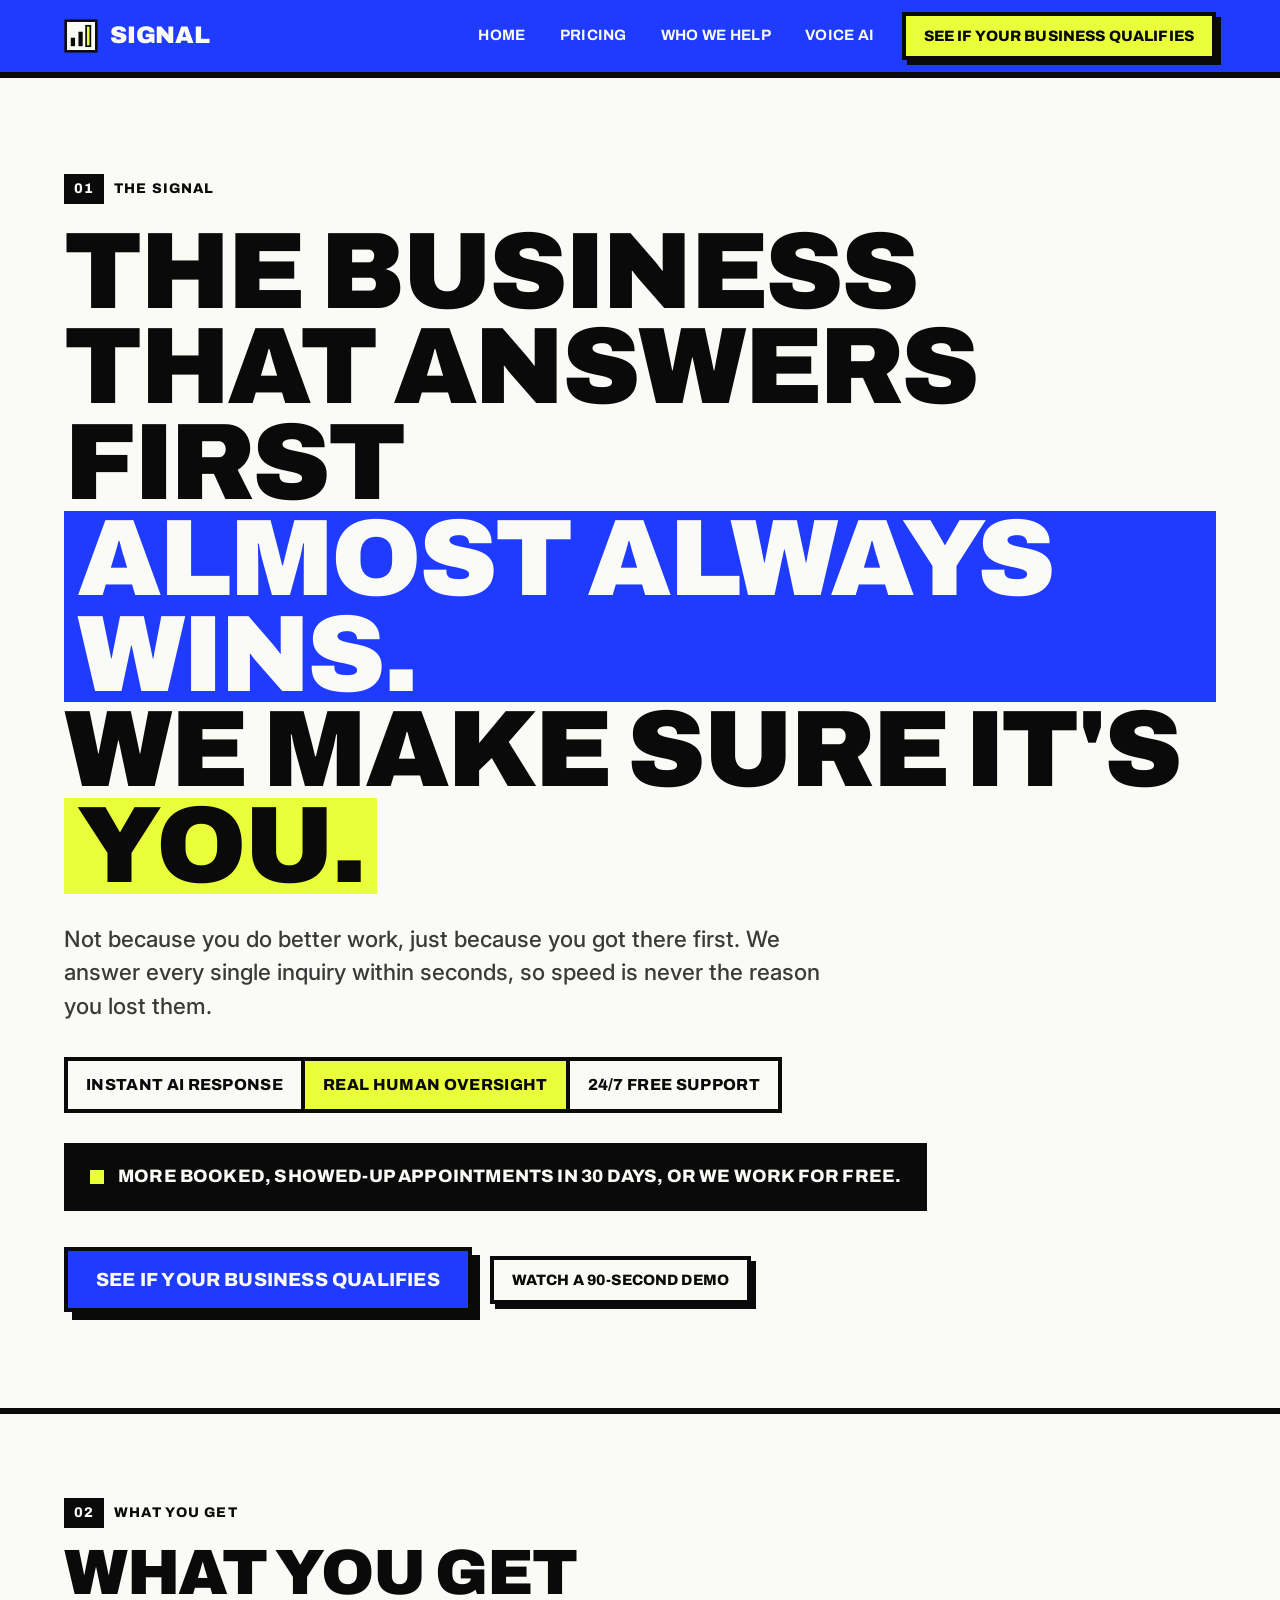
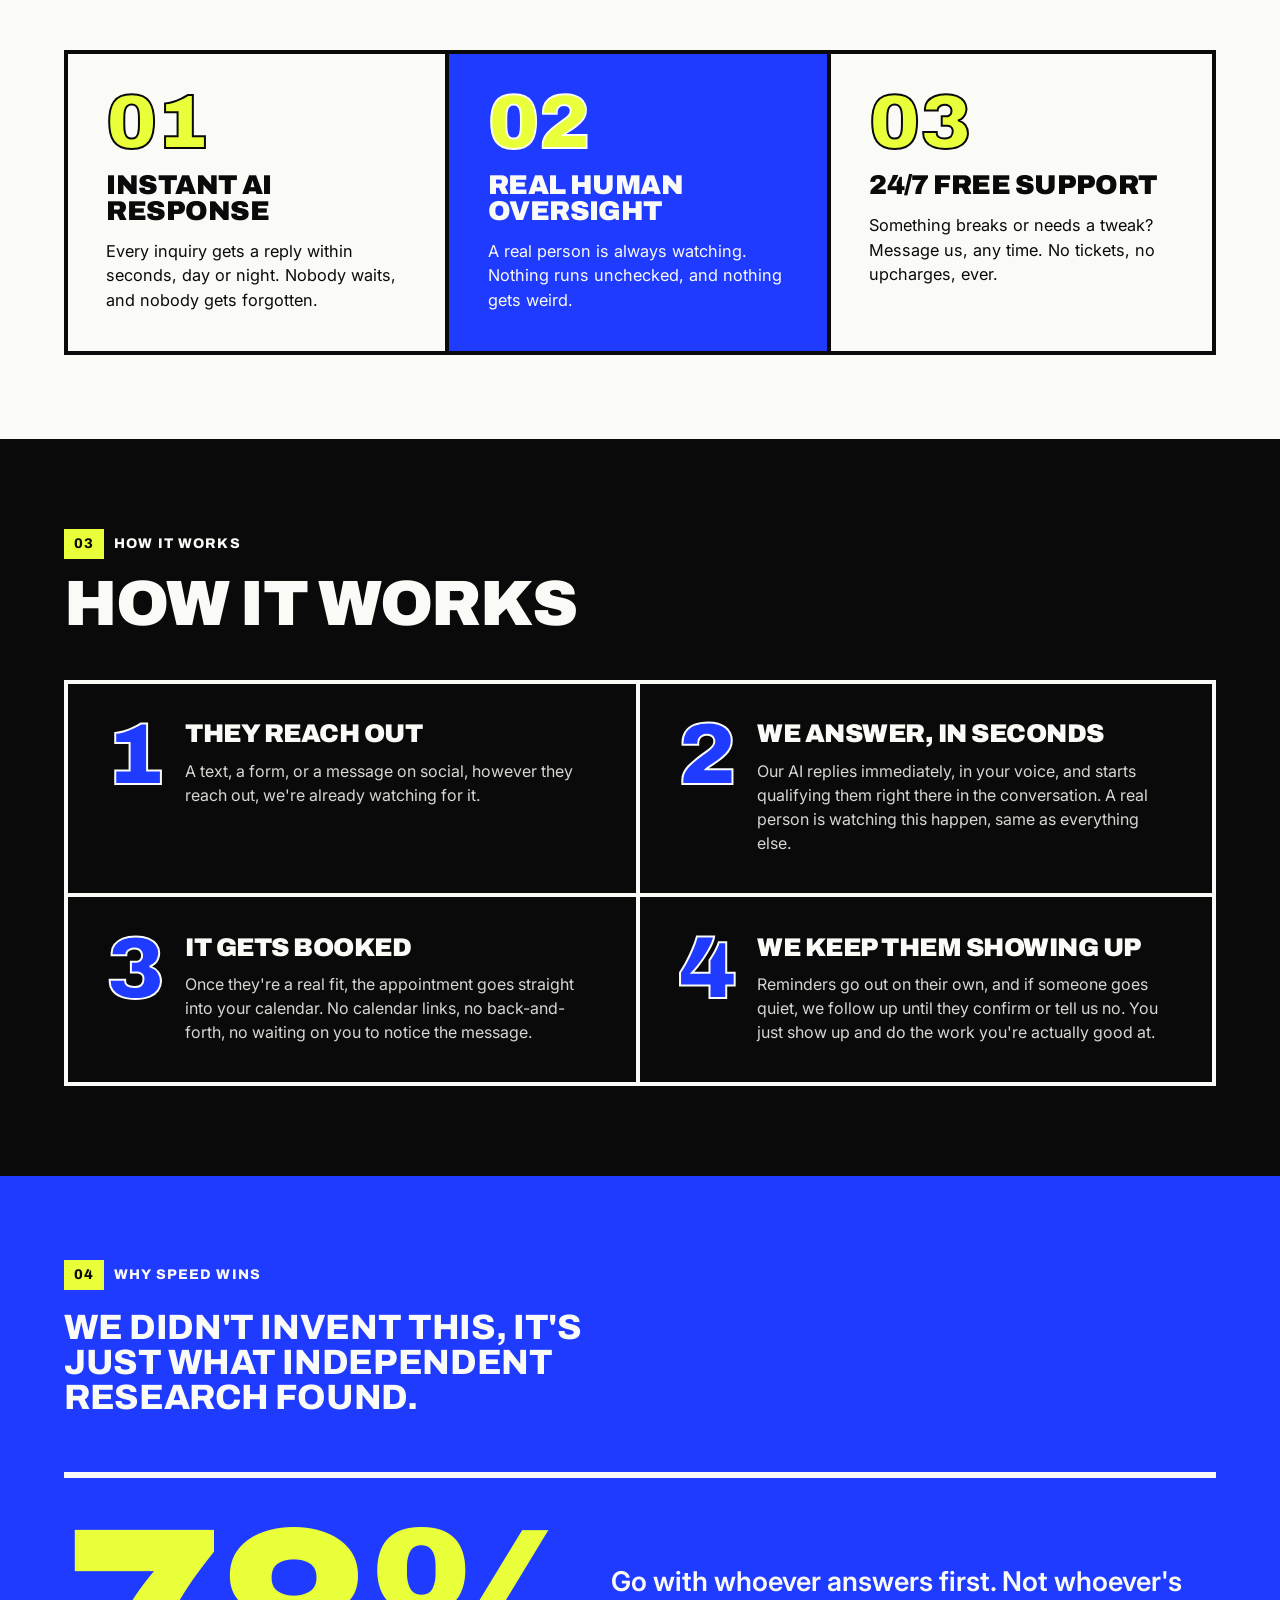
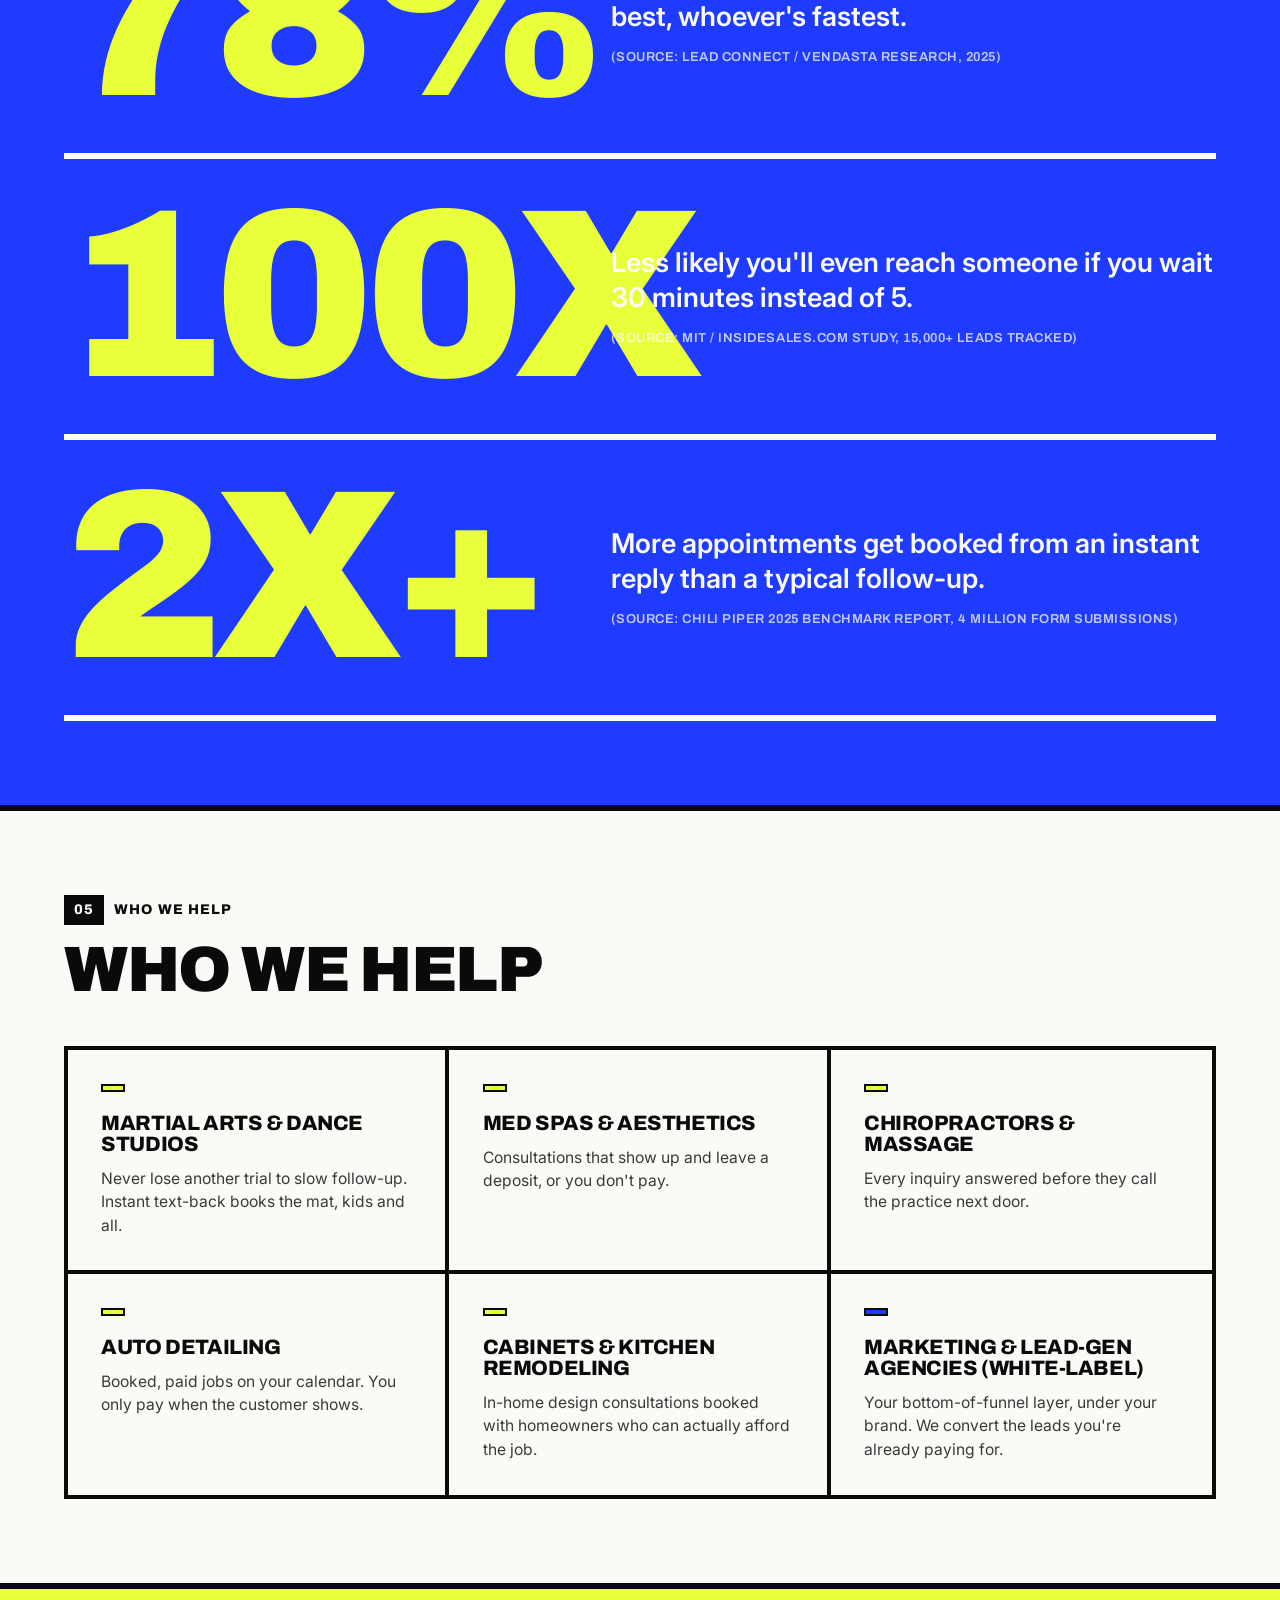
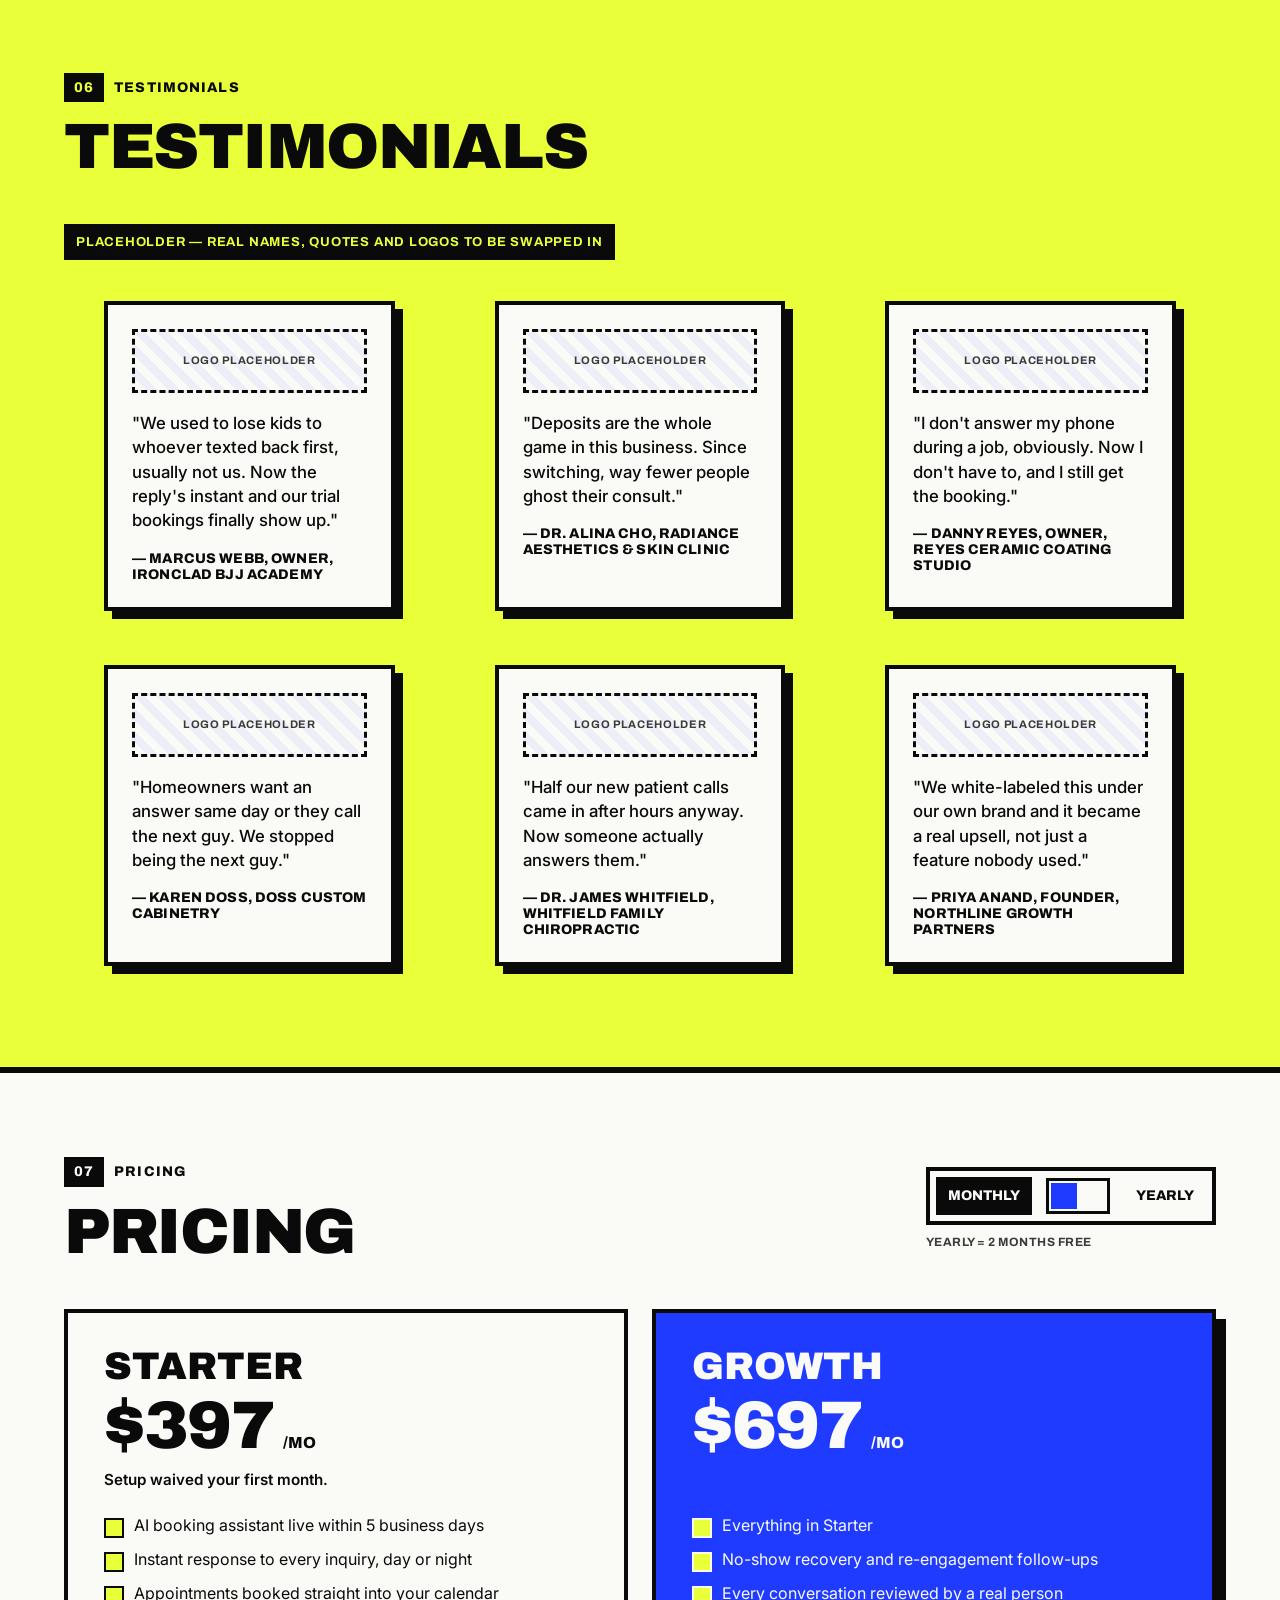
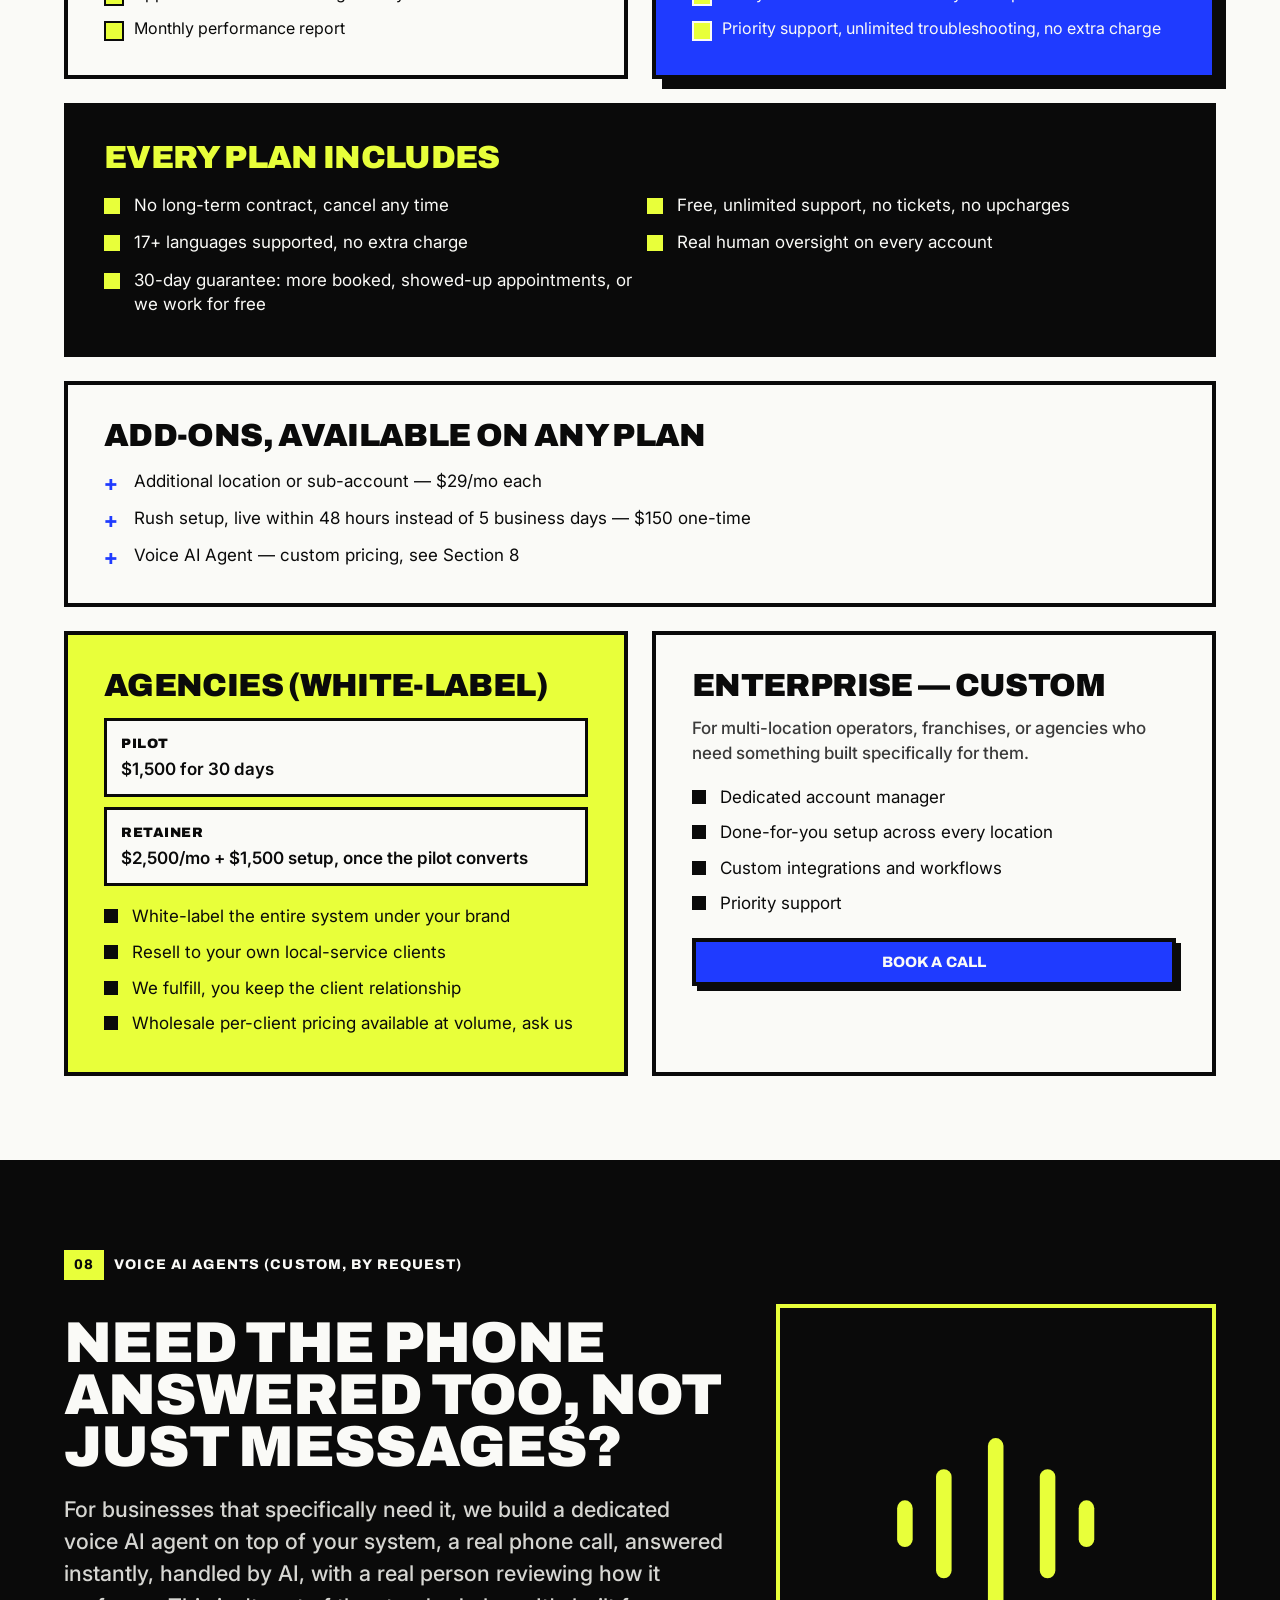
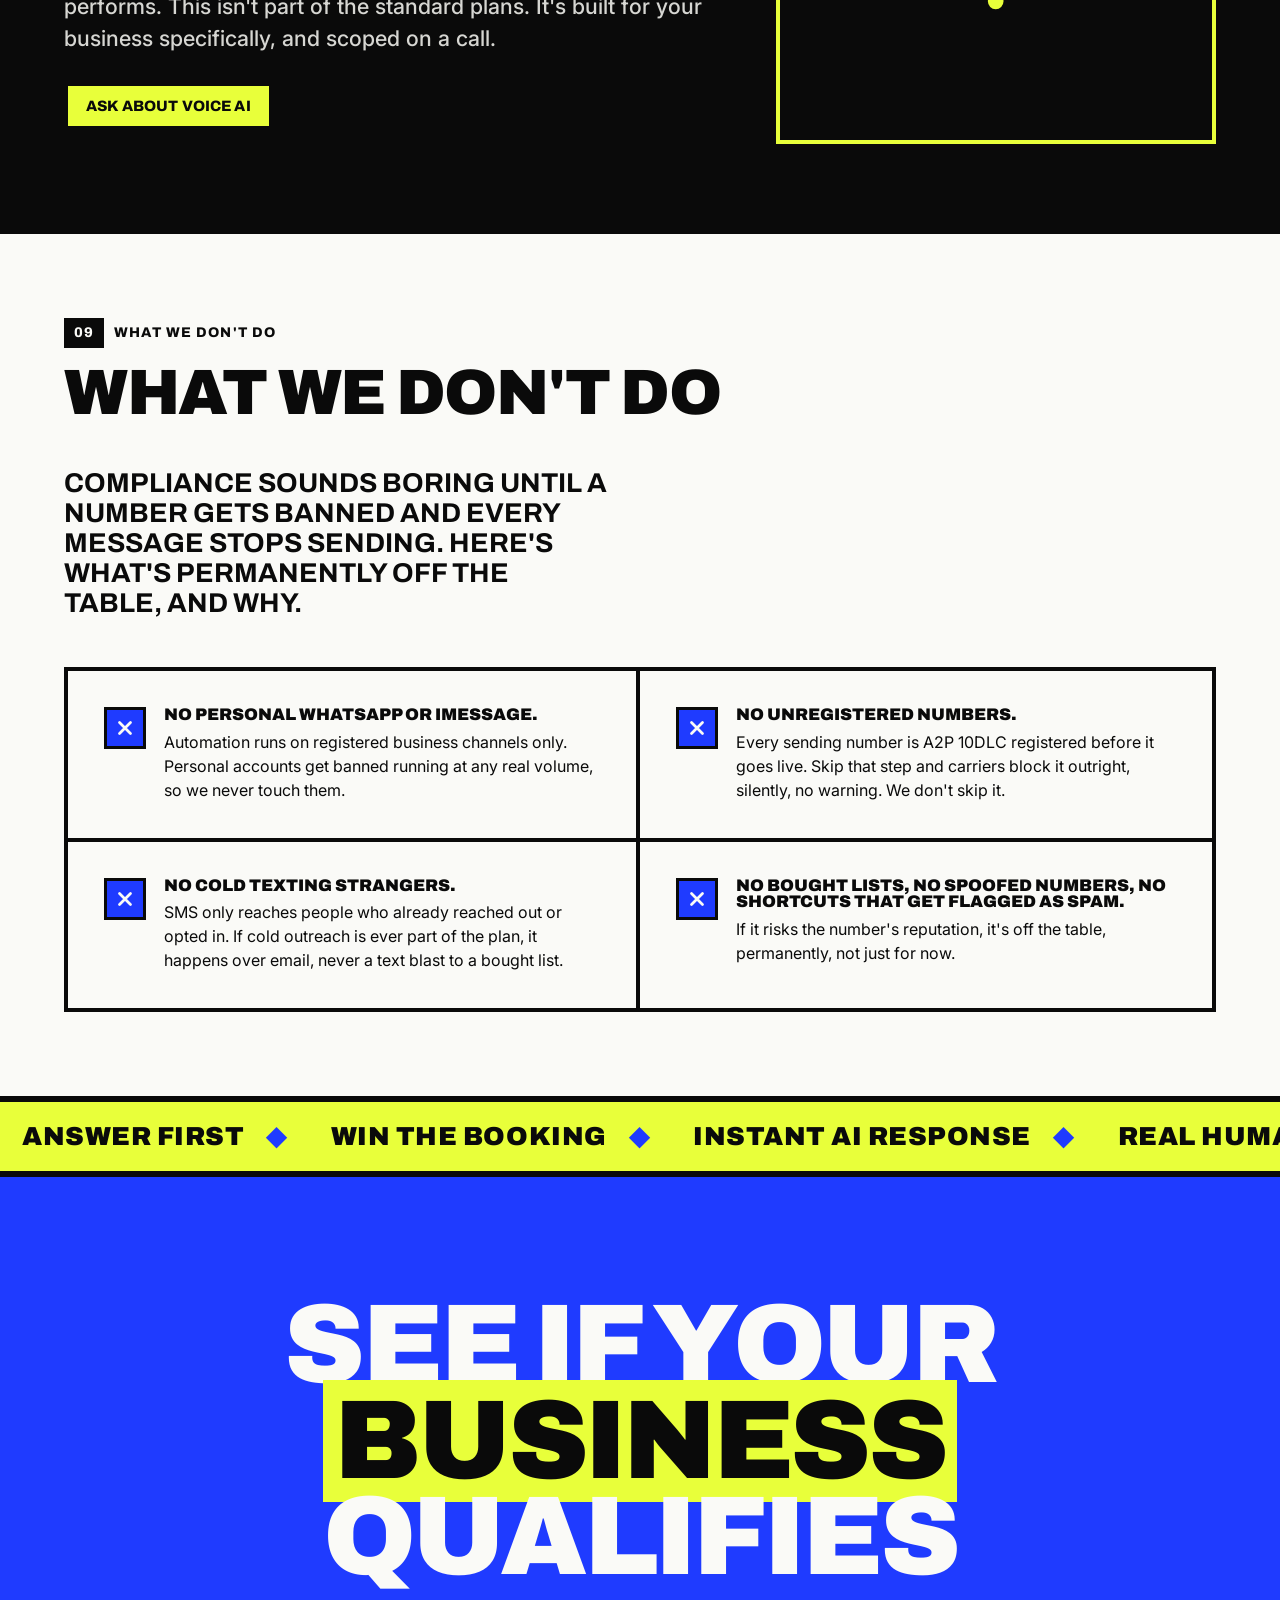
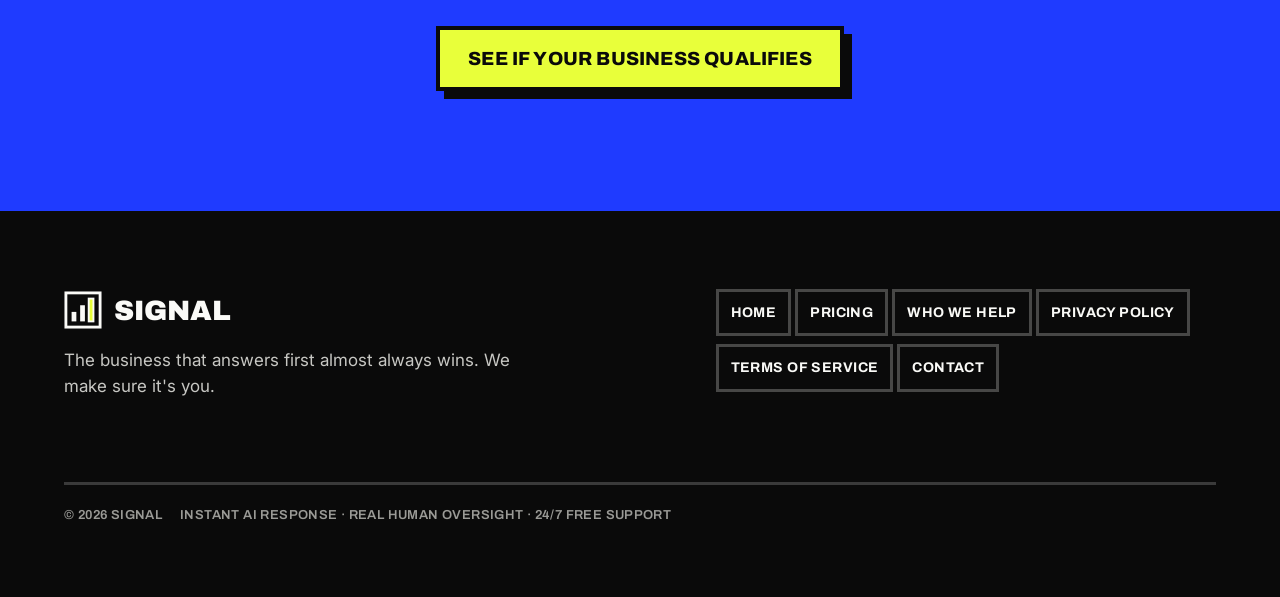
<file: designs/03-signal/index.html>
<!DOCTYPE html>
<html lang="en">
<head>
<meta charset="utf-8">
<meta name="viewport" content="width=device-width, initial-scale=1">
<title>Signal — Answer First, Win the Booking</title>
<meta name="description" content="We answer every inquiry within seconds so speed is never the reason you lost the lead. Instant AI response with real human oversight. More booked, showed-up appointments in 30 days, or we work for free.">
<meta name="theme-color" content="#1F3BFF">
<link rel="preconnect" href="https://fonts.googleapis.com">
<link rel="preconnect" href="https://fonts.gstatic.com" crossorigin>
<link href="https://fonts.googleapis.com/css2?family=Archivo:wght@400;500;600;700;800;900&family=Inter:wght@400;500;600;700&display=swap" rel="stylesheet">
<style>
:root{
  --cobalt:#1F3BFF;
  --cobalt-dark:#1730D6;
  --yellow:#E8FF3A;
  --paper:#FAFAF7;
  --ink:#0A0A0A;
  --ink-70:#3A3A3A;
  --line:#0A0A0A;
  --disp:"Archivo",-apple-system,BlinkMacSystemFont,"Segoe UI",Roboto,sans-serif;
  --body:"Inter",-apple-system,BlinkMacSystemFont,"Segoe UI",Roboto,sans-serif;
  --maxw:1240px;
  --pad:clamp(16px,4vw,44px);
  --bd:4px;
  --bd-thick:6px;
}
*{box-sizing:border-box}
html{-webkit-text-size-adjust:100%;scroll-behavior:smooth}
@media (prefers-reduced-motion: reduce){html{scroll-behavior:auto}}
body{
  margin:0;
  background:var(--paper);
  color:var(--ink);
  font-family:var(--body);
  font-size:17px;
  line-height:1.55;
  -webkit-font-smoothing:antialiased;
  text-rendering:optimizeLegibility;
  overflow-x:hidden;
}
img,svg{max-width:100%;display:block}
a{color:inherit;text-decoration:none}
p{margin:0}
ul{margin:0;padding:0;list-style:none}
button{font-family:inherit;cursor:pointer}
h1,h2,h3,h4{margin:0;font-family:var(--disp);line-height:0.95;letter-spacing:-0.02em}

/* Display type helpers */
.disp{font-family:var(--disp);font-weight:900;text-transform:uppercase;letter-spacing:-0.02em;line-height:0.9}

/* Skip link */
.skip{position:absolute;left:-9999px;top:0;z-index:300;background:var(--yellow);color:var(--ink);padding:14px 20px;font-family:var(--disp);font-weight:800;text-transform:uppercase;border:var(--bd) solid var(--ink)}
.skip:focus{left:12px;top:12px}

/* Focus visibility */
a:focus-visible,button:focus-visible,input:focus-visible,select:focus-visible,[tabindex]:focus-visible{
  outline:4px solid var(--cobalt);
  outline-offset:3px;
}
button:focus-visible,.btn:focus-visible{outline-color:var(--yellow);outline-offset:4px}

.wrap{max-width:var(--maxw);margin:0 auto;padding-inline:var(--pad)}

/* Section marker */
.marker{display:inline-flex;align-items:center;gap:10px;font-family:var(--disp);font-weight:800;font-size:14px;text-transform:uppercase;letter-spacing:0.08em}
.marker .num{background:var(--ink);color:var(--paper);padding:4px 10px;font-variant-numeric:tabular-nums}

section{border-bottom:var(--bd-thick) solid var(--ink)}

/* Buttons */
.btn{
  display:inline-flex;align-items:center;justify-content:center;gap:10px;
  font-family:var(--disp);font-weight:800;text-transform:uppercase;letter-spacing:0.01em;
  font-size:clamp(16px,2vw,19px);
  padding:18px 28px;min-height:56px;
  border:var(--bd) solid var(--ink);
  background:var(--yellow);color:var(--ink);
  box-shadow:8px 8px 0 var(--ink);
  transition:transform .12s ease, box-shadow .12s ease;
}
.btn:hover{transform:translate(-2px,-2px);box-shadow:10px 10px 0 var(--ink)}
.btn:active{transform:translate(4px,4px);box-shadow:4px 4px 0 var(--ink)}
.btn--cobalt{background:var(--cobalt);color:var(--paper)}
.btn--ghost{background:var(--paper);color:var(--ink);box-shadow:none}
.btn--ghost:hover{background:var(--ink);color:var(--paper);transform:none;box-shadow:none}
.btn--sm{font-size:15px;padding:12px 18px;min-height:48px;box-shadow:5px 5px 0 var(--ink)}
@media (prefers-reduced-motion: reduce){
  .btn{transition:none}
  .btn:hover,.btn:active{transform:none;box-shadow:8px 8px 0 var(--ink)}
}

/* ---------- HEADER / NAV ---------- */
.site-header{position:sticky;top:0;z-index:100;background:var(--cobalt);color:var(--paper);border-bottom:var(--bd-thick) solid var(--ink)}
.nav{display:flex;align-items:center;justify-content:space-between;gap:16px;min-height:72px}
.brand{display:flex;align-items:center;gap:12px;font-family:var(--disp);font-weight:900;text-transform:uppercase;font-size:24px;letter-spacing:-0.01em}
.brand .mark{width:34px;height:34px;flex:0 0 auto}
.nav-links{display:flex;align-items:center;gap:4px}
.nav-links a{font-family:var(--disp);font-weight:700;text-transform:uppercase;font-size:15px;letter-spacing:0.02em;padding:10px 12px;border:3px solid transparent}
.nav-links a:hover{border-color:var(--paper)}
.nav-cta{margin-left:8px}
.nav-toggle{display:none;background:var(--yellow);color:var(--ink);border:var(--bd) solid var(--ink);width:52px;height:52px;align-items:center;justify-content:center}
.nav-toggle svg{width:26px;height:26px}
@media (max-width:960px){
  .nav-links{
    position:fixed;inset:72px 0 auto 0;flex-direction:column;align-items:stretch;gap:0;
    background:var(--cobalt);border-bottom:var(--bd-thick) solid var(--ink);
    padding:8px var(--pad) 20px;display:none;
  }
  .nav-links.open{display:flex}
  .nav-links a{padding:16px 4px;border:none;border-bottom:3px solid rgba(250,250,247,0.25)}
  .nav-cta{margin:12px 0 0}
  .nav-toggle{display:inline-flex}
}

/* ---------- HERO (1) ---------- */
.hero{background:var(--paper);position:relative;overflow:hidden}
.hero-inner{padding-block:clamp(48px,8vw,96px)}
.hero h1{
  font-weight:900;text-transform:uppercase;
  font-size:clamp(2.6rem,8.5vw,7.2rem);
  line-height:0.88;letter-spacing:-0.03em;
  max-width:16ch;
}
.hero h1 .flip{background:var(--cobalt);color:var(--paper);padding:0 .12em;display:inline-block}
.hero h1 .mark-y{background:var(--yellow);color:var(--ink);padding:0 .12em;display:inline-block}
.hero-sub{margin-top:28px;font-size:clamp(1.05rem,2.2vw,1.4rem);line-height:1.5;max-width:56ch;color:var(--ink-70);font-weight:500}
.strip{display:flex;flex-wrap:wrap;gap:0;margin-top:34px;border:var(--bd) solid var(--ink);width:fit-content;max-width:100%}
.strip li{font-family:var(--disp);font-weight:800;text-transform:uppercase;font-size:clamp(13px,1.6vw,16px);letter-spacing:0.02em;padding:12px 18px;border-right:var(--bd) solid var(--ink)}
.strip li:last-child{border-right:none}
.strip li:nth-child(2){background:var(--yellow)}
.hero-guarantee{margin-top:30px;display:inline-flex;align-items:center;gap:14px;background:var(--ink);color:var(--paper);padding:16px 22px;border:var(--bd) solid var(--ink);font-family:var(--disp);font-weight:800;text-transform:uppercase;font-size:clamp(14px,1.9vw,18px);letter-spacing:0.01em;max-width:100%}
.hero-guarantee .dot{width:14px;height:14px;background:var(--yellow);flex:0 0 auto}
.hero-cta{display:flex;flex-wrap:wrap;align-items:center;gap:18px;margin-top:36px}

/* ---------- WHAT YOU GET (2) ---------- */
.band{padding-block:clamp(44px,7vw,84px)}
.band-head{display:flex;flex-wrap:wrap;align-items:flex-end;justify-content:space-between;gap:16px;margin-bottom:clamp(28px,4vw,48px)}
.band-head h2{font-weight:900;text-transform:uppercase;font-size:clamp(2rem,5.5vw,4rem);line-height:0.9;letter-spacing:-0.02em}
.get-grid{display:grid;grid-template-columns:repeat(3,1fr);gap:0;border:var(--bd) solid var(--ink)}
.get-cell{padding:clamp(24px,3vw,40px);border-right:var(--bd) solid var(--ink)}
.get-cell:last-child{border-right:none}
.get-cell:nth-child(2){background:var(--cobalt);color:var(--paper)}
.get-cell .idx{font-family:var(--disp);font-weight:900;font-size:clamp(3rem,6vw,5rem);line-height:0.8;color:var(--yellow);-webkit-text-stroke:2px var(--ink);text-transform:uppercase}
.get-cell:nth-child(2) .idx{color:var(--yellow);-webkit-text-stroke:2px var(--paper)}
.get-cell h3{margin-top:18px;font-weight:900;text-transform:uppercase;font-size:clamp(1.25rem,2.4vw,1.7rem);line-height:0.95}
.get-cell p{margin-top:14px;font-size:1.02rem;line-height:1.5}
.get-cell:nth-child(2) p{color:var(--paper)}
@media (max-width:820px){.get-grid{grid-template-columns:1fr}.get-cell{border-right:none;border-bottom:var(--bd) solid var(--ink)}.get-cell:last-child{border-bottom:none}}

/* ---------- HOW IT WORKS (3) ---------- */
.how{background:var(--ink);color:var(--paper)}
.how .marker .num{background:var(--yellow);color:var(--ink)}
.how .band-head h2{color:var(--paper)}
.steps{display:grid;grid-template-columns:1fr 1fr;gap:0;border:var(--bd) solid var(--paper)}
.step{padding:clamp(24px,3vw,40px);border-right:var(--bd) solid var(--paper);border-bottom:var(--bd) solid var(--paper);display:flex;gap:20px;align-items:flex-start}
.step:nth-child(2n){border-right:none}
.step:nth-child(3),.step:nth-child(4){border-bottom:none}
.step-n{font-family:var(--disp);font-weight:900;font-size:clamp(3rem,7vw,5.5rem);line-height:0.75;color:var(--cobalt);-webkit-text-stroke:2px var(--paper);flex:0 0 auto}
.step h3{font-weight:900;text-transform:uppercase;font-size:clamp(1.15rem,2.3vw,1.6rem);line-height:0.95}
.step p{margin-top:12px;color:#D6D6D2;font-size:1rem;line-height:1.5}
@media (max-width:820px){.steps{grid-template-columns:1fr}.step{border-right:none}.step:nth-child(3){border-bottom:var(--bd) solid var(--paper)}}

/* ---------- WHY SPEED WINS (4) — GIANT NUMBERS ---------- */
.speed{background:var(--cobalt);color:var(--paper)}
.speed .marker .num{background:var(--yellow);color:var(--ink)}
.speed-intro{font-family:var(--disp);font-weight:800;text-transform:uppercase;font-size:clamp(1.2rem,3vw,2.2rem);line-height:1;letter-spacing:-0.01em;max-width:24ch;margin-bottom:clamp(30px,5vw,56px)}
.stat{border-top:var(--bd-thick) solid var(--paper);padding-block:clamp(28px,4vw,52px);display:grid;grid-template-columns:minmax(0,0.9fr) 1.1fr;gap:clamp(20px,4vw,56px);align-items:center}
.stat:last-child{border-bottom:var(--bd-thick) solid var(--paper)}
.stat .big{font-family:var(--disp);font-weight:900;text-transform:uppercase;font-size:clamp(5rem,20vw,15rem);line-height:0.72;letter-spacing:-0.04em;color:var(--yellow);-webkit-text-stroke:0}
.stat .copy{font-size:clamp(1.15rem,2.4vw,1.7rem);line-height:1.28;font-weight:600}
.stat .src{display:block;margin-top:14px;font-family:var(--disp);font-weight:600;text-transform:uppercase;font-size:clamp(11px,1.3vw,13px);letter-spacing:0.04em;color:rgba(250,250,247,0.75)}
@media (max-width:760px){.stat{grid-template-columns:1fr;gap:8px}.stat .big{font-size:clamp(5rem,32vw,10rem)}}

/* ---------- WHO WE HELP (5) ---------- */
.who .who-grid{display:grid;grid-template-columns:repeat(3,1fr);gap:0;border:var(--bd) solid var(--ink)}
.who-cell{padding:clamp(22px,2.6vw,34px);border-right:var(--bd) solid var(--ink);border-bottom:var(--bd) solid var(--ink)}
.who-cell:nth-child(3n){border-right:none}
.who-cell:nth-child(n+4){}
.who-cell:nth-child(4),.who-cell:nth-child(5),.who-cell:nth-child(6){border-bottom:none}
.who-cell h3{font-weight:800;text-transform:uppercase;font-size:clamp(1.05rem,1.9vw,1.3rem);line-height:1}
.who-cell p{margin-top:12px;font-size:0.98rem;line-height:1.5;color:var(--ink-70)}
.who-cell .tag{display:inline-block;width:24px;height:8px;background:var(--yellow);border:2px solid var(--ink);margin-bottom:14px}
.who-cell:nth-child(6) .tag{background:var(--cobalt)}
@media (max-width:900px){.who .who-grid{grid-template-columns:1fr 1fr}.who-cell:nth-child(3n){border-right:var(--bd) solid var(--ink)}.who-cell:nth-child(2n){border-right:none}.who-cell:nth-child(5),.who-cell:nth-child(6){border-bottom:none}.who-cell:nth-child(4){border-bottom:var(--bd) solid var(--ink)}}
@media (max-width:560px){.who .who-grid{grid-template-columns:1fr}.who-cell{border-right:none!important;border-bottom:var(--bd) solid var(--ink)!important}.who-cell:last-child{border-bottom:none!important}}

/* ---------- TESTIMONIALS (6) ---------- */
.tst{background:var(--yellow)}
.tst .marker .num{background:var(--ink);color:var(--yellow)}
.tst-note{font-family:var(--disp);font-weight:700;text-transform:uppercase;font-size:13px;letter-spacing:0.06em;background:var(--ink);color:var(--yellow);padding:8px 12px;display:inline-block;margin-bottom:24px}
.tst-grid{display:grid;grid-template-columns:repeat(3,1fr);gap:20px}
.tst-card{background:var(--paper);border:var(--bd) solid var(--ink);padding:24px;display:flex;flex-direction:column;gap:18px;box-shadow:8px 8px 0 var(--ink)}
.tst-logo{width:100%;height:64px;border:3px dashed var(--ink);display:flex;align-items:center;justify-content:center;font-family:var(--disp);font-weight:700;text-transform:uppercase;font-size:11px;letter-spacing:0.06em;color:var(--ink-70);background:repeating-linear-gradient(45deg,transparent,transparent 8px,rgba(31,59,255,0.06) 8px,rgba(31,59,255,0.06) 16px)}
.tst-card blockquote{margin:0;font-size:1.05rem;line-height:1.45;font-weight:500}
.tst-card .who-said{font-family:var(--disp);font-weight:800;text-transform:uppercase;font-size:14px;line-height:1.15;letter-spacing:0.01em}
@media (max-width:900px){.tst-grid{grid-template-columns:1fr 1fr}}
@media (max-width:600px){.tst-grid{grid-template-columns:1fr}}

/* ---------- PRICING (7) ---------- */
.pricing .band-head{align-items:center}
.toggle-wrap{display:inline-flex;align-items:center;gap:14px;border:var(--bd) solid var(--ink);background:var(--paper);padding:6px}
.toggle-wrap .lbl{font-family:var(--disp);font-weight:800;text-transform:uppercase;font-size:14px;padding:8px 12px}
.toggle-wrap .lbl.on{background:var(--ink);color:var(--paper)}
.switch{position:relative;width:64px;height:36px;border:3px solid var(--ink);background:var(--paper);padding:0;flex:0 0 auto}
.switch .knob{position:absolute;top:2px;left:2px;width:26px;height:26px;background:var(--cobalt);transition:transform .15s ease}
.switch[aria-pressed="true"] .knob{transform:translateX(28px);background:var(--yellow);border:2px solid var(--ink)}
@media (prefers-reduced-motion: reduce){.switch .knob{transition:none}}
.yr-note{font-family:var(--disp);font-weight:700;text-transform:uppercase;font-size:12px;letter-spacing:0.04em;color:var(--ink-70)}

.plan-grid{display:grid;grid-template-columns:1fr 1fr;gap:24px}
.plan{border:var(--bd) solid var(--ink);background:var(--paper);padding:clamp(24px,3vw,36px);display:flex;flex-direction:column}
.plan--feature{background:var(--cobalt);color:var(--paper);box-shadow:10px 10px 0 var(--ink)}
.plan .p-name{font-family:var(--disp);font-weight:900;text-transform:uppercase;font-size:clamp(1.6rem,3vw,2.4rem);line-height:0.9}
.plan .price{margin-top:16px;display:flex;align-items:baseline;gap:8px;flex-wrap:wrap}
.plan .price .amt{font-family:var(--disp);font-weight:900;font-size:clamp(2.6rem,6vw,4.2rem);line-height:0.8;letter-spacing:-0.02em}
.plan .price .per{font-family:var(--disp);font-weight:800;text-transform:uppercase;font-size:1rem}
.plan .p-note{margin-top:12px;font-weight:600;font-size:0.95rem}
.plan--feature .p-note{color:var(--paper)}
.plan ul.feats{margin-top:22px;display:flex;flex-direction:column;gap:12px}
.plan ul.feats li{position:relative;padding-left:30px;font-size:1rem;line-height:1.4}
.plan ul.feats li::before{content:"";position:absolute;left:0;top:4px;width:16px;height:16px;background:var(--yellow);border:2px solid var(--ink)}
.plan--feature ul.feats li::before{background:var(--yellow);border-color:var(--paper)}

.includes{margin-top:24px;border:var(--bd) solid var(--ink);background:var(--ink);color:var(--paper);padding:clamp(24px,3vw,36px)}
.includes h3{font-family:var(--disp);font-weight:900;text-transform:uppercase;font-size:clamp(1.3rem,2.6vw,2rem);color:var(--yellow)}
.includes ul{margin-top:20px;display:grid;grid-template-columns:1fr 1fr;gap:14px}
.includes ul li{position:relative;padding-left:30px;line-height:1.4}
.includes ul li::before{content:"";position:absolute;left:0;top:4px;width:16px;height:16px;background:var(--yellow)}
@media (max-width:700px){.includes ul{grid-template-columns:1fr}}

.addons{margin-top:24px;border:var(--bd) solid var(--ink);background:var(--paper);padding:clamp(24px,3vw,36px)}
.addons h3,.wl h3,.ent h3{font-family:var(--disp);font-weight:900;text-transform:uppercase;font-size:clamp(1.3rem,2.6vw,2rem)}
.addons ul{margin-top:18px;display:flex;flex-direction:column;gap:12px}
.addons ul li{padding-left:30px;position:relative;line-height:1.45}
.addons ul li::before{content:"+";position:absolute;left:0;top:-1px;font-family:var(--disp);font-weight:900;color:var(--cobalt);font-size:1.3rem}

.pair{margin-top:24px;display:grid;grid-template-columns:1fr 1fr;gap:24px}
.wl,.ent{border:var(--bd) solid var(--ink);padding:clamp(24px,3vw,36px);display:flex;flex-direction:column}
.wl{background:var(--yellow)}
.ent{background:var(--paper)}
.wl .tiers{margin-top:16px;display:flex;flex-direction:column;gap:10px}
.wl .tier{border:3px solid var(--ink);background:var(--paper);padding:12px 14px;font-weight:600}
.wl .tier strong{font-family:var(--disp);font-weight:900;text-transform:uppercase;display:block;font-size:0.85rem;letter-spacing:0.04em;margin-bottom:2px}
.wl ul,.ent ul{margin-top:18px;display:flex;flex-direction:column;gap:11px}
.wl ul li,.ent ul li{position:relative;padding-left:28px;line-height:1.45}
.wl ul li::before,.ent ul li::before{content:"";position:absolute;left:0;top:5px;width:14px;height:14px;background:var(--ink)}
.ent .ent-desc{margin-top:14px;font-weight:500;line-height:1.5;color:var(--ink-70)}
.ent .btn{margin-top:auto}
.wl .btn{margin-top:auto}
@media (max-width:820px){.plan-grid{grid-template-columns:1fr}.pair{grid-template-columns:1fr}}

/* ---------- VOICE AI (8) ---------- */
.voice{background:var(--ink);color:var(--paper)}
.voice .marker .num{background:var(--yellow);color:var(--ink)}
.voice-inner{display:grid;grid-template-columns:1.2fr 0.8fr;gap:clamp(24px,4vw,56px);align-items:center}
.voice h2{font-weight:900;text-transform:uppercase;font-size:clamp(2rem,5vw,3.6rem);line-height:0.9;color:var(--paper)}
.voice .lead{margin-top:20px;font-size:clamp(1.05rem,2vw,1.35rem);line-height:1.5;color:#D6D6D2;font-weight:500}
.voice-mark{border:var(--bd) solid var(--yellow);aspect-ratio:1/1;display:flex;align-items:center;justify-content:center}
.voice-mark svg{width:60%;height:60%}
@media (max-width:820px){.voice-inner{grid-template-columns:1fr}.voice-mark{max-width:260px}}

/* ---------- WHAT WE DON'T DO (9) ---------- */
.dont{background:var(--paper)}
.dont-intro{font-family:var(--disp);font-weight:700;text-transform:uppercase;font-size:clamp(1.1rem,2.4vw,1.7rem);line-height:1.1;max-width:34ch;margin-bottom:clamp(28px,4vw,48px)}
.dont-list{display:grid;grid-template-columns:1fr 1fr;gap:0;border:var(--bd) solid var(--ink)}
.dont-item{padding:clamp(22px,3vw,36px);border-right:var(--bd) solid var(--ink);border-bottom:var(--bd) solid var(--ink);display:flex;gap:18px;align-items:flex-start}
.dont-item:nth-child(2n){border-right:none}
.dont-item:nth-child(3),.dont-item:nth-child(4){border-bottom:none}
.dont-x{width:42px;height:42px;flex:0 0 auto;background:var(--cobalt);border:3px solid var(--ink);display:flex;align-items:center;justify-content:center}
.dont-x svg{width:22px;height:22px}
.dont-item p{font-size:1rem;line-height:1.5}
.dont-item p strong{font-family:var(--disp);font-weight:900;text-transform:uppercase;display:block;margin-bottom:6px;font-size:1.05rem;line-height:1}
@media (max-width:820px){.dont-list{grid-template-columns:1fr}.dont-item{border-right:none}.dont-item:nth-child(3){border-bottom:var(--bd) solid var(--ink)}}

/* ---------- TICKER ---------- */
.ticker{background:var(--yellow);border-bottom:var(--bd-thick) solid var(--ink);overflow:hidden;white-space:nowrap}
.ticker-track{display:inline-flex;gap:0;padding-block:14px;animation:scrollx 26s linear infinite;will-change:transform}
.ticker-track span{font-family:var(--disp);font-weight:900;text-transform:uppercase;font-size:clamp(16px,2.6vw,26px);letter-spacing:0.02em;padding-inline:22px}
.ticker-track span::after{content:"◆";margin-left:22px;color:var(--cobalt)}
@keyframes scrollx{from{transform:translateX(0)}to{transform:translateX(-50%)}}
@media (prefers-reduced-motion: reduce){.ticker-track{animation:none;white-space:normal;flex-wrap:wrap}}

/* ---------- FINAL CTA (10) ---------- */
.final{background:var(--cobalt);color:var(--paper);text-align:center}
.final-inner{padding-block:clamp(56px,10vw,120px)}
.final h2{font-weight:900;text-transform:uppercase;font-size:clamp(2.4rem,9vw,7rem);line-height:0.86;letter-spacing:-0.03em;max-width:18ch;margin:0 auto}
.final .btn{margin-top:40px}
.final h2 .hl{background:var(--yellow);color:var(--ink);padding:0 .1em}

/* ---------- FOOTER (11) ---------- */
.site-footer{background:var(--ink);color:var(--paper);border-bottom:none}
.footer-inner{padding-block:clamp(40px,6vw,72px);display:grid;grid-template-columns:1.2fr 1fr;gap:clamp(24px,4vw,56px);align-items:start}
.footer-brand{display:flex;align-items:center;gap:12px;font-family:var(--disp);font-weight:900;text-transform:uppercase;font-size:28px}
.footer-brand .mark{width:38px;height:38px}
.footer-tag{margin-top:16px;color:#C7C7C3;max-width:44ch;line-height:1.5}
.footer-nav{display:flex;flex-wrap:wrap;gap:8px 4px}
.footer-nav a{font-family:var(--disp);font-weight:700;text-transform:uppercase;font-size:14px;letter-spacing:0.03em;padding:10px 12px;border:3px solid rgba(250,250,247,0.25)}
.footer-nav a:hover{border-color:var(--yellow);color:var(--yellow)}
.footer-legal{grid-column:1/-1;margin-top:32px;padding-top:20px;border-top:3px solid rgba(250,250,247,0.2);color:#9A9A96;font-size:13px;display:flex;flex-wrap:wrap;gap:6px 18px;font-family:var(--disp);text-transform:uppercase;font-weight:600;letter-spacing:0.03em}
@media (max-width:760px){.footer-inner{grid-template-columns:1fr}}

/* ---------- MODAL / DIALOG ---------- */
.overlay{position:fixed;inset:0;z-index:200;background:rgba(10,10,10,0.72);display:none;align-items:flex-start;justify-content:center;padding:clamp(12px,4vh,48px) 16px;overflow-y:auto}
.overlay.open{display:flex}
.dialog{background:var(--paper);color:var(--ink);border:var(--bd-thick) solid var(--ink);box-shadow:14px 14px 0 var(--cobalt);width:100%;max-width:600px;margin:auto}
.dialog--video{max-width:860px}
.dialog-head{display:flex;align-items:center;justify-content:space-between;gap:16px;background:var(--cobalt);color:var(--paper);padding:18px 22px;border-bottom:var(--bd) solid var(--ink)}
.dialog-head h2{font-family:var(--disp);font-weight:900;text-transform:uppercase;font-size:clamp(1.2rem,3vw,1.7rem);line-height:0.95}
.dialog-close{background:var(--yellow);color:var(--ink);border:var(--bd) solid var(--ink);width:48px;height:48px;flex:0 0 auto;display:flex;align-items:center;justify-content:center;font-size:0}
.dialog-close svg{width:22px;height:22px}
.dialog-body{padding:clamp(20px,4vw,32px)}
.step-label{font-family:var(--disp);font-weight:800;text-transform:uppercase;font-size:13px;letter-spacing:0.06em;color:var(--cobalt);margin-bottom:6px;display:block}
.q{margin-bottom:24px}
.q > .q-label{display:block;font-family:var(--disp);font-weight:800;text-transform:uppercase;font-size:0.95rem;line-height:1.15;margin-bottom:12px}
select,input{font-family:var(--body);font-size:1rem}
.q select{width:100%;padding:14px;border:var(--bd) solid var(--ink);background:var(--paper);min-height:52px;font-weight:500}
.radios{display:grid;grid-template-columns:1fr 1fr;gap:10px}
@media (max-width:480px){.radios{grid-template-columns:1fr}}
.radio-opt{display:flex;align-items:center;gap:10px;border:3px solid var(--ink);padding:12px 14px;min-height:48px;cursor:pointer;font-weight:500;background:var(--paper)}
.radio-opt:hover{background:#F0F0EA}
.radio-opt input{width:20px;height:20px;accent-color:var(--cobalt);flex:0 0 auto}
.radio-opt:has(input:checked){background:var(--yellow)}
.err{color:#B00020;font-weight:600;font-size:0.9rem;margin-top:8px;display:none}
.err.show{display:block}
.q.invalid select,.q.invalid .radios{outline:3px solid #B00020;outline-offset:4px}
.dialog-foot{margin-top:8px;display:flex;justify-content:flex-end;gap:12px}

/* calendar */
.cal-lead{font-weight:600;margin-bottom:16px;line-height:1.45}
.day-grid{display:grid;grid-template-columns:repeat(auto-fill,minmax(120px,1fr));gap:10px;margin-bottom:26px}
.day-opt,.time-opt{border:3px solid var(--ink);background:var(--paper);padding:12px 8px;text-align:center;font-family:var(--disp);font-weight:700;text-transform:uppercase;font-size:0.85rem;line-height:1.1;min-height:52px}
.day-opt small{display:block;font-family:var(--body);font-weight:600;font-size:0.72rem;color:var(--ink-70);margin-top:4px;text-transform:none}
.day-opt[aria-pressed="true"],.time-opt[aria-pressed="true"]{background:var(--cobalt);color:var(--paper);box-shadow:4px 4px 0 var(--ink)}
.day-opt[aria-pressed="true"] small{color:rgba(250,250,247,0.8)}
.time-grid{display:grid;grid-template-columns:repeat(auto-fill,minmax(96px,1fr));gap:10px}
.subhead{font-family:var(--disp);font-weight:800;text-transform:uppercase;font-size:0.9rem;margin:20px 0 12px}

/* confirmation */
.confirm{text-align:center;padding:8px 0 12px}
.confirm .check{width:72px;height:72px;margin:0 auto 20px;background:var(--yellow);border:var(--bd) solid var(--ink);display:flex;align-items:center;justify-content:center}
.confirm .check svg{width:38px;height:38px}
.confirm h3{font-family:var(--disp);font-weight:900;text-transform:uppercase;font-size:clamp(1.4rem,3.4vw,2rem);line-height:0.95}
.confirm p{margin-top:16px;font-size:1.1rem;line-height:1.5;max-width:44ch;margin-inline:auto}
.confirm .booked{font-weight:700;color:var(--cobalt)}

/* video placeholder */
.video-frame{aspect-ratio:16/9;background:var(--ink);border:var(--bd) solid var(--ink);display:flex;flex-direction:column;align-items:center;justify-content:center;gap:18px;color:var(--paper)}
.video-frame .play{width:84px;height:84px;background:var(--yellow);border:var(--bd) solid var(--paper);display:flex;align-items:center;justify-content:center}
.video-frame .play svg{width:34px;height:34px}
.video-frame .cap{font-family:var(--disp);font-weight:800;text-transform:uppercase;font-size:clamp(0.9rem,2vw,1.1rem);letter-spacing:0.03em}

.sr-only{position:absolute;width:1px;height:1px;padding:0;margin:-1px;overflow:hidden;clip:rect(0,0,0,0);white-space:nowrap;border:0}
body.locked{overflow:hidden}
</style>
</head>
<body>
<a class="skip" href="#main">Skip to content</a>

<!-- ===== HEADER / NAV ===== -->
<header class="site-header">
  <div class="wrap nav">
    <a class="brand" href="#top" aria-label="Signal home">
      <svg class="mark" viewBox="0 0 40 40" fill="none" aria-hidden="true">
        <rect x="2" y="2" width="36" height="36" fill="#FAFAF7" stroke="#0A0A0A" stroke-width="3"/>
        <rect x="8" y="22" width="5" height="10" fill="#0A0A0A"/>
        <rect x="17" y="15" width="5" height="17" fill="#0A0A0A"/>
        <rect x="26" y="8" width="5" height="24" fill="#E8FF3A" stroke="#0A0A0A" stroke-width="2"/>
      </svg>
      Signal
    </a>
    <nav class="nav-links" id="navLinks" aria-label="Primary">
      <a href="#top">Home</a>
      <a href="#pricing">Pricing</a>
      <a href="#who">Who We Help</a>
      <a href="#voice">Voice AI</a>
      <button class="btn btn--sm nav-cta" data-open-funnel type="button">See If Your Business Qualifies</button>
    </nav>
    <button class="nav-toggle" id="navToggle" type="button" aria-expanded="false" aria-controls="navLinks" aria-label="Open menu">
      <svg viewBox="0 0 24 24" fill="none" stroke="#0A0A0A" stroke-width="3" aria-hidden="true"><path d="M3 6h18M3 12h18M3 18h18"/></svg>
    </button>
  </div>
</header>

<main id="main">
<span id="top"></span>

<!-- ===== SECTION 1: HERO ===== -->
<section class="hero" aria-labelledby="hero-h">
  <div class="wrap hero-inner">
    <p class="marker"><span class="num">01</span> The Signal</p>
    <h1 id="hero-h" style="margin-top:20px">The Business That Answers First <span class="flip">Almost Always Wins.</span> We Make Sure It's <span class="mark-y">You.</span></h1>
    <p class="hero-sub">Not because you do better work, just because you got there first. We answer every single inquiry within seconds, so speed is never the reason you lost them.</p>
    <ul class="strip" aria-label="What you get">
      <li>Instant AI Response</li>
      <li>Real Human Oversight</li>
      <li>24/7 Free Support</li>
    </ul>
    <p class="hero-guarantee"><span class="dot" aria-hidden="true"></span>More booked, showed-up appointments in 30 days, or we work for free.</p>
    <div class="hero-cta">
      <button class="btn btn--cobalt" data-open-funnel type="button">See If Your Business Qualifies</button>
      <button class="btn btn--ghost btn--sm" data-open-video type="button">Watch a 90-second demo</button>
    </div>
  </div>
</section>

<!-- ===== SECTION 2: WHAT YOU GET ===== -->
<section class="band" aria-labelledby="get-h">
  <div class="wrap">
    <div class="band-head">
      <div>
        <p class="marker"><span class="num">02</span> What You Get</p>
        <h2 id="get-h" style="margin-top:16px">What You Get</h2>
      </div>
    </div>
    <div class="get-grid">
      <div class="get-cell">
        <span class="idx" aria-hidden="true">01</span>
        <h3>Instant AI Response</h3>
        <p>Every inquiry gets a reply within seconds, day or night. Nobody waits, and nobody gets forgotten.</p>
      </div>
      <div class="get-cell">
        <span class="idx" aria-hidden="true">02</span>
        <h3>Real Human Oversight</h3>
        <p>A real person is always watching. Nothing runs unchecked, and nothing gets weird.</p>
      </div>
      <div class="get-cell">
        <span class="idx" aria-hidden="true">03</span>
        <h3>24/7 Free Support</h3>
        <p>Something breaks or needs a tweak? Message us, any time. No tickets, no upcharges, ever.</p>
      </div>
    </div>
  </div>
</section>

<!-- ===== SECTION 3: HOW IT WORKS ===== -->
<section class="how band" aria-labelledby="how-h">
  <div class="wrap">
    <div class="band-head">
      <div>
        <p class="marker"><span class="num">03</span> How It Works</p>
        <h2 id="how-h" style="margin-top:16px">How It Works</h2>
      </div>
    </div>
    <div class="steps">
      <div class="step">
        <span class="step-n" aria-hidden="true">1</span>
        <div>
          <h3>They Reach Out</h3>
          <p>A text, a form, or a message on social, however they reach out, we're already watching for it.</p>
        </div>
      </div>
      <div class="step">
        <span class="step-n" aria-hidden="true">2</span>
        <div>
          <h3>We Answer, In Seconds</h3>
          <p>Our AI replies immediately, in your voice, and starts qualifying them right there in the conversation. A real person is watching this happen, same as everything else.</p>
        </div>
      </div>
      <div class="step">
        <span class="step-n" aria-hidden="true">3</span>
        <div>
          <h3>It Gets Booked</h3>
          <p>Once they're a real fit, the appointment goes straight into your calendar. No calendar links, no back-and-forth, no waiting on you to notice the message.</p>
        </div>
      </div>
      <div class="step">
        <span class="step-n" aria-hidden="true">4</span>
        <div>
          <h3>We Keep Them Showing Up</h3>
          <p>Reminders go out on their own, and if someone goes quiet, we follow up until they confirm or tell us no. You just show up and do the work you're actually good at.</p>
        </div>
      </div>
    </div>
  </div>
</section>

<!-- ===== SECTION 4: WHY SPEED WINS (GIANT NUMBERS) ===== -->
<section class="speed band" aria-labelledby="speed-h">
  <div class="wrap">
    <p class="marker"><span class="num">04</span> Why Speed Wins</p>
    <h2 id="speed-h" class="sr-only">Why Speed Wins</h2>
    <p class="speed-intro" style="margin-top:20px">We didn't invent this, it's just what independent research found.</p>
    <div class="stat">
      <div class="big" aria-hidden="true">78%</div>
      <p class="copy"><span class="sr-only">78% </span>Go with whoever answers first. Not whoever's best, whoever's fastest.<span class="src">(Source: Lead Connect / Vendasta research, 2025)</span></p>
    </div>
    <div class="stat">
      <div class="big" aria-hidden="true">100x</div>
      <p class="copy"><span class="sr-only">100x </span>Less likely you'll even reach someone if you wait 30 minutes instead of 5.<span class="src">(Source: MIT / InsideSales.com study, 15,000+ leads tracked)</span></p>
    </div>
    <div class="stat">
      <div class="big" aria-hidden="true">2x+</div>
      <p class="copy"><span class="sr-only">2x+ </span>More appointments get booked from an instant reply than a typical follow-up.<span class="src">(Source: Chili Piper 2025 Benchmark Report, 4 million form submissions)</span></p>
    </div>
  </div>
</section>

<!-- ===== SECTION 5: WHO WE HELP ===== -->
<section class="who band" id="who" aria-labelledby="who-h">
  <div class="wrap">
    <div class="band-head">
      <div>
        <p class="marker"><span class="num">05</span> Who We Help</p>
        <h2 id="who-h" style="margin-top:16px">Who We Help</h2>
      </div>
    </div>
    <div class="who-grid">
      <div class="who-cell">
        <span class="tag" aria-hidden="true"></span>
        <h3>Martial Arts &amp; Dance Studios</h3>
        <p>Never lose another trial to slow follow-up. Instant text-back books the mat, kids and all.</p>
      </div>
      <div class="who-cell">
        <span class="tag" aria-hidden="true"></span>
        <h3>Med Spas &amp; Aesthetics</h3>
        <p>Consultations that show up and leave a deposit, or you don't pay.</p>
      </div>
      <div class="who-cell">
        <span class="tag" aria-hidden="true"></span>
        <h3>Chiropractors &amp; Massage</h3>
        <p>Every inquiry answered before they call the practice next door.</p>
      </div>
      <div class="who-cell">
        <span class="tag" aria-hidden="true"></span>
        <h3>Auto Detailing</h3>
        <p>Booked, paid jobs on your calendar. You only pay when the customer shows.</p>
      </div>
      <div class="who-cell">
        <span class="tag" aria-hidden="true"></span>
        <h3>Cabinets &amp; Kitchen Remodeling</h3>
        <p>In-home design consultations booked with homeowners who can actually afford the job.</p>
      </div>
      <div class="who-cell">
        <span class="tag" aria-hidden="true"></span>
        <h3>Marketing &amp; Lead-Gen Agencies (white-label)</h3>
        <p>Your bottom-of-funnel layer, under your brand. We convert the leads you're already paying for.</p>
      </div>
    </div>
  </div>
</section>

<!-- ===== SECTION 6: TESTIMONIALS ===== -->
<!-- PLACEHOLDER TESTIMONIALS: swap real names/quotes/logos -->
<section class="tst band" aria-labelledby="tst-h">
  <div class="wrap">
    <div class="band-head">
      <div>
        <p class="marker"><span class="num">06</span> Testimonials</p>
        <h2 id="tst-h" style="margin-top:16px">Testimonials</h2>
      </div>
    </div>
    <p class="tst-note">Placeholder — real names, quotes and logos to be swapped in</p>
    <div class="tst-grid">
      <figure class="tst-card">
        <div class="tst-logo" aria-hidden="true">Logo placeholder</div>
        <blockquote>"We used to lose kids to whoever texted back first, usually not us. Now the reply's instant and our trial bookings finally show up."</blockquote>
        <figcaption class="who-said">— Marcus Webb, Owner, Ironclad BJJ Academy</figcaption>
      </figure>
      <figure class="tst-card">
        <div class="tst-logo" aria-hidden="true">Logo placeholder</div>
        <blockquote>"Deposits are the whole game in this business. Since switching, way fewer people ghost their consult."</blockquote>
        <figcaption class="who-said">— Dr. Alina Cho, Radiance Aesthetics &amp; Skin Clinic</figcaption>
      </figure>
      <figure class="tst-card">
        <div class="tst-logo" aria-hidden="true">Logo placeholder</div>
        <blockquote>"I don't answer my phone during a job, obviously. Now I don't have to, and I still get the booking."</blockquote>
        <figcaption class="who-said">— Danny Reyes, Owner, Reyes Ceramic Coating Studio</figcaption>
      </figure>
      <figure class="tst-card">
        <div class="tst-logo" aria-hidden="true">Logo placeholder</div>
        <blockquote>"Homeowners want an answer same day or they call the next guy. We stopped being the next guy."</blockquote>
        <figcaption class="who-said">— Karen Doss, Doss Custom Cabinetry</figcaption>
      </figure>
      <figure class="tst-card">
        <div class="tst-logo" aria-hidden="true">Logo placeholder</div>
        <blockquote>"Half our new patient calls came in after hours anyway. Now someone actually answers them."</blockquote>
        <figcaption class="who-said">— Dr. James Whitfield, Whitfield Family Chiropractic</figcaption>
      </figure>
      <figure class="tst-card">
        <div class="tst-logo" aria-hidden="true">Logo placeholder</div>
        <blockquote>"We white-labeled this under our own brand and it became a real upsell, not just a feature nobody used."</blockquote>
        <figcaption class="who-said">— Priya Anand, Founder, Northline Growth Partners</figcaption>
      </figure>
    </div>
  </div>
</section>

<!-- ===== SECTION 7: PRICING ===== -->
<section class="pricing band" id="pricing" aria-labelledby="pricing-h">
  <div class="wrap">
    <div class="band-head">
      <div>
        <p class="marker"><span class="num">07</span> Pricing</p>
        <h2 id="pricing-h" style="margin-top:16px">Pricing</h2>
      </div>
      <div style="display:flex;flex-direction:column;gap:8px;align-items:flex-start">
        <div class="toggle-wrap" role="group" aria-label="Billing period">
          <span class="lbl on" id="lbl-month" data-month>Monthly</span>
          <button class="switch" id="billingToggle" type="button" role="switch" aria-checked="false" aria-label="Switch to yearly billing"><span class="knob" aria-hidden="true"></span></button>
          <span class="lbl" id="lbl-year" data-year>Yearly</span>
        </div>
        <span class="yr-note">Yearly = 2 months free</span>
      </div>
    </div>

    <div class="plan-grid">
      <div class="plan">
        <div class="p-name">Starter</div>
        <div class="price">
          <span class="amt" data-price data-mo="$397" data-yr="$3,970">$397</span>
          <span class="per" data-per>/mo</span>
        </div>
        <p class="p-note">Setup waived your first month.</p>
        <ul class="feats">
          <li>AI booking assistant live within 5 business days</li>
          <li>Instant response to every inquiry, day or night</li>
          <li>Appointments booked straight into your calendar</li>
          <li>Monthly performance report</li>
        </ul>
      </div>
      <div class="plan plan--feature">
        <div class="p-name">Growth</div>
        <div class="price">
          <span class="amt" data-price data-mo="$697" data-yr="$6,970">$697</span>
          <span class="per" data-per>/mo</span>
        </div>
        <p class="p-note">&nbsp;</p>
        <ul class="feats">
          <li>Everything in Starter</li>
          <li>No-show recovery and re-engagement follow-ups</li>
          <li>Every conversation reviewed by a real person</li>
          <li>Priority support, unlimited troubleshooting, no extra charge</li>
        </ul>
      </div>
    </div>

    <div class="includes">
      <h3>Every plan includes</h3>
      <ul>
        <li>No long-term contract, cancel any time</li>
        <li>Free, unlimited support, no tickets, no upcharges</li>
        <li>17+ languages supported, no extra charge</li>
        <li>Real human oversight on every account</li>
        <li>30-day guarantee: more booked, showed-up appointments, or we work for free</li>
      </ul>
    </div>

    <div class="addons">
      <h3>Add-ons, available on any plan</h3>
      <ul>
        <li>Additional location or sub-account — $29/mo each</li>
        <li>Rush setup, live within 48 hours instead of 5 business days — $150 one-time</li>
        <li>Voice AI Agent — custom pricing, see Section 8</li>
      </ul>
    </div>

    <div class="pair">
      <div class="wl">
        <h3>Agencies (White-Label)</h3>
        <div class="tiers">
          <div class="tier"><strong>Pilot</strong>$1,500 for 30 days</div>
          <div class="tier"><strong>Retainer</strong>$2,500/mo + $1,500 setup, once the pilot converts</div>
        </div>
        <ul>
          <li>White-label the entire system under your brand</li>
          <li>Resell to your own local-service clients</li>
          <li>We fulfill, you keep the client relationship</li>
          <li>Wholesale per-client pricing available at volume, ask us</li>
        </ul>
      </div>
      <div class="ent">
        <h3>Enterprise — Custom</h3>
        <p class="ent-desc">For multi-location operators, franchises, or agencies who need something built specifically for them.</p>
        <ul>
          <li>Dedicated account manager</li>
          <li>Done-for-you setup across every location</li>
          <li>Custom integrations and workflows</li>
          <li>Priority support</li>
        </ul>
        <button class="btn btn--cobalt btn--sm" data-open-funnel type="button" style="margin-top:22px">Book a Call</button>
      </div>
    </div>
  </div>
</section>

<!-- ===== SECTION 8: VOICE AI ===== -->
<section class="voice band" id="voice" aria-labelledby="voice-h">
  <div class="wrap">
    <p class="marker"><span class="num">08</span> Voice AI Agents (Custom, By Request)</p>
    <div class="voice-inner" style="margin-top:24px">
      <div>
        <h2 id="voice-h">Need the phone answered too, not just messages?</h2>
        <p class="lead">For businesses that specifically need it, we build a dedicated voice AI agent on top of your system, a real phone call, answered instantly, handled by AI, with a real person reviewing how it performs. This isn't part of the standard plans. It's built for your business specifically, and scoped on a call.</p>
        <button class="btn btn--sm" data-open-funnel type="button" style="margin-top:28px">Ask About Voice AI</button>
      </div>
      <div class="voice-mark" aria-hidden="true">
        <svg viewBox="0 0 100 100" fill="none" stroke="#E8FF3A" stroke-width="6" stroke-linecap="round">
          <path d="M50 20v60"/><path d="M30 32v36"/><path d="M70 32v36"/><path d="M15 44v12"/><path d="M85 44v12"/>
        </svg>
      </div>
    </div>
  </div>
</section>

<!-- ===== SECTION 9: WHAT WE DON'T DO ===== -->
<section class="dont band" aria-labelledby="dont-h">
  <div class="wrap">
    <div class="band-head">
      <div>
        <p class="marker"><span class="num">09</span> What We Don't Do</p>
        <h2 id="dont-h" style="margin-top:16px">What We Don't Do</h2>
      </div>
    </div>
    <p class="dont-intro">Compliance sounds boring until a number gets banned and every message stops sending. Here's what's permanently off the table, and why.</p>
    <div class="dont-list">
      <div class="dont-item">
        <span class="dont-x" aria-hidden="true"><svg viewBox="0 0 24 24" fill="none" stroke="#FAFAF7" stroke-width="3" stroke-linecap="round"><path d="M6 6l12 12M18 6L6 18"/></svg></span>
        <p><strong>No personal WhatsApp or iMessage.</strong>Automation runs on registered business channels only. Personal accounts get banned running at any real volume, so we never touch them.</p>
      </div>
      <div class="dont-item">
        <span class="dont-x" aria-hidden="true"><svg viewBox="0 0 24 24" fill="none" stroke="#FAFAF7" stroke-width="3" stroke-linecap="round"><path d="M6 6l12 12M18 6L6 18"/></svg></span>
        <p><strong>No unregistered numbers.</strong>Every sending number is A2P 10DLC registered before it goes live. Skip that step and carriers block it outright, silently, no warning. We don't skip it.</p>
      </div>
      <div class="dont-item">
        <span class="dont-x" aria-hidden="true"><svg viewBox="0 0 24 24" fill="none" stroke="#FAFAF7" stroke-width="3" stroke-linecap="round"><path d="M6 6l12 12M18 6L6 18"/></svg></span>
        <p><strong>No cold texting strangers.</strong>SMS only reaches people who already reached out or opted in. If cold outreach is ever part of the plan, it happens over email, never a text blast to a bought list.</p>
      </div>
      <div class="dont-item">
        <span class="dont-x" aria-hidden="true"><svg viewBox="0 0 24 24" fill="none" stroke="#FAFAF7" stroke-width="3" stroke-linecap="round"><path d="M6 6l12 12M18 6L6 18"/></svg></span>
        <p><strong>No bought lists, no spoofed numbers, no shortcuts that get flagged as spam.</strong>If it risks the number's reputation, it's off the table, permanently, not just for now.</p>
      </div>
    </div>
  </div>
</section>

<!-- ===== TICKER ===== -->
<div class="ticker" aria-hidden="true">
  <div class="ticker-track">
    <span>Answer First</span><span>Win the Booking</span><span>Instant AI Response</span><span>Real Human Oversight</span><span>24/7 Free Support</span>
    <span>Answer First</span><span>Win the Booking</span><span>Instant AI Response</span><span>Real Human Oversight</span><span>24/7 Free Support</span>
  </div>
</div>

<!-- ===== SECTION 10: FINAL CTA ===== -->
<section class="final" aria-labelledby="final-h">
  <div class="wrap final-inner">
    <h2 id="final-h">See If Your <span class="hl">Business</span> Qualifies</h2>
    <button class="btn" data-open-funnel type="button">See If Your Business Qualifies</button>
  </div>
</section>
</main>

<!-- ===== SECTION 11: FOOTER ===== -->
<footer class="site-footer" aria-labelledby="footer-h">
  <div class="wrap footer-inner">
    <h2 id="footer-h" class="sr-only">Footer</h2>
    <div>
      <div class="footer-brand">
        <svg class="mark" viewBox="0 0 40 40" fill="none" aria-hidden="true">
          <rect x="2" y="2" width="36" height="36" fill="#0A0A0A" stroke="#FAFAF7" stroke-width="3"/>
          <rect x="8" y="22" width="5" height="10" fill="#FAFAF7"/>
          <rect x="17" y="15" width="5" height="17" fill="#FAFAF7"/>
          <rect x="26" y="8" width="5" height="24" fill="#E8FF3A" stroke="#FAFAF7" stroke-width="2"/>
        </svg>
        Signal
      </div>
      <p class="footer-tag">The business that answers first almost always wins. We make sure it's you.</p>
    </div>
    <nav class="footer-nav" aria-label="Footer">
      <a href="#top">Home</a>
      <a href="#pricing">Pricing</a>
      <a href="#who">Who We Help</a>
      <a href="privacy.html">Privacy Policy</a>
      <a href="terms.html">Terms of Service</a>
      <a href="#footer-h">Contact</a>
    </nav>
    <div class="footer-legal">
      <span>© 2026 Signal</span>
      <span>Instant AI Response · Real Human Oversight · 24/7 Free Support</span>
    </div>
  </div>
</footer>

<!-- ===== FUNNEL MODAL ===== -->
<div class="overlay" id="funnelOverlay">
  <div class="dialog" role="dialog" aria-modal="true" aria-labelledby="funnelTitle" id="funnelDialog">
    <div class="dialog-head">
      <h2 id="funnelTitle">See If Your Business Qualifies</h2>
      <button class="dialog-close" data-close type="button" aria-label="Close dialog">
        <svg viewBox="0 0 24 24" fill="none" stroke="#0A0A0A" stroke-width="3" stroke-linecap="round" aria-hidden="true"><path d="M6 6l12 12M18 6L6 18"/></svg>
      </button>
    </div>
    <div class="dialog-body">

      <!-- STEP 1 -->
      <form id="step1" novalidate>
        <span class="step-label">Step 1 of 3 — A few quick questions</span>
        <div class="q" id="q1">
          <label class="q-label" for="f-business">What's your business?</label>
          <select id="f-business" name="business" required aria-describedby="q1-err">
            <option value="">Select one</option>
            <option>Martial Arts</option>
            <option>Dance</option>
            <option>Med Spa</option>
            <option>Chiropractic</option>
            <option>Massage</option>
            <option>Auto Detailing</option>
            <option>Cabinets &amp; Remodeling</option>
            <option>Marketing Agency</option>
            <option>Other</option>
          </select>
          <p class="err" id="q1-err">Please choose your business.</p>
        </div>

        <div class="q" id="q2">
          <span class="q-label" id="q2-label">Roughly how many new inquiries do you get a month?</span>
          <div class="radios" role="radiogroup" aria-labelledby="q2-label" aria-describedby="q2-err">
            <label class="radio-opt"><input type="radio" name="volume" value="under 20"> under 20</label>
            <label class="radio-opt"><input type="radio" name="volume" value="20–50"> 20–50</label>
            <label class="radio-opt"><input type="radio" name="volume" value="50–100"> 50–100</label>
            <label class="radio-opt"><input type="radio" name="volume" value="100+"> 100+</label>
          </div>
          <p class="err" id="q2-err">Please pick a range.</p>
        </div>

        <div class="q" id="q3">
          <span class="q-label" id="q3-label">Do you currently follow up with every inquiry within 5 minutes?</span>
          <div class="radios" role="radiogroup" aria-labelledby="q3-label" aria-describedby="q3-err">
            <label class="radio-opt"><input type="radio" name="followup" value="Yes"> Yes</label>
            <label class="radio-opt"><input type="radio" name="followup" value="No"> No</label>
            <label class="radio-opt"><input type="radio" name="followup" value="Not sure"> Not sure</label>
          </div>
          <p class="err" id="q3-err">Please pick one.</p>
        </div>

        <div class="q" id="q4">
          <span class="q-label" id="q4-label">What's slowing you down most right now?</span>
          <div class="radios" role="radiogroup" aria-labelledby="q4-label" aria-describedby="q4-err">
            <label class="radio-opt"><input type="radio" name="blocker" value="Slow follow-up"> Slow follow-up</label>
            <label class="radio-opt"><input type="radio" name="blocker" value="No-shows"> No-shows</label>
            <label class="radio-opt"><input type="radio" name="blocker" value="Not enough leads"> Not enough leads</label>
            <label class="radio-opt"><input type="radio" name="blocker" value="Something else"> Something else</label>
          </div>
          <p class="err" id="q4-err">Please pick one.</p>
        </div>

        <div class="dialog-foot">
          <button class="btn btn--cobalt btn--sm" type="submit">Continue</button>
        </div>
      </form>

      <!-- STEP 2 -->
      <div id="step2" hidden>
        <span class="step-label">Step 2 of 3 — Pick a time</span>
        <p class="cal-lead">Choose a day and a time that works. This is a preview booking.</p>
        <p class="subhead">Day</p>
        <div class="day-grid" id="dayGrid" role="group" aria-label="Choose a day"></div>
        <p class="subhead">Time</p>
        <div class="time-grid" id="timeGrid" role="group" aria-label="Choose a time"></div>
        <p class="err" id="cal-err">Please pick a day and a time.</p>
        <div class="dialog-foot">
          <button class="btn btn--ghost btn--sm" type="button" id="backTo1">Back</button>
          <button class="btn btn--cobalt btn--sm" type="button" id="confirmBooking">Confirm booking</button>
        </div>
      </div>

      <!-- STEP 3 -->
      <div id="step3" hidden>
        <div class="confirm">
          <div class="check" aria-hidden="true"><svg viewBox="0 0 24 24" fill="none" stroke="#0A0A0A" stroke-width="3" stroke-linecap="round" stroke-linejoin="round"><path d="M4 12l5 5L20 6"/></svg></div>
          <h3>You're booked</h3>
          <p id="confirmText">Check your email for details.</p>
          <div class="dialog-foot" style="justify-content:center">
            <button class="btn btn--cobalt btn--sm" type="button" data-close>Close</button>
          </div>
        </div>
      </div>

    </div>
  </div>
</div>

<!-- ===== VIDEO MODAL ===== -->
<div class="overlay" id="videoOverlay">
  <div class="dialog dialog--video" role="dialog" aria-modal="true" aria-labelledby="videoTitle" id="videoDialog">
    <div class="dialog-head">
      <h2 id="videoTitle">90-second demo</h2>
      <button class="dialog-close" data-close type="button" aria-label="Close dialog">
        <svg viewBox="0 0 24 24" fill="none" stroke="#0A0A0A" stroke-width="3" stroke-linecap="round" aria-hidden="true"><path d="M6 6l12 12M18 6L6 18"/></svg>
      </button>
    </div>
    <div class="dialog-body">
      <div class="video-frame" role="img" aria-label="90-second demo, video coming soon">
        <span class="play" aria-hidden="true"><svg viewBox="0 0 24 24" fill="#0A0A0A" aria-hidden="true"><path d="M8 5v14l11-7z"/></svg></span>
        <span class="cap">90-second demo — video coming soon</span>
      </div>
    </div>
  </div>
</div>

<script>
(function(){
  "use strict";

  /* ---------- Mobile nav ---------- */
  var navToggle = document.getElementById('navToggle');
  var navLinks = document.getElementById('navLinks');
  navToggle.addEventListener('click', function(){
    var open = navLinks.classList.toggle('open');
    navToggle.setAttribute('aria-expanded', String(open));
    navToggle.setAttribute('aria-label', open ? 'Close menu' : 'Open menu');
  });
  navLinks.querySelectorAll('a').forEach(function(a){
    a.addEventListener('click', function(){
      navLinks.classList.remove('open');
      navToggle.setAttribute('aria-expanded','false');
      navToggle.setAttribute('aria-label','Open menu');
    });
  });

  /* ---------- Pricing toggle ---------- */
  var toggle = document.getElementById('billingToggle');
  var lblMonth = document.getElementById('lbl-month');
  var lblYear = document.getElementById('lbl-year');
  function setBilling(yearly){
    toggle.setAttribute('aria-checked', String(yearly));
    lblMonth.classList.toggle('on', !yearly);
    lblYear.classList.toggle('on', yearly);
    document.querySelectorAll('[data-price]').forEach(function(el){
      el.textContent = yearly ? el.getAttribute('data-yr') : el.getAttribute('data-mo');
    });
    document.querySelectorAll('[data-per]').forEach(function(el){
      el.textContent = yearly ? '/yr' : '/mo';
    });
  }
  toggle.addEventListener('click', function(){
    setBilling(toggle.getAttribute('aria-checked') !== 'true');
  });
  setBilling(false);

  /* ---------- Dialog machinery ---------- */
  var FOCUSABLE = 'a[href], button:not([disabled]), input:not([disabled]), select:not([disabled]), textarea:not([disabled]), [tabindex]:not([tabindex="-1"])';
  var lastTrigger = null;
  var activeOverlay = null;

  function visibleFocusables(container){
    return Array.prototype.filter.call(container.querySelectorAll(FOCUSABLE), function(el){
      return el.offsetParent !== null || el === document.activeElement;
    });
  }
  function openOverlay(overlay, dialog){
    lastTrigger = document.activeElement;
    activeOverlay = overlay;
    overlay.classList.add('open');
    document.body.classList.add('locked');
    var f = visibleFocusables(dialog);
    (f[0] || dialog).focus();
  }
  function closeOverlay(){
    if(!activeOverlay) return;
    activeOverlay.classList.remove('open');
    document.body.classList.remove('locked');
    activeOverlay = null;
    if(lastTrigger && typeof lastTrigger.focus === 'function'){ lastTrigger.focus(); }
  }
  function trapTab(e, dialog){
    if(e.key !== 'Tab') return;
    var f = visibleFocusables(dialog);
    if(!f.length) return;
    var first = f[0], last = f[f.length - 1];
    if(e.shiftKey && document.activeElement === first){ e.preventDefault(); last.focus(); }
    else if(!e.shiftKey && document.activeElement === last){ e.preventDefault(); first.focus(); }
  }
  document.addEventListener('keydown', function(e){
    if(!activeOverlay) return;
    if(e.key === 'Escape'){ e.preventDefault(); closeOverlay(); return; }
    var dialog = activeOverlay.querySelector('[role="dialog"]');
    trapTab(e, dialog);
  });
  document.querySelectorAll('.overlay').forEach(function(ov){
    ov.addEventListener('mousedown', function(e){ if(e.target === ov){ closeOverlay(); } });
  });
  document.querySelectorAll('[data-close]').forEach(function(btn){
    btn.addEventListener('click', closeOverlay);
  });

  /* ---------- Video modal ---------- */
  var videoOverlay = document.getElementById('videoOverlay');
  var videoDialog = document.getElementById('videoDialog');
  document.querySelectorAll('[data-open-video]').forEach(function(btn){
    btn.addEventListener('click', function(){ openOverlay(videoOverlay, videoDialog); });
  });

  /* ---------- Funnel modal ---------- */
  var funnelOverlay = document.getElementById('funnelOverlay');
  var funnelDialog = document.getElementById('funnelDialog');
  var step1 = document.getElementById('step1');
  var step2 = document.getElementById('step2');
  var step3 = document.getElementById('step3');
  var funnelTitle = document.getElementById('funnelTitle');

  function showStep(n){
    step1.hidden = n !== 1;
    step2.hidden = n !== 2;
    step3.hidden = n !== 3;
    if(n === 1) funnelTitle.textContent = 'See If Your Business Qualifies';
    if(n === 2) funnelTitle.textContent = 'Pick a call time';
    if(n === 3) funnelTitle.textContent = "You're booked";
  }
  function resetFunnel(){
    step1.reset();
    document.querySelectorAll('#step1 .q').forEach(function(q){ q.classList.remove('invalid'); });
    document.querySelectorAll('#step1 .err').forEach(function(e){ e.classList.remove('show'); });
    selectedDay = null; selectedTime = null;
    document.getElementById('cal-err').classList.remove('show');
    buildCalendar();
    showStep(1);
  }
  document.querySelectorAll('[data-open-funnel]').forEach(function(btn){
    btn.addEventListener('click', function(){
      resetFunnel();
      openOverlay(funnelOverlay, funnelDialog);
    });
  });

  /* Step 1 validation */
  function fieldValid(name){
    if(name === 'business'){ return document.getElementById('f-business').value !== ''; }
    return !!step1.querySelector('input[name="'+name+'"]:checked');
  }
  step1.addEventListener('submit', function(e){
    e.preventDefault();
    var checks = [
      ['business','q1','q1-err'],
      ['volume','q2','q2-err'],
      ['followup','q3','q3-err'],
      ['blocker','q4','q4-err']
    ];
    var firstBad = null;
    checks.forEach(function(c){
      var ok = fieldValid(c[0]);
      var q = document.getElementById(c[1]);
      var err = document.getElementById(c[2]);
      q.classList.toggle('invalid', !ok);
      err.classList.toggle('show', !ok);
      if(!ok && !firstBad) firstBad = q;
    });
    if(firstBad){
      var focusEl = firstBad.querySelector('select, input');
      if(focusEl) focusEl.focus();
      return;
    }
    showStep(2);
    var d = visibleFocusables(step2)[0];
    if(d) d.focus();
  });
  document.getElementById('backTo1').addEventListener('click', function(){
    showStep(1);
    document.getElementById('f-business').focus();
  });

  /* Step 2 calendar */
  var selectedDay = null, selectedTime = null;
  var dayGrid = document.getElementById('dayGrid');
  var timeGrid = document.getElementById('timeGrid');
  var DAYS = ['Sun','Mon','Tue','Wed','Thu','Fri','Sat'];
  var MONTHS = ['Jan','Feb','Mar','Apr','May','Jun','Jul','Aug','Sep','Oct','Nov','Dec'];
  var TIMES = ['9:00 AM','9:30 AM','10:00 AM','10:30 AM','11:00 AM','11:30 AM','1:00 PM','1:30 PM','2:00 PM','2:30 PM','3:00 PM','3:30 PM','4:00 PM'];

  function buildCalendar(){
    dayGrid.innerHTML = '';
    timeGrid.innerHTML = '';
    var added = 0;
    var d = new Date();
    d.setHours(0,0,0,0);
    while(added < 9){
      d.setDate(d.getDate() + 1);
      var wd = d.getDay();
      if(wd === 0 || wd === 6) continue;
      var btn = document.createElement('button');
      btn.type = 'button';
      btn.className = 'day-opt';
      btn.setAttribute('aria-pressed','false');
      var label = DAYS[wd] + ', ' + MONTHS[d.getMonth()] + ' ' + d.getDate();
      btn.innerHTML = DAYS[wd] + '<small>' + MONTHS[d.getMonth()] + ' ' + d.getDate() + '</small>';
      btn.setAttribute('data-label', label);
      btn.addEventListener('click', function(){
        dayGrid.querySelectorAll('.day-opt').forEach(function(b){ b.setAttribute('aria-pressed','false'); });
        this.setAttribute('aria-pressed','true');
        selectedDay = this.getAttribute('data-label');
        document.getElementById('cal-err').classList.remove('show');
      });
      dayGrid.appendChild(btn);
      added++;
    }
    TIMES.forEach(function(t){
      var b = document.createElement('button');
      b.type = 'button';
      b.className = 'time-opt';
      b.setAttribute('aria-pressed','false');
      b.textContent = t;
      b.addEventListener('click', function(){
        timeGrid.querySelectorAll('.time-opt').forEach(function(x){ x.setAttribute('aria-pressed','false'); });
        this.setAttribute('aria-pressed','true');
        selectedTime = t;
        document.getElementById('cal-err').classList.remove('show');
      });
      timeGrid.appendChild(b);
    });
  }

  document.getElementById('confirmBooking').addEventListener('click', function(){
    if(!selectedDay || !selectedTime){
      document.getElementById('cal-err').classList.add('show');
      return;
    }
    document.getElementById('confirmText').innerHTML =
      "You're booked for <span class=\"booked\">" + selectedDay + " at " + selectedTime + "</span>. Check your email for details.";
    showStep(3);
    var c = visibleFocusables(step3)[0];
    if(c) c.focus();
  });

  buildCalendar();
})();
</script>
</body>
</html>
</file>
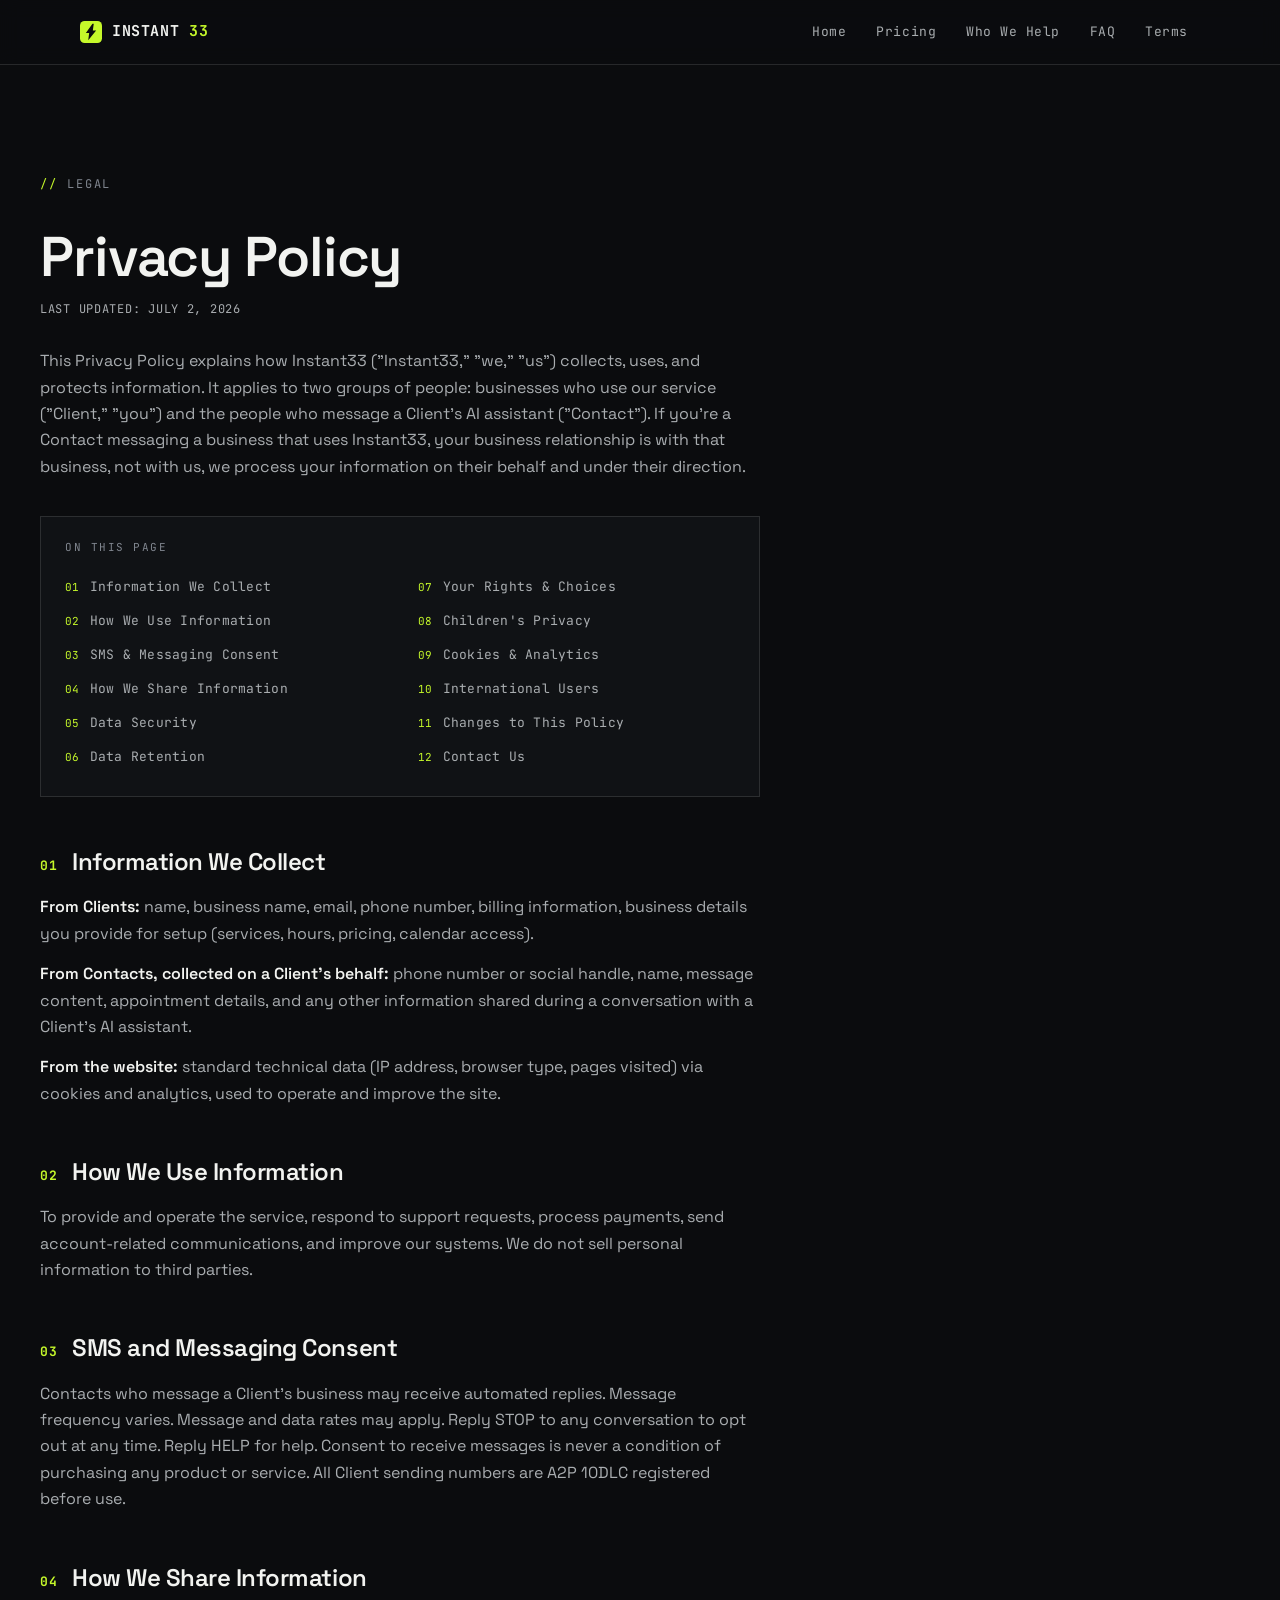
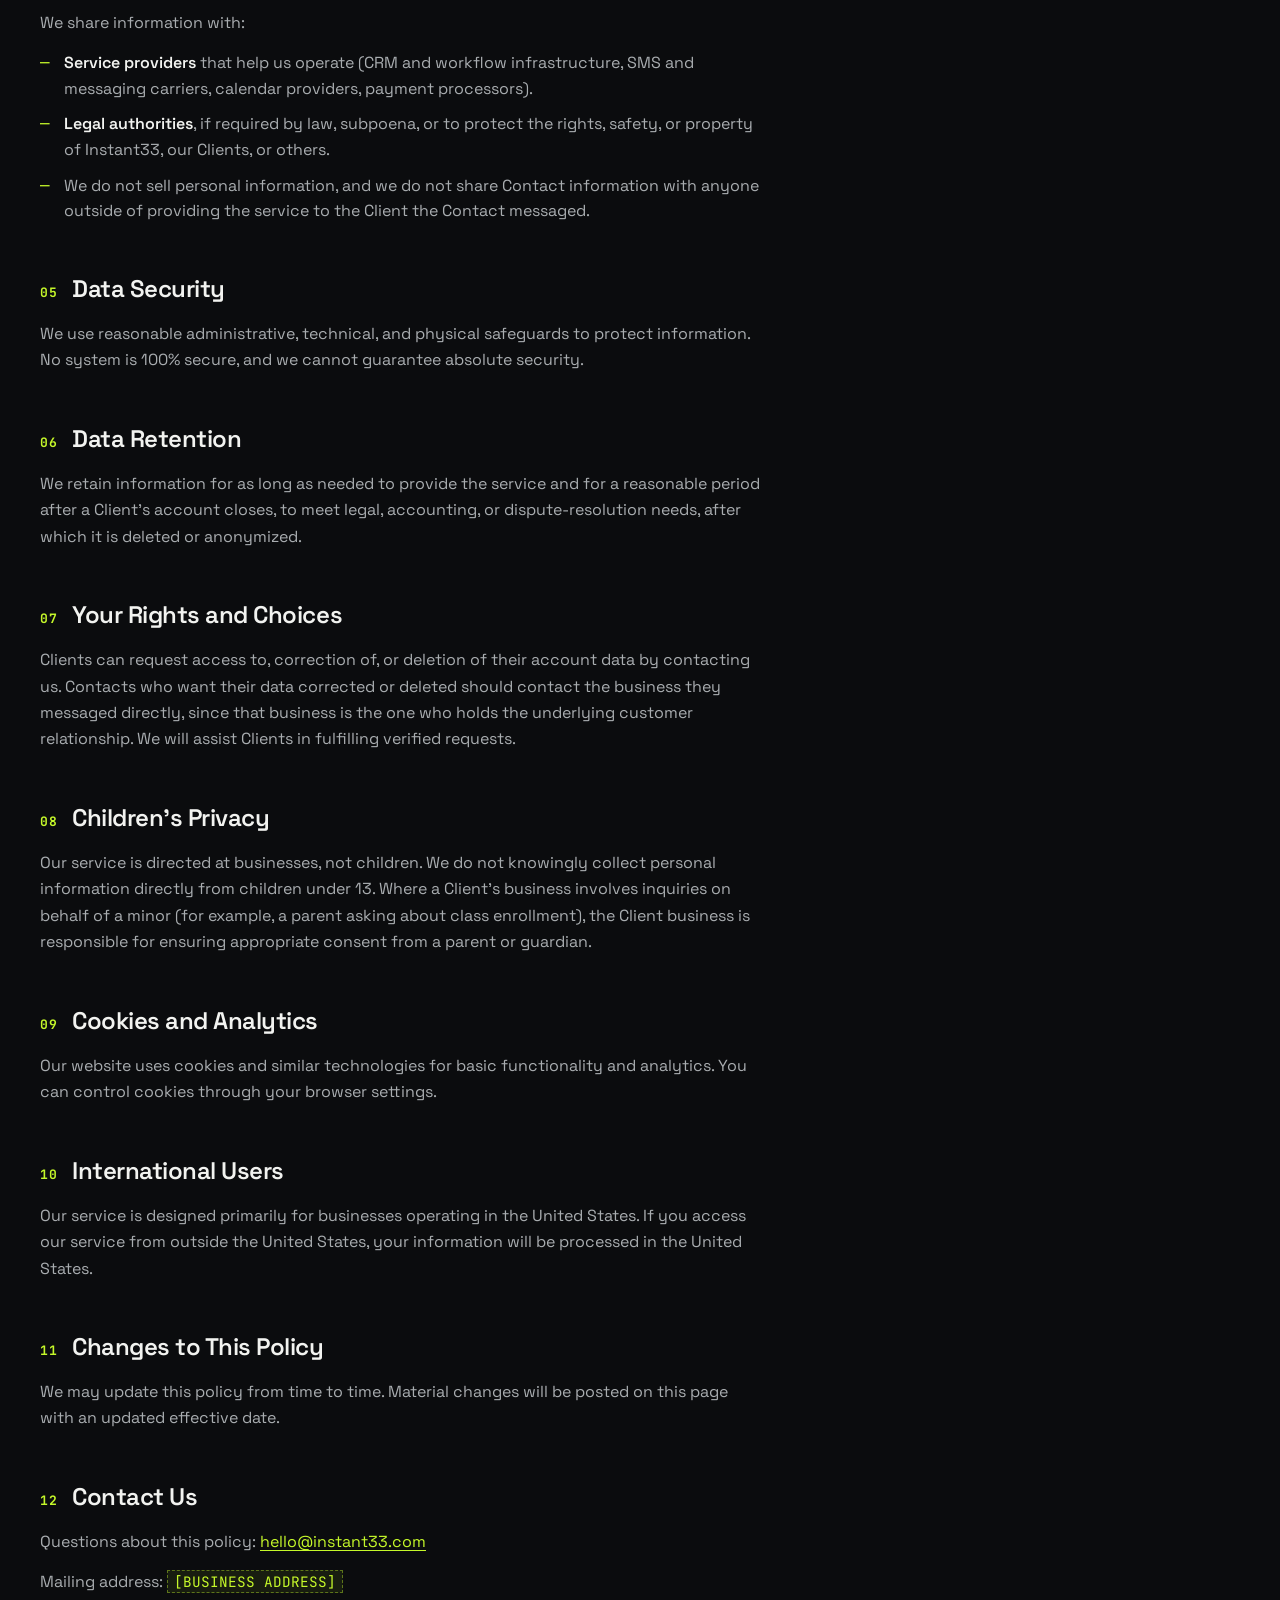
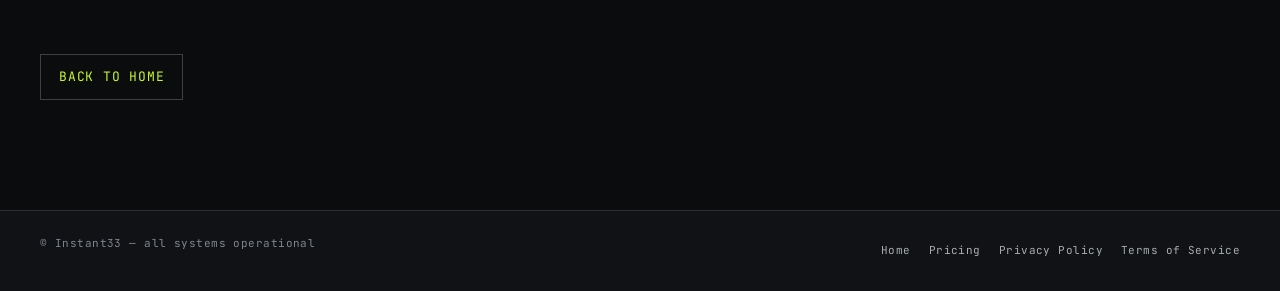
<file: designs/01-dispatch/privacy.html>
<!DOCTYPE html>
<html lang="en">
<head>
<meta charset="utf-8">
<meta name="viewport" content="width=device-width, initial-scale=1">
<title>Privacy Policy — Instant33</title>
<meta name="description" content="How Instant33 collects, uses, and protects information — for clients, and for the people who message a client's AI assistant.">
<meta name="theme-color" content="#0B0C0E">
<!-- Google tag (gtag.js) -->
<script async src="https://www.googletagmanager.com/gtag/js?id=G-95TQKGDL1Y"></script>
<script>
  window.dataLayer = window.dataLayer || [];
  function gtag(){dataLayer.push(arguments);}
  gtag('js', new Date());
  gtag('config', 'G-95TQKGDL1Y');
</script>
<link rel="canonical" href="https://instant33.com/privacy.html">
<link rel="preconnect" href="https://fonts.googleapis.com">
<link rel="preconnect" href="https://fonts.gstatic.com" crossorigin>
<link href="https://fonts.googleapis.com/css2?family=JetBrains+Mono:wght@400;700&family=Space+Grotesk:wght@400;600;700&display=swap" rel="stylesheet">
<link rel="icon" href="data:image/svg+xml,%3Csvg xmlns='http://www.w3.org/2000/svg' viewBox='0 0 24 24'%3E%3Crect width='24' height='24' rx='5' fill='%23C5F82A'/%3E%3Cpath d='M13.6 3 L6.4 13.2 H10 L9 21 L17.6 10.4 H14 L15 3 Z' fill='%230B0C0E'/%3E%3C/svg%3E">
<link rel="apple-touch-icon" href="/apple-touch-icon.png">
<link rel="manifest" href="/site.webmanifest">
<style>
:root{
  --canvas:#0B0C0E;--panel:#101215;--ink:#F2F3F0;--ink-dim:#A9ADB0;--ink-faint:#80868F;
  --accent:#C5F82A;--accent-ink:#0B0C0E;--line:rgba(242,243,240,0.12);--line-strong:rgba(242,243,240,0.22);
  --mono:"JetBrains Mono",ui-monospace,SFMono-Regular,Menlo,Consolas,monospace;
  --grot:"Space Grotesk",-apple-system,BlinkMacSystemFont,"Segoe UI",Roboto,sans-serif;
  --maxw:1200px;--pad:clamp(16px,4vw,40px);
}
*{box-sizing:border-box}
html{scroll-padding-top:84px}
@media(prefers-reduced-motion:no-preference){html{scroll-behavior:smooth}}
::selection{background:var(--accent);color:var(--accent-ink)}
body{margin:0;background:var(--canvas);color:var(--ink);font-family:var(--grot);font-size:16px;line-height:1.55;-webkit-font-smoothing:antialiased}
a{color:inherit;text-decoration:none}
h1,h2{margin:0;font-family:var(--grot);font-weight:600;letter-spacing:-0.02em}
:focus-visible{outline:2px solid var(--accent);outline-offset:2px}
.skip{position:absolute;left:-9999px;top:0;z-index:200;background:var(--accent);color:var(--accent-ink);padding:12px 18px;font-family:var(--mono);font-weight:700;font-size:13px;text-transform:uppercase;letter-spacing:0.08em}
.skip:focus{left:12px;top:12px}
.wrap{max-width:var(--maxw);margin:0 auto;padding-left:var(--pad);padding-right:var(--pad)}
.site-header{position:sticky;top:0;z-index:100;background:rgba(11,12,14,0.86);backdrop-filter:blur(10px);border-bottom:1px solid var(--line)}
.hbar{display:flex;align-items:center;justify-content:space-between;gap:16px;height:64px}
.brand{display:flex;align-items:center;gap:10px;font-family:var(--mono);font-weight:700;font-size:15px;letter-spacing:0.04em}
.brand .sub{color:var(--ink-faint);font-weight:400}
.brand .n,.fb-name .n{color:var(--accent)}
.nav-desk{display:none;align-items:center;gap:6px}
.nav-desk a{font-family:var(--mono);font-size:13px;letter-spacing:0.04em;color:var(--ink-dim);padding:10px 12px;min-height:44px;display:flex;align-items:center}
.nav-desk a:hover{color:var(--ink)}
@media(min-width:720px){.nav-desk{display:flex}}
main{min-height:60vh}
.page{padding:clamp(56px,9vw,110px) 0}
.eyebrow{font-family:var(--mono);font-size:12px;text-transform:uppercase;letter-spacing:0.16em;color:var(--ink-faint);display:block;margin-bottom:20px}
.eyebrow .idx{color:var(--accent)}
h1{font-size:clamp(34px,6vw,56px)}
.updated{margin-top:16px;font-family:var(--mono);font-size:12px;color:var(--ink-faint);letter-spacing:0.06em;text-transform:uppercase}
.doc{max-width:72ch}
.doc .intro{margin-top:28px;color:var(--ink-dim);line-height:1.65}
.toc{margin:36px 0 8px;border:1px solid var(--line);background:var(--panel);padding:22px 24px}
.toc h2{font-family:var(--mono);font-size:11px;font-weight:400;text-transform:uppercase;letter-spacing:0.14em;color:var(--ink-faint);margin-bottom:14px}
.toc ol{margin:0;padding:0;list-style:none;columns:1;column-gap:36px}
@media(min-width:640px){.toc ol{columns:2}}
.toc li{break-inside:avoid}
.toc a{display:inline-flex;align-items:center;gap:10px;min-height:34px;font-family:var(--mono);font-size:13px;color:var(--ink-dim);letter-spacing:0.02em}
.toc a:hover{color:var(--accent)}
.toc .n{color:var(--accent);font-size:11px}
.doc h2.sec{display:flex;gap:14px;align-items:baseline;font-size:clamp(19px,2.4vw,24px);margin:46px 0 14px}
.doc h2.sec .no{font-family:var(--mono);font-size:13px;font-weight:700;color:var(--accent);letter-spacing:0.08em;flex:0 0 auto}
.doc p{color:var(--ink-dim);line-height:1.65;margin:0 0 14px}
.doc strong{color:var(--ink);font-weight:600}
.doc ul{margin:0 0 14px;padding:0;list-style:none}
.doc ul li{position:relative;padding-left:24px;margin-bottom:10px;color:var(--ink-dim);line-height:1.6}
.doc ul li::before{content:"—";position:absolute;left:0;color:var(--accent);font-family:var(--mono)}
.fill{font-family:var(--mono);font-size:0.9em;color:var(--accent);background:rgba(197,248,42,0.07);border:1px dashed rgba(197,248,42,0.4);padding:1px 6px;white-space:nowrap}
.doc .xlink{color:var(--ink);text-decoration:underline;text-underline-offset:3px}
.doc .xlink:hover{color:var(--accent)}
.back{margin-top:44px;display:inline-flex;align-items:center;gap:10px;min-height:44px;font-family:var(--mono);font-size:13px;letter-spacing:0.06em;text-transform:uppercase;color:var(--accent);border:1px solid var(--line-strong);padding:12px 18px}
.back:hover{border-color:var(--accent)}
.site-footer{border-top:1px solid var(--line);background:var(--panel)}
.foot-bot{padding:24px 0;display:flex;justify-content:space-between;gap:12px;flex-wrap:wrap;font-family:var(--mono);font-size:11px;color:var(--ink-faint);letter-spacing:0.04em}
.foot-bot a{color:var(--ink-dim);display:inline-flex;align-items:center;min-height:32px}
.foot-bot a:hover{color:var(--accent)}
.foot-links{display:flex;gap:18px;flex-wrap:wrap}
@media (prefers-reduced-motion: reduce){*{animation-duration:0.001ms !important;transition-duration:0.001ms !important}}
</style>
</head>
<body>
<a class="skip" href="#main">Skip to content</a>
<header class="site-header">
  <div class="wrap hbar">
    <a class="brand" href="index.html">
      <svg class="mark" viewBox="0 0 24 24" aria-hidden="true" style="width:22px;height:22px;flex:0 0 auto"><rect width="24" height="24" rx="5" fill="#C5F82A"/><path d="M13.6 3 L6.4 13.2 H10 L9 21 L17.6 10.4 H14 L15 3 Z" fill="#0B0C0E"/></svg> INSTANT<span class="n">33</span>
    </a>
    <nav class="nav-desk" aria-label="Primary">
      <a href="index.html">Home</a>
      <a href="index.html#pricing">Pricing</a>
      <a href="index.html#who">Who We Help</a>
      <a href="index.html#faq">FAQ</a>
      <a href="terms.html">Terms</a>
    </nav>
  </div>
</header>
<main id="main">
  <div class="wrap page">
    <article class="doc">
      <span class="eyebrow"><span class="idx">//</span> Legal</span>
      <h1>Privacy Policy</h1>
      <p class="updated">Last updated: July 2, 2026</p>

      <p class="intro">This Privacy Policy explains how Instant33 ("Instant33," "we," "us") collects, uses, and protects information. It applies to two groups of people: businesses who use our service ("Client," "you") and the people who message a Client's AI assistant ("Contact"). If you're a Contact messaging a business that uses Instant33, your business relationship is with that business, not with us, we process your information on their behalf and under their direction.</p>

      <nav class="toc" aria-label="On this page">
        <h2>On this page</h2>
        <ol>
          <li><a href="#collect"><span class="n">01</span> Information We Collect</a></li>
          <li><a href="#use"><span class="n">02</span> How We Use Information</a></li>
          <li><a href="#sms"><span class="n">03</span> SMS &amp; Messaging Consent</a></li>
          <li><a href="#share"><span class="n">04</span> How We Share Information</a></li>
          <li><a href="#security"><span class="n">05</span> Data Security</a></li>
          <li><a href="#retention"><span class="n">06</span> Data Retention</a></li>
          <li><a href="#rights"><span class="n">07</span> Your Rights &amp; Choices</a></li>
          <li><a href="#children"><span class="n">08</span> Children's Privacy</a></li>
          <li><a href="#cookies"><span class="n">09</span> Cookies &amp; Analytics</a></li>
          <li><a href="#international"><span class="n">10</span> International Users</a></li>
          <li><a href="#changes"><span class="n">11</span> Changes to This Policy</a></li>
          <li><a href="#contact"><span class="n">12</span> Contact Us</a></li>
        </ol>
      </nav>

      <h2 class="sec" id="collect"><span class="no">01</span> Information We Collect</h2>
      <p><strong>From Clients:</strong> name, business name, email, phone number, billing information, business details you provide for setup (services, hours, pricing, calendar access).</p>
      <p><strong>From Contacts, collected on a Client's behalf:</strong> phone number or social handle, name, message content, appointment details, and any other information shared during a conversation with a Client's AI assistant.</p>
      <p><strong>From the website:</strong> standard technical data (IP address, browser type, pages visited) via cookies and analytics, used to operate and improve the site.</p>

      <h2 class="sec" id="use"><span class="no">02</span> How We Use Information</h2>
      <p>To provide and operate the service, respond to support requests, process payments, send account-related communications, and improve our systems. We do not sell personal information to third parties.</p>

      <h2 class="sec" id="sms"><span class="no">03</span> SMS and Messaging Consent</h2>
      <p>Contacts who message a Client's business may receive automated replies. Message frequency varies. Message and data rates may apply. Reply STOP to any conversation to opt out at any time. Reply HELP for help. Consent to receive messages is never a condition of purchasing any product or service. All Client sending numbers are A2P 10DLC registered before use.</p>

      <h2 class="sec" id="share"><span class="no">04</span> How We Share Information</h2>
      <p>We share information with:</p>
      <ul>
        <li><strong>Service providers</strong> that help us operate (CRM and workflow infrastructure, SMS and messaging carriers, calendar providers, payment processors).</li>
        <li><strong>Legal authorities</strong>, if required by law, subpoena, or to protect the rights, safety, or property of Instant33, our Clients, or others.</li>
        <li>We do not sell personal information, and we do not share Contact information with anyone outside of providing the service to the Client the Contact messaged.</li>
      </ul>

      <h2 class="sec" id="security"><span class="no">05</span> Data Security</h2>
      <p>We use reasonable administrative, technical, and physical safeguards to protect information. No system is 100% secure, and we cannot guarantee absolute security.</p>

      <h2 class="sec" id="retention"><span class="no">06</span> Data Retention</h2>
      <p>We retain information for as long as needed to provide the service and for a reasonable period after a Client's account closes, to meet legal, accounting, or dispute-resolution needs, after which it is deleted or anonymized.</p>

      <h2 class="sec" id="rights"><span class="no">07</span> Your Rights and Choices</h2>
      <p>Clients can request access to, correction of, or deletion of their account data by contacting us. Contacts who want their data corrected or deleted should contact the business they messaged directly, since that business is the one who holds the underlying customer relationship. We will assist Clients in fulfilling verified requests.</p>

      <h2 class="sec" id="children"><span class="no">08</span> Children's Privacy</h2>
      <p>Our service is directed at businesses, not children. We do not knowingly collect personal information directly from children under 13. Where a Client's business involves inquiries on behalf of a minor (for example, a parent asking about class enrollment), the Client business is responsible for ensuring appropriate consent from a parent or guardian.</p>

      <h2 class="sec" id="cookies"><span class="no">09</span> Cookies and Analytics</h2>
      <p>Our website uses cookies and similar technologies for basic functionality and analytics. You can control cookies through your browser settings.</p>

      <h2 class="sec" id="international"><span class="no">10</span> International Users</h2>
      <p>Our service is designed primarily for businesses operating in the United States. If you access our service from outside the United States, your information will be processed in the United States.</p>

      <h2 class="sec" id="changes"><span class="no">11</span> Changes to This Policy</h2>
      <p>We may update this policy from time to time. Material changes will be posted on this page with an updated effective date.</p>

      <h2 class="sec" id="contact"><span class="no">12</span> Contact Us</h2>
      <p>Questions about this policy: <a href="mailto:hello@instant33.com" style="color:var(--accent);text-decoration:underline;text-underline-offset:3px">hello@instant33.com</a></p>
      <p>Mailing address: <span class="fill">[BUSINESS ADDRESS]</span></p>

      <a class="back" href="index.html">Back to home</a>
    </article>
  </div>
</main>
<footer class="site-footer">
  <div class="wrap foot-bot">
    <span>© Instant33 — all systems operational</span>
    <span class="foot-links">
      <a href="index.html">Home</a>
      <a href="index.html#pricing">Pricing</a>
      <a href="privacy.html">Privacy Policy</a>
      <a href="terms.html">Terms of Service</a>
    </span>
  </div>
</footer>
</body>
</html>
</file>
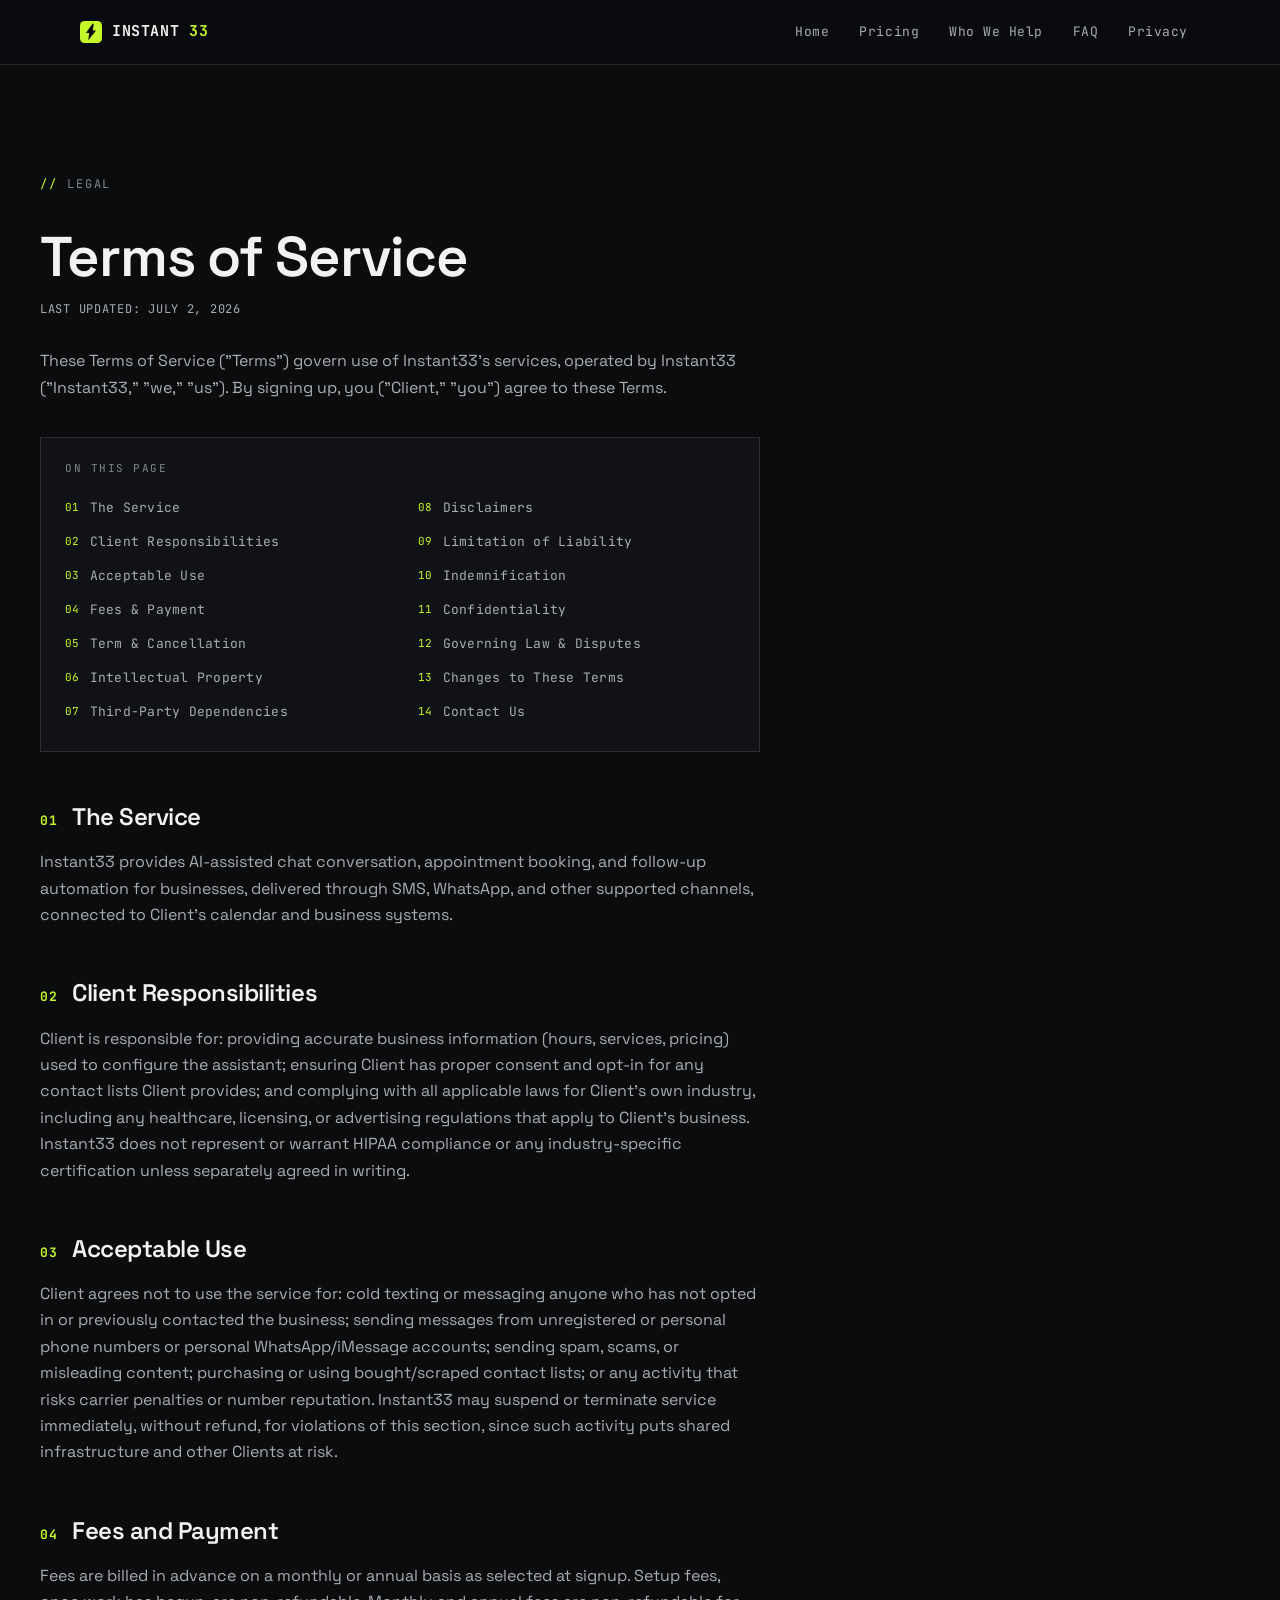
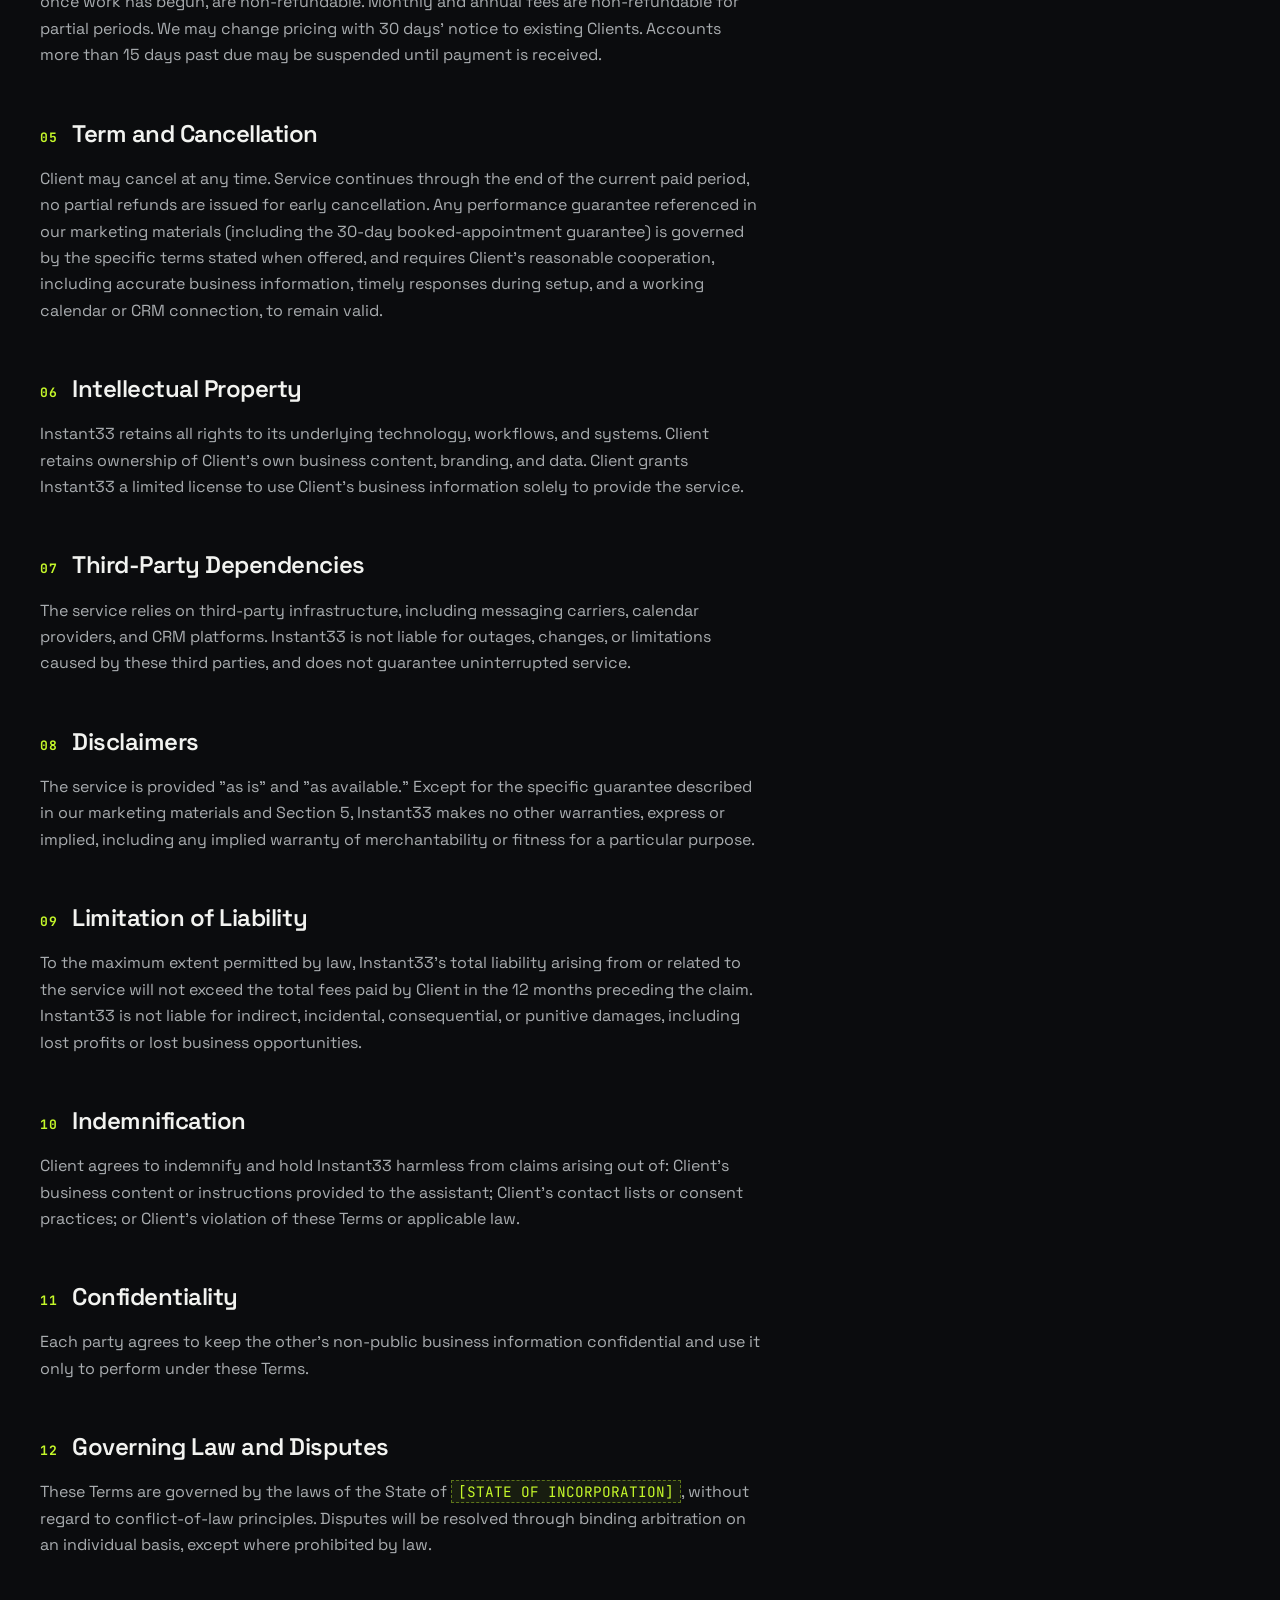
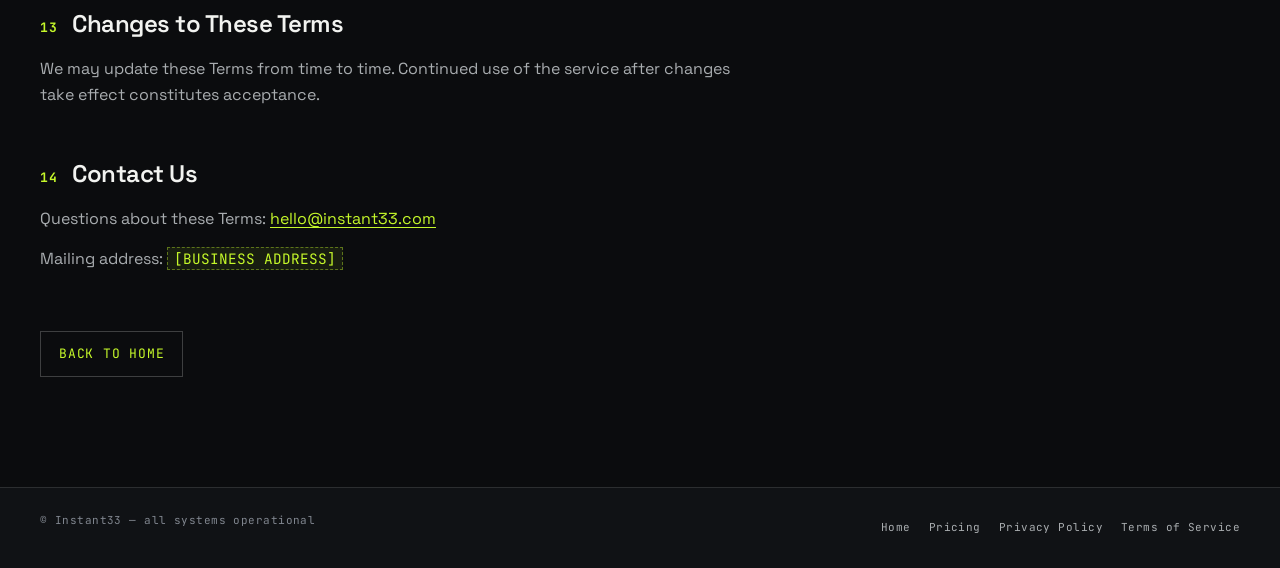
<file: designs/01-dispatch/terms.html>
<!DOCTYPE html>
<html lang="en">
<head>
<meta charset="utf-8">
<meta name="viewport" content="width=device-width, initial-scale=1">
<title>Terms of Service — Instant33</title>
<meta name="description" content="The terms that govern use of Instant33's AI appointment-setting and lead-response service.">
<meta name="theme-color" content="#0B0C0E">
<!-- Google tag (gtag.js) -->
<script async src="https://www.googletagmanager.com/gtag/js?id=G-95TQKGDL1Y"></script>
<script>
  window.dataLayer = window.dataLayer || [];
  function gtag(){dataLayer.push(arguments);}
  gtag('js', new Date());
  gtag('config', 'G-95TQKGDL1Y');
</script>
<link rel="canonical" href="https://instant33.com/terms.html">
<link rel="preconnect" href="https://fonts.googleapis.com">
<link rel="preconnect" href="https://fonts.gstatic.com" crossorigin>
<link href="https://fonts.googleapis.com/css2?family=JetBrains+Mono:wght@400;700&family=Space+Grotesk:wght@400;600;700&display=swap" rel="stylesheet">
<link rel="icon" href="data:image/svg+xml,%3Csvg xmlns='http://www.w3.org/2000/svg' viewBox='0 0 24 24'%3E%3Crect width='24' height='24' rx='5' fill='%23C5F82A'/%3E%3Cpath d='M13.6 3 L6.4 13.2 H10 L9 21 L17.6 10.4 H14 L15 3 Z' fill='%230B0C0E'/%3E%3C/svg%3E">
<link rel="apple-touch-icon" href="/apple-touch-icon.png">
<link rel="manifest" href="/site.webmanifest">
<style>
:root{
  --canvas:#0B0C0E;--panel:#101215;--ink:#F2F3F0;--ink-dim:#A9ADB0;--ink-faint:#80868F;
  --accent:#C5F82A;--accent-ink:#0B0C0E;--line:rgba(242,243,240,0.12);--line-strong:rgba(242,243,240,0.22);
  --mono:"JetBrains Mono",ui-monospace,SFMono-Regular,Menlo,Consolas,monospace;
  --grot:"Space Grotesk",-apple-system,BlinkMacSystemFont,"Segoe UI",Roboto,sans-serif;
  --maxw:1200px;--pad:clamp(16px,4vw,40px);
}
*{box-sizing:border-box}
html{scroll-padding-top:84px}
@media(prefers-reduced-motion:no-preference){html{scroll-behavior:smooth}}
::selection{background:var(--accent);color:var(--accent-ink)}
body{margin:0;background:var(--canvas);color:var(--ink);font-family:var(--grot);font-size:16px;line-height:1.55;-webkit-font-smoothing:antialiased}
a{color:inherit;text-decoration:none}
h1,h2{margin:0;font-family:var(--grot);font-weight:600;letter-spacing:-0.02em}
:focus-visible{outline:2px solid var(--accent);outline-offset:2px}
.skip{position:absolute;left:-9999px;top:0;z-index:200;background:var(--accent);color:var(--accent-ink);padding:12px 18px;font-family:var(--mono);font-weight:700;font-size:13px;text-transform:uppercase;letter-spacing:0.08em}
.skip:focus{left:12px;top:12px}
.wrap{max-width:var(--maxw);margin:0 auto;padding-left:var(--pad);padding-right:var(--pad)}
.site-header{position:sticky;top:0;z-index:100;background:rgba(11,12,14,0.86);backdrop-filter:blur(10px);border-bottom:1px solid var(--line)}
.hbar{display:flex;align-items:center;justify-content:space-between;gap:16px;height:64px}
.brand{display:flex;align-items:center;gap:10px;font-family:var(--mono);font-weight:700;font-size:15px;letter-spacing:0.04em}
.brand .sub{color:var(--ink-faint);font-weight:400}
.brand .n,.fb-name .n{color:var(--accent)}
.nav-desk{display:none;align-items:center;gap:6px}
.nav-desk a{font-family:var(--mono);font-size:13px;letter-spacing:0.04em;color:var(--ink-dim);padding:10px 12px;min-height:44px;display:flex;align-items:center}
.nav-desk a:hover{color:var(--ink)}
@media(min-width:720px){.nav-desk{display:flex}}
main{min-height:60vh}
.page{padding:clamp(56px,9vw,110px) 0}
.eyebrow{font-family:var(--mono);font-size:12px;text-transform:uppercase;letter-spacing:0.16em;color:var(--ink-faint);display:block;margin-bottom:20px}
.eyebrow .idx{color:var(--accent)}
h1{font-size:clamp(34px,6vw,56px)}
.updated{margin-top:16px;font-family:var(--mono);font-size:12px;color:var(--ink-faint);letter-spacing:0.06em;text-transform:uppercase}
.doc{max-width:72ch}
.doc .intro{margin-top:28px;color:var(--ink-dim);line-height:1.65}
.toc{margin:36px 0 8px;border:1px solid var(--line);background:var(--panel);padding:22px 24px}
.toc h2{font-family:var(--mono);font-size:11px;font-weight:400;text-transform:uppercase;letter-spacing:0.14em;color:var(--ink-faint);margin-bottom:14px}
.toc ol{margin:0;padding:0;list-style:none;columns:1;column-gap:36px}
@media(min-width:640px){.toc ol{columns:2}}
.toc li{break-inside:avoid}
.toc a{display:inline-flex;align-items:center;gap:10px;min-height:34px;font-family:var(--mono);font-size:13px;color:var(--ink-dim);letter-spacing:0.02em}
.toc a:hover{color:var(--accent)}
.toc .n{color:var(--accent);font-size:11px}
.doc h2.sec{display:flex;gap:14px;align-items:baseline;font-size:clamp(19px,2.4vw,24px);margin:46px 0 14px}
.doc h2.sec .no{font-family:var(--mono);font-size:13px;font-weight:700;color:var(--accent);letter-spacing:0.08em;flex:0 0 auto}
.doc p{color:var(--ink-dim);line-height:1.65;margin:0 0 14px}
.doc strong{color:var(--ink);font-weight:600}
.fill{font-family:var(--mono);font-size:0.9em;color:var(--accent);background:rgba(197,248,42,0.07);border:1px dashed rgba(197,248,42,0.4);padding:1px 6px;white-space:nowrap}
.back{margin-top:44px;display:inline-flex;align-items:center;gap:10px;min-height:44px;font-family:var(--mono);font-size:13px;letter-spacing:0.06em;text-transform:uppercase;color:var(--accent);border:1px solid var(--line-strong);padding:12px 18px}
.back:hover{border-color:var(--accent)}
.site-footer{border-top:1px solid var(--line);background:var(--panel)}
.foot-bot{padding:24px 0;display:flex;justify-content:space-between;gap:12px;flex-wrap:wrap;font-family:var(--mono);font-size:11px;color:var(--ink-faint);letter-spacing:0.04em}
.foot-bot a{color:var(--ink-dim);display:inline-flex;align-items:center;min-height:32px}
.foot-bot a:hover{color:var(--accent)}
.foot-links{display:flex;gap:18px;flex-wrap:wrap}
@media (prefers-reduced-motion: reduce){*{animation-duration:0.001ms !important;transition-duration:0.001ms !important}}
</style>
</head>
<body>
<a class="skip" href="#main">Skip to content</a>
<header class="site-header">
  <div class="wrap hbar">
    <a class="brand" href="index.html">
      <svg class="mark" viewBox="0 0 24 24" aria-hidden="true" style="width:22px;height:22px;flex:0 0 auto"><rect width="24" height="24" rx="5" fill="#C5F82A"/><path d="M13.6 3 L6.4 13.2 H10 L9 21 L17.6 10.4 H14 L15 3 Z" fill="#0B0C0E"/></svg> INSTANT<span class="n">33</span>
    </a>
    <nav class="nav-desk" aria-label="Primary">
      <a href="index.html">Home</a>
      <a href="index.html#pricing">Pricing</a>
      <a href="index.html#who">Who We Help</a>
      <a href="index.html#faq">FAQ</a>
      <a href="privacy.html">Privacy</a>
    </nav>
  </div>
</header>
<main id="main">
  <div class="wrap page">
    <article class="doc">
      <span class="eyebrow"><span class="idx">//</span> Legal</span>
      <h1>Terms of Service</h1>
      <p class="updated">Last updated: July 2, 2026</p>

      <p class="intro">These Terms of Service ("Terms") govern use of Instant33's services, operated by Instant33 ("Instant33," "we," "us"). By signing up, you ("Client," "you") agree to these Terms.</p>

      <nav class="toc" aria-label="On this page">
        <h2>On this page</h2>
        <ol>
          <li><a href="#service"><span class="n">01</span> The Service</a></li>
          <li><a href="#responsibilities"><span class="n">02</span> Client Responsibilities</a></li>
          <li><a href="#acceptable-use"><span class="n">03</span> Acceptable Use</a></li>
          <li><a href="#fees"><span class="n">04</span> Fees &amp; Payment</a></li>
          <li><a href="#term"><span class="n">05</span> Term &amp; Cancellation</a></li>
          <li><a href="#ip"><span class="n">06</span> Intellectual Property</a></li>
          <li><a href="#third-party"><span class="n">07</span> Third-Party Dependencies</a></li>
          <li><a href="#disclaimers"><span class="n">08</span> Disclaimers</a></li>
          <li><a href="#liability"><span class="n">09</span> Limitation of Liability</a></li>
          <li><a href="#indemnification"><span class="n">10</span> Indemnification</a></li>
          <li><a href="#confidentiality"><span class="n">11</span> Confidentiality</a></li>
          <li><a href="#governing-law"><span class="n">12</span> Governing Law &amp; Disputes</a></li>
          <li><a href="#changes"><span class="n">13</span> Changes to These Terms</a></li>
          <li><a href="#contact"><span class="n">14</span> Contact Us</a></li>
        </ol>
      </nav>

      <h2 class="sec" id="service"><span class="no">01</span> The Service</h2>
      <p>Instant33 provides AI-assisted chat conversation, appointment booking, and follow-up automation for businesses, delivered through SMS, WhatsApp, and other supported channels, connected to Client's calendar and business systems.</p>

      <h2 class="sec" id="responsibilities"><span class="no">02</span> Client Responsibilities</h2>
      <p>Client is responsible for: providing accurate business information (hours, services, pricing) used to configure the assistant; ensuring Client has proper consent and opt-in for any contact lists Client provides; and complying with all applicable laws for Client's own industry, including any healthcare, licensing, or advertising regulations that apply to Client's business. Instant33 does not represent or warrant HIPAA compliance or any industry-specific certification unless separately agreed in writing.</p>

      <h2 class="sec" id="acceptable-use"><span class="no">03</span> Acceptable Use</h2>
      <p>Client agrees not to use the service for: cold texting or messaging anyone who has not opted in or previously contacted the business; sending messages from unregistered or personal phone numbers or personal WhatsApp/iMessage accounts; sending spam, scams, or misleading content; purchasing or using bought/scraped contact lists; or any activity that risks carrier penalties or number reputation. Instant33 may suspend or terminate service immediately, without refund, for violations of this section, since such activity puts shared infrastructure and other Clients at risk.</p>

      <h2 class="sec" id="fees"><span class="no">04</span> Fees and Payment</h2>
      <p>Fees are billed in advance on a monthly or annual basis as selected at signup. Setup fees, once work has begun, are non-refundable. Monthly and annual fees are non-refundable for partial periods. We may change pricing with 30 days' notice to existing Clients. Accounts more than 15 days past due may be suspended until payment is received.</p>

      <h2 class="sec" id="term"><span class="no">05</span> Term and Cancellation</h2>
      <p>Client may cancel at any time. Service continues through the end of the current paid period, no partial refunds are issued for early cancellation. Any performance guarantee referenced in our marketing materials (including the 30-day booked-appointment guarantee) is governed by the specific terms stated when offered, and requires Client's reasonable cooperation, including accurate business information, timely responses during setup, and a working calendar or CRM connection, to remain valid.</p>

      <h2 class="sec" id="ip"><span class="no">06</span> Intellectual Property</h2>
      <p>Instant33 retains all rights to its underlying technology, workflows, and systems. Client retains ownership of Client's own business content, branding, and data. Client grants Instant33 a limited license to use Client's business information solely to provide the service.</p>

      <h2 class="sec" id="third-party"><span class="no">07</span> Third-Party Dependencies</h2>
      <p>The service relies on third-party infrastructure, including messaging carriers, calendar providers, and CRM platforms. Instant33 is not liable for outages, changes, or limitations caused by these third parties, and does not guarantee uninterrupted service.</p>

      <h2 class="sec" id="disclaimers"><span class="no">08</span> Disclaimers</h2>
      <p>The service is provided "as is" and "as available." Except for the specific guarantee described in our marketing materials and Section 5, Instant33 makes no other warranties, express or implied, including any implied warranty of merchantability or fitness for a particular purpose.</p>

      <h2 class="sec" id="liability"><span class="no">09</span> Limitation of Liability</h2>
      <p>To the maximum extent permitted by law, Instant33's total liability arising from or related to the service will not exceed the total fees paid by Client in the 12 months preceding the claim. Instant33 is not liable for indirect, incidental, consequential, or punitive damages, including lost profits or lost business opportunities.</p>

      <h2 class="sec" id="indemnification"><span class="no">10</span> Indemnification</h2>
      <p>Client agrees to indemnify and hold Instant33 harmless from claims arising out of: Client's business content or instructions provided to the assistant; Client's contact lists or consent practices; or Client's violation of these Terms or applicable law.</p>

      <h2 class="sec" id="confidentiality"><span class="no">11</span> Confidentiality</h2>
      <p>Each party agrees to keep the other's non-public business information confidential and use it only to perform under these Terms.</p>

      <h2 class="sec" id="governing-law"><span class="no">12</span> Governing Law and Disputes</h2>
      <p>These Terms are governed by the laws of the State of <span class="fill">[STATE OF INCORPORATION]</span>, without regard to conflict-of-law principles. Disputes will be resolved through binding arbitration on an individual basis, except where prohibited by law.</p>

      <h2 class="sec" id="changes"><span class="no">13</span> Changes to These Terms</h2>
      <p>We may update these Terms from time to time. Continued use of the service after changes take effect constitutes acceptance.</p>

      <h2 class="sec" id="contact"><span class="no">14</span> Contact Us</h2>
      <p>Questions about these Terms: <a href="mailto:hello@instant33.com" style="color:var(--accent);text-decoration:underline;text-underline-offset:3px">hello@instant33.com</a></p>
      <p>Mailing address: <span class="fill">[BUSINESS ADDRESS]</span></p>

      <a class="back" href="index.html">Back to home</a>
    </article>
  </div>
</main>
<footer class="site-footer">
  <div class="wrap foot-bot">
    <span>© Instant33 — all systems operational</span>
    <span class="foot-links">
      <a href="index.html">Home</a>
      <a href="index.html#pricing">Pricing</a>
      <a href="privacy.html">Privacy Policy</a>
      <a href="terms.html">Terms of Service</a>
    </span>
  </div>
</footer>
</body>
</html>
</file>
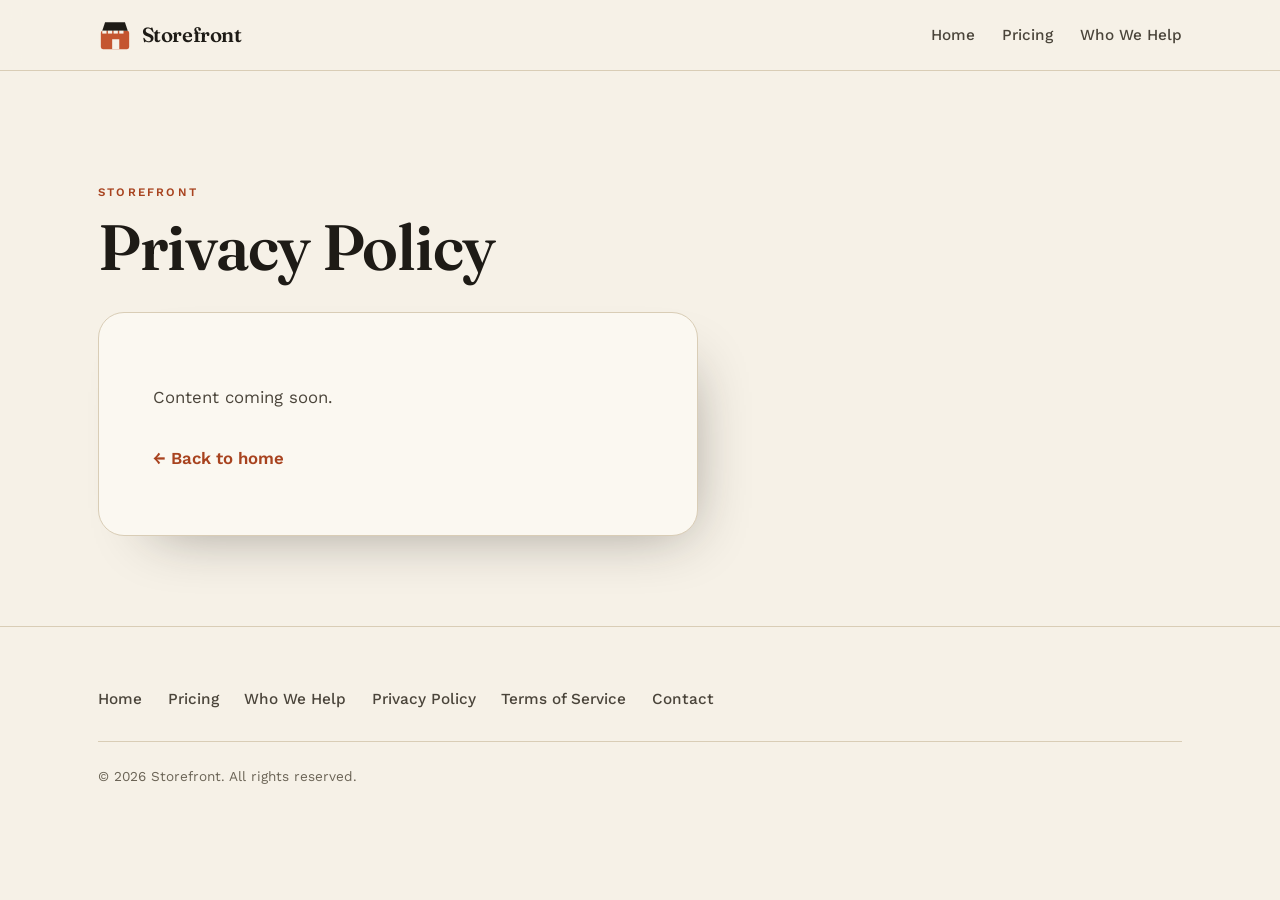
<file: designs/02-storefront/privacy.html>
<!DOCTYPE html>
<html lang="en">
<head>
<meta charset="utf-8">
<meta name="viewport" content="width=device-width, initial-scale=1">
<title>Privacy Policy — Storefront</title>
<meta name="description" content="Privacy Policy for Storefront. Content coming soon.">
<meta name="theme-color" content="#F6F1E7">
<link rel="preconnect" href="https://fonts.googleapis.com">
<link rel="preconnect" href="https://fonts.gstatic.com" crossorigin>
<link href="https://fonts.googleapis.com/css2?family=Fraunces:ital,opsz,wght@0,9..144,400;0,9..144,600;0,9..144,700&family=Work+Sans:wght@400;500;600;700&display=swap" rel="stylesheet">
<style>
  :root{
    --paper:#F6F1E7;--paper-2:#EFE7D6;--paper-3:#EAE0CC;--ink:#1E1B16;--ink-soft:#4A443A;--ink-mute:#6B6456;
    --terra:#C4552F;--terra-deep:#A8431F;--line:#D9CDB6;--card:#FBF8F1;
    --serif:"Fraunces",Georgia,serif;--sans:"Work Sans",-apple-system,BlinkMacSystemFont,"Segoe UI",Roboto,Arial,sans-serif;
  }
  *,*::before,*::after{box-sizing:border-box}
  body{margin:0;background:var(--paper);color:var(--ink);font-family:var(--sans);font-size:1.05rem;line-height:1.65;-webkit-font-smoothing:antialiased;overflow-x:hidden}
  h1{font-family:var(--serif);font-weight:600;line-height:1.05;letter-spacing:-.02em;font-size:clamp(2.4rem,1.8rem + 3vw,4rem);margin:0}
  p{margin:0}
  a{color:var(--terra-deep);text-underline-offset:3px}
  a:hover{color:var(--terra)}
  svg{display:block;max-width:100%}
  .wrap{width:100%;max-width:1180px;margin:0 auto;padding:0 clamp(1.15rem,4vw,3rem)}
  .skip{position:absolute;left:-999px;top:0;z-index:200;background:var(--ink);color:var(--paper);padding:.75rem 1.1rem;border-radius:0 0 12px 0;font-weight:600}
  .skip:focus{left:0}
  a:focus-visible,button:focus-visible{outline:3px solid var(--terra);outline-offset:3px;border-radius:6px}
  .site-header{position:sticky;top:0;z-index:100;background:rgba(246,241,231,.86);backdrop-filter:blur(9px);border-bottom:1px solid var(--line)}
  .nav{display:flex;align-items:center;justify-content:space-between;gap:1rem;min-height:70px}
  .brand{display:inline-flex;align-items:center;gap:.6rem;text-decoration:none;color:var(--ink);font-family:var(--serif);font-weight:600;font-size:1.28rem;letter-spacing:-.02em}
  .brand .mark{width:34px;height:34px;flex:none}
  .nav-links{display:none;align-items:center;gap:1.7rem;list-style:none;margin:0;padding:0}
  .nav-links a{color:var(--ink-soft);text-decoration:none;font-weight:500;font-size:.96rem}
  .nav-links a:hover{color:var(--terra-deep)}
  @media(min-width:760px){.nav-links{display:flex}}
  main{padding:clamp(3.5rem,9vw,7rem) 0 clamp(3rem,7vw,6rem);min-height:52vh}
  .eyebrow{font-family:var(--sans);font-weight:600;text-transform:uppercase;letter-spacing:.19em;font-size:.72rem;color:var(--terra-deep);margin-bottom:.7rem}
  .card{background:var(--card);border:1px solid var(--line);border-radius:26px;box-shadow:22px 26px 60px -34px rgba(30,27,22,.45);padding:clamp(2rem,5vw,3.4rem);max-width:60ch;margin-top:2rem}
  .card p{color:var(--ink-soft);margin-top:1rem}
  .back{display:inline-flex;align-items:center;gap:.5rem;margin-top:1.6rem;font-weight:600;text-decoration:none;min-height:44px}
  .site-footer{border-top:1px solid var(--line);padding:clamp(2.4rem,5vw,3.6rem) 0 2.6rem}
  .foot-nav{list-style:none;margin:0;padding:0;display:flex;flex-wrap:wrap;gap:.6rem 1.6rem}
  .foot-nav a{color:var(--ink-soft);text-decoration:none;font-weight:500;font-size:.96rem}
  .foot-nav a:hover{color:var(--terra-deep)}
  .foot-bottom{margin-top:1.8rem;padding-top:1.4rem;border-top:1px solid var(--line);color:var(--ink-mute);font-size:.85rem}
</style>
</head>
<body>
<a class="skip" href="#main">Skip to content</a>
<header class="site-header">
  <div class="wrap">
    <nav class="nav" aria-label="Primary">
      <a class="brand" href="index.html" aria-label="Storefront, home">
        <svg class="mark" viewBox="0 0 48 48" fill="none" aria-hidden="true">
          <rect x="4" y="18" width="40" height="26" rx="3" fill="#C4552F"/>
          <path d="M6 18 L10 6 H38 L42 18 Z" fill="#1E1B16"/>
          <rect x="6" y="18" width="6" height="4" fill="#F6F1E7"/><rect x="14" y="18" width="6" height="4" fill="#F6F1E7"/>
          <rect x="22" y="18" width="6" height="4" fill="#F6F1E7"/><rect x="30" y="18" width="6" height="4" fill="#F6F1E7"/>
          <rect x="20" y="30" width="10" height="14" fill="#F6F1E7"/>
        </svg>
        <span>Storefront</span>
      </a>
      <ul class="nav-links">
        <li><a href="index.html">Home</a></li>
        <li><a href="index.html#pricing">Pricing</a></li>
        <li><a href="index.html#who">Who We Help</a></li>
      </ul>
    </nav>
  </div>
</header>
<main id="main">
  <div class="wrap">
    <p class="eyebrow">Storefront</p>
    <h1>Privacy Policy</h1>
    <div class="card">
      <p>Content coming soon.</p>
      <a class="back" href="index.html">&larr; Back to home</a>
    </div>
  </div>
</main>
<footer class="site-footer">
  <div class="wrap">
    <nav aria-label="Footer">
      <ul class="foot-nav">
        <li><a href="index.html">Home</a></li>
        <li><a href="index.html#pricing">Pricing</a></li>
        <li><a href="index.html#who">Who We Help</a></li>
        <li><a href="privacy.html">Privacy Policy</a></li>
        <li><a href="terms.html">Terms of Service</a></li>
        <li><a href="index.html">Contact</a></li>
      </ul>
    </nav>
    <div class="foot-bottom">&copy; 2026 Storefront. All rights reserved.</div>
  </div>
</footer>
</body>
</html>
</file>
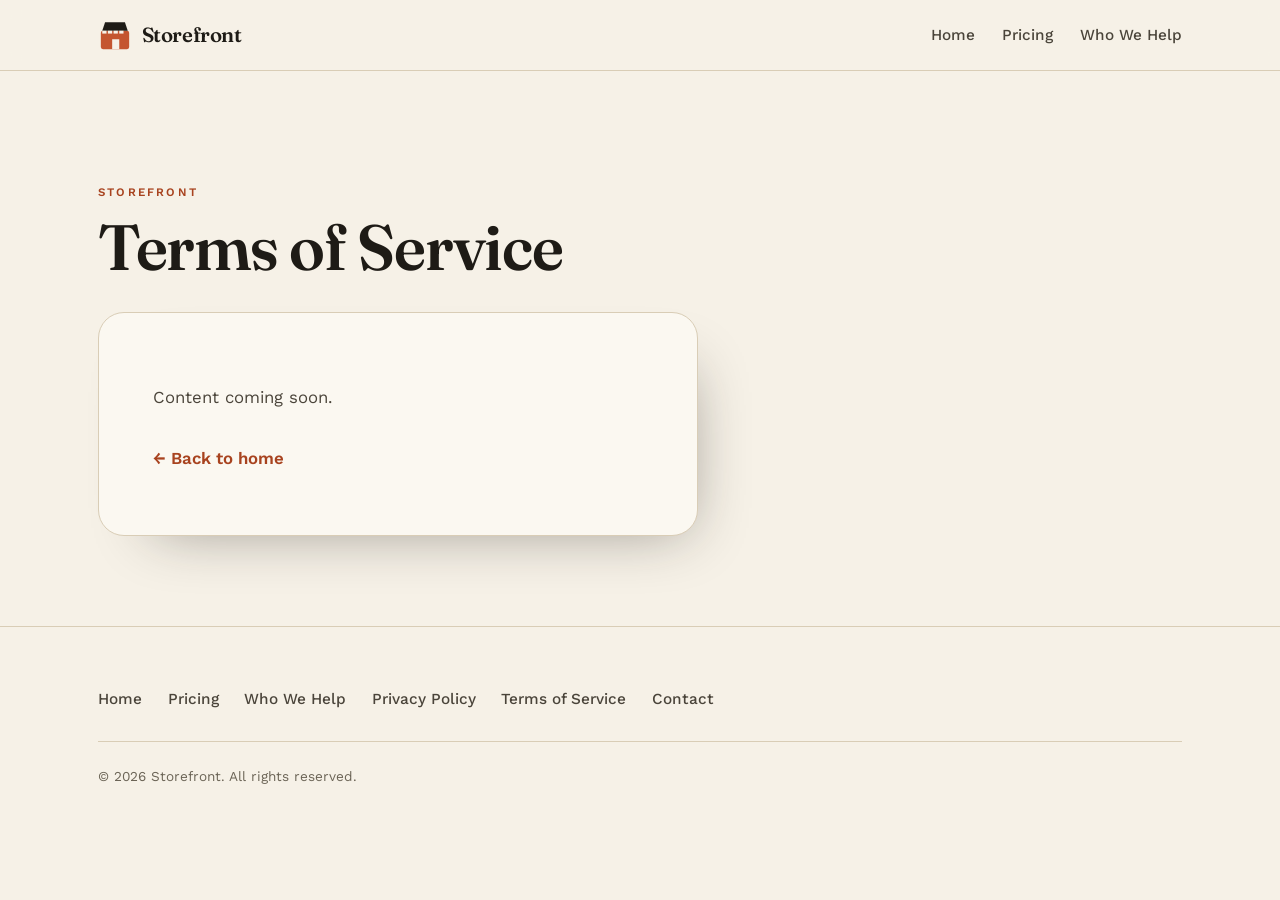
<file: designs/02-storefront/terms.html>
<!DOCTYPE html>
<html lang="en">
<head>
<meta charset="utf-8">
<meta name="viewport" content="width=device-width, initial-scale=1">
<title>Terms of Service — Storefront</title>
<meta name="description" content="Terms of Service for Storefront. Content coming soon.">
<meta name="theme-color" content="#F6F1E7">
<link rel="preconnect" href="https://fonts.googleapis.com">
<link rel="preconnect" href="https://fonts.gstatic.com" crossorigin>
<link href="https://fonts.googleapis.com/css2?family=Fraunces:ital,opsz,wght@0,9..144,400;0,9..144,600;0,9..144,700&family=Work+Sans:wght@400;500;600;700&display=swap" rel="stylesheet">
<style>
  :root{
    --paper:#F6F1E7;--paper-2:#EFE7D6;--paper-3:#EAE0CC;--ink:#1E1B16;--ink-soft:#4A443A;--ink-mute:#6B6456;
    --terra:#C4552F;--terra-deep:#A8431F;--line:#D9CDB6;--card:#FBF8F1;
    --serif:"Fraunces",Georgia,serif;--sans:"Work Sans",-apple-system,BlinkMacSystemFont,"Segoe UI",Roboto,Arial,sans-serif;
  }
  *,*::before,*::after{box-sizing:border-box}
  body{margin:0;background:var(--paper);color:var(--ink);font-family:var(--sans);font-size:1.05rem;line-height:1.65;-webkit-font-smoothing:antialiased;overflow-x:hidden}
  h1{font-family:var(--serif);font-weight:600;line-height:1.05;letter-spacing:-.02em;font-size:clamp(2.4rem,1.8rem + 3vw,4rem);margin:0}
  p{margin:0}
  a{color:var(--terra-deep);text-underline-offset:3px}
  a:hover{color:var(--terra)}
  svg{display:block;max-width:100%}
  .wrap{width:100%;max-width:1180px;margin:0 auto;padding:0 clamp(1.15rem,4vw,3rem)}
  .skip{position:absolute;left:-999px;top:0;z-index:200;background:var(--ink);color:var(--paper);padding:.75rem 1.1rem;border-radius:0 0 12px 0;font-weight:600}
  .skip:focus{left:0}
  a:focus-visible,button:focus-visible{outline:3px solid var(--terra);outline-offset:3px;border-radius:6px}
  .site-header{position:sticky;top:0;z-index:100;background:rgba(246,241,231,.86);backdrop-filter:blur(9px);border-bottom:1px solid var(--line)}
  .nav{display:flex;align-items:center;justify-content:space-between;gap:1rem;min-height:70px}
  .brand{display:inline-flex;align-items:center;gap:.6rem;text-decoration:none;color:var(--ink);font-family:var(--serif);font-weight:600;font-size:1.28rem;letter-spacing:-.02em}
  .brand .mark{width:34px;height:34px;flex:none}
  .nav-links{display:none;align-items:center;gap:1.7rem;list-style:none;margin:0;padding:0}
  .nav-links a{color:var(--ink-soft);text-decoration:none;font-weight:500;font-size:.96rem}
  .nav-links a:hover{color:var(--terra-deep)}
  @media(min-width:760px){.nav-links{display:flex}}
  main{padding:clamp(3.5rem,9vw,7rem) 0 clamp(3rem,7vw,6rem);min-height:52vh}
  .eyebrow{font-family:var(--sans);font-weight:600;text-transform:uppercase;letter-spacing:.19em;font-size:.72rem;color:var(--terra-deep);margin-bottom:.7rem}
  .card{background:var(--card);border:1px solid var(--line);border-radius:26px;box-shadow:22px 26px 60px -34px rgba(30,27,22,.45);padding:clamp(2rem,5vw,3.4rem);max-width:60ch;margin-top:2rem}
  .card p{color:var(--ink-soft);margin-top:1rem}
  .back{display:inline-flex;align-items:center;gap:.5rem;margin-top:1.6rem;font-weight:600;text-decoration:none;min-height:44px}
  .site-footer{border-top:1px solid var(--line);padding:clamp(2.4rem,5vw,3.6rem) 0 2.6rem}
  .foot-nav{list-style:none;margin:0;padding:0;display:flex;flex-wrap:wrap;gap:.6rem 1.6rem}
  .foot-nav a{color:var(--ink-soft);text-decoration:none;font-weight:500;font-size:.96rem}
  .foot-nav a:hover{color:var(--terra-deep)}
  .foot-bottom{margin-top:1.8rem;padding-top:1.4rem;border-top:1px solid var(--line);color:var(--ink-mute);font-size:.85rem}
</style>
</head>
<body>
<a class="skip" href="#main">Skip to content</a>
<header class="site-header">
  <div class="wrap">
    <nav class="nav" aria-label="Primary">
      <a class="brand" href="index.html" aria-label="Storefront, home">
        <svg class="mark" viewBox="0 0 48 48" fill="none" aria-hidden="true">
          <rect x="4" y="18" width="40" height="26" rx="3" fill="#C4552F"/>
          <path d="M6 18 L10 6 H38 L42 18 Z" fill="#1E1B16"/>
          <rect x="6" y="18" width="6" height="4" fill="#F6F1E7"/><rect x="14" y="18" width="6" height="4" fill="#F6F1E7"/>
          <rect x="22" y="18" width="6" height="4" fill="#F6F1E7"/><rect x="30" y="18" width="6" height="4" fill="#F6F1E7"/>
          <rect x="20" y="30" width="10" height="14" fill="#F6F1E7"/>
        </svg>
        <span>Storefront</span>
      </a>
      <ul class="nav-links">
        <li><a href="index.html">Home</a></li>
        <li><a href="index.html#pricing">Pricing</a></li>
        <li><a href="index.html#who">Who We Help</a></li>
      </ul>
    </nav>
  </div>
</header>
<main id="main">
  <div class="wrap">
    <p class="eyebrow">Storefront</p>
    <h1>Terms of Service</h1>
    <div class="card">
      <p>Content coming soon.</p>
      <a class="back" href="index.html">&larr; Back to home</a>
    </div>
  </div>
</main>
<footer class="site-footer">
  <div class="wrap">
    <nav aria-label="Footer">
      <ul class="foot-nav">
        <li><a href="index.html">Home</a></li>
        <li><a href="index.html#pricing">Pricing</a></li>
        <li><a href="index.html#who">Who We Help</a></li>
        <li><a href="privacy.html">Privacy Policy</a></li>
        <li><a href="terms.html">Terms of Service</a></li>
        <li><a href="index.html">Contact</a></li>
      </ul>
    </nav>
    <div class="foot-bottom">&copy; 2026 Storefront. All rights reserved.</div>
  </div>
</footer>
</body>
</html>
</file>
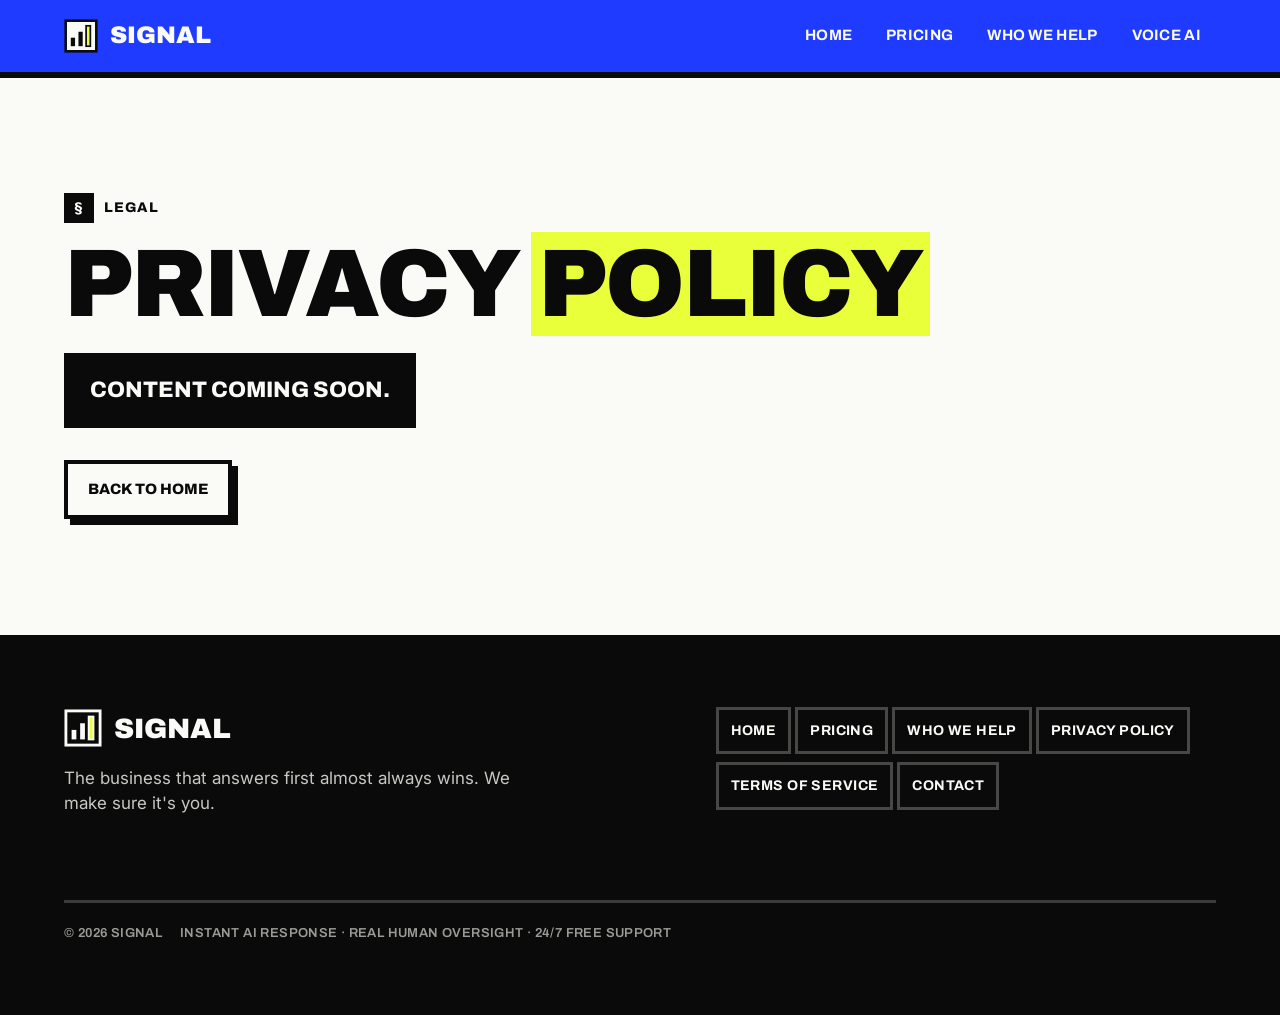
<file: designs/03-signal/privacy.html>
<!DOCTYPE html>
<html lang="en">
<head>
<meta charset="utf-8">
<meta name="viewport" content="width=device-width, initial-scale=1">
<title>Signal — Privacy Policy</title>
<meta name="description" content="Privacy Policy for Signal. Content coming soon.">
<meta name="theme-color" content="#1F3BFF">
<link rel="preconnect" href="https://fonts.googleapis.com">
<link rel="preconnect" href="https://fonts.gstatic.com" crossorigin>
<link href="https://fonts.googleapis.com/css2?family=Archivo:wght@400;500;600;700;800;900&family=Inter:wght@400;500;600;700&display=swap" rel="stylesheet">
<style>
:root{
  --cobalt:#1F3BFF;--yellow:#E8FF3A;--paper:#FAFAF7;--ink:#0A0A0A;--ink-70:#3A3A3A;
  --disp:"Archivo",-apple-system,BlinkMacSystemFont,"Segoe UI",Roboto,sans-serif;
  --body:"Inter",-apple-system,BlinkMacSystemFont,"Segoe UI",Roboto,sans-serif;
  --maxw:1240px;--pad:clamp(16px,4vw,44px);--bd:4px;--bd-thick:6px;
}
*{box-sizing:border-box}
html{-webkit-text-size-adjust:100%}
body{margin:0;background:var(--paper);color:var(--ink);font-family:var(--body);font-size:17px;line-height:1.55;-webkit-font-smoothing:antialiased;overflow-x:hidden;display:flex;flex-direction:column;min-height:100vh}
svg{max-width:100%;display:block}
a{color:inherit;text-decoration:none}
p{margin:0}
button{font-family:inherit;cursor:pointer}
h1,h2{margin:0;font-family:var(--disp);line-height:0.92;letter-spacing:-0.02em}
a:focus-visible,button:focus-visible{outline:4px solid var(--yellow);outline-offset:4px}
.wrap{max-width:var(--maxw);margin:0 auto;padding-inline:var(--pad);width:100%}
.skip{position:absolute;left:-9999px;top:0;z-index:300;background:var(--yellow);color:var(--ink);padding:14px 20px;font-family:var(--disp);font-weight:800;text-transform:uppercase;border:var(--bd) solid var(--ink)}
.skip:focus{left:12px;top:12px}
.site-header{position:sticky;top:0;z-index:100;background:var(--cobalt);color:var(--paper);border-bottom:var(--bd-thick) solid var(--ink)}
.nav{display:flex;align-items:center;justify-content:space-between;gap:16px;min-height:72px}
.brand{display:flex;align-items:center;gap:12px;font-family:var(--disp);font-weight:900;text-transform:uppercase;font-size:24px}
.brand .mark{width:34px;height:34px;flex:0 0 auto}
.nav-links{display:flex;align-items:center;gap:4px}
.nav-links a{font-family:var(--disp);font-weight:700;text-transform:uppercase;font-size:15px;letter-spacing:0.02em;padding:10px 12px;border:3px solid transparent}
.nav-links a:hover{border-color:var(--paper)}
.nav-toggle{display:none;background:var(--yellow);color:var(--ink);border:var(--bd) solid var(--ink);width:52px;height:52px;align-items:center;justify-content:center}
.nav-toggle svg{width:26px;height:26px}
@media (max-width:960px){
  .nav-links{position:fixed;inset:72px 0 auto 0;flex-direction:column;align-items:stretch;gap:0;background:var(--cobalt);border-bottom:var(--bd-thick) solid var(--ink);padding:8px var(--pad) 20px;display:none}
  .nav-links.open{display:flex}
  .nav-links a{padding:16px 4px;border:none;border-bottom:3px solid rgba(250,250,247,0.25)}
  .nav-toggle{display:inline-flex}
}
main{flex:1 0 auto;padding-block:clamp(48px,9vw,120px)}
.page-marker{display:inline-flex;align-items:center;gap:10px;font-family:var(--disp);font-weight:800;font-size:14px;text-transform:uppercase;letter-spacing:0.08em;margin-bottom:20px}
.page-marker .num{background:var(--ink);color:var(--paper);padding:4px 10px}
h1{font-weight:900;text-transform:uppercase;font-size:clamp(2.6rem,9vw,6rem);line-height:0.86}
h1 .hl{background:var(--yellow);color:var(--ink);padding:0 .08em}
.soon{margin-top:28px;display:inline-block;font-family:var(--disp);font-weight:800;text-transform:uppercase;font-size:clamp(1rem,2.4vw,1.4rem);background:var(--ink);color:var(--paper);padding:16px 22px;border:var(--bd) solid var(--ink)}
.back{margin-top:32px}
.back a{display:inline-flex;align-items:center;gap:10px;font-family:var(--disp);font-weight:800;text-transform:uppercase;font-size:15px;border:var(--bd) solid var(--ink);background:var(--paper);padding:14px 20px;min-height:52px;box-shadow:6px 6px 0 var(--ink)}
.back a:hover{background:var(--cobalt);color:var(--paper)}
.site-footer{flex:0 0 auto;background:var(--ink);color:var(--paper)}
.footer-inner{padding-block:clamp(40px,6vw,72px);display:grid;grid-template-columns:1.2fr 1fr;gap:clamp(24px,4vw,56px);align-items:start}
.footer-brand{display:flex;align-items:center;gap:12px;font-family:var(--disp);font-weight:900;text-transform:uppercase;font-size:28px}
.footer-brand .mark{width:38px;height:38px}
.footer-tag{margin-top:16px;color:#C7C7C3;max-width:44ch;line-height:1.5}
.footer-nav{display:flex;flex-wrap:wrap;gap:8px 4px}
.footer-nav a{font-family:var(--disp);font-weight:700;text-transform:uppercase;font-size:14px;letter-spacing:0.03em;padding:10px 12px;border:3px solid rgba(250,250,247,0.25)}
.footer-nav a:hover{border-color:var(--yellow);color:var(--yellow)}
.footer-legal{grid-column:1/-1;margin-top:32px;padding-top:20px;border-top:3px solid rgba(250,250,247,0.2);color:#9A9A96;font-size:13px;display:flex;flex-wrap:wrap;gap:6px 18px;font-family:var(--disp);text-transform:uppercase;font-weight:600;letter-spacing:0.03em}
@media (max-width:760px){.footer-inner{grid-template-columns:1fr}}
.sr-only{position:absolute;width:1px;height:1px;padding:0;margin:-1px;overflow:hidden;clip:rect(0,0,0,0);white-space:nowrap;border:0}
</style>
</head>
<body>
<a class="skip" href="#main">Skip to content</a>

<header class="site-header">
  <div class="wrap nav">
    <a class="brand" href="index.html" aria-label="Signal home">
      <svg class="mark" viewBox="0 0 40 40" fill="none" aria-hidden="true">
        <rect x="2" y="2" width="36" height="36" fill="#FAFAF7" stroke="#0A0A0A" stroke-width="3"/>
        <rect x="8" y="22" width="5" height="10" fill="#0A0A0A"/>
        <rect x="17" y="15" width="5" height="17" fill="#0A0A0A"/>
        <rect x="26" y="8" width="5" height="24" fill="#E8FF3A" stroke="#0A0A0A" stroke-width="2"/>
      </svg>
      Signal
    </a>
    <nav class="nav-links" id="navLinks" aria-label="Primary">
      <a href="index.html">Home</a>
      <a href="index.html#pricing">Pricing</a>
      <a href="index.html#who">Who We Help</a>
      <a href="index.html#voice">Voice AI</a>
    </nav>
    <button class="nav-toggle" id="navToggle" type="button" aria-expanded="false" aria-controls="navLinks" aria-label="Open menu">
      <svg viewBox="0 0 24 24" fill="none" stroke="#0A0A0A" stroke-width="3" aria-hidden="true"><path d="M3 6h18M3 12h18M3 18h18"/></svg>
    </button>
  </div>
</header>

<main id="main">
  <div class="wrap">
    <p class="page-marker"><span class="num">§</span> Legal</p>
    <h1>Privacy <span class="hl">Policy</span></h1>
    <p class="soon">Content coming soon.</p>
    <p class="back"><a href="index.html">Back to home</a></p>
  </div>
</main>

<footer class="site-footer" aria-labelledby="footer-h">
  <div class="wrap footer-inner">
    <h2 id="footer-h" class="sr-only">Footer</h2>
    <div>
      <div class="footer-brand">
        <svg class="mark" viewBox="0 0 40 40" fill="none" aria-hidden="true">
          <rect x="2" y="2" width="36" height="36" fill="#0A0A0A" stroke="#FAFAF7" stroke-width="3"/>
          <rect x="8" y="22" width="5" height="10" fill="#FAFAF7"/>
          <rect x="17" y="15" width="5" height="17" fill="#FAFAF7"/>
          <rect x="26" y="8" width="5" height="24" fill="#E8FF3A" stroke="#FAFAF7" stroke-width="2"/>
        </svg>
        Signal
      </div>
      <p class="footer-tag">The business that answers first almost always wins. We make sure it's you.</p>
    </div>
    <nav class="footer-nav" aria-label="Footer">
      <a href="index.html">Home</a>
      <a href="index.html#pricing">Pricing</a>
      <a href="index.html#who">Who We Help</a>
      <a href="privacy.html">Privacy Policy</a>
      <a href="terms.html">Terms of Service</a>
      <a href="#footer-h">Contact</a>
    </nav>
    <div class="footer-legal">
      <span>© 2026 Signal</span>
      <span>Instant AI Response · Real Human Oversight · 24/7 Free Support</span>
    </div>
  </div>
</footer>

<script>
(function(){
  var navToggle = document.getElementById('navToggle');
  var navLinks = document.getElementById('navLinks');
  navToggle.addEventListener('click', function(){
    var open = navLinks.classList.toggle('open');
    navToggle.setAttribute('aria-expanded', String(open));
    navToggle.setAttribute('aria-label', open ? 'Close menu' : 'Open menu');
  });
})();
</script>
</body>
</html>
</file>
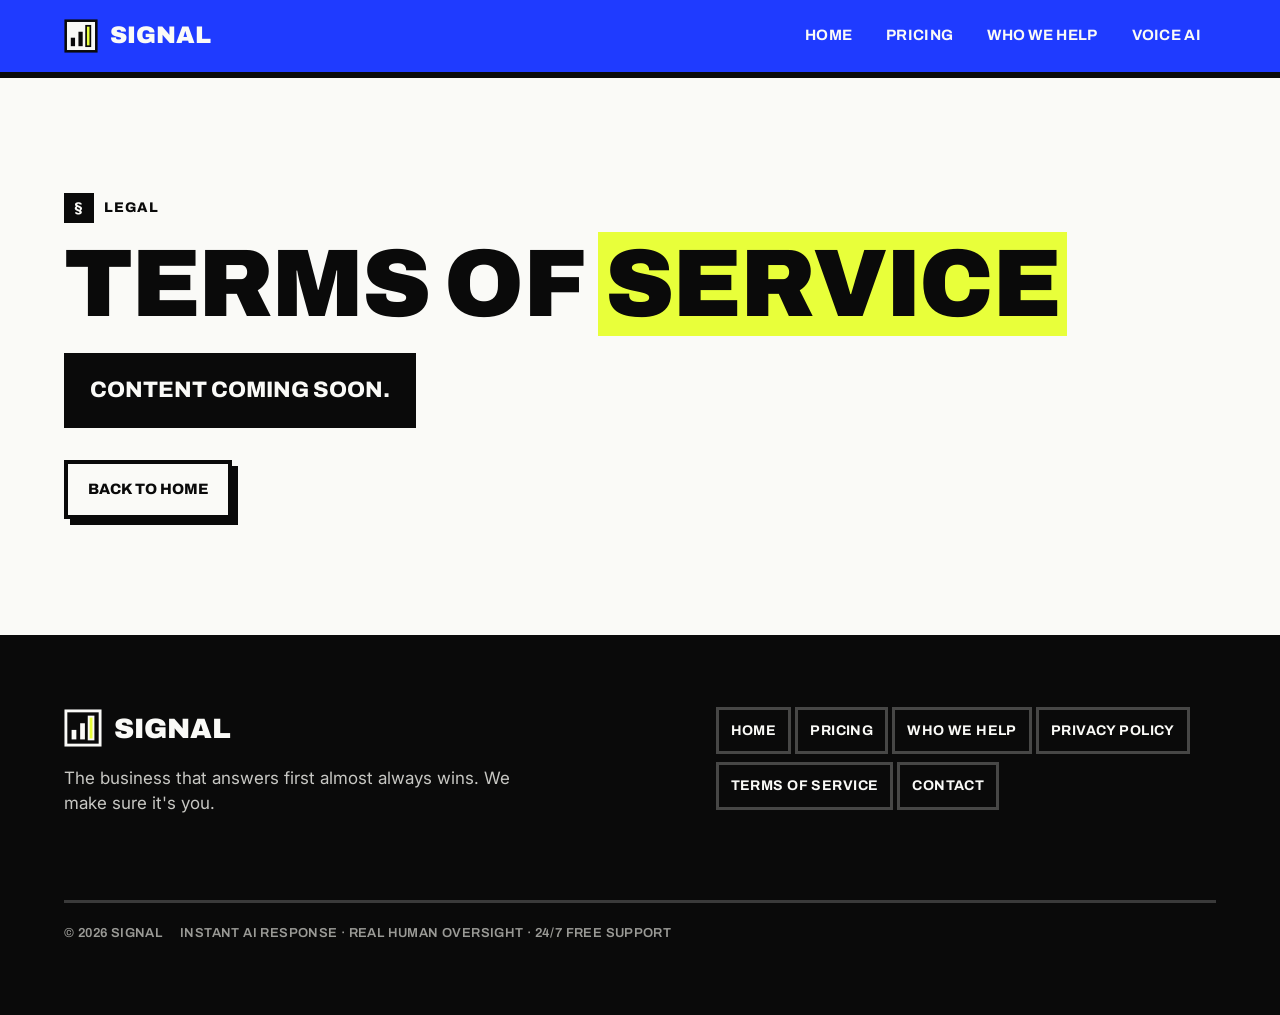
<file: designs/03-signal/terms.html>
<!DOCTYPE html>
<html lang="en">
<head>
<meta charset="utf-8">
<meta name="viewport" content="width=device-width, initial-scale=1">
<title>Signal — Terms of Service</title>
<meta name="description" content="Terms of Service for Signal. Content coming soon.">
<meta name="theme-color" content="#1F3BFF">
<link rel="preconnect" href="https://fonts.googleapis.com">
<link rel="preconnect" href="https://fonts.gstatic.com" crossorigin>
<link href="https://fonts.googleapis.com/css2?family=Archivo:wght@400;500;600;700;800;900&family=Inter:wght@400;500;600;700&display=swap" rel="stylesheet">
<style>
:root{
  --cobalt:#1F3BFF;--yellow:#E8FF3A;--paper:#FAFAF7;--ink:#0A0A0A;--ink-70:#3A3A3A;
  --disp:"Archivo",-apple-system,BlinkMacSystemFont,"Segoe UI",Roboto,sans-serif;
  --body:"Inter",-apple-system,BlinkMacSystemFont,"Segoe UI",Roboto,sans-serif;
  --maxw:1240px;--pad:clamp(16px,4vw,44px);--bd:4px;--bd-thick:6px;
}
*{box-sizing:border-box}
html{-webkit-text-size-adjust:100%}
body{margin:0;background:var(--paper);color:var(--ink);font-family:var(--body);font-size:17px;line-height:1.55;-webkit-font-smoothing:antialiased;overflow-x:hidden;display:flex;flex-direction:column;min-height:100vh}
svg{max-width:100%;display:block}
a{color:inherit;text-decoration:none}
p{margin:0}
button{font-family:inherit;cursor:pointer}
h1,h2{margin:0;font-family:var(--disp);line-height:0.92;letter-spacing:-0.02em}
a:focus-visible,button:focus-visible{outline:4px solid var(--yellow);outline-offset:4px}
.wrap{max-width:var(--maxw);margin:0 auto;padding-inline:var(--pad);width:100%}
.skip{position:absolute;left:-9999px;top:0;z-index:300;background:var(--yellow);color:var(--ink);padding:14px 20px;font-family:var(--disp);font-weight:800;text-transform:uppercase;border:var(--bd) solid var(--ink)}
.skip:focus{left:12px;top:12px}
.site-header{position:sticky;top:0;z-index:100;background:var(--cobalt);color:var(--paper);border-bottom:var(--bd-thick) solid var(--ink)}
.nav{display:flex;align-items:center;justify-content:space-between;gap:16px;min-height:72px}
.brand{display:flex;align-items:center;gap:12px;font-family:var(--disp);font-weight:900;text-transform:uppercase;font-size:24px}
.brand .mark{width:34px;height:34px;flex:0 0 auto}
.nav-links{display:flex;align-items:center;gap:4px}
.nav-links a{font-family:var(--disp);font-weight:700;text-transform:uppercase;font-size:15px;letter-spacing:0.02em;padding:10px 12px;border:3px solid transparent}
.nav-links a:hover{border-color:var(--paper)}
.nav-toggle{display:none;background:var(--yellow);color:var(--ink);border:var(--bd) solid var(--ink);width:52px;height:52px;align-items:center;justify-content:center}
.nav-toggle svg{width:26px;height:26px}
@media (max-width:960px){
  .nav-links{position:fixed;inset:72px 0 auto 0;flex-direction:column;align-items:stretch;gap:0;background:var(--cobalt);border-bottom:var(--bd-thick) solid var(--ink);padding:8px var(--pad) 20px;display:none}
  .nav-links.open{display:flex}
  .nav-links a{padding:16px 4px;border:none;border-bottom:3px solid rgba(250,250,247,0.25)}
  .nav-toggle{display:inline-flex}
}
main{flex:1 0 auto;padding-block:clamp(48px,9vw,120px)}
.page-marker{display:inline-flex;align-items:center;gap:10px;font-family:var(--disp);font-weight:800;font-size:14px;text-transform:uppercase;letter-spacing:0.08em;margin-bottom:20px}
.page-marker .num{background:var(--ink);color:var(--paper);padding:4px 10px}
h1{font-weight:900;text-transform:uppercase;font-size:clamp(2.6rem,9vw,6rem);line-height:0.86}
h1 .hl{background:var(--yellow);color:var(--ink);padding:0 .08em}
.soon{margin-top:28px;display:inline-block;font-family:var(--disp);font-weight:800;text-transform:uppercase;font-size:clamp(1rem,2.4vw,1.4rem);background:var(--ink);color:var(--paper);padding:16px 22px;border:var(--bd) solid var(--ink)}
.back{margin-top:32px}
.back a{display:inline-flex;align-items:center;gap:10px;font-family:var(--disp);font-weight:800;text-transform:uppercase;font-size:15px;border:var(--bd) solid var(--ink);background:var(--paper);padding:14px 20px;min-height:52px;box-shadow:6px 6px 0 var(--ink)}
.back a:hover{background:var(--cobalt);color:var(--paper)}
.site-footer{flex:0 0 auto;background:var(--ink);color:var(--paper)}
.footer-inner{padding-block:clamp(40px,6vw,72px);display:grid;grid-template-columns:1.2fr 1fr;gap:clamp(24px,4vw,56px);align-items:start}
.footer-brand{display:flex;align-items:center;gap:12px;font-family:var(--disp);font-weight:900;text-transform:uppercase;font-size:28px}
.footer-brand .mark{width:38px;height:38px}
.footer-tag{margin-top:16px;color:#C7C7C3;max-width:44ch;line-height:1.5}
.footer-nav{display:flex;flex-wrap:wrap;gap:8px 4px}
.footer-nav a{font-family:var(--disp);font-weight:700;text-transform:uppercase;font-size:14px;letter-spacing:0.03em;padding:10px 12px;border:3px solid rgba(250,250,247,0.25)}
.footer-nav a:hover{border-color:var(--yellow);color:var(--yellow)}
.footer-legal{grid-column:1/-1;margin-top:32px;padding-top:20px;border-top:3px solid rgba(250,250,247,0.2);color:#9A9A96;font-size:13px;display:flex;flex-wrap:wrap;gap:6px 18px;font-family:var(--disp);text-transform:uppercase;font-weight:600;letter-spacing:0.03em}
@media (max-width:760px){.footer-inner{grid-template-columns:1fr}}
.sr-only{position:absolute;width:1px;height:1px;padding:0;margin:-1px;overflow:hidden;clip:rect(0,0,0,0);white-space:nowrap;border:0}
</style>
</head>
<body>
<a class="skip" href="#main">Skip to content</a>

<header class="site-header">
  <div class="wrap nav">
    <a class="brand" href="index.html" aria-label="Signal home">
      <svg class="mark" viewBox="0 0 40 40" fill="none" aria-hidden="true">
        <rect x="2" y="2" width="36" height="36" fill="#FAFAF7" stroke="#0A0A0A" stroke-width="3"/>
        <rect x="8" y="22" width="5" height="10" fill="#0A0A0A"/>
        <rect x="17" y="15" width="5" height="17" fill="#0A0A0A"/>
        <rect x="26" y="8" width="5" height="24" fill="#E8FF3A" stroke="#0A0A0A" stroke-width="2"/>
      </svg>
      Signal
    </a>
    <nav class="nav-links" id="navLinks" aria-label="Primary">
      <a href="index.html">Home</a>
      <a href="index.html#pricing">Pricing</a>
      <a href="index.html#who">Who We Help</a>
      <a href="index.html#voice">Voice AI</a>
    </nav>
    <button class="nav-toggle" id="navToggle" type="button" aria-expanded="false" aria-controls="navLinks" aria-label="Open menu">
      <svg viewBox="0 0 24 24" fill="none" stroke="#0A0A0A" stroke-width="3" aria-hidden="true"><path d="M3 6h18M3 12h18M3 18h18"/></svg>
    </button>
  </div>
</header>

<main id="main">
  <div class="wrap">
    <p class="page-marker"><span class="num">§</span> Legal</p>
    <h1>Terms of <span class="hl">Service</span></h1>
    <p class="soon">Content coming soon.</p>
    <p class="back"><a href="index.html">Back to home</a></p>
  </div>
</main>

<footer class="site-footer" aria-labelledby="footer-h">
  <div class="wrap footer-inner">
    <h2 id="footer-h" class="sr-only">Footer</h2>
    <div>
      <div class="footer-brand">
        <svg class="mark" viewBox="0 0 40 40" fill="none" aria-hidden="true">
          <rect x="2" y="2" width="36" height="36" fill="#0A0A0A" stroke="#FAFAF7" stroke-width="3"/>
          <rect x="8" y="22" width="5" height="10" fill="#FAFAF7"/>
          <rect x="17" y="15" width="5" height="17" fill="#FAFAF7"/>
          <rect x="26" y="8" width="5" height="24" fill="#E8FF3A" stroke="#FAFAF7" stroke-width="2"/>
        </svg>
        Signal
      </div>
      <p class="footer-tag">The business that answers first almost always wins. We make sure it's you.</p>
    </div>
    <nav class="footer-nav" aria-label="Footer">
      <a href="index.html">Home</a>
      <a href="index.html#pricing">Pricing</a>
      <a href="index.html#who">Who We Help</a>
      <a href="privacy.html">Privacy Policy</a>
      <a href="terms.html">Terms of Service</a>
      <a href="#footer-h">Contact</a>
    </nav>
    <div class="footer-legal">
      <span>© 2026 Signal</span>
      <span>Instant AI Response · Real Human Oversight · 24/7 Free Support</span>
    </div>
  </div>
</footer>

<script>
(function(){
  var navToggle = document.getElementById('navToggle');
  var navLinks = document.getElementById('navLinks');
  navToggle.addEventListener('click', function(){
    var open = navLinks.classList.toggle('open');
    navToggle.setAttribute('aria-expanded', String(open));
    navToggle.setAttribute('aria-label', open ? 'Close menu' : 'Open menu');
  });
})();
</script>
</body>
</html>
</file>
